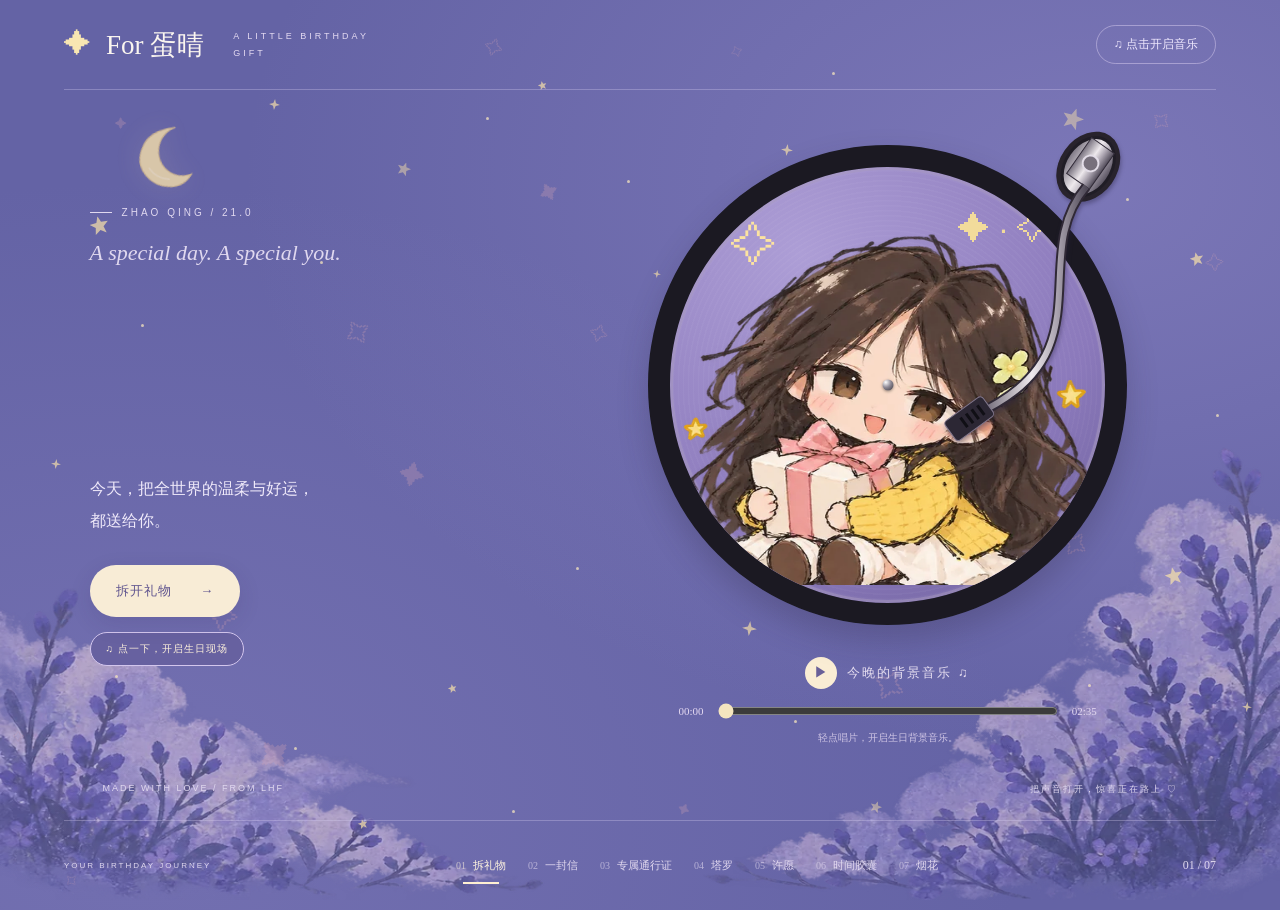
<file: zq/index.html>
<!doctype html>
<html lang="zh-CN"><head><meta charset="utf-8"><meta name="viewport" content="width=device-width,initial-scale=1,viewport-fit=cover"><meta name="theme-color" content="#fbf3f1"><meta name="description" content="一份送给赵晴的21岁生日礼物：信、专属通行证、好运、许愿与烟花。"><meta name="birthday-build" content="zq-mobile-share-20261102"><title>蛋晴的21岁生日 · from lhf</title><style>:root{--ink:#604b50;--pink:#b86780;--muted:#a38c90;--line:#e8d7d8;--paper:#fffaf5}*{box-sizing:border-box}body{margin:0;background:#fcf6f3;color:var(--ink);font-family:Microsoft YaHei,PingFang SC,sans-serif;font-size:14px;background-image:radial-gradient(ellipse at 85% 40%,#f6d9df96,transparent 45%),radial-gradient(ellipse at 10% 80%,#f9e4e4,transparent 44%);transition:background .7s,color .7s}button,a{-webkit-tap-highlight-color:transparent}button{font:inherit;cursor:pointer}button:focus-visible,a:focus-visible{outline:2px solid #b86780;outline-offset:5px}header{height:98px;margin:0 7%;display:flex;justify-content:space-between;align-items:center;border-bottom:1px solid var(--line);position:relative;z-index:3}.brand{color:inherit;text-decoration:none;font:700 24px Georgia,serif;display:flex;align-items:center;gap:6px}.bow{font-size:43px;color:#bb7f94;margin-right:9px}.edition{font:8px sans-serif;letter-spacing:2px;margin-left:23px;max-width:110px;line-height:1.8;color:var(--muted)}.music{border:1px solid var(--line);border-radius:30px;background:transparent;color:inherit;padding:10px 17px;font-size:12px}.page{display:none;position:relative;min-height:calc(100dvh - 197px);padding:40px 8% 36px;animation:enter .6s both}.page.active{display:block}@keyframes enter{0%{opacity:0;transform:translateY(10px)}to{opacity:1;transform:none}}.page#home.active{display:grid;grid-template-columns:1fr 1fr;align-items:center;padding-top:45px;padding-bottom:70px;min-height:calc(100dvh - 197px)}.eyebrow{font:10px sans-serif;letter-spacing:3px;color:#a77780}.eyebrow span{display:inline-block;background:#b67b8a;width:22px;height:1px;vertical-align:middle;margin-right:10px}.handwritten{font:italic 25px Georgia,serif;color:#ba7c8f;margin:22px 0}.hero-copy{z-index:1}.hero-copy h1{font:normal clamp(40px,4.7vw,76px)/1.38 "Songti SC","SimSun",serif;letter-spacing:3px;margin:18px 0}.pink{color:#b96c85}.hero-copy h1 i{font-size:40px;color:#c79d72;vertical-align:top;margin-left:14px}.intro{font-size:13px;line-height:2.1;color:#958087;margin:21px 0 28px}.primary{border:0;border-radius:6px;background:#b76c83;color:#fff9f7;padding:17px 26px;box-shadow:0 7px 17px #ac71831a;font-size:13px;letter-spacing:1px;transition:.2s}.primary:hover{background:#a75b73;transform:translateY(-2px)}.primary span{margin-left:24px}.tiny-note{font-size:10px;color:#ac9599;margin-top:17px;letter-spacing:1px}.hero-art{position:relative;width:100%;aspect-ratio:1.15;min-width:0}.orbit{position:absolute;top:3%;right:2%;bottom:1%;left:2%;border:1px solid #d8b4bd80;border-radius:50%;transform:rotate(-18deg)}.orbit:after{content:"";position:absolute;top:15px;right:-17px;bottom:15px;left:-17px;border:1px dashed #d8b4bd80;border-radius:50%}.sticker{display:block;aspect-ratio:1;background-repeat:no-repeat;background-size:300% 200%;filter:drop-shadow(0 8px 8px #79504c0c);pointer-events:none}.s1{background-image:url(assets/girl-yellow.cd31681ace.webp)}.s2{background-image:url(assets/girl-cat.1d99b2f7d0.webp)}.p0{background-position:0 0}.p1{background-position:50% 0}.p2{background-position:100% 0}.p3{background-position:0 100%}.p4{background-position:50% 100%}.p5{background-position:100% 100%}.main-sticker{position:absolute;width:78%;left:7%;bottom:0;transform:rotate(-6deg)}.balloon{position:absolute;width:44%;right:-9%;top:-14%;transform:rotate(10deg)}.peace{position:absolute;width:34%;left:-14%;bottom:-3%;transform:rotate(-11deg)}.art-caption{position:absolute;top:-5%;left:7%;font:italic 19px Georgia;color:#b1838b;transform:rotate(-8deg)}.stamp{position:absolute;bottom:5%;right:0;transform:rotate(13deg);border:1px solid #b77d8f;border-radius:50%;width:80px;height:80px;display:flex;flex-direction:column;align-items:center;justify-content:center;color:#b77d8f;font:20px Georgia}.stamp small{font:10px sans-serif;margin-top:5px}.star{position:absolute;color:#c59a63;font-size:40px}.star-a{left:0;top:25%}.star-b{right:6%;top:40%;font-size:30px}.art-tag{position:absolute;bottom:-22px;left:29%;background:#fff9f3;padding:10px 18px;box-shadow:0 2px 8px #604b5010;font-size:11px;letter-spacing:2px;transform:rotate(-4deg);color:#a47d83}.home-bottom{position:absolute;left:8%;right:8%;bottom:24px;display:flex;justify-content:space-between;color:#b29b9e;font-size:8px;letter-spacing:2px}footer{min-height:99px;margin:0 7%;border-top:1px solid var(--line);display:flex;align-items:center;justify-content:space-between;gap:20px;position:relative;z-index:2}.footer-label{font-size:8px;letter-spacing:2px;color:#aa9497}.page-number{font:12px Georgia;color:#a58b91}nav{display:flex;gap:28px}nav button{border:0;background:none;color:#b09b9e;padding:13px 1px;position:relative;font-size:11px}nav button span{font:10px Georgia;margin-right:7px;opacity:.65}nav button.selected{color:#a65973}nav button.selected:after{content:"";position:absolute;bottom:2px;left:15%;right:15%;height:2px;background:#b8798e}.section-heading{text-align:center}.section-heading .handwritten{font-size:22px;margin:5px 0 16px}.section-heading h2{font:normal clamp(28px,3vw,44px)/1.5 "SimSun",serif;letter-spacing:2px;margin:0 0 14px}.section-heading>p:last-child{font-size:12px;color:#a18b90;line-height:1.8}.text-button{display:block;margin:25px auto 0;border:0;background:transparent;color:#b27d8b;font-size:12px;padding:10px}.letter-wrap{position:relative;max-width:940px;margin:35px auto 0}.letter-paper{position:relative;margin:auto;width:66%;padding:30px 45px;background:#fff7ee;border:1px solid #e6c9bf;outline:1px solid #e8d1c7;outline-offset:-10px;box-shadow:0 12px 40px #8a565412;transform:rotate(-.7deg);font:14px/2.15 KaiTi,SimSun,serif}.paper-top{text-align:center;color:#b9818c;font:24px Georgia;margin-bottom:25px}.paper-top em{margin:0 15px}.letter-paper p{margin:0 0 18px}.signature{text-align:right}.draft-note{font:10px/1.6 sans-serif;color:#bda8a0;border-top:1px dashed #e5d6cd;margin-top:22px;padding-top:12px}.placeholder{border-bottom:1px dashed #bf8e9b}.letter-friend{width:28%;position:absolute;left:-3%;top:0;transform:rotate(-12deg)}.plush{width:28%;position:absolute;bottom:-10px;right:-3%;transform:rotate(8deg)}.tarot-stage{position:relative;max-width:1000px;margin:25px auto 0;border-radius:50% 50% 12px 12px;background:radial-gradient(ellipse at 50% 75%,#81505a,#482b3a);height:330px;box-shadow:inset 0 0 0 1px #c09a7930;overflow:visible;padding-top:35px}.moon{font:50px Georgia;color:#dfc6a0;text-align:center}.deck{height:190px;display:flex;align-items:flex-end;justify-content:center;padding:0 12%;overflow-x:auto;overflow-y:hidden;scrollbar-width:thin;scrollbar-color:#b08986 transparent}.tarot-card{position:relative;flex:0 0 67px;height:120px;margin-left:-43px;border:1px solid #bc9876;border-radius:5px;background:repeating-linear-gradient(45deg,transparent 0 8px,#d3a46808 8px 9px),#663b49;box-shadow:-3px 0 8px #25151d60;color:#e4c59b;transform:translateY(var(--y)) rotate(var(--r));transition:transform .25s,border-color .25s;transform-origin:center bottom}.tarot-card:before{content:"";position:absolute;top:5px;right:5px;bottom:5px;left:5px;border:1px solid #c5a17c88;border-radius:3px}.tarot-card:after{content:"✧";font:34px Georgia}.tarot-card:hover,.tarot-card:focus-visible{transform:translateY(-35px) rotate(0);border-color:#fff0bf;z-index:4}.tarot-card:first-child{margin-left:0}.deck-hint{text-align:center;color:#d7b7b7;font-size:10px;letter-spacing:2px}.fortune-friend{position:absolute;width:220px;bottom:-15px;left:-50px;z-index:5}.thinking{position:absolute;width:180px;bottom:-20px;right:-20px}.small-print{text-align:center;font-size:10px;color:#b199a0;margin-top:28px}.cake-scene{height:270px;max-width:700px;margin:20px auto;position:relative;display:flex;justify-content:center;align-items:flex-end}.cake-friend{position:absolute;width:220px;left:-20px;bottom:0}.cake-drawing{position:relative;width:230px;height:210px;filter:drop-shadow(0 15px 15px #b97e7e1c);margin-left:70px}.candle{height:55px;width:13px;position:absolute;top:0;left:108px;background:repeating-linear-gradient(135deg,#fff1db 0 7px,#d28598 7px 12px);border-radius:3px;z-index:2}.flame{display:none;position:absolute;width:16px;height:27px;top:-28px;left:-2px;border-radius:80% 15% 65% 40%;background:radial-gradient(ellipse at 40% 80%,#fff9b7,#ffc269 65%,#e38d53);box-shadow:0 0 35px #ffbf55;transform:rotate(-20deg);animation:flicker .5s infinite alternate}.flame.lit{display:block}@keyframes flicker{to{transform:rotate(-9deg) scale(.9,1.06)}}.cake-top{position:absolute;top:44px;left:10px;width:210px;height:51px;border-radius:50%;background:#fff5e9;border:2px solid #edc5ca;z-index:2;display:flex;justify-content:space-around;align-items:center;color:#c2607c;font-size:23px}.cake-body{position:absolute;top:65px;width:210px;left:10px;height:117px;border-radius:0 0 48% 48%/0 0 20% 20%;background:repeating-linear-gradient(90deg,#edb4c3 0 10px,#f4c7d1 10px 15px);border:2px solid #e9aebf;display:grid;place-items:center;color:#af6581;font-size:48px}.cake-base{position:absolute;bottom:20px;width:230px;height:30px;border-radius:50%;background:#fff1df;border:7px dotted #f3d6c7;z-index:3}.plate{position:absolute;bottom:4px;left:-15px;width:260px;height:32px;background:#e7d6c9;border-radius:50%;z-index:0}.cake-star{position:absolute;right:15%;top:40px;font-size:35px;color:#ccaa76}.steps{display:flex;justify-content:center;gap:15px;margin:20px auto;color:#ba9fa4;font-size:11px}.steps i{font-style:normal;opacity:.4}.steps .current{color:#b46980}#cake>.primary{display:block;margin:25px auto 0;min-width:190px}#cake .text-button{margin-top:12px}.final-copy{position:relative;z-index:1;text-align:center;padding-top:36px}.final-copy h2{font:normal clamp(40px,5vw,68px)/1.4 "SimSun",serif;color:#f3e0c3;letter-spacing:4px;margin:22px 0}.final-copy>p:not(.handwritten){font-size:13px;color:#c2b8b8;line-height:2}.outline-button{background:#0e17263d;border:1px solid #c3a57988;padding:13px 23px;color:#e5c9a7;border-radius:4px;margin-top:15px}.night{background:#09131f;color:#ecd9c4}.night header,.night footer{--line:#bd9b6f30}.night .brand,.night .music{color:#d5bda0}.night .handwritten{color:#c6aa8e}.night footer nav button.selected{color:#dfc49e}.celebrate{position:absolute;width:200px;right:10%;top:160px;transform:rotate(9deg)}.tea-end{position:absolute;left:5%;bottom:28px;display:flex;align-items:center;color:#c7b1a5;font-size:11px;line-height:1.9;transform:rotate(-3deg)}.tea-end .sticker{width:125px}.tea-end small{color:#887e80;font-size:9px}.final-signature{text-align:right;font-size:10px;letter-spacing:2px;color:#b6a08d;margin-top:30px}#fireworks{position:fixed;top:0;right:0;bottom:0;left:0;pointer-events:none;z-index:0;width:100%;height:100%;display:none}.night #fireworks{display:block}dialog{border:1px solid #ecd7ce;border-radius:16px;background:#fff9f3;color:var(--ink);padding:45px;max-width:790px;width:90%;box-shadow:0 30px 100px #2e1e3960}dialog::backdrop{background:#2b152c99;-webkit-backdrop-filter:blur(7px);backdrop-filter:blur(7px)}.close{position:absolute;right:15px;top:10px;border:0;background:transparent;color:#a27c83;font-size:28px}.reading-layout{display:grid;grid-template-columns:220px 1fr;gap:35px;align-items:center}.revealed-card{background:radial-gradient(ellipse at center,#915962,#432b3a);color:#e5c59c;height:345px;border:1px solid #c6a77e;outline:1px solid #bd986f;outline-offset:-11px;border-radius:10px;text-align:center;display:flex;flex-direction:column;align-items:center;justify-content:space-around;padding:25px 15px;animation:flip .7s both}@keyframes flip{0%{transform:rotateY(90deg)}to{transform:rotateY(0)}}#card-symbol{font:88px Georgia;text-shadow:0 0 30px #d7b88f66}.revealed-card h3{font:23px SimSun,serif;margin:0}.revealed-card small{font:7px Georgia;letter-spacing:2px}.reading-copy h2{font:28px SimSun,serif}.reading-copy>p{font-size:13px;line-height:2}.reading-copy .eyebrow{font-size:8px;letter-spacing:2px}.lucky-note{padding:12px 0;border-top:1px solid var(--line);border-bottom:1px solid var(--line);font-size:11px;color:#b18186}.reading-copy .secret{font-size:10px;color:#bba2a3}.reading-copy .primary{font-size:10px;padding:14px}.reading-copy .text-button{margin:10px 0 0}.toast{position:fixed;bottom:110px;left:50%;transform:translate(-50%);background:#684350ed;color:#fff;padding:12px 25px;border-radius:30px;opacity:0;pointer-events:none;z-index:20;font-size:12px;transition:opacity .3s}.toast.show{opacity:1}.sparkles{position:fixed;top:0;right:0;bottom:0;left:0;pointer-events:none;overflow:hidden}.sparkles span{position:absolute;color:#d8a4b247;font-size:23px}.night .sparkles{display:none}@media(min-width:1500px){main{max-width:1500px;margin:auto}.hero-art{max-width:650px}}@media(max-width:900px){.edition,.footer-label{display:none}nav{gap:16px}.hero-copy h1{font-size:46px}.hero-art{transform:scale(.95)}.celebrate{right:1%;width:145px}.fortune-friend{width:170px;left:-20px}.thinking{width:140px;right:-10px}.letter-paper{width:75%;padding:30px}.cake-friend{left:0;width:180px}.tea-end{left:1%}}@media(max-width:600px){header{height:75px;margin:0 6%}.brand{font-size:20px}.bow{font-size:34px}.music{padding:8px 12px;font-size:10px}.page{padding:28px 6% 30px;min-height:calc(100dvh - 164px)}.page#home.active{grid-template-columns:1fr;padding:28px 8% 62px;min-height:calc(100dvh - 164px)}.hero-copy h1{font-size:42px;margin:12px 0;line-height:1.3}.hero-copy .handwritten{font-size:19px;margin:16px 0 10px}.hero-copy .intro{font-size:11px;margin:15px 0 18px}.eyebrow{font-size:8px;letter-spacing:2px}.hero-copy .primary{padding:14px 20px;font-size:11px}.tiny-note{font-size:9px;margin-top:12px}.hero-art{width:82%;justify-self:center;margin-top:28px;aspect-ratio:1.3}.main-sticker{width:72%;left:11%}.balloon{width:40%;right:-11%;top:-11%}.peace{width:35%;left:-12%;bottom:0}.art-caption{font-size:14px;left:1%;top:0}.stamp{width:57px;height:57px;font-size:15px;right:-5%}.stamp small{font-size:8px}.star{font-size:25px}.art-tag{font-size:9px;padding:7px 12px;bottom:-10px;left:20%}.home-bottom{bottom:20px;font-size:6px;letter-spacing:1px;gap:20px}.home-bottom span:last-child{font-size:8px}.orbit{top:0;right:0;bottom:0;left:0}.section-heading h2{font-size:28px}.section-heading .handwritten{font-size:20px}.section-heading>p:last-child{font-size:11px}footer{min-height:89px;margin:0 5%;gap:5px;justify-content:center}nav{gap:15px}nav button{font-size:10px}nav button span{display:block;margin:0 0 5px}.page-number{display:none}.letter-wrap{margin:25px auto 0;padding:0 0 60px}.letter-paper{width:93%;font-size:12px;padding:25px 26px}.paper-top{font-size:21px;margin-bottom:22px}.letter-friend{width:100px;left:-20px;top:-13px;z-index:1;transform:translate(-15%) rotate(-10deg)}.plush{width:130px;right:-10px;bottom:-2px}.letter-paper .draft-note{font-size:8px}.tarot-stage{height:350px;margin-top:28px;border-radius:180px 180px 15px 15px;overflow:hidden;padding-top:25px}.fortune-friend{width:130px;left:-18px;bottom:5px}.thinking{width:110px;right:-10px;bottom:8px}.deck{justify-content:flex-start;padding:20px 55px 0;height:190px;align-items:center}.tarot-card{flex-basis:76px;height:135px;margin-left:-38px}.deck-hint{font-size:8px;letter-spacing:0;position:absolute;bottom:2px;left:0;right:0}.small-print{font-size:8px}.cake-scene{height:260px}.cake-friend{width:130px;left:-20px;bottom:0}.cake-drawing{transform:scale(.85);margin-left:45px}.cake-star{right:4%;top:40px}.steps{gap:10px;font-size:10px}.final-copy{padding-top:30px}.final-copy .handwritten{font-size:17px;line-height:1.6;padding:0 20px}.final-copy h2{font-size:42px}.celebrate{position:relative;width:140px;top:auto;right:auto;margin:15px auto 0}.tea-end{position:relative;left:auto;bottom:auto;justify-content:center;margin-top:0}.tea-end .sticker{width:90px}.final-signature{text-align:center;font-size:8px;margin:15px 0 5px}.final-copy .text-button{margin-top:10px}.reading-layout{grid-template-columns:1fr;gap:10px}.revealed-card{width:155px;height:220px;margin:0 auto;padding:17px 10px}#card-symbol{font-size:55px}.revealed-card h3{font-size:19px}.revealed-card small{font-size:5px}.reading-copy{text-align:center}.reading-copy h2{font-size:25px;margin:12px 0}.reading-copy>p{font-size:12px;margin:10px 0}.reading-copy .secret{font-size:9px}dialog{padding:27px 24px;max-height:90dvh}.reading-copy .text-button{margin:8px auto 0}.toast{font-size:10px;width:max-content;max-width:90%}}@media(prefers-reduced-motion:reduce){*,*:before,*:after{animation:none!important;transition:none!important}}:root{scroll-behavior:smooth}@media(max-width:600px){.hero-copy h1{font-size:clamp(28px,8.3vw,42px);letter-spacing:1px}.hero-copy h1 i{font-size:24px;margin-left:5px}.hero-art{margin-top:20px}.intro br{display:none}.page#home.active{padding-top:24px}.hero-copy .handwritten{font-size:clamp(15px,4.3vw,19px)}}.reading-friend{width:70px;float:right;margin:-15px -12px 0 5px}.spread-meta{max-width:760px;margin:22px auto 0;display:flex;justify-content:space-between;gap:16px;align-items:center;font-size:10px;color:#ad8c94;letter-spacing:1px}.spread-meta strong{color:#a85b76;font-size:12px;white-space:nowrap}.spread-instruction{text-align:center;color:#a56a7e;font-size:12px;margin:20px 0 15px}.spread-slots{display:grid;grid-template-columns:repeat(3,1fr);gap:12px;max-width:760px;margin:auto}.spread-slot{background:#fffaf680;border:1px dashed #dbc2c9;border-radius:9px;min-height:138px;display:flex;flex-direction:column;align-items:center;padding:15px 10px;color:#a38b91;gap:7px}.spread-slot:disabled{cursor:default;opacity:1}.spread-slot.filled{border:1px solid #c798a7;background:#fff9f4;box-shadow:0 4px 20px #9d65760b;transition:transform .2s}.spread-slot.filled:hover{transform:translateY(-3px)}.slot-index{font-size:9px;letter-spacing:2px;color:#ad7b8c}.slot-symbol{font:27px Georgia;color:#c69b6f}.spread-slot strong{font:16px SimSun,serif;font-weight:400;color:#8d6877}.spread-slot small{font-size:9px;line-height:1.6;color:#b29ca1}.spread-summary{max-width:760px;margin:28px auto 0;text-align:center;background:#f7e7e9;padding:20px;border-radius:8px;font-size:13px;color:#9b6578}.spread-summary p{font-size:11px;line-height:1.9;margin-bottom:0}.spread-summary[hidden]{display:none}#tarot .tarot-stage{margin-top:25px;height:290px}#tarot .moon{font-size:38px}#tarot .deck{height:165px}.tarot-card.picked{background:#b67c83;color:#ffe0aa}.tarot-card.picked:after{content:none}.tarot-card.picked{font:30px Georgia}.tarot-card.sealed{opacity:.38;cursor:default;filter:saturate(.45)}.tarot-card.sealed:hover{transform:translateY(var(--y)) rotate(var(--r));z-index:auto}#tarot .small-print{margin:14px 0 0}#spread-storage{font-size:9px;color:#b29ca3}#tarot .text-button{margin-top:14px}#reading{max-width:880px;width:94%;padding:40px;max-height:92dvh;overflow:auto}#reading .reading-layout{grid-template-columns:225px minmax(0,1fr);align-items:start;gap:35px}#reading .revealed-card{height:365px;margin-top:10px;position:sticky;top:0}#reading .reading-copy{min-width:0}#reading .reading-copy h2{font-size:30px;margin:14px 0}#reading .reading-copy .eyebrow{letter-spacing:2px;font-size:10px;margin-top:5px;color:#a77486}#reading .fortune-keywords{font-size:11px;color:#b3828e;margin:0 0 18px;clear:both}.card-footer{font:6px Georgia;letter-spacing:1.4px;opacity:.65}.tarot-tabs{display:flex;border-bottom:1px solid #e7d2d6;margin-bottom:16px;gap:16px}.tarot-tabs button{font-size:11px;white-space:nowrap;background:none;border:0;border-bottom:2px solid transparent;color:#b4979f;padding:10px 0;margin-bottom:-1px}.tarot-tabs button.active{border-color:#b66b84;color:#99576e}.tarot-panel{font-size:13px;line-height:2;color:#816a73;min-height:136px}.tarot-panel[hidden]{display:none}.tarot-panel p{margin:0 0 14px}.tarot-symbols{margin-top:15px;padding:12px 0;border-top:1px solid #ebd9d8;border-bottom:1px solid #ebd9d8}.tarot-symbols summary{font-size:11px;color:#a37483;cursor:pointer}.tarot-symbols p{font-size:12px;line-height:1.8;color:#8d727c;margin:10px 0 4px}.tarot-symbols small{font-size:9px;color:#b49ca2}.tarot-source{display:inline-block;font-size:9px;color:#b39ca0;margin:12px 0 17px;text-underline-offset:3px}#reading #keep-reading{display:block;font-size:11px;padding:14px 18px;width:100%}.action-done{display:block;text-align:left;padding:9px 13px;border:1px solid #dec1c9;background:#fcf0ef;color:#ac7384;border-radius:5px;font-size:10px;line-height:1.7;margin:0 0 16px}.action-done[aria-pressed=true]{background:#efe6d7;color:#867148;border-color:#cfc19e}#tarot-question{display:block;font-size:11px;color:#96747f;margin-bottom:8px}#tarot-note{width:100%;resize:vertical;min-height:76px;font:12px/1.8 inherit;border:1px solid #e5d2d6;background:#fffdfa;color:#715966;border-radius:5px;padding:10px}#tarot-note:focus{outline:1px solid #bd8196}.note-save-row{display:flex;gap:12px;align-items:center;margin-top:8px}.note-save-row button{background:none;border:0;color:#ad6b83;padding:0;font-size:10px;white-space:nowrap}.note-save-row span{font-size:9px;color:#ad999e;line-height:1.6}#reading .reading-friend{width:65px;margin-top:-8px}#tarot .thinking{width:150px}#tarot .fortune-friend{width:190px}@media(max-width:600px){.spread-meta{font-size:8px;letter-spacing:0;margin-top:18px}.spread-meta strong{font-size:10px}.spread-instruction{font-size:10px;margin:16px 0 12px}.spread-slots{gap:7px}.spread-slot{min-height:120px;padding:12px 5px;gap:7px}.slot-index{font-size:8px;letter-spacing:0}.slot-symbol{font-size:22px}.spread-slot strong{font-size:14px}.spread-slot small{font-size:8px;line-height:1.6}#tarot .tarot-stage{height:290px;border-radius:140px 140px 12px 12px;margin-top:20px}#tarot .deck{height:160px;padding-top:15px}#tarot .fortune-friend{width:110px;bottom:12px}#tarot .thinking{width:100px;bottom:12px}#tarot .small-print{font-size:8px;line-height:1.8}#spread-storage{font-size:8px}.spread-summary{padding:16px 12px}.spread-summary strong{font-size:12px}.spread-summary p{font-size:10px}#reading{padding:30px 22px}#reading .reading-layout{grid-template-columns:1fr;gap:20px}#reading .revealed-card{position:relative;top:auto;width:150px;height:225px;margin:0 auto;padding:18px 12px}#reading .reading-copy{text-align:left}#reading .reading-copy h2{font-size:26px;margin:12px 0}#reading .reading-copy .eyebrow{font-size:9px}#reading .reading-copy .fortune-keywords{font-size:10px}.tarot-tabs{gap:16px;margin-bottom:13px}.tarot-tabs button{font-size:10px}.tarot-panel{font-size:12px;min-height:110px}.tarot-symbols summary{font-size:10px}#reading #keep-reading{font-size:10px}.card-footer{font-size:5px;letter-spacing:.7px}#reading .reading-friend{width:60px}}.age-badge{display:flex;flex-direction:column;align-items:center;justify-content:center;gap:1px;width:87px;height:87px;border:1px solid #fff5dc;border-radius:50%;background:#fff7e9d9;box-shadow:0 2px #c8879c1a;position:relative;margin-top:10px;z-index:2}.cake-body .age-badge b{font:italic 45px/.95 Georgia,serif;font-weight:700;letter-spacing:0;color:#b87488;text-shadow:1px 2px 0 #ffe8ce}.age-tiny{font:7px Georgia,serif;letter-spacing:2px;color:#b38a66}.age-badge:before,.age-badge:after{content:"✦";position:absolute;top:35px;color:#cba576;font-size:12px}.age-badge:before{left:8px}.age-badge:after{right:8px}.letter-paper.final-letter{width:78%;padding:38px 47px;line-height:2.1;transform:rotate(-.35deg)}.final-letter p{margin-bottom:20px}.final-letter .signature{margin-top:26px;font-size:14px;color:#ac7386}.final-letter .paper-top{margin-bottom:30px}@media(max-width:600px){.letter-paper.final-letter{width:96%;padding:30px 26px;font-size:13px;line-height:2.05}.final-letter .paper-top{font-size:20px}.final-letter .signature{font-size:12px}}#cake{overflow:hidden}.kitten{aspect-ratio:1;background-size:contain;background-position:center;background-repeat:no-repeat;position:absolute;pointer-events:none;filter:drop-shadow(0 9px 10px #ad879013)}.cat-star{background-image:url(assets/cat-star.3ce9a647fa.webp);right:13%;bottom:4px;width:128px;transform:rotate(9deg)}.cat-gift{background-image:url(assets/cat-gift.e68801f329.webp);right:4%;top:-26px;width:116px;transform:rotate(12deg)}.cat-moon{background-image:url(assets/cat-moon.6d4f340b5e.webp);left:0;top:-20px;width:152px;transform:rotate(-12deg)}.cake-kitten{background-image:url(assets/cat-topper.fac5365e45.webp);width:85px;right:13px;top:-9px;z-index:6;transform:rotate(6deg)}#cake .cake-scene{max-width:950px;height:350px;margin-top:40px;margin-bottom:25px;align-items:flex-end}#cake .cake-drawing{margin-left:5%;transform:scale(1.18);transform-origin:center bottom;margin-bottom:10px;isolation:isolate}#cake .cake-friend{left:12%;width:190px;bottom:0}#cake .cake-top{background:radial-gradient(ellipse,#fffaf0 0 65%,#ffe2da);border-color:#e9b3c1}#cake .cake-top>span{opacity:.3;font-size:11px}#cake .cake-body{background:repeating-linear-gradient(90deg,#e8adbe 0 9px,#f7c9d5 9px 15px);box-shadow:inset 0 -10px 18px #cf8fa52b}#cake .age-badge{background:#fff8e9;border:2px dotted #e4b78e;box-shadow:0 3px 7px #ae6f8315;z-index:6}.cake-cream{position:absolute;top:66px;left:12px;width:206px;height:34px;display:flex;align-items:center;justify-content:space-around;z-index:5}.cake-cream i{display:block;width:29px;height:25px;border-radius:70% 30% 50% 50%;transform:rotate(-15deg);background:repeating-conic-gradient(from 0deg at 50% 60%,#fff9ed 0deg 24deg,#f5dfcf 24deg 40deg);box-shadow:0 3px 2px #ce9ba02b}.berry{position:absolute;width:24px;height:30px;border-radius:60% 60% 55% 55%;background:radial-gradient(ellipse at 30% 30%,#ffd9a2 0 1px,transparent 2px) 0 0/8px 9px,#d46d88;box-shadow:inset -4px -3px 5px #aa395329;z-index:6}.berry:before{content:"✶";position:absolute;top:-10px;left:3px;color:#93a776;font-size:23px}.berry-a{left:37px;top:37px;transform:rotate(-15deg)}.berry-b{left:83px;top:50px;transform:rotate(12deg);width:20px;height:25px}.cake-star-pick,.cake-moon-pick{position:absolute;z-index:4;color:#d4ac69;font:35px Georgia;top:1px;left:24px;transform:rotate(-12deg);text-shadow:1px 1px 0 #fff6c3}.cake-star-pick:after,.cake-moon-pick:after{content:"";display:block;height:36px;width:1px;background:#c6a878;position:absolute;left:50%;top:29px}.cake-moon-pick{font-size:27px;left:74px;top:15px}.cake-moon-pick:after{top:23px;height:23px}.cake-drip{position:absolute;left:15px;top:77px;width:200px;height:39px;display:flex;z-index:4;justify-content:space-around}.cake-drip i{display:block;width:66px;border-bottom:2px solid #fff4e0;border-radius:0 0 50% 50%}.cake-drip i:nth-child(2){height:32px}.icing-bow{position:absolute;width:37px;height:26px;z-index:6;top:125px}.bow-left{left:18px;transform:rotate(-10deg)}.bow-right{right:15px;transform:rotate(10deg)}.icing-bow:before,.icing-bow:after{content:"";position:absolute;top:1px;width:19px;height:18px;background:linear-gradient(145deg,#e8a2b9,#c07a97);border:1px solid #fbdbe6}.icing-bow:before{left:0;border-radius:5px 70% 40% 8px;transform:rotate(12deg)}.icing-bow:after{right:0;border-radius:70% 5px 8px 40%;transform:rotate(-12deg)}.icing-bow i{position:absolute;left:15px;top:7px;width:8px;height:14px;background:#c17893;border-radius:4px;z-index:1;box-shadow:0 3px #b2768f}#cake .cake-base{border:7px dotted #fff9eb;background:#f9dfcc}#cake .candle{z-index:7}#cake .cake-star{right:28%;top:80px;font-size:29px}.wish-halo{position:absolute;width:410px;height:300px;left:50%;bottom:-15px;transform:translate(-45%);border-radius:50%;border:1px dashed #dcb7c04d;background:radial-gradient(ellipse,#fff4d873,transparent 66%);pointer-events:none}.wish-star{position:absolute;color:#c5a168;pointer-events:none}.ws1{left:25%;top:45px;font-size:26px}.ws2{right:8%;bottom:120px;font-size:22px;color:#d5a1b1}.ws3{left:8%;bottom:82px;font-size:20px}.ws4{right:21%;top:80px;font-size:42px;color:#d4b475;transform:rotate(-20deg)}.ws5{left:39%;top:0;font-size:16px}.wish-garland{position:absolute;top:18px;left:5%;right:5%;height:115px;display:flex;justify-content:space-around;pointer-events:none;z-index:0;color:#d9ba91}.wish-garland span{position:relative;font:22px Georgia;opacity:.65;transform:translateY(10px)}.wish-garland span:before{content:"";position:absolute;width:1px;height:55px;background:linear-gradient(#d5b49000,#d5b49070);top:-57px;left:50%}.wish-garland span:nth-child(2){transform:translateY(65px);font-size:29px}.wish-garland span:nth-child(3){visibility:hidden}.wish-garland span:nth-child(4){transform:translateY(60px)}.wish-garland span:nth-child(5){transform:translateY(12px)}#cake>.section-heading{position:relative;z-index:1}@media(max-width:900px){#cake .cake-friend{left:0;width:165px}.cat-star{right:3%;width:110px}.cat-gift{right:0;width:95px}.cat-moon{width:125px;left:0}.ws4{right:14%}}@media(max-width:600px){#cake .cake-scene{height:310px;margin-top:40px;max-width:390px;margin-left:auto;margin-right:auto}#cake .cake-drawing{transform:scale(.94);margin:0 0 15px 28px}#cake .cake-friend{width:112px;left:-17px;bottom:0;z-index:8}.cat-star{width:83px;right:-8px;bottom:1px;transform:rotate(7deg);z-index:8}.cat-moon{width:91px;left:3px;top:-13px}.cat-gift{width:80px;right:0;top:-12px}.wish-halo{width:265px;height:240px;bottom:0;transform:translate(-50%)}#cake .cake-star{right:6%;top:103px;font-size:18px}.ws1{left:35%;top:22px;font-size:19px}.ws2{right:0;bottom:99px;font-size:18px}.ws3{left:0;bottom:139px;font-size:15px}.ws4{right:15%;top:71px;font-size:25px}.ws5{left:15%;top:99px;font-size:13px}.wish-garland{top:18px;left:0;right:0;opacity:.5}.wish-garland span:nth-child(2){transform:translateY(85px);font-size:18px}.wish-garland span:nth-child(4){transform:translateY(80px);font-size:17px}.wish-garland span{font-size:15px}.cake-kitten{width:80px;top:-6px}#cake .steps{position:relative;z-index:9;margin-top:10px}}#letter .letter-wrap{padding-bottom:170px}#letter .plush{width:160px;right:10%;bottom:-3px;transform:rotate(5deg);-webkit-clip-path:inset(0 0 5% 0);clip-path:inset(0 0 5% 0)}#letter .final-letter .signature{position:relative;z-index:1;clear:both;padding:12px 0 2px;margin-top:28px;border-top:1px dashed #ead5d2}@media(max-width:600px){#letter .letter-wrap{padding-bottom:140px}#letter .plush{width:135px;right:1%;bottom:-2px}#letter .final-letter .signature{padding-top:16px;margin-top:22px}}.home-music-start{display:block;margin:15px 0 0;border:1px solid #d8b6c1;border-radius:22px;background:#fff8f3;color:#ad6d84;font-size:10px;padding:9px 15px;letter-spacing:1px}.home-music-start[hidden]{display:none}.voice-player{border:1px solid #ecd5d8;border-radius:9px;background:#fcf0ed;padding:15px 18px;margin:1px 0 30px;transform:rotate(.35deg)}.voice-label{display:flex;align-items:center;gap:11px;margin-bottom:10px}.voice-label>span{font:25px Georgia;color:#b8758d}.voice-label strong{font:12px Microsoft YaHei,sans-serif;letter-spacing:1px;color:#9f667c}.letter-paper .voice-label p{font:10px/1.8 Microsoft YaHei,sans-serif;color:#b198a0;margin:5px 0 0}.voice-player audio{display:block;width:100%;height:37px;border-radius:20px;color-scheme:light}header .music{white-space:nowrap;flex-shrink:0}@media(max-width:600px){.voice-player{padding:12px;margin-bottom:25px}.voice-label strong{font-size:11px}.letter-paper .voice-label p{font-size:9px}header .brand{font-size:18px;gap:4px}header .bow{font-size:28px;margin-right:4px}header .music{padding:8px 9px;font-size:9px}}.voice-player{border:0;background:transparent;border-radius:0;padding:0;margin:0 0 28px}.voice-player .voice-label{position:absolute;width:1px;height:1px;margin:-1px;padding:0;overflow:hidden;clip:rect(0,0,0,0);-webkit-clip-path:inset(50%);clip-path:inset(50%);white-space:nowrap;border:0}.voice-player audio{height:37px}@media(max-width:600px){.voice-player{padding:0;margin-bottom:25px}}.passport-heading{max-width:1040px;margin:32px auto 17px;display:flex;justify-content:space-between;gap:15px;font:9px/1.8 Georgia,serif;letter-spacing:1.8px;color:#ac8e91}.passport-heading b{font:12px Microsoft YaHei,sans-serif;letter-spacing:1px;color:#916e79;margin-left:12px}.ticket-grid{display:grid;grid-template-columns:repeat(3,minmax(0,1fr));gap:22px;max-width:1040px;margin:auto}.gift-ticket{position:relative;display:flex;flex-direction:column;min-width:0;border:1px solid var(--ticket-border);border-radius:12px;background:var(--ticket-bg);color:#73565e;text-align:left;padding:0;box-shadow:0 8px 22px #78565c09;transition:transform .2s,box-shadow .2s;overflow:hidden}.gift-ticket:hover,.gift-ticket[aria-expanded=true]{transform:translateY(-5px);box-shadow:0 12px 25px #78565c15}.gift-ticket[aria-expanded=true]{outline:2px solid var(--ticket-border);outline-offset:4px}.coffee-ticket{--ticket-border:#cbdac9;--ticket-bg:#eef3e9}.dinner-ticket{--ticket-border:#e7cbb6;--ticket-bg:#fbecdc}.pork-ticket{--ticket-border:#d9cce3;--ticket-bg:#f1eaf5}.ticket-main{display:flex;flex-direction:column;padding:25px 25px 22px;min-height:230px}.ticket-id{font:8px/1.5 Georgia,serif;letter-spacing:1.8px;opacity:.65}.ticket-title{display:flex;justify-content:space-between;align-items:center;margin:18px 0 8px;font:30px SimSun,serif;letter-spacing:2px;gap:8px}.ticket-icon{width:72px;height:72px;flex-shrink:0}.ticket-line{font-size:11px;line-height:1.9;color:#a08687;margin-bottom:20px}.ticket-value{display:flex;align-items:baseline;justify-content:space-between;gap:7px;margin-top:auto;font:9px Georgia,serif;letter-spacing:1px;color:#947d80}.ticket-value b{font:17px SimSun,serif;letter-spacing:1px;color:#8a6370}.ticket-stub{display:flex;justify-content:space-between;padding:17px 24px;border-top:1px dashed var(--ticket-border);font-size:10px;color:#9c7e88;position:relative}.ticket-stub:before,.ticket-stub:after{content:"";position:absolute;top:-8px;width:15px;height:15px;border:1px solid var(--ticket-border);background:#fcf6f3;border-radius:50%}.ticket-stub:before{left:-9px}.ticket-stub:after{right:-9px}.passport-note{max-width:1040px;margin:19px auto 0;display:flex;justify-content:space-between;font-size:10px;letter-spacing:1px;color:#b49aa1}.ticket-detail{position:relative;max-width:760px;margin:35px auto 10px;border:1px solid #e5d1cc;background:#fffaf4;padding:32px 35px;text-align:center;border-radius:10px;scroll-margin-top:25px}.ticket-detail[hidden]{display:none}.ticket-close{position:absolute;right:13px;top:8px;border:0;background:none;color:#b68b98;font:25px Georgia}.detail-kicker{font:9px Georgia;letter-spacing:2px;color:#b18e91}.ticket-detail h3{font:27px SimSun,serif;letter-spacing:2px;margin:16px 0}.ticket-detail p{font-size:12px;line-height:2.1;color:#967d84}.ticket-detail small{display:block;font-size:10px;line-height:1.9;color:#b39da1;margin:14px 0 0}.coffee-trio{font-size:36px;letter-spacing:15px;margin:22px auto 14px;color:#9b7a65}.coffee-trio span{display:inline-block;transform:translateY(-7px)}.soft-button{border:1px solid #dfc7cd;background:#fff8f4;border-radius:5px;padding:12px 18px;font-size:11px;color:#ac788a}.soft-button:disabled{cursor:default;opacity:.65}.ticket-detail .primary{font-size:11px;padding:14px 22px}.ticket-feedback{min-height:20px;font-size:11px!important}.claim-code{width:100%;border:1px dashed #d8b8c3;background:#fef5f0;padding:12px;color:#8d6271;text-align:center;font-size:12px;margin-top:10px}.pork-prompt{margin:24px auto;padding:23px 20px;max-width:540px;border-radius:8px;background:#f3edf4;color:#9b7f9e;line-height:1.9;font-size:12px;min-height:100px;display:flex;align-items:center;justify-content:center;flex-direction:column}.pork-prompt strong{font:19px SimSun,serif;color:#8c6881;margin-bottom:9px}.pork-prompt p{margin:0;font-size:12px}.pork-actions{display:flex;justify-content:center;gap:12px;flex-wrap:wrap}.capsule-wrap{position:relative;max-width:830px;margin:32px auto 0}.capsule-paper{position:relative;padding:30px 40px 32px;background:#fff9f0;border:1px solid #e5ccbf;box-shadow:0 10px 30px #9e70700b;z-index:1}.capsule-address{display:flex;justify-content:space-between;gap:10px;font-size:9px;letter-spacing:2px;color:#b08e90;border-bottom:1px solid #eeded4;padding-bottom:19px;margin-bottom:25px}.capsule-step{display:block;font-size:12px;line-height:1.9;color:#8f6d7b;margin:23px 0 14px}.keyword-grid{display:grid;grid-template-columns:repeat(3,1fr);gap:10px}.keyword-grid button{position:relative;border:1px solid #e6d0d0;background:#fffaf7;border-radius:7px;display:flex;flex-direction:column;align-items:center;padding:15px 8px;color:#a47788;font:19px SimSun,serif;letter-spacing:2px;gap:7px;transition:.2s}.keyword-grid button>span{font:20px Georgia;color:#c5a477}.keyword-grid button small{font:9px Microsoft YaHei,sans-serif;letter-spacing:0;color:#b29b9e}.keyword-grid button[aria-pressed=true]{background:#f5e3e7;border-color:#bc8193;box-shadow:inset 0 0 0 1px #bc8193}.keyword-guidance{margin:20px 0 26px;padding:17px 19px;border-left:2px solid #dbc1c0;background:#f7efe8;font:13px/2.1 KaiTi,SimSun,serif;color:#967f82;min-height:95px}.keyword-guidance h3{font:16px SimSun,serif;color:#aa7387;margin:0 0 9px}.keyword-guidance p{margin:0}.capsule-sentence{font-size:12px;line-height:1.9;color:#b28796;margin:15px 0 10px}#capsule-note{display:block;width:100%;padding:16px;border:1px solid #e5cfd0;border-radius:5px;background:#fffdf9;color:#775e67;font:14px/1.95 Microsoft YaHei,sans-serif;resize:vertical;min-height:135px}#capsule-note:focus{outline:1px solid #b77d90;outline-offset:2px}.capsule-note-footer{display:flex;justify-content:space-between;gap:15px;margin:10px 0 24px;font-size:9px;line-height:1.8;color:#b399a0}#capsule-count{white-space:nowrap}#seal-capsule{display:block;margin:auto;font-size:12px}#capsule-status{font-size:11px;color:#ad7588;text-align:center;line-height:1.9}#capsule-privacy{display:block;font-size:9px;line-height:1.9;color:#b59fa1;text-align:center}.capsule-friend{position:absolute;right:-115px;bottom:0;width:160px;transform:rotate(7deg);z-index:0;opacity:.85}.capsule-saved{position:relative;max-width:750px;margin:30px auto 0;background:#f8ebe7;border:1px solid #e8cfc8;padding:40px 35px 30px;text-align:center;scroll-margin-top:25px}.capsule-saved[hidden]{display:none}.capsule-saved h3{font:22px/1.7 SimSun,serif;color:#966575}.capsule-saved>p:not(.handwritten){font:14px/2.1 KaiTi,SimSun,serif;color:#967a81;white-space:pre-wrap;overflow-wrap:anywhere}.capsule-saved .handwritten{font-size:18px;margin-top:12px}.capsule-saved>small{font-size:9px;color:#b1969b}.saved-seal{display:flex;flex-direction:column;justify-content:center;align-items:center;width:65px;height:65px;border:2px solid #bd8394;border-radius:50%;margin:0 auto 22px;font:italic 25px Georgia;color:#b87d90;transform:rotate(-12deg)}.saved-seal small{font:9px Microsoft YaHei,sans-serif;margin-top:3px}.capsule-save-actions{display:flex;justify-content:center;gap:12px;flex-wrap:wrap;margin-top:25px}.capsule-save-actions .primary{font-size:11px;padding:14px 22px}#capsule-card-preview{max-width:100%;height:auto;border-radius:7px;border:1px solid #e3c9c7;margin-top:16px}.capsule-save-hint{font-size:10px!important}.capsule-save-hint:empty{display:none}footer nav{gap:20px}.page-number{white-space:nowrap}@media(max-width:1100px){.ticket-grid{gap:14px}.ticket-main{padding:22px 18px}.ticket-title{font-size:26px}.ticket-icon{width:61px;height:61px}.ticket-stub{padding:15px 18px}.ticket-value{letter-spacing:0}.capsule-friend{right:-40px;opacity:.3}footer nav{gap:13px}}@media(max-width:600px){.passport-heading{margin-top:25px;font-size:7px;letter-spacing:1px}.passport-heading b{font-size:10px;margin-left:5px}.ticket-grid{grid-template-columns:1fr;gap:17px;max-width:370px}.gift-ticket{flex-direction:row}.ticket-main{min-height:163px;padding:19px 20px;width:calc(100% - 68px)}.ticket-id{font-size:7px;letter-spacing:1px}.ticket-title{font-size:27px;margin:8px 0 0}.ticket-icon{width:55px;height:55px}.ticket-line{font-size:10px;margin-bottom:13px}.ticket-value{font-size:8px}.ticket-value b{font-size:15px}.ticket-stub{width:68px;flex-shrink:0;flex-direction:column;justify-content:space-between;align-items:center;border:0;border-left:1px dashed var(--ticket-border);padding:22px 9px;writing-mode:vertical-rl;font-size:10px;letter-spacing:2px}.ticket-stub:before{left:-8px;top:-9px}.ticket-stub:after{left:-8px;top:auto;bottom:-9px}.passport-note{font-size:9px;margin-top:20px}.gift-ticket:hover,.gift-ticket[aria-expanded=true]{transform:none}.ticket-detail{padding:28px 20px;margin-top:27px}.ticket-detail h3{font-size:23px}.ticket-detail p{font-size:12px}.ticket-detail small{font-size:9px}.coffee-trio{font-size:31px}.pork-prompt{padding:20px 15px}.capsule-wrap{margin-top:25px}.capsule-paper{padding:23px 19px}.capsule-address{font-size:8px;letter-spacing:1px;gap:8px;padding-bottom:16px}.capsule-step{font-size:11px}.keyword-grid{gap:7px}.keyword-grid button{font-size:18px;padding:12px 3px;letter-spacing:1px}.keyword-grid button small{font-size:8px}.keyword-guidance{font-size:13px;padding:15px;line-height:2.05;margin-bottom:23px}#capsule-note{font-size:14px;padding:12px}.capsule-sentence{font-size:11px}.capsule-note-footer{font-size:8px}.capsule-friend{display:none}.capsule-saved{padding:30px 21px}.capsule-saved h3{font-size:20px}.capsule-saved .handwritten{font-size:15px}.capsule-saved>p:not(.handwritten){font-size:14px}footer{min-height:100px;margin:0 3%;padding:12px 0}footer nav{display:grid;grid-template-columns:repeat(7,minmax(0,1fr));gap:0;width:100%}footer nav button{padding:10px 1px;font-size:9px;letter-spacing:-.3px;white-space:nowrap;min-height:48px}footer nav button span{font-size:9px;margin-bottom:7px}footer nav button.selected:after{bottom:0;left:20%;right:20%}}@media(max-width:360px){footer nav button{font-size:8px}.ticket-main{padding:17px 14px}.ticket-line{font-size:9px}.keyword-grid button small{font-size:7px}}</style><style>:root{--ink:#faf5ef;--pink:#ded3ff;--muted:#d9d3ee;--line:#d5ccef55;--paper:#f5effb}body{background:#6463a5;background-image:radial-gradient(ellipse at 85% 20%,#9990ce70,transparent 55%),radial-gradient(ellipse at 10% 90%,#807bbb90,transparent 55%);color:var(--ink)}header,footer{margin-left:5%;margin-right:5%}header{height:90px}.brand{font-weight:400;font-size:27px}.bow{font-size:27px;color:#f8e6b2}.edition{color:#e3d9f1;max-width:160px;letter-spacing:3px;font-size:9px}.music{color:#eee7fd;border-color:#d9ceef80}.hero-copy h1{font-size:clamp(36px,4.6vw,72px);line-height:1.4;letter-spacing:2px}.hero-copy .pink{color:#fff2d9}.hero-copy .intro{font-size:16px;line-height:2;color:#f0eafa}.eyebrow,.handwritten,.tiny-note,.home-bottom,.footer-label,.page-number,.text-button,.section-heading>p:last-child{color:#e0d8ef}.eyebrow span{background:#e0d8ef}.hero-copy .handwritten{font-size:22px}.primary{background:#f8ecd6;color:#60558f;border-radius:40px;box-shadow:0 7px 22px #33295d22}.primary:hover{background:#fff6e8}.primary:focus-visible,button:focus-visible{outline-color:#fff2d9}.page#home.active{padding:28px 7% 65px;grid-template-columns:45% 55%;min-height:calc(100dvh - 189px)}.hero-art{aspect-ratio:auto;min-height:470px}.home-bottom{font-size:9px}.home-music-start{color:#fff2dc;border-color:#d3c6ed;background:#6761a0}nav{gap:21px}nav button{color:#e1d8ef}nav button.selected{color:#fff4df}nav button.selected:after{background:#fff0d2}footer{min-height:90px}.section-heading h2{color:#fff2df}.section-heading .handwritten{color:#dcd2f5}.letter-paper,.capsule-paper,.capsule-saved,.ticket-detail{background:#f6f0fc;color:#514263;border-color:#c7b8e2}.letter-paper{outline-color:#d1c1e4}.paper-top{color:#8570ab}.letter-paper p{color:#574763}.voice-player{background:#e9e0f5;border-color:#d8c7e6}.voice-label,.voice-label strong{color:#705c91}.voice-label p{color:#827295}.letter-paper .signature{color:#79618e}.passport-heading,.passport-note{color:#e2d9f0;border-color:#c8bce055}.gift-ticket{color:#554270!important;border-color:#cfc0e3!important;background:#eee9fa!important;box-shadow:0 10px 20px #32264f1f}.dinner-ticket{background:#f8eff5!important}.pork-ticket{background:#eee2f6!important}.ticket-id{color:#83709e}.ticket-title{color:#493763}.ticket-icon{width:64px;height:64px}.ticket-line{color:#80708f}.ticket-value{color:#665078;border-color:#d7c7e5}.ticket-value b{color:#5c4482}.ticket-stub{color:#876e9d;border-color:#cbb6de}.gift-ticket:focus-visible{outline-color:#fff0d2}.gift-ticket[aria-expanded=true]{outline:2px solid #f8e6bd;outline-offset:5px}.ticket-detail h3{color:#634b83}.ticket-detail p{color:#80708f}.ticket-detail .primary{background:#7463a4;color:#fff}.ticket-close{color:#7c669d}.coffee-trio{font-size:30px;letter-spacing:6px}.soft-button{background:#e9e0f1;color:#78658d;border-color:#d4c5e3}.claim-code{color:#5c4978;background:#fffafd;border-color:#cfbee0}.sticker.s1{background-image:url(assets/girl-yellow.cd31681ace.webp);background-size:200% 200%}.sticker.s2{background-image:url(assets/girl-cat.1d99b2f7d0.webp);background-size:200% 200%}.sticker.p0{background-position:0 0}.sticker.p1{background-position:100% 0}.sticker.p2{background-position:0 100%}.sticker.p3{background-position:100% 100%}.sticker.p4{background-position:0 0}.sticker.p5{background-position:100% 100%}.letter-friend{background-image:url(assets/girl-cat.1d99b2f7d0.webp)!important;background-position:0 100%!important}.capsule-friend{background-image:url(assets/girl-red.d168f2c504.webp)!important;background-position:100% 100%!important}.plush{background-image:url(assets/girl-braid.f4ac9494b4.webp)!important;background-position:100% 0!important}.cake-friend{background-position:0 100%!important}.keyword-grid button{background:#eee6f6;border-color:#d9c9e6;color:#74638b}.keyword-grid button[aria-pressed=true]{background:#dcd0ef;border-color:#a691bd}.keyword-guidance{background:#f2eaf8}.capsule-paper textarea{background:#fffaff;color:#56496a}.capsule-saved h3{color:#69547f}.tarot-stage{background:radial-gradient(ellipse at 50% 75%,#675183,#332640)}.record-zone{position:relative;margin:0 auto;width:min(100%,510px);padding-top:12px}.vinyl-trigger{width:100%;aspect-ratio:1;border:0;padding:0;background:none;display:block;border-radius:50%;position:relative;color:inherit}.vinyl-disc{position:absolute;top:3%;right:3%;bottom:3%;left:3%;border:22px solid #1b1922;border-radius:50%;background:repeating-radial-gradient(circle at center,transparent 0 3px,#ffffff08 4px 5px),radial-gradient(circle at 30% 20%,#ad9ed6,#8b79bb 65%,#665b94);box-shadow:0 15px 30px #30264342,inset 0 0 0 3px #ab9ec280;overflow:hidden}.vinyl-disc:after{content:"✧";position:absolute;left:14%;top:12%;color:#fce3a0;font:46px Georgia}.record-character{position:absolute;top:13%;right:1%;bottom:4%;left:1%;background-image:url(assets/girl-yellow.cd31681ace.webp);background-size:200% 200%;background-position:100% 0;background-repeat:no-repeat}.record-stars{position:absolute;right:13%;top:10%;font-size:32px;color:#f2db9b}.spindle{position:absolute;left:50%;top:50%;width:11px;height:11px;background:radial-gradient(circle at 30% 25%,#fff,#8f8a96 45%,#37333b);border-radius:50%;box-shadow:0 1px 3px #0006;transform:translate(-50%,-50%)}.tonearm{pointer-events:none;position:absolute;inset:-1% -1% auto auto;width:43%;height:72%;filter:drop-shadow(1px 3px 2px #241f4060)}.record-zone.is-playing .vinyl-disc{animation:spin 35s linear infinite}.record-zone:not(.is-playing) .vinyl-disc{animation-play-state:paused}@keyframes spin{to{transform:rotate(360deg)}}.record-meta{text-align:center;color:#e4dcef;font-size:13px;letter-spacing:2px;margin:17px 0 12px}.record-play-symbol{display:inline-flex;width:32px;height:32px;align-items:center;justify-content:center;background:#faedd4;color:#696098;border-radius:50%;margin-right:10px;font-size:14px;letter-spacing:0}.record-progress{display:flex;gap:12px;align-items:center;justify-content:center;color:#e4d9f1;font:11px Georgia;padding:0 9%}.record-progress input{width:100%;accent-color:#f5e5bf;cursor:pointer}.record-note{text-align:center;color:#cec4e4;font-size:10px;margin-top:10px}.record-zone.is-playing .record-note{color:#f1e2ff}@media(max-width:900px){nav{gap:11px}.page#home.active{grid-template-columns:1fr 1fr;padding-left:6%;padding-right:6%}.hero-art{min-height:390px}.ticket-title{font-size:25px}.ticket-icon{width:50px;height:50px}.ticket-main{padding:21px 18px}.vinyl-disc{border-width:17px}}@media(max-width:680px){header{height:74px}.edition{display:none}.brand{font-size:23px}.music{font-size:10px;padding:9px 12px}.page#home.active{display:flex;flex-direction:column;padding:25px 7% 45px;gap:15px}.hero-copy{width:100%}.hero-copy h1{font-size:39px;margin:12px 0}.hero-copy .handwritten{font-size:18px;margin:12px 0}.hero-copy .intro{font-size:13px;margin:12px 0 18px}.hero-art{min-height:0;width:min(100%,390px)}.record-zone{padding-top:0}.record-meta{margin-top:10px}.record-progress{padding:0 5%}.home-bottom{position:static;width:100%;margin-top:8px;font-size:7px}.vinyl-disc{border-width:15px}.tonearm{right:-1%}footer{margin:0 4%;padding:8px 0;gap:4px;min-height:82px;flex-wrap:wrap}footer .footer-label{display:none}footer nav{width:100%;gap:0;justify-content:space-between}nav button{font-size:10px;padding:12px 2px}nav button span{font-size:8px;display:block;margin:0 0 4px}.page-number{font-size:10px;margin-left:auto}.page{padding:28px 5% 32px}.ticket-grid{grid-template-columns:1fr;gap:15px}.ticket-main{padding:24px}.ticket-title{font-size:28px}.gift-ticket{min-height:0}.ticket-stub{min-height:50px}.ticket-detail{padding:27px 22px}.ticket-detail h3{font-size:22px}.passport-heading{font-size:9px}.letter-paper{width:100%;padding:30px 25px}.letter-friend,.plush{display:none}.coffee-trio{font-size:24px;letter-spacing:2px}.capsule-friend{display:none}.capsule-wrap .capsule-paper{width:100%}}@media(prefers-reduced-motion:reduce){.record-zone.is-playing .vinyl-disc{animation:none}}</style><style id="zq-scenery-style">body{isolation:isolate}.site-scenery{position:fixed;top:0;right:0;bottom:0;left:0;z-index:0;overflow:hidden;pointer-events:none;-webkit-user-select:none;user-select:none}body>header,body>main,body>footer{position:relative;z-index:1}.lavender-bed{position:absolute;left:0;right:0;bottom:0;height:min(80vh,900px);background:url(assets/lavender-frame.45d2de0e49.webp) center bottom/100% 100% no-repeat;opacity:.58}.sky-moon{position:absolute;left:10.5%;top:14%;width:64px;height:64px;opacity:.8;filter:drop-shadow(0 0 14px #f5deb52b);transform:rotate(-13deg)}.sky-star{position:absolute;display:block;background:#f6dfaa;-webkit-clip-path:polygon(50% 0,62% 33%,98% 36%,70% 58%,79% 94%,50% 74%,20% 94%,28% 58%,0 36%,37% 33%);clip-path:polygon(50% 0,62% 33%,98% 36%,70% 58%,79% 94%,50% 74%,20% 94%,28% 58%,0 36%,37% 33%);opacity:.72;transform:rotate(-13deg)}.sky-star-1{-webkit-clip-path:polygon(50% 0,62% 38%,100% 50%,62% 62%,50% 100%,38% 62%,0 50%,38% 38%);clip-path:polygon(50% 0,62% 38%,100% 50%,62% 62%,50% 100%,38% 62%,0 50%,38% 38%);opacity:.7;transform:rotate(6deg)}.sky-star-2{opacity:.48;transform:rotate(19deg)}.sky-dot{position:absolute;width:3px;height:3px;background:#f9e9be;border-radius:50%;opacity:.72}@media(max-width:680px){.lavender-bed{height:60vh;min-height:360px;background-size:170% 100%;opacity:.42}.sky-moon{left:auto;right:9%;top:100px;width:38px;height:38px;opacity:.65}.sky-star{opacity:.5}.sky-dot{width:2px;height:2px}}@media(prefers-contrast:more){.lavender-bed,.sky-star,.sky-dot,.sky-moon{opacity:.25}}</style><style id="zq-tarot-variants">#tarot .fortune-friend{background-image:url(assets/girl-red.d168f2c504.webp)!important;background-size:200% 200%!important;background-position:100% 0!important}#tarot .thinking{background-image:url(assets/girl-braid.f4ac9494b4.webp)!important;background-size:200% 200%!important;background-position:100% 0!important}</style><style id="zq-nailong-finale">#final.page.active{display:flex;flex-direction:column;align-items:center;justify-content:center;padding:23px 5% 28px;gap:0;min-height:calc(100dvh - 180px)}#final .final-greeting{text-align:center;position:relative;z-index:1}#final .final-greeting .handwritten{margin:0 0 10px;font-size:20px;color:#e1d4f8}#final .final-greeting h2{font:normal clamp(31px,3.4vw,53px)/1.4 "SimSun",serif;letter-spacing:3px;color:#fff0d2;margin:0 0 10px}#final .final-greeting>p:last-child{color:#d7ccea;font-size:13px;margin:0 0 22px;letter-spacing:1px}.nailong-stage{position:relative;z-index:1;width:min(49vw,520px);max-width:100%;isolation:isolate}.nailong-grid{display:grid;grid-template-columns:repeat(3,minmax(0,1fr));grid-template-rows:repeat(3,minmax(0,1fr));gap:8px;aspect-ratio:1;padding:9px;border:1px solid #e5d3fa55;border-radius:22px;background:#a393c52b;box-shadow:0 15px 50px #25163833}.nailong-cell{min-width:0;min-height:0;overflow:hidden;border-radius:12px;background:#f9f7f5;border:2px solid #f8ebddbb;box-shadow:0 4px 12px #21172b22;opacity:0;transform:translate(var(--from-x),var(--from-y)) scale(.65)}.nailong-sprite{display:block;width:100%;height:100%;background-image:url(assets/nailong-reference.4c63dafa05.webp);background-size:350.55% 325.275%;background-position:var(--sprite-x) var(--sprite-y);background-repeat:no-repeat;transform-origin:50% 82%}.nailong-portrait{grid-area:2/2;margin:0;min-width:0;min-height:0;position:relative;z-index:2;overflow:hidden;border-radius:12px;border:3px solid #fceac8;background:#f5ecd9;box-shadow:0 0 22px #f6d3ae40;opacity:0}.nailong-portrait img{display:block;width:100%;height:100%;object-fit:cover;object-position:50% 43%}.portrait-spark{position:absolute;right:6px;bottom:3px;font-size:21px;color:#fff0bf;text-shadow:0 1px 5px #533751}#final.nailong-run .nailong-portrait.portrait-revealed{animation:portrait-arrive 1.15s ease both}#final.nailong-run .nailong-cell.nailong-revealed{animation:nailong-arrive .85s cubic-bezier(.2,.8,.3,1.15) both}#final.nailong-run .nailong-cell.nailong-revealed .nailong-sprite{animation:nailong-cheer var(--sway-duration,3.2s) ease-in-out var(--sway-delay,-.3s) infinite}#final .final-actions{display:flex;flex-direction:column;align-items:center;gap:4px;margin-top:21px;position:relative;z-index:1}#final .final-actions .outline-button{padding:12px 23px;border-radius:30px;color:#fff0d3;border-color:#ead9c37a;background:#5d4a7b55;font-size:13px}#final .final-actions .text-button{margin:0;font-size:11px;padding:9px}#final .final-signature{margin:7px 0 0;color:#d2c1e5;position:relative;z-index:1}@keyframes nailong-arrive{0%{opacity:0;transform:translate(var(--from-x),var(--from-y)) scale(.65)}70%{opacity:1;transform:translate(0) scale(1.035)}to{opacity:1;transform:translate(0) scale(1)}}@keyframes portrait-arrive{0%{opacity:0;transform:scale(.85) rotate(-4deg)}to{opacity:1;transform:scale(1) rotate(0)}}@keyframes nailong-cheer{0%,to{transform:translateY(0) rotate(-1.4deg) scale(1.025)}50%{transform:translateY(-2px) rotate(1.4deg) scale(1.025)}}.nailong-cell[data-nailong-wish="0"]{--sway-duration:3.2s;--sway-delay:-.3s}.nailong-cell[data-nailong-wish="1"]{--sway-duration:3.7s;--sway-delay:-1.4s}.nailong-cell[data-nailong-wish="2"]{--sway-duration:3.4s;--sway-delay:-2.1s}.nailong-cell[data-nailong-wish="3"]{--sway-duration:3.9s;--sway-delay:-.8s}.nailong-cell[data-nailong-wish="4"]{--sway-duration:3.3s;--sway-delay:-1.7s}.nailong-cell[data-nailong-wish="5"]{--sway-duration:3.8s;--sway-delay:-2.6s}.nailong-cell[data-nailong-wish="6"]{--sway-duration:3.5s;--sway-delay:-.6s}.nailong-cell[data-nailong-wish="7"]{--sway-duration:3.6s;--sway-delay:-1.9s}@media(max-width:680px){#final.page.active{padding:24px 6% 23px;min-height:calc(100dvh - 158px)}.nailong-stage{width:min(100%,390px)}.nailong-grid{gap:5px;padding:6px;border-radius:16px}.nailong-cell,.nailong-portrait{border-radius:8px}.nailong-portrait{border-width:2px}#final .final-greeting h2{font-size:30px;letter-spacing:1px}#final .final-greeting .handwritten{font-size:17px}#final .final-greeting>p:last-child{font-size:11px;letter-spacing:0;margin-bottom:19px}#final .final-actions{margin-top:16px}}@media(prefers-reduced-motion:reduce){#final.nailong-run .nailong-portrait.portrait-revealed,#final.nailong-run .nailong-cell.nailong-revealed{animation:none;opacity:1;transform:none}#final.nailong-run .nailong-cell.nailong-revealed .nailong-sprite{animation:none}}</style><style id="zq-page-elements">#letter .letter-friend{background-image:url(assets/girl-cat.1d99b2f7d0.webp)!important;background-size:200% 200%!important;background-position:0 100%!important}#letter .plush{background-image:url(assets/girl-glasses.ab7aee36d4.webp)!important;background-size:200% 200%!important;background-position:100% 0!important}#tarot .fortune-friend{background-image:url(assets/girl-red.d168f2c504.webp)!important;background-size:200% 200%!important;background-position:100% 0!important}#tarot .thinking{background-image:url(assets/girl-braid.f4ac9494b4.webp)!important;background-size:200% 200%!important;background-position:100% 0!important}#capsule .capsule-friend{background-image:url(assets/girl-glasses.ab7aee36d4.webp)!important;background-size:200% 200%!important;background-position:0 100%!important}#cake #cake-friend{background-image:url(assets/girl-black.44975a7e46.webp)!important;background-size:200% 200%!important;background-position:100% 0!important}#cake #cake-friend.s2.p3{background-image:url(assets/girl-braid.f4ac9494b4.webp)!important;background-position:100% 100%!important}#cake #cake-friend.s1.p5{background-image:url(assets/girl-red.d168f2c504.webp)!important;background-position:100% 100%!important}#passes .passport-note{position:relative;min-height:84px;padding-right:100px;align-items:center}.pass-mascot{display:block;position:absolute;right:0;bottom:0;width:88px;height:88px;background-image:url(assets/girl-cat.1d99b2f7d0.webp);background-size:200% 200%;background-position:100% 100%;background-repeat:no-repeat;pointer-events:none}#cake .kitten{background-image:url(assets/birthday-food-stickers.6f07505d5d.webp)!important;background-repeat:no-repeat;filter:drop-shadow(0 5px 8px #30244b18)}#cake .cat-moon{background-size:179.143% 207.273%!important;background-position:0 0!important}#cake .cat-gift{background-size:237.051% 188.288%!important;background-position:100% 0!important}#cake .cat-star{background-size:200% 193.22%!important;background-position:0 100%!important}#cake .cake-kitten{background-size:200% 213.628%!important;background-position:100% 100%!important}#final .finale-sky{position:fixed;top:0;right:0;bottom:0;left:0;z-index:0;overflow:hidden;pointer-events:none;-webkit-user-select:none;user-select:none}.finale-twinkle{display:block;position:absolute;width:var(--size);height:var(--size);border-radius:50%;background:#fff4d5;opacity:.7;box-shadow:0 0 6px 1px #fff1cb5c}.finale-twinkle:nth-child(3n){background:#dfd0ff;box-shadow:0 0 6px 1px #d4bcff66}.finale-twinkle.star-point{border-radius:0;-webkit-clip-path:polygon(50% 0,61% 39%,100% 50%,61% 61%,50% 100%,39% 61%,0 50%,39% 39%);clip-path:polygon(50% 0,61% 39%,100% 50%,61% 61%,50% 100%,39% 61%,0 50%,39% 39%);box-shadow:none}#final.active .finale-twinkle{animation:star-soft-twinkle var(--twinkle-duration) ease-in-out var(--twinkle-delay) infinite}.finale-meteor{display:block;position:absolute;width:155px;height:2px;background:linear-gradient(90deg,#fff7e4,#e9d8ff9c 25%,transparent);border-radius:50%;opacity:0;transform:rotate(-35deg);transform-origin:left center;filter:drop-shadow(0 0 4px #f9eaff80)}.finale-meteor:before{content:"";position:absolute;left:-2px;top:-1px;width:4px;height:4px;border-radius:50%;background:#fffaf0;box-shadow:0 0 9px 2px #fff0dfb3}#final.active .finale-meteor{animation:meteor-cross var(--meteor-duration) linear var(--meteor-delay) infinite}@keyframes star-soft-twinkle{0%,to{opacity:.16;transform:scale(.7)}50%{opacity:.95;transform:scale(1.18)}}@keyframes meteor-cross{0%{opacity:0;transform:translate3d(220px,-130px,0) rotate(-35deg)}2%{opacity:.95}12%{opacity:0;transform:translate3d(-680px,500px,0) rotate(-35deg)}to{opacity:0;transform:translate3d(-680px,500px,0) rotate(-35deg)}}@media(max-width:680px){.pass-mascot{width:76px;height:76px}#passes .passport-note{padding-right:84px;min-height:76px}.finale-meteor{width:100px}#final .finale-twinkle{box-shadow:0 0 4px #fff1cb5c}@keyframes meteor-cross{0%{opacity:0;transform:translate3d(100px,-60px,0) rotate(-35deg)}2%{opacity:.9}15%{opacity:0;transform:translate3d(-420px,300px,0) rotate(-35deg)}to{opacity:0;transform:translate3d(-420px,300px,0) rotate(-35deg)}}}@media(prefers-reduced-motion:reduce){#final.active .finale-twinkle{animation:none;opacity:.6}.finale-meteor{display:none}}</style><style id="zq-interactive-extras">body.night{background:#0c1024!important}.final-launcher{position:relative;z-index:2;min-height:355px;width:min(100%,480px);display:flex;flex-direction:column;align-items:center;justify-content:center;transition:opacity .45s,transform .45s}.launch-eyebrow{font-size:10px;letter-spacing:4px;color:#c7b7dc;margin:0 0 2px}.launch-orbit{width:225px;height:225px;position:relative;display:grid;place-items:center}.launch-orbit:before{content:"";position:absolute;top:6px;right:6px;bottom:6px;left:6px;border:1px dashed #c7afea35;border-radius:50%}.launch-orb{--charge:0;position:relative;display:grid;place-items:center;width:180px;height:180px;border:0;border-radius:50%;padding:0;background:radial-gradient(circle,#b894e51a,transparent 70%);cursor:pointer;touch-action:none;user-select:none;-webkit-user-select:none;-webkit-touch-callout:none;outline-offset:9px}.launch-orb:focus-visible{outline:2px solid #ffe7b5}.charge-ring{position:absolute;top:0;right:0;bottom:0;left:0;width:100%;height:100%;transform:rotate(-90deg);overflow:visible}.charge-ring circle{fill:none;stroke-width:1.5}.charge-track{stroke:#e0c8f52b}.charge-progress{stroke:#ffe8b5;stroke-width:2.5!important;stroke-linecap:round;stroke-dasharray:327;stroke-dashoffset:calc(327 * (1 - var(--charge)));filter:drop-shadow(0 0 5px #f6d696)}.orb-light{display:block;width:25px;height:25px;border-radius:50%;background:radial-gradient(circle,#fffef2 10%,#ffe4a6 40%,#d3a6ed 85%);box-shadow:0 0 20px #ffe7b5b0,0 0 55px #e4bbfb70,0 0 95px #b795ea50;transform:scale(calc(.9 + var(--charge) * 1.4));pointer-events:none}.orb-light:after{content:"";position:absolute;top:-22px;right:-22px;bottom:-22px;left:-22px;border-radius:50%;border:1px solid #efceff45;animation:orb-breathe 3s ease-in-out infinite}.launch-orbit-star{position:absolute;font-style:normal;color:#f7dca0;pointer-events:none}.star-one{top:32px;right:22px;font-size:18px}.star-two{bottom:31px;left:20px;font-size:22px}.star-three{bottom:12px;right:38px;font-size:10px}#launch-status{font-size:14px;letter-spacing:1px;color:#f5e6d0;margin:10px 0 0;text-align:center}.launch-hint{font-size:11px;letter-spacing:3px;color:#bba7d2;margin:14px 0}.launch-sr-only{position:absolute;width:1px;height:1px;padding:0;margin:-1px;overflow:hidden;-webkit-clip-path:inset(50%);clip-path:inset(50%);white-space:nowrap;border:0}#final:not(.nailong-run) .nailong-stage,#final:not(.nailong-run) #again{display:none}.fireworks-launched .final-launcher{opacity:0;transform:translateY(-10px);pointer-events:none}.nailong-run .final-launcher{display:none}.finale-rocket{position:fixed;z-index:4;display:none;width:10px;height:10px;border-radius:50%;background:#fff3cf;box-shadow:0 0 18px #ffe0a4,0 0 40px #e8afff;pointer-events:none;transform:translate(-50%,-50%)}.finale-rocket:after{content:"";position:absolute;left:3px;top:7px;width:3px;height:85px;background:linear-gradient(#ffe2b8,transparent);filter:blur(1px)}.finale-rocket.is-launching{display:block;animation:handmade-rocket 1.1s cubic-bezier(.3,.4,.5,1) both}.launch-flash{position:fixed;top:0;right:0;bottom:0;left:0;z-index:0;opacity:0;pointer-events:none;background:radial-gradient(ellipse at 50% 23%,#d9aeec30,transparent 55%)}.fireworks-bloomed .launch-flash{animation:launch-bloom 1.2s ease-out both}@keyframes orb-breathe{0%,to{transform:scale(.85);opacity:.3}50%{transform:scale(1.12);opacity:.8}}@keyframes handmade-rocket{0%{opacity:1;transform:translate(-50%,-50%) rotate(var(--rocket-tilt)) scale(.5)}80%{opacity:1}to{opacity:0;transform:translate(calc(-50% + var(--flight-x)),calc(-50% + var(--flight-y))) rotate(var(--rocket-tilt)) scale(1)}}@keyframes launch-bloom{0%{opacity:0}25%{opacity:1}to{opacity:0}}@media(max-width:680px){.final-launcher{min-height:320px}#launch-status{font-size:12px;letter-spacing:0}.launch-eyebrow{font-size:9px}.launch-orbit{width:210px;height:210px}}@media(prefers-reduced-motion:reduce){.orb-light:after{animation:none}.finale-rocket.is-launching{animation-duration:.18s}.fireworks-bloomed .launch-flash{animation:none}.final-launcher{transition:none}}.supply-station{display:grid;grid-template-columns:170px 1fr;align-items:center;gap:28px;width:min(100%,1000px);margin:38px auto 10px;padding:27px 35px;border:1px solid #f2dcff66;border-radius:22px;background:linear-gradient(115deg,#e4d6fb24,#b6a1df12);box-sizing:border-box;color:#fff0d5;text-align:left;position:relative;isolation:isolate}.supply-station:after{content:"✧";position:absolute;right:25px;top:20px;font-size:29px;color:#ffe0a58a;pointer-events:none}.supply-mascot{position:relative;align-self:center}.supply-mascot button{position:relative;border:0;padding:0;background:transparent;cursor:pointer;width:160px;display:block;border-radius:24px;touch-action:manipulation}.supply-mascot button:focus-visible{outline:2px solid #ffe4ab;outline-offset:7px}.supply-dragon-art{display:block;width:160px;height:160px;background:url(assets/nailong-reference.4c63dafa05.webp) 48.465% 1.463%/350.55% 325.275% no-repeat;border-radius:28px;box-shadow:0 10px 24px #3f306329;transform-origin:50% 85%}.supply-tap{display:block;margin:10px 0 0;text-align:center;font-size:11px;letter-spacing:2px;color:#ffe8b5}.supply-confetti{position:absolute;left:8px;right:8px;top:45px;pointer-events:none;opacity:0;color:#ffe59e;font-size:28px;text-align:center;letter-spacing:6px}.supply-station[data-pose] .supply-dragon-art{background-size:contain;background-position:center;background-color:#fff9fa;box-shadow:0 10px 24px #3f306329}.supply-station[data-pose=hug] .supply-dragon-art{background-image:url(assets/nailong-hug-v2.eb9ae794ee.webp)}.supply-station[data-pose=snack] .supply-dragon-art{background-image:url(assets/nailong-snack-v2.99e24399ea.webp)}.supply-station[data-pose=calm] .supply-dragon-art{background-image:url(assets/nailong-calm-v2.2b6b9eae3c.webp)}.supply-kicker{font-size:9px;letter-spacing:3px;margin:0 0 6px;color:#ded0ef}.supply-content h3{font:25px/1.4 SimSun,serif;letter-spacing:2px;margin:0 0 6px;color:#fff0ce}.supply-intro{font-size:12px;margin:0 0 15px;color:#e5dcf2;line-height:1.8}.supply-options{display:flex;gap:9px;flex-wrap:wrap}.supply-options button{border:1px solid #f5e5ff60;border-radius:22px;background:#9b85bf30;color:#fff0da;font-size:12px;padding:9px 16px;cursor:pointer;transition:background .2s,transform .2s;touch-action:manipulation}.supply-options button:hover,.supply-options button:focus-visible,.supply-options button[aria-pressed=true]{background:#f5e4b9;color:#655189;transform:translateY(-2px)}.supply-message{margin-top:17px;padding:13px 16px;border-radius:12px;background:#32264e26;min-height:70px;box-sizing:border-box}.supply-message>span{display:block;font-size:14px;color:#fff0cc;line-height:1.6}.supply-message p{font-size:12px;line-height:1.8;margin:4px 0 0;color:#e9dff5}.supply-counter{display:block;font-size:10px;letter-spacing:1px;color:#d9cbea;margin-top:9px}.supply-station.is-giving .supply-dragon-art{animation:supply-bounce .65s ease}.supply-station.is-giving .supply-confetti{animation:supply-stars .85s ease-out}.supply-station.is-giving .supply-message{animation:supply-note .4s ease-out}@keyframes supply-bounce{0%,to{transform:rotate(0)}25%{transform:translateY(-10px) rotate(-7deg)}60%{transform:rotate(7deg)}}@keyframes supply-stars{0%{opacity:0;transform:translateY(0) scale(.5)}30%{opacity:1}to{opacity:0;transform:translateY(-75px) scale(1.1)}}@keyframes supply-note{0%{opacity:.3;transform:translateY(5px)}to{opacity:1;transform:translateY(0)}}@media(max-width:680px){.supply-station{grid-template-columns:1fr;gap:18px;padding:24px 18px;margin-top:26px}.supply-mascot{justify-self:center}.supply-mascot button,.supply-dragon-art{width:120px}.supply-dragon-art{height:120px;border-radius:22px}.supply-content h3{font-size:23px}.supply-kicker{font-size:8px;letter-spacing:2px}.supply-options{gap:6px}.supply-options button{font-size:11px;padding:9px 11px}.supply-content{text-align:center}.supply-options{justify-content:center}.supply-message{text-align:left}.supply-counter{font-size:9px}}@media(prefers-reduced-motion:reduce){.supply-station.is-giving *{animation:none!important}.supply-options button{transition:none}}</style><link id="zq-stroke-css" rel="stylesheet" href="assets/stroke-heading.7bf2f1a014.css"><style id="zq-coffee-style">.coffee-claim-form{max-width:370px;margin:23px auto 0;text-align:left}.coffee-claim-form>label{display:block;color:#76618f;font-size:13px;letter-spacing:1px;margin-bottom:10px}.coffee-claim-form #coffee-phone{width:100%;box-sizing:border-box;padding:15px 17px;border:1px solid #c9b3df;border-radius:12px;background:#fffaff;color:#5c4678;font:18px/1.4 Microsoft YaHei,sans-serif;letter-spacing:2px;outline-offset:3px}.coffee-claim-form #coffee-phone:focus-visible{outline:2px solid #a68bc7}.coffee-claim-form #coffee-phone[aria-invalid=true]{border-color:#aa526d}.coffee-claim-form #coffee-phone::placeholder{font-size:13px;letter-spacing:1px;color:#b09ac1}#coffee-detail .coffee-privacy{font-size:11px;line-height:1.9;color:#9582a3;margin:11px 0 18px}.coffee-claim-form .primary{display:block;width:100%;padding:14px 18px;font-size:13px}.coffee-claim-form .primary:disabled{cursor:wait;opacity:.65;transform:none}#coffee-detail .coffee-feedback{font-size:12px;line-height:1.8;color:#a04e69;margin:12px auto 0;max-width:370px;min-height:1.8em}.coffee-honey{position:absolute;left:-10000px;width:1px;height:1px;overflow:hidden}.coffee-success{margin:20px auto 0;padding:23px 20px;max-width:420px;background:#eee4f7;border:1px solid #d6bfe9;border-radius:16px;color:#7a6095}.coffee-success>span{font-size:23px;color:#ac8cc5}.coffee-success h4{font:22px/1.5 SimSun,serif;margin:11px 0}.coffee-success p{font-size:12px;line-height:2}.coffee-success .text-button{font-size:11px;color:#887098;margin:9px 0 0;padding:6px}@media(max-width:680px){.coffee-claim-form{margin-top:18px}.coffee-claim-form #coffee-phone{font-size:17px;padding:13px 14px}}#coffee-detail .surprise-seal{margin:20px 0 18px;color:#af8ac3;font-size:35px;letter-spacing:12px}</style><style id="zq-final-playground-style">.final-playground{position:fixed;top:0;right:0;bottom:0;left:0;z-index:5;pointer-events:none;isolation:isolate}.final-playground[hidden]{display:none}.moon-whisper{position:absolute;left:10.5%;top:14%;width:64px;height:64px;padding:0;border:0;border-radius:50%;background:transparent;pointer-events:auto;cursor:pointer;touch-action:none;user-select:none;-webkit-user-select:none;-webkit-touch-callout:none}.moon-whisper:focus-visible{outline:1px solid #f6dfaa;outline-offset:6px}.moon-whisper:hover,.moon-whisper.is-holding{box-shadow:0 0 28px #eacbfa38}.night-trails,.heart-reward{position:absolute;top:0;right:0;bottom:0;left:0;overflow:hidden;pointer-events:none}.night-trail{position:absolute;color:var(--trail-color,#ffe2a6);font:900 24px Georgia,serif;line-height:1;-webkit-text-stroke:.8px currentColor;text-shadow:0 0 5px currentColor,0 0 14px currentColor;filter:drop-shadow(0 0 3px #fff3d6);animation:night-trail-away 1.55s ease-out both}.night-trail:after{content:"";position:absolute;width:4px;height:4px;left:50%;top:50%;border-radius:50%;background:#fff8e4;box-shadow:0 0 8px 3px var(--trail-color);transform:translate(-50%,-50%)}.heart-spark{position:absolute;width:4px;height:4px;border-radius:50%;background:var(--spark-color,#ffe0af);box-shadow:0 0 7px var(--spark-color,#ffe0af);animation:heart-spark-out 2s cubic-bezier(.12,.65,.3,1) both;animation-delay:var(--spark-delay,0ms)}.heart-static{position:absolute;font-size:100px;color:#edc6e8;transform:translate(-50%,-50%)}.night-note{position:absolute;width:max-content;max-width:min(285px,calc(100vw - 28px));padding:13px 17px;border:1px solid #ebd4fa70;border-radius:15px;background:#201b35ed;color:#fff0d3;box-shadow:0 7px 30px #0004;font-size:13px;line-height:1.9;letter-spacing:.3px;text-align:center;animation:night-note-in .25s ease-out both;pointer-events:none}.night-note[hidden]{display:none}.moon-note{max-width:min(260px,calc(100vw - 28px));color:#f7e7c7}#final .nailong-cell{padding:0;-webkit-appearance:none;appearance:none;text-align:inherit;cursor:pointer;color:inherit}#final .nailong-cell:disabled{cursor:default}#final .nailong-cell:focus-visible{outline:3px solid #f5df9b;outline-offset:2px}#final .nailong-cell.wish-collected{border-color:#ecd397;box-shadow:0 0 10px #ecd39738}#final .nailong-cell.voice-speaking{border-color:#ffe5a3;box-shadow:0 0 20px #f5db9888}#final .nailong-voice-start{color:#ffe5ad;border:1px solid #ead9c37a;border-radius:22px;background:#5d4a7b55}#final .nailong-voice-start[hidden]{display:none}#final .nailong-cell.voice-speaking .nailong-sprite{animation:wish-wiggle .95s ease-in-out infinite!important}@keyframes night-trail-away{0%{opacity:1;transform:translate(-50%,-50%) scale(1)}55%{opacity:.85}to{opacity:0;transform:translate(-50%,22px) scale(.25)}}@keyframes night-note-in{0%{opacity:0;transform:translateY(5px)}to{opacity:1;transform:translateY(0)}}@keyframes wish-wiggle{0%,to{transform:translateY(0) rotate(-1.6deg) scale(1.025)}25%{transform:translateY(-3px) rotate(0) scale(1.035)}50%{transform:translateY(0) rotate(1.6deg) scale(1.025)}75%{transform:translateY(-2px) rotate(.4deg) scale(1.03)}}@keyframes heart-spark-out{0%{opacity:0;transform:translate(-50%,-50%) scale(.2)}10%{opacity:1}55%{opacity:1;transform:translate(calc(-50% + var(--dx)),calc(-50% + var(--dy))) scale(1)}to{opacity:0;transform:translate(calc(-50% + var(--dx)),calc(-50% + var(--dy) + 18px)) scale(.3)}}@media(max-width:680px){.moon-whisper{left:auto;right:9%;top:100px;width:38px;height:38px}.night-note{font-size:12px;padding:11px 14px;max-width:min(250px,calc(100vw - 28px))}}@media(prefers-reduced-motion:reduce){.night-trail{display:none}.night-note{animation:none}#final .nailong-cell.voice-speaking .nailong-sprite{animation:none!important}}.nailong-portrait{overflow:visible}.nailong-portrait img{border-radius:9px}.portrait-birthday-hat{position:absolute;left:77%;top:33%;width:36%;aspect-ratio:10/11;z-index:3;display:block;opacity:0;pointer-events:none;transform-origin:50% 94%;transform:translate(-50%,-100%) rotate(40deg);filter:drop-shadow(0 3px 3px #33203b60)}.portrait-birthday-hat svg{display:block;width:100%;height:100%;overflow:visible}#final.nailong-run .portrait-revealed .portrait-birthday-hat{animation:portrait-hat-on 1.35s cubic-bezier(.22,.75,.25,1) 1.35s both}@keyframes portrait-hat-on{0%{opacity:0;transform:translate(-50%,calc(-100% - 85px)) rotate(12deg) scale(.75)}25%{opacity:1}70%{opacity:1;transform:translate(-50%,-100%) rotate(43deg) scale(1.04)}86%{opacity:1;transform:translate(-50%,calc(-100% - 5px)) rotate(38deg) scale(1)}to{opacity:1;transform:translate(-50%,-100%) rotate(40deg) scale(1)}}@media(max-width:680px){.nailong-portrait img{border-radius:6px}}@media(prefers-reduced-motion:reduce){#final.nailong-run .portrait-revealed .portrait-birthday-hat{animation:none;opacity:1;transform:translate(-50%,-100%) rotate(40deg)}}</style><link rel="preload" as="image" fetchpriority="high" href="assets/hero-record.174c78ef68.webp"><meta property="og:title" content="蛋晴，21岁生日快乐。"><meta property="og:description" content="一份藏着星光、祝福和小惊喜的生日礼物。"><meta name="theme-color" content="#6463a5"><style id="mobile-polish">.record-character{background-image:url(assets/hero-record.174c78ef68.webp)!important;background-size:100% 100%;background-position:center}html{-webkit-text-size-adjust:100%;text-size-adjust:100%}button,a,input,textarea{touch-action:manipulation}.page:not(.active) *{background-image:none!important}@media(max-width:680px){body{padding-bottom:env(safe-area-inset-bottom,0px)}.hero-copy h1{font-size:clamp(30px,9vw,39px)}.home-music-start{min-height:42px;padding:10px 16px;margin-top:12px}nav button{min-height:44px}.capsule-paper textarea,#coffee-phone{font-size:16px}#final .nailong-stage{width:min(100%,350px)}.night-note{font-size:12px;line-height:1.75;max-width:calc(100vw - 32px)}.lavender-bed{filter:none}}</style></head>
<body><div class="site-scenery" aria-hidden="true"><div class="lavender-bed"></div><svg class="sky-moon" viewBox="0 0 72 72"><path d="M54 5C31 7 20 36 37 53c6 6 14 8 23 7C46 76 20 70 10 51C-1 31 15 8 35 5c7-1 13-1 19 0Z" fill="#f6dfaa" stroke="#dfc38c" stroke-width="1.3"/><path d="M15 43q5 13 19 17" fill="none" stroke="#fff0cf" stroke-width="2" stroke-linecap="round" opacity=".6"/></svg><i class="sky-star sky-star-0" style="left:7%;top:24%;width:19px;height:19px"></i><i class="sky-star sky-star-1" style="left:21%;top:11%;width:11px;height:11px"></i><i class="sky-star sky-star-2" style="left:31%;top:18%;width:14px;height:14px"></i><i class="sky-star sky-star-0" style="left:42%;top:9%;width:9px;height:9px"></i><i class="sky-star sky-star-1" style="left:61%;top:16%;width:12px;height:12px"></i><i class="sky-star sky-star-2" style="left:83%;top:12%;width:22px;height:22px"></i><i class="sky-star sky-star-0" style="left:93%;top:28%;width:14px;height:14px"></i><i class="sky-star sky-star-1" style="left:4%;top:51%;width:10px;height:10px"></i><i class="sky-star sky-star-2" style="left:17%;top:66%;width:15px;height:15px"></i><i class="sky-star sky-star-0" style="left:35%;top:76%;width:9px;height:9px"></i><i class="sky-star sky-star-1" style="left:58%;top:69%;width:15px;height:15px"></i><i class="sky-star sky-star-2" style="left:76%;top:57%;width:11px;height:11px"></i><i class="sky-star sky-star-0" style="left:91%;top:63%;width:18px;height:18px"></i><i class="sky-star sky-star-1" style="left:97%;top:78%;width:10px;height:10px"></i><i class="sky-star sky-star-2" style="left:68%;top:89%;width:12px;height:12px"></i><i class="sky-star sky-star-0" style="left:28%;top:91%;width:10px;height:10px"></i><i class="sky-star sky-star-1" style="left:51%;top:30%;width:8px;height:8px"></i><i class="sky-star sky-star-2" style="left:81%;top:40%;width:9px;height:9px"></i><i class="sky-dot" style="left:11%;top:36%"></i><i class="sky-dot" style="left:25%;top:29%"></i><i class="sky-dot" style="left:38%;top:13%"></i><i class="sky-dot" style="left:49%;top:20%"></i><i class="sky-dot" style="left:65%;top:8%"></i><i class="sky-dot" style="left:73%;top:30%"></i><i class="sky-dot" style="left:88%;top:22%"></i><i class="sky-dot" style="left:95%;top:46%"></i><i class="sky-dot" style="left:9%;top:75%"></i><i class="sky-dot" style="left:23%;top:83%"></i><i class="sky-dot" style="left:45%;top:63%"></i><i class="sky-dot" style="left:62%;top:80%"></i><i class="sky-dot" style="left:85%;top:76%"></i><i class="sky-dot" style="left:40%;top:90%"></i></div>
<div class="sparkles" aria-hidden="true"></div><canvas id="fireworks" aria-hidden="true"></canvas>
<header><a class="brand" href="#home"><span class="bow">✦</span>For 蛋晴<span class="edition">A LITTLE BIRTHDAY GIFT</span></a><button class="music" id="music" aria-pressed="false">♫ <span>打开音乐</span></button></header>
<main>
<section id="home" class="page active" aria-labelledby="home-title"><div class="hero-copy"><div class="eyebrow"><span></span>ZHAO QING / 21.0</div><p class="handwritten">A special day. A special you.</p><h1 id="home-title" data-music-title="waiting" aria-label="蛋晴，21岁生日快乐。">蛋晴，<br><span class="pink">21岁生日快乐。</span></h1><p class="intro">今天，把全世界的温柔与好运，<br>都送给你。</p><button class="primary" data-go="letter">拆开礼物 <span>→</span></button><button class="home-music-start" id="home-music-start">♫ 点一下，开启生日现场</button></div><div class="hero-art"><div class="record-zone"><button class="vinyl-trigger" id="record-toggle" aria-label="播放背景音乐" aria-pressed="false"><span class="vinyl-disc" aria-hidden="true"><span class="record-character"></span><span class="record-stars">✦ · ✧</span><span class="spindle"></span></span><svg class="tonearm" viewBox="0 0 220 370" aria-hidden="true"><defs><linearGradient id="arm-metal" x1="0" x2="1"><stop stop-color="#77717e"/><stop offset=".45" stop-color="#eee9ed"/><stop offset=".7" stop-color="#aba4b0"/><stop offset="1" stop-color="#514b59"/></linearGradient></defs><g transform="translate(161 42) rotate(35)"><ellipse rx="29" ry="38" fill="#28232c"/><ellipse rx="23" ry="32" fill="url(#arm-metal)" stroke="#201d26" stroke-width="3"/><path d="M-14-26h28v44h-28z" fill="url(#arm-metal)" stroke="#312b38"/><circle cy="-4" r="8" fill="#77707c" stroke="#e3dde8" stroke-width="2"/></g><path d="M159 62C100 132 177 225 59 286" fill="none" stroke="#302936" stroke-width="10"/><path d="M159 62C100 132 177 225 59 286" fill="none" stroke="url(#arm-metal)" stroke-width="6"/><g transform="translate(56 285) rotate(54)"><rect x="-12" y="-5" width="24" height="47" rx="4" fill="#2c2734" stroke="#82788e"/><path d="M-6 4h12M-6 11h12M-6 18h12M-6 25h12" stroke="#100f15" stroke-width="3"/></g></svg></button><p class="record-meta"><span class="record-play-symbol" id="record-symbol">▶</span>今晚的背景音乐 ♫</p><div class="record-progress"><span id="record-current">00:00</span><input id="record-seek" type="range" min="0" max="1000" value="0" aria-label="背景音乐播放进度"><span id="record-duration">02:35</span></div><p id="record-note" class="record-note">轻点唱片，开启生日背景音乐。</p></div></div><div class="home-bottom"><span>MADE WITH LOVE / FROM LHF</span><span>把声音打开，惊喜正在路上 ♡</span></div></section>
<section id="letter" class="page" aria-labelledby="letter-title"><div class="section-heading"><p class="handwritten">A birthday letter</p><h2 id="letter-title">有些话，今天必须说。</h2><p>生日快乐！冰冰冰</p></div><div class="letter-wrap"><div class="sticker letter-friend s1 p3" role="img" aria-label="拿着信封的赵晴，猫咪发夹蓝毛衣造型"></div><article class="letter-paper final-letter"><div class="voice-player"><div class="voice-label"><span>♫</span><div><strong>听 lhf 的生日祝福</strong><p id="voice-status" aria-live="polite">一份会说话的心意。</p></div></div><audio id="letter-voice" src="assets/voice.4207a35fdc.mp3" controls preload="none" aria-label="lhf 的生日祝福语音"></audio></div><div class="paper-top">✧ <em>Happy 21st Birthday</em> ✧</div><p>哎呀呀呀呀呀祝贺我赵晴 晴总生日快乐！我晴总真是太性情太通透太醍醐灌顶了，终于升级到了21.0版本！</p><p>愿你的思维像 ChatGPT 一样洞察万物，眼光像谷歌一样放眼全球，灵感像英伟达的算力一样源源不断，前程像 SpaceX 的火箭一样一飞冲天！</p><p>生活品质，必须对标苹果的设计，精致到位！每日心情，必须拿出可口可乐的畅快，快乐翻倍！人生剧情，要有迪士尼的精彩；到了晚上，就按下微软的关机键——说睡就睡，绝不加班！</p><p>爱情，要像 Apple Park 一样圆满；友情，要像星巴克一样遍布四方！好消息请参照亚马逊的配送效率，接连送达；幸福请认准麦当劳的金色拱门，抬头可见，转角就到！</p><p>想做的事，拿出耐克的精神——Just Do It，想做就做！走到哪里，都带着 Visa 一样的底气，刷出自己的精彩！钱包的厚度向摩根大通看齐，快乐的集数让 Netflix 都得连夜加更！至于烦恼，就按谷歌浏览器的无痕记录处理——窗口一关，查无此物！</p><p>最后，祝晴总早日用上苹果手机，逛山姆超市，喝星巴克咖啡，看迪士尼烟花！买喜欢的东西无需比较，过喜欢的生活无需审批，人生一路绿灯，余额持续飘红，购买力越来越苹果！</p><p>二十一岁生日快乐！身体健康，吃嘛嘛香；岁岁有今日，幸福不订阅，好运终身免费，精彩永不下架！</p><div class="signature">BY：lhf</div></article><div class="sticker plush s2 p0" role="img" aria-label="喝咖啡的赵晴，墨镜出游造型"></div></div><button class="text-button" data-go="passes">信收好了，去领蛋晴的专属通行证 →</button></section>
<section id="passes" class="page" aria-labelledby="passes-title"><div class="section-heading"><p class="handwritten">A little privilege, just for you</p><h2 id="passes-title">蛋晴专属通行证。</h2><p>今天的特别待遇，往后的普通日子也算数。</p></div><div class="passport-heading"><span>ISSUED TO <b>蛋晴 · ZHAO QING</b></span><span>21.0 BIRTHDAY EDITION</span></div><div class="ticket-grid"><button class="gift-ticket coffee-ticket" data-ticket="coffee" aria-controls="ticket-detail" aria-expanded="false"><span class="ticket-main"><span class="ticket-id">NO. 01 / COFFEE BREAK</span><span class="ticket-title">咖啡券 <svg class="ticket-icon" viewBox="0 0 90 90" aria-hidden="true"><path d="M29 19q-8-8 0-15M46 19q-8-8 0-15" fill="none" stroke="#a58aa8" stroke-width="3" stroke-linecap="round"/><path d="M61 32h9a11 11 0 0 1 0 22h-9" fill="#fff9ef" stroke="#9880b7" stroke-width="4"/><path d="M18 27h47v28q0 18-23 18T18 55z" fill="#dcd3ed" stroke="#9880b7" stroke-width="3"/><ellipse cx="42" cy="29" rx="23" ry="6" fill="#8b6455" stroke="#9880b7" stroke-width="3"/><path d="M31 45q6-9 11 0q5-9 11 0q0 10-11 17Q31 55 31 45" fill="#fff5e5"/><path d="M12 79h62" stroke="#bda5cc" stroke-width="4" stroke-linecap="round"/></svg></span><span class="ticket-line">想喝咖啡的时候，给自己放个小假。</span><span class="ticket-value">瑞幸咖啡 <b>为你准备</b></span></span><span class="ticket-stub"><span>蛋晴限定</span><span>拆开看看 ↗</span></span></button>



<button class="gift-ticket dinner-ticket" data-ticket="dinner" aria-controls="ticket-detail" aria-expanded="false"><span class="ticket-main"><span class="ticket-id">NO. 02 / DINNER ON ME</span><span class="ticket-title">霸王券 <svg class="ticket-icon" viewBox="0 0 90 90" aria-hidden="true"><circle cx="45" cy="48" r="28" fill="#fff7e5" stroke="#b795b7" stroke-width="3"/><circle cx="45" cy="48" r="20" fill="#e8d5e6" stroke="#c4a2c2" stroke-width="2"/><path d="M7 20v24m6-24v24M2 20v13q0 10 11 10v35M80 20q-10 19-3 26h5v32M82 20v26" fill="none" stroke="#9c819d" stroke-width="3" stroke-linecap="round"/><path d="M34 46q11-18 22 0q0 10-11 16Q34 56 34 46" fill="#bd8cb4"/><path d="m31 9 5 6 9-9 9 9 5-6-3 13H34z" fill="#e6c581" stroke="#ba9c67" stroke-width="2"/></svg></span><span class="ticket-line">想吃什么慢慢选，这一顿，lhf 请。</span><span class="ticket-value">lhf 请吃 <b>一顿饭</b></span></span><span class="ticket-stub"><span>吃饭最大</span><span>拆开看看 ↗</span></span></button><button class="gift-ticket pork-ticket" data-ticket="pork" aria-controls="ticket-detail" aria-expanded="false"><span class="ticket-main"><span class="ticket-id">NO. 03 / TEN PORK CHOPS</span><span class="ticket-title">大排券 <svg class="ticket-icon" viewBox="0 0 90 90" aria-hidden="true"><ellipse cx="45" cy="67" rx="38" ry="15" fill="#fff6e9" stroke="#bfa4c2" stroke-width="3"/><path d="M14 54q-4-18 14-27q22-12 35 0q10 7 11 21q-7 19-29 20q-22-1-31-14z" fill="#d59555" stroke="#98613f" stroke-width="3"/><path d="M22 48q-4-12 11-17q19-7 27 3q8 6 5 14q-8 11-23 12q-14-1-20-12z" fill="#ebb66d" stroke="#ba7b43" stroke-width="2"/><path d="m31 36 17 19M40 32l18 18M26 44l20-10M32 53l25-12" stroke="#b47843" stroke-width="2" stroke-linecap="round"/><path d="m63 27 9-10q-1-7 5-7q7-1 7 6q6 6-1 10q-4 2-7 0l-8 9" fill="#fff3d8" stroke="#b99065" stroke-width="2"/><path d="m12 14 3 6 7 1-5 5 1 7-6-3-6 3 1-7-5-5 7-1z" fill="#ebc883"/></svg></span><span class="ticket-line">找 lhf，认领十份大排。</span><span class="ticket-value">大排 <b>× 10</b></span></span><span class="ticket-stub"><span>蛋晴限定</span><span>拆开看看 ↗</span></span></button></div><div class="passport-note"><span>✧ 发行人 lhf</span><span>蛋晴限定。</span><span class="pass-mascot" role="img" aria-label="开心跳跃的赵晴，猫咪发夹蓝毛衣造型"></span></div><div id="ticket-detail" class="ticket-detail" hidden tabindex="-1" aria-labelledby="ticket-detail-title"><button id="close-ticket" class="ticket-close" aria-label="收起通行证详情">×</button><span class="detail-kicker" id="ticket-kicker"></span><h3 id="ticket-detail-title"></h3><p id="ticket-detail-copy"></p><div id="coffee-detail" hidden>
 <div class="surprise-seal" aria-hidden="true">✧ ☕ ✧</div>
 <p>想喝的时候，就给自己放个小假。</p>
 <form id="coffee-claim-form" class="coffee-claim-form">
  <label for="coffee-phone">接收咖啡券的手机号</label>
  <input id="coffee-phone" name="phone" type="tel" inputmode="tel" autocomplete="tel" maxlength="24" required placeholder="请输入 11 位手机号" aria-describedby="coffee-privacy coffee-feedback">
  <div class="coffee-honey" aria-hidden="true"><label for="coffee-extra">请留空</label><input id="coffee-extra" name="_honey" tabindex="-1" autocomplete="off"></div>
  <p id="coffee-privacy" class="coffee-privacy">提交后，手机号会通过邮件发送给 lhf，仅用于赠送这次的咖啡券。</p>
  <button class="primary" id="coffee-submit" type="submit">把号码交给 lhf ☕</button>
 </form>
 <p id="coffee-feedback" class="coffee-feedback" role="status" aria-live="polite"></p>
 <div id="coffee-success" class="coffee-success" hidden><span aria-hidden="true">✧ ☕ ✧</span><h4>咖啡，正在安排中。</h4><p id="coffee-confirmation"></p><p>领取信息已提交，等 lhf 把咖啡安排上。<br>愿咖啡香气，刚好赶上一个开心的日子。</p><button class="text-button" id="coffee-edit" type="button">号码填错了？重新填写</button></div>
</div>
<div id="dinner-detail" hidden><p class="dinner-invite">时间你定，口味你挑。<br>这一顿，让 lhf 请你吃。</p><button class="primary" id="copy-dinner">复制认领暗号 ↗</button><p class="ticket-feedback" id="dinner-feedback" role="status"></p><input id="dinner-code" class="claim-code" value="lhf，我带着蛋晴霸王券来啦，这顿饭你请！" aria-label="让 lhf 请吃一顿饭的认领暗号" readonly hidden></div><div id="pork-detail" hidden><button class="primary" id="copy-pork">复制大排认领暗号 ↗</button><p class="ticket-feedback" id="pork-feedback" role="status"></p><input id="pork-code" class="claim-code" value="lhf，我带着蛋晴大排券来认领十份大排啦！" aria-label="找 lhf 认领十份大排的暗号" readonly hidden></div></div><aside class="supply-station" data-pose="hug" aria-labelledby="supply-title">
 <div class="supply-mascot"><button type="button" id="supply-dragon" aria-label="点奶龙，随机领取快乐补给"><span class="supply-dragon-art" aria-hidden="true"></span><span class="supply-tap">戳戳我 ✦</span></button><span class="supply-confetti" aria-hidden="true">✦ · ✧ · ✦</span></div>
 <div class="supply-content"><p class="supply-kicker">HAPPINESS, ON THE HOUSE</p><h3 id="supply-title">奶龙快乐补给站</h3><p class="supply-intro">今天想补充哪一种能量？奶龙随时营业。</p>
 <div class="supply-options" role="group" aria-label="选择快乐补给"><button type="button" data-supply="hug">♡ 抱抱补给</button><button type="button" data-supply="snack">♧ 快乐投喂</button><button type="button" data-supply="calm">✧ 烦恼退散</button></div>
 <div class="supply-message" id="supply-message" role="status" aria-live="polite"><span id="supply-result-title">今日份快乐，等你签收。</span><p id="supply-result-copy">选一份补给，或直接戳戳奶龙，拆开一个小惊喜。</p></div><span class="supply-counter" id="supply-counter">给快乐留一个小小的位置。</span>
 </div>
</aside>

<button class="text-button" data-go="tarot">通行证收好，去看看你的好运 →</button></section>


<section id="tarot" class="page" aria-labelledby="tarot-title"><div class="section-heading"><p class="handwritten">Your lucky little universe</p><h2 id="tarot-title">新一岁，好运偏爱你。</h2><p>默念新一岁的愿望，选三张牌，开启你的生日牌阵。</p></div><div class="spread-meta"><span>生日限定 · 30 张真实塔罗 · 仅正位</span><strong id="spread-count" aria-live="polite">已抽 0 / 3 张</strong></div><p id="spread-instruction" class="spread-instruction" aria-live="polite"></p><div id="spread-slots" class="spread-slots" aria-label="你的三张生日牌阵"></div><div class="tarot-stage"><div class="sticker fortune-friend s1 p4" role="img" aria-label="穿红衣比心的赵晴"></div><div class="moon">☾</div><div class="deck" id="deck" aria-label="30张好运塔罗牌"></div><p class="deck-hint">✧ 左右滑动牌组 · 点击抽取你的年度好运 ✧</p><div class="sticker thinking s2 p4" role="img" aria-label="穿白裙抱礼物的赵晴"></div></div><div id="spread-summary" class="spread-summary" hidden><strong>你的新一岁牌阵，已经完整。</strong><p>带着一份底气，靠近一个机会，照顾好自己的快乐。点击上方三张牌，可随时重读。</p></div><p class="small-print">取自传统正位牌意的生日改写，用来祝福与自我探索。</p><p class="small-print" id="spread-storage">抽满三张后锁定；刷新或返回页面，也会保留当前浏览器里的牌阵。</p><button class="text-button" data-go="cake">把好运装进口袋，去许愿 →</button></section>
<section id="cake" class="page" aria-labelledby="cake-title"><div class="wish-garland" aria-hidden="true"><span>✦</span><span>☾</span><span>✧</span><span>✦</span><span>☆</span></div><div class="section-heading"><p class="handwritten">Make a little wish</p><h2 id="cake-title">愿望一个不能少。</h2><p id="cake-hint" aria-live="polite">生日流程可以简化，仪式感必须安排。</p></div><div class="cake-scene"><div class="wish-halo" aria-hidden="true"></div><div class="kitten cat-moon" role="img" aria-label="曹氏鸭脖卡通小食盒"></div><div class="kitten cat-gift" role="img" aria-label="蜜雪冰城卡通冰淇淋"></div><span class="wish-star ws1" aria-hidden="true">✧</span><span class="wish-star ws2" aria-hidden="true">✦</span><span class="wish-star ws3" aria-hidden="true">☆</span><span class="wish-star ws4" aria-hidden="true">☾</span><span class="wish-star ws5" aria-hidden="true">✦</span><div class="sticker cake-friend s1 p0" id="cake-friend" role="img" aria-label="捧着21岁蛋糕的赵晴，黑外套造型"></div><div class="cake-drawing" aria-label="zq的21岁生日蛋糕，装饰奶油花、草莓、蝴蝶结、星星月亮和雪王摆件"><div class="candle"><div class="flame" id="flame"></div></div><div class="cake-top"><span>♥</span><span>♥</span><span>♥</span></div><div class="cake-cream" aria-hidden="true"><i></i><i></i><i></i><i></i><i></i><i></i><i></i></div><div class="berry berry-a" aria-hidden="true"></div><div class="berry berry-b" aria-hidden="true"></div><div class="kitten cake-kitten" role="img" aria-label="生日蛋糕上的雪王摆件"></div><div class="cake-star-pick" aria-hidden="true">★</div><div class="cake-moon-pick" aria-hidden="true">☾</div><div class="cake-drip" aria-hidden="true"><i></i><i></i><i></i></div><div class="icing-bow bow-left" aria-hidden="true"><i></i></div><div class="icing-bow bow-right" aria-hidden="true"><i></i></div><div class="cake-body"><div class="age-badge" aria-label="21岁生日徽章"><span class="age-tiny">HAPPY</span><b>21</b><span class="age-tiny">BIRTHDAY</span></div></div><div class="cake-base"></div><div class="plate"></div></div><span class="cake-star">✦</span><div class="kitten cat-star" role="img" aria-label="戴生日帽抱星星的奶龙"></div></div><div class="steps"><span id="step0" class="current">01 点蜡烛</span><i>—</i><span id="step1">02 许个愿</span><i>—</i><span id="step2">03 吹灭它</span></div><button class="primary" id="cake-action">点亮蜡烛 ✧</button><button class="text-button" data-go="capsule">把愿望收好，留一句话给明年的自己 →</button></section>
<section id="capsule" class="page" aria-labelledby="capsule-title">
  <div class="section-heading"><p class="handwritten">A tiny note to your future self</p><h2 id="capsule-title">把这一天，寄给以后的你。</h2><p>给 21 岁选一个词，再留下一件想做的小事。</p></div>
  <div class="capsule-wrap"><div class="capsule-friend sticker s2 p0" role="img" aria-label="抱着礼物陪你写信的赵晴，墨镜出游造型"></div><article class="capsule-paper"><div class="capsule-address"><span>FROM / 21 岁的我</span><span>TO / 22 岁的自己</span></div><p class="capsule-step">01 / 这一年，你想把哪个词放在心上？</p><div class="keyword-grid" role="group" aria-label="21岁的六个关键词"><button data-keyword="尽兴" aria-pressed="false"><span>✧</span>尽兴<small>把喜欢唱出来</small></button><button data-keyword="自由" aria-pressed="false"><span>☁</span>自由<small>给下午留一点空白</small></button><button data-keyword="底气" aria-pressed="false"><span>❀</span>底气<small>认真款待自己</small></button><button data-keyword="松弛" aria-pressed="false"><span>☾</span>松弛<small>慢一点，也没关系</small></button><button data-keyword="勇敢" aria-pressed="false"><span>☆</span>勇敢<small>穿喜欢的衣服出门</small></button><button data-keyword="圆满" aria-pressed="false"><span>◌</span>圆满<small>和想见的人吃顿饭</small></button></div><div id="keyword-guidance" class="keyword-guidance" aria-live="polite"><span>轻轻选一个词，看看它想带你去过怎样的一天。</span></div><label class="capsule-step" for="capsule-note">02 / 这一年，你想把哪件小事，过成以后会想念的一天？</label><p class="capsule-sentence" id="capsule-sentence">我的 21 岁，关键词是「____」。这一年，我想……</p><textarea id="capsule-note" maxlength="500" rows="5" placeholder="可以是见一次面，农场每波都有840倍变异，亦或是斗地主不再止步三连胜" aria-describedby="capsule-privacy"></textarea><div class="capsule-note-footer"><span>不用写得很厉害，一个小小的愿望也算数。</span><span id="capsule-count">0 / 500</span></div><button id="seal-capsule" class="primary">封存这件小事 ✧</button><p id="capsule-status" role="status"></p><small id="capsule-privacy">保存在当前浏览器，不会自动寄送。换手机或清除浏览器数据会丢失，记得保存纪念卡。</small></article></div>
  <div class="capsule-saved" id="capsule-saved" hidden><span class="saved-seal">21.0<br><small>存档完成</small></span><p class="handwritten">See you, a little further down the road.</p><h3>我的 21 岁，关键词是「<span id="saved-keyword"></span>」。</h3><p id="saved-note"></p><small id="saved-date"></small><div class="capsule-save-actions"><button id="download-capsule" class="primary">保存这张纪念卡 ↓</button><button id="edit-capsule" class="soft-button">再写一点</button></div><p class="capsule-save-hint" id="capsule-save-hint" role="status"></p><img id="capsule-card-preview" hidden alt="给22岁自己的时间胶囊纪念卡，可长按保存"></div>
  <button class="text-button" data-go="final">小事已收好，去看一场烟花 →</button>
</section>

<section id="final" class="page" aria-labelledby="final-title"><div class="finale-sky" aria-hidden="true"><i class="finale-twinkle star-point" style="left:7%;top:3%;--size:7px;--twinkle-duration:2.8s;--twinkle-delay:0s"></i><i class="finale-twinkle" style="left:48%;top:32%;--size:2px;--twinkle-duration:3.3499999999999996s;--twinkle-delay:-0.47s"></i><i class="finale-twinkle" style="left:89%;top:61%;--size:2.5999999999999996px;--twinkle-duration:3.9s;--twinkle-delay:-0.94s"></i><i class="finale-twinkle" style="left:30%;top:90%;--size:3.1999999999999997px;--twinkle-duration:4.45s;--twinkle-delay:-1.41s"></i><i class="finale-twinkle" style="left:71%;top:23%;--size:1.4px;--twinkle-duration:5s;--twinkle-delay:-1.88s"></i><i class="finale-twinkle" style="left:12%;top:52%;--size:2px;--twinkle-duration:5.55s;--twinkle-delay:-2.3499999999999996s"></i><i class="finale-twinkle" style="left:53%;top:81%;--size:2.5999999999999996px;--twinkle-duration:6.1s;--twinkle-delay:-2.82s"></i><i class="finale-twinkle" style="left:94%;top:14%;--size:3.1999999999999997px;--twinkle-duration:2.8s;--twinkle-delay:-3.29s"></i><i class="finale-twinkle" style="left:35%;top:43%;--size:1.4px;--twinkle-duration:3.3499999999999996s;--twinkle-delay:-3.76s"></i><i class="finale-twinkle" style="left:76%;top:72%;--size:2px;--twinkle-duration:3.9s;--twinkle-delay:0s"></i><i class="finale-twinkle" style="left:17%;top:5%;--size:2.5999999999999996px;--twinkle-duration:4.45s;--twinkle-delay:-0.47s"></i><i class="finale-twinkle star-point" style="left:58%;top:34%;--size:7px;--twinkle-duration:5s;--twinkle-delay:-0.94s"></i><i class="finale-twinkle" style="left:99%;top:63%;--size:1.4px;--twinkle-duration:5.55s;--twinkle-delay:-1.41s"></i><i class="finale-twinkle" style="left:40%;top:92%;--size:2px;--twinkle-duration:6.1s;--twinkle-delay:-1.88s"></i><i class="finale-twinkle" style="left:81%;top:25%;--size:2.5999999999999996px;--twinkle-duration:2.8s;--twinkle-delay:-2.3499999999999996s"></i><i class="finale-twinkle" style="left:22%;top:54%;--size:3.1999999999999997px;--twinkle-duration:3.3499999999999996s;--twinkle-delay:-2.82s"></i><i class="finale-twinkle" style="left:63%;top:83%;--size:1.4px;--twinkle-duration:3.9s;--twinkle-delay:-3.29s"></i><i class="finale-twinkle" style="left:4%;top:16%;--size:2px;--twinkle-duration:4.45s;--twinkle-delay:-3.76s"></i><i class="finale-twinkle" style="left:45%;top:45%;--size:2.5999999999999996px;--twinkle-duration:5s;--twinkle-delay:0s"></i><i class="finale-twinkle" style="left:86%;top:74%;--size:3.1999999999999997px;--twinkle-duration:5.55s;--twinkle-delay:-0.47s"></i><i class="finale-twinkle" style="left:27%;top:7%;--size:1.4px;--twinkle-duration:6.1s;--twinkle-delay:-0.94s"></i><i class="finale-twinkle" style="left:68%;top:36%;--size:2px;--twinkle-duration:2.8s;--twinkle-delay:-1.41s"></i><i class="finale-twinkle star-point" style="left:9%;top:65%;--size:7px;--twinkle-duration:3.3499999999999996s;--twinkle-delay:-1.88s"></i><i class="finale-twinkle" style="left:50%;top:94%;--size:3.1999999999999997px;--twinkle-duration:3.9s;--twinkle-delay:-2.3499999999999996s"></i><i class="finale-twinkle" style="left:91%;top:27%;--size:1.4px;--twinkle-duration:4.45s;--twinkle-delay:-2.82s"></i><i class="finale-twinkle" style="left:32%;top:56%;--size:2px;--twinkle-duration:5s;--twinkle-delay:-3.29s"></i><i class="finale-twinkle" style="left:73%;top:85%;--size:2.5999999999999996px;--twinkle-duration:5.55s;--twinkle-delay:-3.76s"></i><i class="finale-twinkle" style="left:14%;top:18%;--size:3.1999999999999997px;--twinkle-duration:6.1s;--twinkle-delay:0s"></i><i class="finale-twinkle" style="left:55%;top:47%;--size:1.4px;--twinkle-duration:2.8s;--twinkle-delay:-0.47s"></i><i class="finale-twinkle" style="left:96%;top:76%;--size:2px;--twinkle-duration:3.3499999999999996s;--twinkle-delay:-0.94s"></i><i class="finale-twinkle" style="left:37%;top:9%;--size:2.5999999999999996px;--twinkle-duration:3.9s;--twinkle-delay:-1.41s"></i><i class="finale-twinkle" style="left:78%;top:38%;--size:3.1999999999999997px;--twinkle-duration:4.45s;--twinkle-delay:-1.88s"></i><i class="finale-twinkle" style="left:19%;top:67%;--size:1.4px;--twinkle-duration:5s;--twinkle-delay:-2.3499999999999996s"></i><i class="finale-twinkle star-point" style="left:60%;top:0%;--size:7px;--twinkle-duration:5.55s;--twinkle-delay:-2.82s"></i><i class="finale-twinkle" style="left:1%;top:29%;--size:2.5999999999999996px;--twinkle-duration:6.1s;--twinkle-delay:-3.29s"></i><i class="finale-twinkle" style="left:42%;top:58%;--size:3.1999999999999997px;--twinkle-duration:2.8s;--twinkle-delay:-3.76s"></i><i class="finale-twinkle" style="left:83%;top:87%;--size:1.4px;--twinkle-duration:3.3499999999999996s;--twinkle-delay:0s"></i><i class="finale-twinkle" style="left:24%;top:20%;--size:2px;--twinkle-duration:3.9s;--twinkle-delay:-0.47s"></i><i class="finale-twinkle" style="left:65%;top:49%;--size:2.5999999999999996px;--twinkle-duration:4.45s;--twinkle-delay:-0.94s"></i><i class="finale-twinkle" style="left:6%;top:78%;--size:3.1999999999999997px;--twinkle-duration:5s;--twinkle-delay:-1.41s"></i><i class="finale-twinkle" style="left:47%;top:11%;--size:1.4px;--twinkle-duration:5.55s;--twinkle-delay:-1.88s"></i><i class="finale-twinkle" style="left:88%;top:40%;--size:2px;--twinkle-duration:6.1s;--twinkle-delay:-2.3499999999999996s"></i><i class="finale-twinkle" style="left:29%;top:69%;--size:2.5999999999999996px;--twinkle-duration:2.8s;--twinkle-delay:-2.82s"></i><i class="finale-twinkle" style="left:70%;top:2%;--size:3.1999999999999997px;--twinkle-duration:3.3499999999999996s;--twinkle-delay:-3.29s"></i><i class="finale-twinkle star-point" style="left:11%;top:31%;--size:7px;--twinkle-duration:3.9s;--twinkle-delay:-3.76s"></i><i class="finale-twinkle" style="left:52%;top:60%;--size:2px;--twinkle-duration:4.45s;--twinkle-delay:0s"></i><i class="finale-twinkle" style="left:93%;top:89%;--size:2.5999999999999996px;--twinkle-duration:5s;--twinkle-delay:-0.47s"></i><i class="finale-twinkle" style="left:34%;top:22%;--size:3.1999999999999997px;--twinkle-duration:5.55s;--twinkle-delay:-0.94s"></i><i class="finale-twinkle" style="left:75%;top:51%;--size:1.4px;--twinkle-duration:6.1s;--twinkle-delay:-1.41s"></i><i class="finale-twinkle" style="left:16%;top:80%;--size:2px;--twinkle-duration:2.8s;--twinkle-delay:-1.88s"></i><i class="finale-twinkle" style="left:57%;top:13%;--size:2.5999999999999996px;--twinkle-duration:3.3499999999999996s;--twinkle-delay:-2.3499999999999996s"></i><i class="finale-twinkle" style="left:98%;top:42%;--size:3.1999999999999997px;--twinkle-duration:3.9s;--twinkle-delay:-2.82s"></i><i class="finale-twinkle" style="left:39%;top:71%;--size:1.4px;--twinkle-duration:4.45s;--twinkle-delay:-3.29s"></i><i class="finale-twinkle" style="left:80%;top:4%;--size:2px;--twinkle-duration:5s;--twinkle-delay:-3.76s"></i><i class="finale-twinkle" style="left:21%;top:33%;--size:2.5999999999999996px;--twinkle-duration:5.55s;--twinkle-delay:0s"></i><i class="finale-twinkle star-point" style="left:62%;top:62%;--size:7px;--twinkle-duration:6.1s;--twinkle-delay:-0.47s"></i><i class="finale-twinkle" style="left:3%;top:91%;--size:1.4px;--twinkle-duration:2.8s;--twinkle-delay:-0.94s"></i><i class="finale-twinkle" style="left:44%;top:24%;--size:2px;--twinkle-duration:3.3499999999999996s;--twinkle-delay:-1.41s"></i><i class="finale-twinkle" style="left:85%;top:53%;--size:2.5999999999999996px;--twinkle-duration:3.9s;--twinkle-delay:-1.88s"></i><i class="finale-twinkle" style="left:26%;top:82%;--size:3.1999999999999997px;--twinkle-duration:4.45s;--twinkle-delay:-2.3499999999999996s"></i><i class="finale-twinkle" style="left:67%;top:15%;--size:1.4px;--twinkle-duration:5s;--twinkle-delay:-2.82s"></i><i class="finale-twinkle" style="left:8%;top:44%;--size:2px;--twinkle-duration:5.55s;--twinkle-delay:-3.29s"></i><i class="finale-twinkle" style="left:49%;top:73%;--size:2.5999999999999996px;--twinkle-duration:6.1s;--twinkle-delay:-3.76s"></i><i class="finale-twinkle" style="left:90%;top:6%;--size:3.1999999999999997px;--twinkle-duration:2.8s;--twinkle-delay:0s"></i><i class="finale-twinkle" style="left:31%;top:35%;--size:1.4px;--twinkle-duration:3.3499999999999996s;--twinkle-delay:-0.47s"></i><i class="finale-twinkle" style="left:72%;top:64%;--size:2px;--twinkle-duration:3.9s;--twinkle-delay:-0.94s"></i><i class="finale-twinkle star-point" style="left:13%;top:93%;--size:7px;--twinkle-duration:4.45s;--twinkle-delay:-1.41s"></i><i class="finale-twinkle" style="left:54%;top:26%;--size:3.1999999999999997px;--twinkle-duration:5s;--twinkle-delay:-1.88s"></i><i class="finale-twinkle" style="left:95%;top:55%;--size:1.4px;--twinkle-duration:5.55s;--twinkle-delay:-2.3499999999999996s"></i><i class="finale-twinkle" style="left:36%;top:84%;--size:2px;--twinkle-duration:6.1s;--twinkle-delay:-2.82s"></i><i class="finale-twinkle" style="left:77%;top:17%;--size:2.5999999999999996px;--twinkle-duration:2.8s;--twinkle-delay:-3.29s"></i><i class="finale-twinkle" style="left:18%;top:46%;--size:3.1999999999999997px;--twinkle-duration:3.3499999999999996s;--twinkle-delay:-3.76s"></i><i class="finale-twinkle" style="left:59%;top:75%;--size:1.4px;--twinkle-duration:3.9s;--twinkle-delay:0s"></i><i class="finale-twinkle" style="left:0%;top:8%;--size:2px;--twinkle-duration:4.45s;--twinkle-delay:-0.47s"></i><i class="finale-twinkle" style="left:41%;top:37%;--size:2.5999999999999996px;--twinkle-duration:5s;--twinkle-delay:-0.94s"></i><i class="finale-twinkle" style="left:82%;top:66%;--size:3.1999999999999997px;--twinkle-duration:5.55s;--twinkle-delay:-1.41s"></i><i class="finale-twinkle" style="left:23%;top:95%;--size:1.4px;--twinkle-duration:6.1s;--twinkle-delay:-1.88s"></i><i class="finale-twinkle star-point" style="left:64%;top:28%;--size:7px;--twinkle-duration:2.8s;--twinkle-delay:-2.3499999999999996s"></i><span class="finale-meteor" style="left:85%;top:8%;--meteor-duration:12s;--meteor-delay:0.8s"></span><span class="finale-meteor" style="left:63%;top:4%;--meteor-duration:15s;--meteor-delay:4.2s"></span><span class="finale-meteor" style="left:96%;top:38%;--meteor-duration:17s;--meteor-delay:8s"></span><span class="finale-meteor" style="left:78%;top:17%;--meteor-duration:19s;--meteor-delay:12s"></span></div>
<div class="final-greeting"><p class="handwritten">This moment is all yours.</p><h2 id="final-title">蛋晴，生日快乐！</h2><p id="finale-subtitle">把这一年的好运，攒进一束烟花里。</p></div><div class="final-launcher" id="final-launcher">
<p class="launch-eyebrow">A LITTLE LIGHT FOR YOU</p>
<div class="launch-orbit"><i class="launch-orbit-star star-one" aria-hidden="true">✦</i><i class="launch-orbit-star star-two" aria-hidden="true">✧</i><i class="launch-orbit-star star-three" aria-hidden="true">✦</i>
<button type="button" class="launch-orb" id="launch-orb" aria-label="按住蓄力，松开放烟花" aria-describedby="launch-status launch-keyboard"><svg class="charge-ring" viewBox="0 0 120 120" aria-hidden="true"><circle class="charge-track" cx="60" cy="60" r="52"></circle><circle class="charge-progress" cx="60" cy="60" r="52"></circle></svg><span class="orb-light" aria-hidden="true"></span></button></div>
<p id="launch-status" role="status" aria-live="polite">长按光点，装满这一年的好运。</p><p class="launch-hint">按住蓄力 · 松手绽放</p><span class="launch-sr-only" id="launch-keyboard">按住空格蓄力，松开绽放；按回车也可以直接放烟花。</span>
</div><span class="finale-rocket" id="finale-rocket" aria-hidden="true"></span><span class="launch-flash" aria-hidden="true"></span>
<div class="nailong-stage"><div class="nailong-grid" role="group" aria-label="八个奶龙先依次出现，最后出现中间赵晴的照片"><button type="button" class="nailong-cell" data-nailong-wish="0" aria-label="奶龙1，点开一句祝福" aria-pressed="false" disabled style="grid-row:1;grid-column:1;--delay:0.5s;--sprite-x:6.579%;--sprite-y:1.463%;--from-x:-12px;--from-y:-12px"><span class="nailong-sprite" role="img" aria-label="左上方的奶龙向中间的赵晴送上祝福"></span></button><button type="button" class="nailong-cell" data-nailong-wish="1" aria-label="奶龙2，点开一句祝福" aria-pressed="false" disabled style="grid-row:1;grid-column:2;--delay:1.4s;--sprite-x:48.465%;--sprite-y:1.463%;--from-x:0px;--from-y:-12px"><span class="nailong-sprite" role="img" aria-label="上方的奶龙向中间的赵晴送上祝福"></span></button><button type="button" class="nailong-cell" data-nailong-wish="2" aria-label="奶龙3，点开一句祝福" aria-pressed="false" disabled style="grid-row:1;grid-column:3;--delay:2.3s;--sprite-x:90.132%;--sprite-y:1.463%;--from-x:12px;--from-y:-12px"><span class="nailong-sprite" role="img" aria-label="右上方的奶龙向中间的赵晴送上祝福"></span></button><button type="button" class="nailong-cell" data-nailong-wish="3" aria-label="奶龙4，点开一句祝福" aria-pressed="false" disabled style="grid-row:2;grid-column:3;--delay:3.2s;--sprite-x:90.132%;--sprite-y:48.049%;--from-x:12px;--from-y:0px"><span class="nailong-sprite" role="img" aria-label="右侧的奶龙向中间的赵晴送上祝福"></span></button><button type="button" class="nailong-cell" data-nailong-wish="4" aria-label="奶龙5，点开一句祝福" aria-pressed="false" disabled style="grid-row:3;grid-column:3;--delay:4.1s;--sprite-x:90.132%;--sprite-y:94.39%;--from-x:12px;--from-y:12px"><span class="nailong-sprite" role="img" aria-label="右下方的奶龙向中间的赵晴送上祝福"></span></button><button type="button" class="nailong-cell" data-nailong-wish="5" aria-label="奶龙6，点开一句祝福" aria-pressed="false" disabled style="grid-row:3;grid-column:2;--delay:5s;--sprite-x:48.465%;--sprite-y:94.39%;--from-x:0px;--from-y:12px"><span class="nailong-sprite" role="img" aria-label="下方的奶龙向中间的赵晴送上祝福"></span></button><button type="button" class="nailong-cell" data-nailong-wish="6" aria-label="奶龙7，点开一句祝福" aria-pressed="false" disabled style="grid-row:3;grid-column:1;--delay:5.9s;--sprite-x:6.579%;--sprite-y:94.39%;--from-x:-12px;--from-y:12px"><span class="nailong-sprite" role="img" aria-label="左下方的奶龙向中间的赵晴送上祝福"></span></button><button type="button" class="nailong-cell" data-nailong-wish="7" aria-label="奶龙8，点开一句祝福" aria-pressed="false" disabled style="grid-row:2;grid-column:1;--delay:6.8s;--sprite-x:6.579%;--sprite-y:48.049%;--from-x:-12px;--from-y:0px"><span class="nailong-sprite" role="img" aria-label="左侧的奶龙向中间的赵晴送上祝福"></span></button><figure class="nailong-portrait"><img loading="lazy" decoding="async" fetchpriority="low" src="assets/zhaoqing-finale.7f84a69a03.webp" alt="赵晴在阳光下托腮微笑" width="553" height="594"><span class="portrait-birthday-hat" aria-hidden="true"><svg xmlns="http://www.w3.org/2000/svg" viewBox="0 0 100 110" aria-hidden="true">
 <defs><linearGradient id="party-hat-purple" x1="0" x2="1"><stop stop-color="#c4a1ec"/><stop offset=".48" stop-color="#e4c8f7"/><stop offset="1" stop-color="#9971bd"/></linearGradient><clipPath id="party-hat-cone"><path d="M50 12 13 96Q50 109 87 96Z"/></clipPath></defs>
 <path d="M50 12 13 96Q50 109 87 96Z" fill="url(#party-hat-purple)" stroke="#76528f" stroke-width="2" stroke-linejoin="round"/>
 <g clip-path="url(#party-hat-cone)" fill="none" stroke="#fff0b7" stroke-width="9"><path d="m10 35 75 37M2 64l79 39M26 9l61 30"/></g>
 <path d="M13 96Q50 109 87 96" fill="none" stroke="#ffe7a8" stroke-width="7" stroke-linecap="round"/>
 <path d="m56 57 2.7 6 6.5.5-5 4.3 1.5 6.4-5.7-3.4-5.7 3.4 1.5-6.4-5-4.3 6.5-.5Z" fill="#fff9dd" stroke="#c8a16e" stroke-width=".7"/>
 <circle cx="50" cy="10" r="8" fill="#fff0ba" stroke="#d9b978" stroke-width="1.5"/><circle cx="47.5" cy="7.5" r="2.8" fill="#fffced" opacity=".9"/>
</svg>
</span><span class="portrait-spark" aria-hidden="true">✦</span></figure></div></div><div class="final-actions"><button type="button" class="text-button nailong-voice-start" id="nailong-voice-start" hidden>点一下，开启奶龙语音 ♫</button><button class="outline-button" id="again">再亲手放一场 ✧</button><button class="text-button" data-go="home">从头再拆一次 ↻</button></div><div class="final-signature">BY：lhf&nbsp;&nbsp;永远支持zq</div></section>



</main>
<footer><span class="footer-label">YOUR BIRTHDAY JOURNEY</span><nav aria-label="生日旅程"><button data-go="home" class="selected"><span>01</span>拆礼物</button><button data-go="letter"><span>02</span>一封信</button><button data-go="passes"><span>03</span>专属通行证</button><button data-go="tarot"><span>04</span>塔罗</button><button data-go="cake"><span>05</span>许愿</button><button data-go="capsule"><span>06</span>时间胶囊</button><button data-go="final"><span>07</span>烟花</button></nav><span class="page-number">01 / 07</span></footer>
<dialog id="reading" aria-labelledby="fortune-title"><button class="close" aria-label="关闭好运解读">×</button><div class="reading-layout"><div class="revealed-card"><span id="card-number"></span><div id="card-symbol"></div><h3 id="card-name"></h3><small id="card-english"></small><span class="card-footer">BIRTHDAY BLESSINGS · UPRIGHT</span></div><div class="reading-copy"><div class="sticker reading-friend s2 p1" role="img" aria-label="双手比心的小人"></div><p class="eyebrow" id="fortune-position"></p><h2 id="fortune-title"></h2><p id="fortune-keywords" class="fortune-keywords"></p><div class="tarot-tabs" role="tablist" aria-label="探索这张塔罗牌"><button id="tab-meaning" role="tab" data-tarot-tab="meaning" aria-controls="tarot-meaning">传统牌意</button><button id="tab-guidance" role="tab" data-tarot-tab="guidance" aria-controls="tarot-guidance">新一岁指引</button><button id="tab-action" role="tab" data-tarot-tab="action" aria-controls="tarot-action">好运小行动</button></div><section class="tarot-panel" id="tarot-meaning" role="tabpanel" aria-labelledby="tab-meaning"></section><section class="tarot-panel" id="tarot-guidance" role="tabpanel" aria-labelledby="tab-guidance" hidden></section><section class="tarot-panel" id="tarot-action" role="tabpanel" aria-labelledby="tab-action" hidden><p id="tarot-action-text"></p><button id="tarot-action-done" class="action-done" aria-pressed="false"></button><label for="tarot-note" id="tarot-question"></label><textarea id="tarot-note" maxlength="400" placeholder="给未来的自己留一句话（选填）"></textarea><div class="note-save-row"><button id="save-tarot-note">记下这句话</button><span id="note-status" role="status"></span></div></section><details class="tarot-symbols"><summary>✧ 看看这张牌里的象征</summary><p id="tarot-motif"></p><small>牌面采用简化符号设计，上述为传统伟特系图像元素。</small></details><a class="tarot-source" href="https://labyrinthos.co/blogs/tarot-card-meanings-list" target="_blank" rel="noopener noreferrer">牌意参考：Labyrinthos ↗</a><button class="primary" id="keep-reading"></button></div></div></dialog><div class="toast" id="toast" role="status"></div><audio id="birthday-audio" src="assets/bgm.af41700027.mp3" autoplay preload="metadata" loop playsinline></audio><script>const birthdayAudio=document.getElementById("birthday-audio"),letterVoice=document.getElementById("letter-voice"),musicButton=document.getElementById("music"),homeMusicStart=document.getElementById("home-music-start"),voiceStatus=document.getElementById("voice-status");let bgmWanted=!0,musicStarting=!1,musicUnavailable=!1,audioPage="",voiceTimer=null,narrationActive=!1,voiceBlocked=!1;birthdayAudio.volume=.4,letterVoice.volume=1,musicButton.title="蛋晴的生日背景音乐";function musicStatus(text,playing=!1){musicButton.querySelector("span").textContent=text,musicButton.setAttribute("aria-pressed",String(playing)),musicButton.setAttribute("aria-label",playing?"暂停背景音乐：生日背景音乐":narrationActive?"切换祝福结束后的背景音乐":"播放背景音乐：生日背景音乐")}async function playBirthdayMusic(){if(!(!bgmWanted||narrationActive||musicStarting||musicUnavailable)){musicStarting=!0;try{await birthdayAudio.play(),(narrationActive||!bgmWanted)&&birthdayAudio.pause()}catch(error){error.name==="NotAllowedError"?(musicStatus("点击开启音乐"),homeMusicStart.hidden=!1):error.name==="NotSupportedError"?(musicUnavailable=!0,musicStatus("音乐暂不可用")):narrationActive||musicStatus("播放音乐")}finally{musicStarting=!1}}}async function playLetterVoice(){if(audioPage==="letter"){voiceTimer!==null&&(clearTimeout(voiceTimer),voiceTimer=null),narrationActive=!0,voiceBlocked=!1,birthdayAudio.pause(),musicStatus(bgmWanted?"背景音乐待续":"背景音乐已关闭"),voiceStatus.textContent="lhf 的生日祝福正在播放…";try{await letterVoice.play(),audioPage!=="letter"&&(letterVoice.pause(),narrationActive=!1,playBirthdayMusic())}catch(error){if(audioPage!=="letter")return;narrationActive=!1,voiceBlocked=error.name==="NotAllowedError",voiceStatus.textContent=voiceBlocked?"点一下播放键，收听这份生日祝福。":"暂时未能播放，请点击播放键重试。",playBirthdayMusic()}}}function startMusicOnGesture(event){if(!(event.target instanceof Element&&event.target.closest("#music, #home-music-start, #letter-voice"))&&!(event.type==="keydown"&&(!["Enter"," "].includes(event.key)||["INPUT","TEXTAREA","SELECT"].includes(event.target.tagName)))){if(voiceBlocked&&audioPage==="letter"){playLetterVoice();return}voiceTimer!==null||narrationActive||birthdayAudio.paused&&playBirthdayMusic()}}musicButton.addEventListener("click",()=>{if(narrationActive){bgmWanted=!bgmWanted,musicStatus(bgmWanted?"背景音乐待续":"背景音乐已关闭");return}!birthdayAudio.paused||musicStarting?(bgmWanted=!1,birthdayAudio.pause(),homeMusicStart.hidden=!0,musicStatus("音乐已暂停")):(bgmWanted=!0,playBirthdayMusic())}),homeMusicStart.addEventListener("click",()=>{bgmWanted=!0,playBirthdayMusic()}),birthdayAudio.addEventListener("playing",()=>{if(narrationActive||!bgmWanted){birthdayAudio.pause();return}musicStatus("音乐播放中",!0),homeMusicStart.hidden=!0}),birthdayAudio.addEventListener("pause",()=>musicStatus(narrationActive?bgmWanted?"背景音乐待续":"背景音乐已关闭":"音乐已暂停")),birthdayAudio.addEventListener("error",()=>{musicUnavailable=!0,musicStatus("音乐暂不可用")}),letterVoice.addEventListener("play",()=>{if(audioPage!=="letter"){letterVoice.pause();return}voiceTimer!==null&&(clearTimeout(voiceTimer),voiceTimer=null),narrationActive=!0,voiceBlocked=!1,birthdayAudio.pause(),musicStatus(bgmWanted?"背景音乐待续":"背景音乐已关闭"),voiceStatus.textContent="lhf 的生日祝福正在播放…"}),letterVoice.addEventListener("pause",()=>{narrationActive&&!letterVoice.ended&&audioPage==="letter"&&(voiceStatus.textContent="祝福已暂停，点播放键继续听。")}),letterVoice.addEventListener("ended",()=>{narrationActive=!1,voiceBlocked=!1,voiceStatus.textContent="祝福已送达，愿晴总新一岁快乐常在。",playBirthdayMusic()}),letterVoice.addEventListener("error",()=>{narrationActive=!1,voiceBlocked=!1,voiceStatus.textContent="暂时未能加载语音，请稍后重试。",playBirthdayMusic()}),document.addEventListener("birthdaypagechange",event=>{const page=event.detail.page;page!==audioPage&&(voiceTimer!==null&&(clearTimeout(voiceTimer),voiceTimer=null),audioPage=page,voiceBlocked=!1,page==="letter"?(letterVoice.pause(),letterVoice.currentTime=0,narrationActive=!1,voiceStatus.textContent="一份来自 lhf 的生日祝福，即将送达。",voiceTimer=setTimeout(()=>{voiceTimer=null,playLetterVoice()},1e3)):(narrationActive=!1,letterVoice.pause(),letterVoice.currentTime=0,playBirthdayMusic()))}),document.addEventListener("click",startMusicOnGesture),document.addEventListener("keydown",startMusicOnGesture),playBirthdayMusic();</script><script>const tarotCards=[["fool","愚人","The Fool","0","✧","新的开始 · 好奇 · 自由","旅人、行囊与悬崖","旅人站在旅程起点，轻装与小狗呼应探索的天真。正位常指新的开始，也提醒出发时看清脚下。","给想尝试的事一个小小的开头，不必等到万事俱备。","选一件没做过的小事，在这周试一次。","如果不怕出糗，我最想试试什么？"],["magician","魔术师","The Magician","I","∞","行动 · 创造 · 运用资源","举起的魔杖与桌上四种器具","魔杖连接上方与地面，桌上的四种花色器具象征可用的资源。正位强调把想法变成行动。","你已经有一些好用的本领，先把手头的材料拼起来，惊喜可能就从这里开始。","写下你已有的三项本领，用其中一项完成小计划。","我手里已经有什么，可以帮我开始？"],["priestess","女祭司","The High Priestess","II","☾","直觉 · 内在智慧 · 安静","双柱、帷幕与月亮","帷幕后是尚未明说的知识，月亮呼应内在感受。正位邀请你先倾听，再寻找答案。","愿你听见自己的声音，热闹的建议可以参考，自己的喜欢也值得认真对待。","留十分钟安静时间，记录今天最真实的感受。","抛开别人的期待，我心里的答案是什么？"],["empress","皇后","The Empress","III","❀","滋养 · 丰盛 · 创造力","麦田、花园与星冠","繁茂的植物与麦田呼应生长和滋养。正位常与照顾、感官之美及创造力有关。","新的一岁，把照顾自己也排进重要日程。吃好、休息好，灵感才有地方开花。","为自己准备一顿喜欢的饭，或整理一个舒服的小角落。","什么会让我觉得自己被好好照顾？"],["emperor","皇帝","The Emperor","IV","♜","秩序 · 稳定 · 边界","石座、权杖与群山","坚实的王座和群山强调结构与责任。正位提示用清晰的边界和安排建立稳定。","愿你的生活多一点稳稳的底气：有自己的节奏，也有说“不”的权利。","给一件总让你分心的事定一个清楚的边界。","我最想守护的生活节奏是什么？"],["hierophant","教皇","The Hierophant","V","⚿","学习 · 传承 · 支持","交叉的钥匙与两名学习者","钥匙与学习者呈现知识的传递。正位与系统学习、共同价值及值得信赖的指导有关。","愿你遇见耐心的老师和同路人。不会的就问，成长不用一个人硬扛。","向一位你信任的人请教一个具体问题。","谁的经验能给我一份踏实的支持？"],["lovers","恋人","The Lovers","VI","♡","联结 · 价值观 · 选择","两个人物与上方的天使","两个人物之间的联结，也指向与内心价值一致的选择。正位不只谈恋爱，也谈真诚与契合。","愿你靠近相处舒服的人，也更敢选择自己真心喜欢的生活。","对一位重要的人说出一句具体的感谢。","什么样的关系会让我更像自己？"],["chariot","战车","The Chariot","VII","♞","方向 · 意志 · 前进","战车与黑白两只狮身人面像","相反的力量需要被协调到共同方向。正位强调专注和自我掌控，而非一味冲刺。","新的一岁，你可以边调整边前进。方向由你掌握，速度不必和别人一样。","把一个目标拆成今天能做的第一步。","我想把力气用在哪一个方向？"],["strength","力量","Strength","VIII","∞","勇气 · 耐心 · 温柔的力量","女子、狮子与无限符号","女子以平静而非蛮力面对狮子。正位的力量来自耐心、同理与内在勇气。","愿你有底气也有柔软。紧张时不必假装无所畏惧，温柔地继续就是很厉害。","遇到自我批评时，换一句你会对朋友说的话。","我曾怎样温柔而坚定地撑过一件事？"],["hermit","隐者","The Hermit","IX","✶","内省 · 寻找方向 · 独处","高处的灯笼与手杖","灯笼照亮眼前的一小段路，手杖提供支撑。正位强调向内寻找方向，而非与世隔绝。","愿你拥有不被打扰的时间，慢慢想明白自己真正想要什么。","给自己一次不赶行程的散步。","现在的我，真正需要哪一种陪伴或空间？"],["wheel","命运之轮","Wheel of Fortune","X","☸","转机 · 循环 · 变化","转动的轮盘与周围的形象","轮盘表现生命的周期。正位常被读作转机与变化，也提醒人接纳无法完全控制的节奏。","把一点空间留给新鲜事。计划之外，也可能藏着让你开心的好转弯。","为一个新的邀约或尝试留一点时间。","如果计划改变，什么新可能值得看看？"],["justice","正义","Justice","XI","⚖","公平 · 清晰 · 责任","天平与竖直的剑","天平衡量事实，剑象征清楚的判断。正位重视诚实、公平，以及选择带来的责任。","愿你更清楚自己的付出和需要，不必用委屈来换取认可。","做决定前，分别写下事实、感受和自己的需要。","怎样的选择，对我和别人都更公平？"],["temperance","节制","Temperance","XIV","⚱","平衡 · 调和 · 适度","两只杯之间流动的水","杯水的交融表现调和，一脚在水一脚在陆地呼应感受与现实的平衡。正位鼓励耐心调整。","生活可以有努力，也可以有奶茶和发呆。愿你找到舒服的比例。","在忙碌日程里认真留出一段休息。","我想把哪两件事调整到更舒服的平衡？"],["star","星星","The Star","XVII","✦","希望 · 修复 · 灵感","大星、池水与倾倒的水罐","水流回土地与池中，星光与清澈的水呼应希望和恢复。正位邀请你重新建立信心。","愿你在新的岁月里慢慢找回期待。愿望可以小，值得相信的自己可不能少。","写下一件还想继续期待的事。","什么小事会让我重新看见希望？"],["sun","太阳","The Sun","XIX","☀","喜悦 · 活力 · 自信","太阳、向日葵与白马","明亮的太阳与开放的向日葵呼应生命力，孩子的形象呈现坦率的快乐。正位常指喜悦与清晰。","愿你更自在地表达喜欢，也更大方地为自己开心。今天的主角不用谦虚。","给自己最近的一次进步办个迷你庆祝。","不考虑别人眼光，什么最让我开心？"],["judgement","审判","Judgement","XX","♬","觉醒 · 回顾 · 回应召唤","号角与起身的人物","号角如同内在的呼唤，起身的人物象征新的认识。正位重视回顾、接纳和回应真正的方向。","新的一岁，可以把旧标签放下。你有权重新认识自己，选择更适合的路。","写下一个想放下的旧评价，再写一句新的自我介绍。","如果重新介绍自己，我希望说些什么？"],["world","世界","The World","XXI","◎","完成 · 整合 · 圆满","花环、舞者与四角形象","环绕舞者的花环表现一个周期的完成。正位谈成果的整合，以及带着经验走向新阶段。","过去一岁的努力值得被看见。愿你带着已经得到的经验，轻快地翻开下一页。","列出上一岁完成的三件事，无论大小。","有哪些成长，我还没来得及夸夸自己？"],["wands-ace","权杖王牌","Ace of Wands","ACE","⚚","灵感 · 热情 · 新火花","云中伸出的手与发芽权杖","新芽表现生命力和创造冲动。正位是点燃热情的开端，仍需要行动来滋养。","愿你遇见让眼睛发亮的事。先试试看，灵感不必一出生就写好完整方案。","给一个新点子留二十分钟试做时间。","最近什么事让我有一点跃跃欲试？"],["wands-three","权杖三","Three of Wands","III","♧","远见 · 拓展 · 探索","远望的人物、权杖与船只","人物望向远处的船只，呈现眼光向外扩展。正位鼓励在已有基础上探索更大的可能。","愿你的世界慢慢变大，多一种见识，也多一点“原来我也可以”。","找一个新领域，读一篇入门文章或问一位懂它的人。","我想把自己的世界拓宽到哪里？"],["wands-four","权杖四","Four of Wands","IV","✿","庆祝 · 归属 · 稳定","四根权杖搭成的花环门","花环门和庆祝的人群呼应安定与欢聚。正位提醒人享受阶段成果与家的归属感。","愿你总有可以放松的地方，也有人愿意为你的小成就举杯。","和喜欢的人安排一次轻松的小聚。","哪里、和谁在一起，我最能放松？"],["wands-six","权杖六","Six of Wands","VI","♛","认可 · 胜利 · 自信","骑手与月桂花冠","月桂与迎接骑手的人群呈现阶段成果获得认可。正位强调看见努力，也分享喜悦。","愿你的认真被看见。收到夸奖就大方收下，别急着说“也没有啦”。","保存一句收到的夸奖，或给自己写一句。","最近哪一份努力，值得我大方承认？"],["wands-queen","权杖王后","Queen of Wands","QUEEN","✺","魅力 · 自信 · 热情","向日葵、黑猫与权杖","向日葵呼应热情与生命力，黑猫为独立的气质添上一笔。正位鼓励温暖、自信地表达自己。","愿你敢于发光，也不必为了讨人喜欢缩小自己。可爱额度不限量。","穿一件让你有精神的衣服，去做一件喜欢的事。","我最喜欢自己的哪一种气质？"],["cups-ace","圣杯王牌","Ace of Cups","ACE","♜","情感新生 · 接纳 · 直觉","溢出水流的圣杯与白鸽","溢出的杯水呈现情感的流动，白鸽带来柔和的意象。正位与心的开启和情感滋养有关。","愿你更容易接住善意，也愿意把温柔留一份给自己。","记录今天让心里变软的一个瞬间。","最近哪一种善意让我记在心里？"],["cups-two","圣杯二","Two of Cups","II","♡","互相理解 · 平等 · 联结","面对面举杯的两个人","彼此举杯呈现相互回应与平等交换。正位可指亲密关系，也可指友谊与合作中的契合。","愿你的真诚有人认真回应。聊天不用一个人找话题，快乐也有人一起接力。","向一个想念的人发一句真诚的问候。","什么样的回应，会让我感到被理解？"],["cups-three","圣杯三","Three of Cups","III","❀","友情 · 欢聚 · 支持","三个人举杯与丰收的果实","共同举杯的画面呼应朋友之间的庆祝和支持。正位提醒人珍惜社群与分享的快乐。","新的一岁，愿你有人约饭、有人接梗，快乐有搭子，难过也不用单独消化。","约朋友一起吃一顿不用赶时间的饭。","我想和谁一起庆祝这个新开始？"],["cups-six","圣杯六","Six of Cups","VI","✾","善意 · 童心 · 温暖回忆","孩子与盛着花的杯子","赠送花杯的画面呈现纯真的善意。正位常与童年、回忆以及简单直接的关怀有关。","愿你一直保留一点小孩气，为喜欢的小东西开心，也理直气壮地收下关心。","重新做一件小时候很喜欢的小事。","哪一种简单的快乐，我还想继续拥有？"],["cups-nine","圣杯九","Nine of Cups","IX","♕","满足 · 愉悦 · 心愿","人物身后排列的九只圣杯","排列整齐的杯子呼应已有的满足。正位强调享受成果与心愿，不意味着所有愿望自动实现。","愿你更常遇见“这样就很好”的瞬间。快乐到账时，记得查收。","写下今天已经拥有的三件喜欢的事。","对我来说，恰到好处的满足是什么？"],["cups-ten","圣杯十","Ten of Cups","X","⌒","和谐 · 归属 · 情感圆满","彩虹中的十只杯与相伴的人们","彩虹和相聚的人们呈现情感上的归属。正位与和谐、共同的快乐及支持网络有关。","愿你身边有能安心做自己的人。这个“家”，也可以是你自己选择的朋友们。","对一个让你有归属感的人表达感谢。","哪些人让我知道，我不必一个人？"],["pentacles-ace","星币王牌","Ace of Pentacles","ACE","✥","实际机会 · 萌芽 · 基础","云中托起的星币与花园小径","手中的星币与通向花园的路径呼应可落实的机会。正位强调打好基础，再耐心培养。","愿你喜欢的计划有机会落地。从一个小步骤开始，让期待慢慢长成看得见的成果。","为一个计划写下所需资源和第一个实际步骤。","我愿意耐心培养哪一个小机会？"],["pentacles-nine","星币九","Nine of Pentacles","IX","❧","独立 · 收获 · 享受成果","花园、葡萄与停在手上的鸟","丰盛的花园呈现积累的成果，人物从容的姿态呼应自立与品味。正位提醒人珍惜努力所得。","愿你的底气一点点积累，也记得享受自己创造的生活。努力之外，你也配拥有好日子。","用一个不超出预算的小奖励庆祝自己的努力。","我已经为自己创造了哪些舒服的日常？"]].map(([id,name,en,number,symbol,keywords,motif,meaning,blessing,action,question])=>({id,name,en,number,symbol,keywords,motif,meaning,blessing,action,question})),spreadRoles=[{title:"整体能量",intro:"新一岁，你可以带着怎样的状态出发？",prefix:"把这张牌作为新一岁的底色："},{title:"成长机会",intro:"这一年，哪一种可能值得你主动靠近？",prefix:"把这张牌当作可以主动培养的机会："},{title:"幸福指引",intro:"怎样让好运落在每天的小事里？",prefix:"把这张牌变成照顾自己的日常提醒："}],tarotKey="birthday-tarot-spread-v4-share-20261025";function freshTarot(){const deck=tarotCards.map(c=>c.id);for(let i=deck.length-1;i>0;i--){const j=Math.floor(Math.random()*(i+1));[deck[i],deck[j]]=[deck[j],deck[i]]}return{deck,picked:[],notes:{},done:[]}}function validTarot(s){return s&&Array.isArray(s.deck)&&s.deck.length===30&&new Set(s.deck).size===30&&s.deck.every(id=>tarotCards.some(c=>c.id===id))&&Array.isArray(s.picked)&&s.picked.length<=3&&new Set(s.picked).size===s.picked.length&&s.picked.every(id=>s.deck.includes(id))&&s.notes&&typeof s.notes=="object"&&!Array.isArray(s.notes)&&Array.isArray(s.done)&&s.done.every(id=>s.picked.includes(id))}let tarotState;try{const cached=JSON.parse(localStorage.getItem(tarotKey));tarotState=validTarot(cached)?cached:freshTarot()}catch{tarotState=freshTarot()}let storageWorks=!0;function saveTarot(){try{localStorage.setItem(tarotKey,JSON.stringify(tarotState))}catch{storageWorks=!1,document.getElementById("spread-storage").textContent="当前浏览器未允许保存，关闭页面后可能丢失牌阵。"}}const decks=document.getElementById("deck"),dialog=document.getElementById("reading"),cardButtons=[];let openCardId=null;tarotState.deck.forEach((id,i)=>{const b=document.createElement("button");b.className="tarot-card";const t=(i-14.5)/14.5;b.style.setProperty("--r",`${t*21}deg`),b.style.setProperty("--y",`${t*t*38-5}px`),b.addEventListener("click",()=>pickTarot(id)),decks.append(b),cardButtons.push(b)});function renderTarot(){const n=tarotState.picked.length;document.getElementById("spread-count").textContent=`已抽 ${n} / 3 张`,document.getElementById("spread-instruction").textContent=n===3?"三张专属牌已集齐，其他牌已封存。点击已抽的牌，随时重读。":`接下来抽第 ${n+1} 张 · ${spreadRoles[n].title}`,document.querySelector(".deck-hint").textContent=n===3?"✧ 牌阵已完成 · 好运不重抽，慢慢读就好 ✧":"✧ 左右滑动牌组 · 凭直觉选择一张 ✧",cardButtons.forEach((b,i)=>{const id=tarotState.deck[i],picked=tarotState.picked.indexOf(id),c=tarotCards.find(c2=>c2.id===id);b.disabled=n===3&&picked===-1,b.classList.toggle("picked",picked!==-1),b.classList.toggle("sealed",n===3&&picked===-1),b.setAttribute("aria-label",picked!==-1?`重看第${picked+1}张：${c.name}`:n===3?"未抽取的牌，已封存":`抽取第${i+1}张好运牌`),b.textContent=picked!==-1?c.symbol:""});const slots=document.getElementById("spread-slots");slots.replaceChildren(),spreadRoles.forEach((role,i)=>{const id=tarotState.picked[i],card=tarotCards.find(c=>c.id===id),b=document.createElement("button");b.className="spread-slot"+(card?" filled":""),b.disabled=!card,b.innerHTML=`<span class="slot-index">0${i+1} · ${role.title}</span><span class="slot-symbol">${card?card.symbol:"✧"}</span><strong>${card?card.name:"等待你的选择"}</strong><small>${card?"正位 · 点击重读":role.intro}</small>`,card&&(b.onclick=()=>openTarot(id)),slots.append(b)}),document.getElementById("spread-summary").hidden=n!==3,saveTarot()}function pickTarot(id){if(tarotState.deck.includes(id)){if(tarotState.picked.includes(id)){openTarot(id);return}tarotState.picked.length>=3||(tarotState.picked.push(id),renderTarot(),openTarot(id))}}function showTarotPanel(panel){document.querySelectorAll("[data-tarot-tab]").forEach(b=>{const active=b.dataset.tarotTab===panel;b.classList.toggle("active",active),b.setAttribute("aria-selected",String(active)),b.tabIndex=active?0:-1}),document.querySelectorAll(".tarot-panel").forEach(p=>p.hidden=p.id!==`tarot-${panel}`)}function openTarot(id){const c=tarotCards.find(c2=>c2.id===id),index=tarotState.picked.indexOf(id);if(!c||index<0)return;openCardId=id;const role=spreadRoles[index];document.getElementById("card-number").textContent=`${c.number} · 正位`,document.getElementById("card-name").textContent=c.name,document.getElementById("card-english").textContent=c.en,document.getElementById("card-symbol").textContent=c.symbol,document.getElementById("fortune-position").textContent=`0${index+1} / 03 · ${role.title}`,document.getElementById("fortune-title").textContent=c.name,document.getElementById("fortune-keywords").textContent=c.keywords,document.getElementById("tarot-meaning").textContent=c.meaning,document.getElementById("tarot-motif").textContent=c.motif,document.getElementById("tarot-guidance").textContent=role.prefix+c.blessing,document.getElementById("tarot-question").textContent=c.question,document.getElementById("tarot-action-text").textContent=c.action,document.getElementById("tarot-note").value=typeof tarotState.notes[id]=="string"?tarotState.notes[id]:"",document.getElementById("note-status").textContent="",renderActionButton(),document.getElementById("keep-reading").textContent=tarotState.picked.length<3?`收好第 ${index+1} 张，继续选牌 →`:"收下这份好运，看看我的牌阵 ♡",showTarotPanel("meaning"),dialog.open||dialog.showModal();const card=document.querySelector(".revealed-card");card.style.animation="none",card.offsetWidth,card.style.animation=""}function renderActionButton(){const done=tarotState.done.includes(openCardId),b=document.getElementById("tarot-action-done");b.setAttribute("aria-pressed",String(done)),b.textContent=done?"✓ 已把这件小事放进新一岁计划":"把这件小事放进新一岁计划 ♡"}document.querySelectorAll("[data-tarot-tab]").forEach(b=>{b.onclick=()=>showTarotPanel(b.dataset.tarotTab),b.addEventListener("keydown",e=>{if(!["ArrowLeft","ArrowRight","Home","End"].includes(e.key))return;e.preventDefault();const list=[...document.querySelectorAll("[data-tarot-tab]")],i=list.indexOf(b),next=e.key==="Home"?0:e.key==="End"?list.length-1:(i+(e.key==="ArrowRight"?1:-1)+list.length)%list.length;showTarotPanel(list[next].dataset.tarotTab),list[next].focus()})}),document.getElementById("tarot-action-done").onclick=()=>{if(!openCardId)return;const i=tarotState.done.indexOf(openCardId);i<0?tarotState.done.push(openCardId):tarotState.done.splice(i,1),saveTarot(),renderActionButton()},document.getElementById("save-tarot-note").onclick=()=>{openCardId&&(tarotState.notes[openCardId]=document.getElementById("tarot-note").value.slice(0,400),saveTarot(),document.getElementById("note-status").textContent=storageWorks?"已记下，只保存在当前浏览器里。":"当前浏览器未允许保存，笔记仅在本次打开期间保留。")},document.querySelector(".close").onclick=()=>dialog.close(),document.getElementById("keep-reading").onclick=()=>dialog.close(),dialog.addEventListener("click",e=>{if(e.target===dialog){const r=dialog.getBoundingClientRect();(e.clientX<r.left||e.clientX>r.right||e.clientY<r.top||e.clientY>r.bottom)&&dialog.close()}}),renderTarot();</script><script>const BIRTHDAY_EXTRAS_KEYS={capsule:"birthday-zq-capsule-v1"};function readBirthdayExtra(key){try{return JSON.parse(localStorage.getItem(key)||"null")}catch{return null}}function writeBirthdayExtra(key,value){try{return localStorage.setItem(key,JSON.stringify(value)),!0}catch{return!1}}const ticketDetails={coffee:{kicker:"NO. 01 / A LITTLE COFFEE BREAK",title:"给蛋晴的一份咖啡心意。",copy:"想喝咖啡的时候，就给自己放个小假。"},dinner:{kicker:"NO. 02 / DINNER ON LHF",title:"凭此券，让 lhf 请吃一顿饭。",copy:"今天不用纠结谁买单，晴总只管带上好胃口。"},pork:{kicker:"NO. 03 / TEN PORK CHOPS",title:"多看看天边傍晚的晚霞",copy:"去见想见的人，吃想吃的东西。晚风吹来的时候，刚好有一件开心事可以讲。"}},ticketPanel=document.getElementById("ticket-detail");document.querySelectorAll("[data-ticket]").forEach(button=>button.addEventListener("click",()=>{const kind=button.dataset.ticket,info=ticketDetails[kind];document.querySelectorAll("[data-ticket]").forEach(b=>b.setAttribute("aria-expanded",String(b===button))),document.getElementById("ticket-kicker").textContent=info.kicker,document.getElementById("ticket-detail-title").textContent=info.title,document.getElementById("ticket-detail-copy").textContent=info.copy;for(const id of["coffee","dinner","pork"])document.getElementById(id+"-detail").hidden=id!==kind;ticketPanel.hidden=!1,ticketPanel.focus({preventScroll:!0}),ticketPanel.scrollIntoView({behavior:matchMedia("(prefers-reduced-motion: reduce)").matches?"auto":"smooth",block:"nearest"})})),document.getElementById("close-ticket").addEventListener("click",()=>{const trigger=document.querySelector('[data-ticket][aria-expanded="true"]');ticketPanel.hidden=!0,document.querySelectorAll("[data-ticket]").forEach(b=>b.setAttribute("aria-expanded","false")),trigger==null||trigger.focus()}),document.getElementById("copy-dinner").addEventListener("click",async()=>{const input=document.getElementById("dinner-code"),feedback=document.getElementById("dinner-feedback");try{await navigator.clipboard.writeText(input.value),feedback.textContent="暗号已复制，发给 lhf 就好。"}catch{input.hidden=!1,input.focus(),input.select(),feedback.textContent="长按下方暗号复制，再发给 lhf。"}}),document.getElementById("copy-pork").addEventListener("click",async()=>{const input=document.getElementById("pork-code"),feedback=document.getElementById("pork-feedback");try{await navigator.clipboard.writeText(input.value),feedback.textContent="暗号已复制，发给 lhf，认领十份大排。"}catch{input.hidden=!1,input.focus(),input.select(),feedback.textContent="长按下方暗号复制，再发给 lhf。"}});const birthdayKeywords={尽兴:"去听一场喜欢的演唱会，提前很久挑好衣服，把手机充满电，和身边的人一起等灯光暗下来。前奏响起的时候，就大声唱吧，跑调也没关系。回去的路上嗓子有一点哑，耳边还留着最后一首歌，忍不住翻看那些拍得摇摇晃晃的视频，又跟着轻轻唱了一遍。",自由:"留一个没有安排的下午给自己，坐一趟不着急到站的公交，在觉得好看的街口下车。买一杯想喝的东西，沿着没走过的小路慢慢逛，看见喜欢的小店就进去待一会儿。等天色一点点变蓝，再决定晚饭吃什么。今天不用把时间排满，走到哪里，都算到了一个好地方。",底气:"一个人走进那家想去很久的小店，挑个靠窗的位置，点自己最想吃的那一道菜。不用假装在等谁，也不用一直低头看手机，饭热着的时候就认真吃饭，窗外有意思的时候就抬头看看。吃完还可以给自己买一小束花，抱着它回家，把这个普通的晚上收拾得很像样。",松弛:"挑一个周末，睡到阳光慢慢爬上枕边。醒来先在被子里伸个懒腰，听一会儿窗外的声音，再慢吞吞地找拖鞋。消息可以晚一点回，头发也不用立刻梳好。把早餐和午餐合成一顿，找部看过的电影，窝在舒服的地方，让这个下午随着片尾的音乐，一点一点过去。",勇敢:"把那件买了很久、总想着“下次再穿”的衣服从衣柜里拿出来，搭上喜欢的鞋子，站在镜子前多看两眼。也许出门前还是会犹豫，那就先下楼买杯饮料吧。走过第一个路口，风吹起衣角，你忙着伸手去按，再抬头时，已经走出了好远。路过玻璃橱窗，记得看看里面那个穿得很好看的自己。",圆满:"约上想见的人，去吃一顿不用赶时间的晚饭。从最近发生的小事聊起，聊到从前谁说过一句傻话，几个人笑得停不下来。饭后沿着街边再走一段，路灯一盏一盏亮起来，谁也没急着说再见。分别前拍张合照吧，就算有个人闭了眼睛也留着——以后再翻到，还能想起那天为什么笑得那么开心。"};let capsuleKeyword="",capsuleRecord=readBirthdayExtra(BIRTHDAY_EXTRAS_KEYS.capsule);const capsuleNote=document.getElementById("capsule-note");(!capsuleRecord||!Object.hasOwn(birthdayKeywords,capsuleRecord.keyword)||typeof capsuleRecord.note!="string"||capsuleRecord.note.length>500)&&(capsuleRecord=null);function selectCapsuleKeyword(word){if(!Object.hasOwn(birthdayKeywords,word))return;capsuleKeyword=word,document.querySelectorAll("[data-keyword]").forEach(b=>b.setAttribute("aria-pressed",String(b.dataset.keyword===word)));const guide=document.getElementById("keyword-guidance");guide.replaceChildren();const title=document.createElement("h3"),copy=document.createElement("p");title.textContent=word,copy.textContent=birthdayKeywords[word],guide.append(title,copy),document.getElementById("capsule-sentence").textContent=`我的 21 岁，关键词是「${word}」。这一年，我想……`,document.getElementById("capsule-status").textContent=""}document.querySelectorAll("[data-keyword]").forEach(button=>button.addEventListener("click",()=>selectCapsuleKeyword(button.dataset.keyword))),capsuleNote.addEventListener("input",()=>{document.getElementById("capsule-count").textContent=`${capsuleNote.value.length} / 500`,document.getElementById("capsule-status").textContent=""});function renderCapsuleSaved(){capsuleRecord&&(document.getElementById("saved-keyword").textContent=capsuleRecord.keyword,document.getElementById("saved-note").textContent=capsuleRecord.note,document.getElementById("saved-date").textContent=`封存于 ${capsuleRecord.date||"今天"} · 给 22 岁的自己`,document.getElementById("capsule-saved").hidden=!1,document.getElementById("capsule-card-preview").hidden=!0,document.getElementById("capsule-save-hint").textContent="")}document.getElementById("seal-capsule").addEventListener("click",()=>{const status=document.getElementById("capsule-status"),note=capsuleNote.value.trim();if(!capsuleKeyword){status.textContent="先选一个词，放在这一年的心上。",document.querySelector("[data-keyword]").focus();return}if(!note){status.textContent="写下一件小事吧，一句话也可以。",capsuleNote.focus();return}const now=new Date;capsuleRecord={keyword:capsuleKeyword,note:note.slice(0,500),date:`${now.getFullYear()}年${now.getMonth()+1}月${now.getDate()}日`};const persisted=writeBirthdayExtra(BIRTHDAY_EXTRAS_KEYS.capsule,capsuleRecord);renderCapsuleSaved(),status.textContent=persisted?"已经封存在当前浏览器。也可以保存成一张纪念卡。":"当前浏览器无法保存记录，请保存下面的纪念卡。",document.getElementById("capsule-saved").scrollIntoView({behavior:matchMedia("(prefers-reduced-motion: reduce)").matches?"auto":"smooth",block:"start"})}),document.getElementById("edit-capsule").addEventListener("click",()=>{capsuleRecord&&(selectCapsuleKeyword(capsuleRecord.keyword),capsuleNote.value=capsuleRecord.note,document.getElementById("capsule-count").textContent=`${capsuleNote.value.length} / 500`,capsuleNote.focus(),capsuleNote.scrollIntoView({behavior:"smooth",block:"center"}))});function birthdayCardLines(context,text,width){const rows=[];for(const paragraph of text.split(`
`)){let row="";for(const char of paragraph)row&&context.measureText(row+char).width>width&&(rows.push(row),row=""),row+=char;rows.push(row)}return rows}document.getElementById("download-capsule").addEventListener("click",()=>{if(!capsuleRecord)return;const art=document.createElement("canvas"),c=art.getContext("2d");c.font='28px "Microsoft YaHei", sans-serif';const lines=birthdayCardLines(c,capsuleRecord.note,740);art.width=900,art.height=Math.max(1e3,600+lines.length*48),c.fillStyle="#f2edf9",c.fillRect(0,0,900,art.height),c.strokeStyle="#dfc0bc",c.lineWidth=2,c.strokeRect(35,35,830,art.height-70),c.strokeRect(44,44,812,art.height-88),c.textAlign="center",c.fillStyle="#9a82b4",c.font="italic 26px Georgia",c.fillText("A tiny note to my future self",450,125),c.fillStyle="#80616e",c.font='34px "Microsoft YaHei", sans-serif',c.fillText("我的 21 岁，关键词是",450,215),c.font='56px "SimSun", serif',c.fillStyle="#796098",c.fillText(`「${capsuleRecord.keyword}」`,450,300),c.strokeStyle="#e6d0c8",c.beginPath(),c.moveTo(95,345),c.lineTo(805,345),c.stroke(),c.textAlign="left",c.font='28px "Microsoft YaHei", sans-serif',c.fillStyle="#896f77",lines.forEach((line,i)=>c.fillText(line,80,415+i*48)),c.textAlign="center",c.font='22px "Microsoft YaHei", sans-serif',c.fillStyle="#b3929c",c.fillText("把一件小事，过成以后会想念的一天。",450,art.height-190),c.font='20px "Microsoft YaHei", sans-serif',c.fillText(`${capsuleRecord.date} · 给 22 岁的自己`,450,art.height-125),c.font="18px Georgia",c.fillText("21.0 / ZQ / A LITTLE BIRTHDAY CAPSULE",450,art.height-78);const url=art.toDataURL("image/png"),preview=document.getElementById("capsule-card-preview");preview.src=url,preview.hidden=!1;const link=document.createElement("a");link.href=url,link.download=`晴总的21岁-时间胶囊-${capsuleRecord.keyword}.png`,document.body.append(link),link.click(),link.remove(),document.getElementById("capsule-save-hint").textContent="如果没有弹出下载，可长按下方纪念卡保存图片。"}),capsuleRecord&&(selectCapsuleKeyword(capsuleRecord.keyword),capsuleNote.value=capsuleRecord.note,document.getElementById("capsule-count").textContent=`${capsuleNote.value.length} / 500`,renderCapsuleSaved());</script><script>const pages=["home","letter","passes","tarot","cake","capsule","final"];let current="home";function go(id){pages.includes(id)||(id="home"),current=id,document.querySelectorAll(".page").forEach(p=>p.classList.toggle("active",p.id===id)),document.querySelectorAll("nav button").forEach(b=>{b.classList.toggle("selected",b.dataset.go===id),b.setAttribute("aria-current",b.dataset.go===id?"step":"false")}),document.querySelector(".page-number").textContent=`0${pages.indexOf(id)+1} / 07`,document.body.classList.toggle("night",id==="final"),history.replaceState(null,"","#"+id),window.scrollTo(0,0),stopFireworks(),document.dispatchEvent(new CustomEvent("birthdaypagechange",{detail:{page:id}}))}document.querySelectorAll("[data-go]").forEach(b=>b.addEventListener("click",()=>go(b.dataset.go))),document.querySelector(".brand").addEventListener("click",e=>{e.preventDefault(),go("home")});const sparkleBox=document.querySelector(".sparkles");for(let i=0;i<18;i++){const s=document.createElement("span");s.textContent=i%3?"✧":"✦",s.style.cssText=`left:${(i*37+9)%100}%;top:${(i*23+13)%100}%;font-size:${12+i%4*7}px;transform:rotate(${i*17}deg)`,sparkleBox.append(s)}let cakeStep=0;const cakeAction=document.getElementById("cake-action");cakeAction.onclick=()=>{const hint=document.getElementById("cake-hint"),friend=document.getElementById("cake-friend");cakeStep===0?(document.getElementById("flame").classList.add("lit"),hint.textContent="蜡烛亮了！闭上眼睛，许一个只属于你的愿望。",cakeAction.textContent="愿望已许好，准备吹蜡烛",friend.className="sticker cake-friend s2 p3",cakeStep=1):cakeStep===1?(hint.textContent="深呼吸——点击下面的按钮，把愿望交给未来。",cakeAction.textContent="呼——吹灭蜡烛",cakeStep=2):cakeStep===2?(document.getElementById("flame").classList.remove("lit"),hint.textContent="愿望已打包！祝你未来的每一天，都有甜甜的小事发生。",cakeAction.textContent="愿望收好，写给明年的自己 ↗",friend.className="sticker cake-friend s1 p5",cakeStep=3):go("capsule"),document.querySelectorAll(".steps span").forEach((s,i)=>s.classList.toggle("current",i===Math.min(cakeStep,2)))};function toast(s){const t=document.getElementById("toast");t.textContent=s,t.classList.add("show"),setTimeout(()=>t.classList.remove("show"),2500)}const canvas=document.getElementById("fireworks"),ctx=canvas.getContext("2d");let particles=[],raf=0,lastLaunch=0;const reduced=matchMedia("(prefers-reduced-motion: reduce)").matches;function resize(){canvas.width=innerWidth*Math.min(devicePixelRatio,1.5),canvas.height=innerHeight*Math.min(devicePixelRatio,1.5),ctx.setTransform(Math.min(devicePixelRatio,1.5),0,0,Math.min(devicePixelRatio,1.5),0,0)}window.addEventListener("resize",resize),resize();function burst(x,y){const hue=[38,340,205,275][Math.floor(Math.random()*4)],count=innerWidth<681?48:85;for(let i=0;i<count;i++){const a=Math.PI*2*i/count,v=1+Math.random()*3.3;particles.push({x,y,px:x,py:y,vx:Math.cos(a)*v,vy:Math.sin(a)*v,life:1,hue})}}function frame(t){ctx.fillStyle="rgba(9,19,31,.18)",ctx.fillRect(0,0,innerWidth,innerHeight),t-lastLaunch>(innerWidth<681?1250:850)&&(burst(innerWidth*(.12+Math.random()*.76),innerHeight*(.15+Math.random()*.4)),lastLaunch=t),particles=particles.filter(p=>p.life>0),particles.forEach(p=>{p.px=p.x,p.py=p.y,p.x+=p.vx,p.y+=p.vy,p.vy+=.025,p.vx*=.991,p.life-=.008,ctx.strokeStyle=`hsla(${p.hue},65%,80%,${p.life})`,ctx.lineWidth=1,ctx.beginPath(),ctx.moveTo(p.px,p.py),ctx.lineTo(p.x,p.y),ctx.stroke()}),raf=requestAnimationFrame(frame)}function startFireworks(){if(!raf){if(ctx.clearRect(0,0,innerWidth,innerHeight),reduced){burst(innerWidth*.25,innerHeight*.3),particles.forEach(p=>{ctx.fillStyle="#dac49c",ctx.fillRect(p.x+p.vx*25,p.y+p.vy*25,2,2)});return}lastLaunch=0,raf=requestAnimationFrame(frame)}}function stopFireworks(){cancelAnimationFrame(raf),raf=0,particles=[],ctx.clearRect(0,0,innerWidth,innerHeight)}document.getElementById("again").onclick=()=>{burst(innerWidth*.25,innerHeight*.3),burst(innerWidth*.75,innerHeight*.25)},go(location.hash.slice(1)||"home");</script><script>(()=>{const audio=document.getElementById("birthday-audio"),music=document.getElementById("music"),zone=document.querySelector(".record-zone"),toggle=document.getElementById("record-toggle"),seek=document.getElementById("record-seek"),current=document.getElementById("record-current"),duration=document.getElementById("record-duration"),symbol=document.getElementById("record-symbol"),note=document.getElementById("record-note"),format=v=>Number.isFinite(v)?`${Math.floor(v/60).toString().padStart(2,"0")}:${Math.floor(v%60).toString().padStart(2,"0")}`:"00:00";function sync(){const playing=!audio.paused;zone.classList.toggle("is-playing",playing),toggle.setAttribute("aria-pressed",String(playing)),toggle.setAttribute("aria-label",playing?"暂停背景音乐":"播放背景音乐"),symbol.textContent=playing?"Ⅱ":"▶",note.textContent=playing?"唱片正在转，快乐正在播放。":"轻点唱片，开启生日背景音乐。",current.textContent=format(audio.currentTime),duration.textContent=format(audio.duration),Number.isFinite(audio.duration)&&audio.duration>0&&(seek.value=String(audio.currentTime/audio.duration*1e3))}toggle.addEventListener("click",e=>{e.stopPropagation(),music.click()}),seek.addEventListener("click",e=>e.stopPropagation()),seek.addEventListener("input",e=>{e.stopPropagation(),Number.isFinite(audio.duration)&&(audio.currentTime=Number(seek.value)/1e3*audio.duration),sync()});for(const event of["playing","pause","ended","timeupdate","loadedmetadata","durationchange"])audio.addEventListener(event,sync);sync()})();</script><script>(()=>{const finale=document.getElementById("final"),orb=document.getElementById("launch-orb"),status=document.getElementById("launch-status"),rocket=document.getElementById("finale-rocket"),again=document.getElementById("again"),subtitle=document.getElementById("finale-subtitle"),reducedMotion=matchMedia("(prefers-reduced-motion: reduce)").matches;let state="idle",charge=0,startedAt=0,frame=0,flightTimer=0,pointer=null,cycle=0,fullAnnounced=!1;const onFinal=()=>finale.classList.contains("active");function setCharge(value){charge=Math.max(0,Math.min(1,value)),orb.style.setProperty("--charge",String(charge))}function cancelFrame(){frame&&cancelAnimationFrame(frame),frame=0}function releaseCapture(){var _a;const id=pointer;if(pointer=null,id!==null&&(_a=orb.hasPointerCapture)!=null&&_a.call(orb,id))try{orb.releasePointerCapture(id)}catch{}}function stopShow(){typeof stopFireworks=="function"&&stopFireworks()}function reset(){cycle++,cancelFrame(),clearTimeout(flightTimer),flightTimer=0,state="idle",releaseCapture(),fullAnnounced=!1,setCharge(0),finale.classList.remove("nailong-run","fireworks-charging","fireworks-launched","fireworks-bloomed"),rocket.classList.remove("is-launching"),orb.disabled=!1,orb.setAttribute("aria-label","按住蓄力，松开放烟花"),status.textContent="长按光点，装满这一年的好运。",subtitle.textContent="把这一年的好运，攒进一束烟花里。",stopShow(),document.dispatchEvent(new Event("birthdayfinalereset"))}function cancelCharge(message="长按光点，装满这一年的好运。"){state==="charging"&&(state="idle",cancelFrame(),releaseCapture(),setCharge(0),finale.classList.remove("fireworks-charging"),orb.setAttribute("aria-label","按住蓄力，松开放烟花"),status.textContent=message)}function tick(now){state==="charging"&&(setCharge((now-startedAt)/1800),charge>=1&&!fullAnnounced&&(fullAnnounced=!0,status.textContent="好运已装满，松手放烟花！",orb.setAttribute("aria-label","好运已装满，松手放烟花")),frame=charge<1?requestAnimationFrame(tick):0)}function beginCharge(){!onFinal()||state!=="idle"||(state="charging",startedAt=performance.now(),fullAnnounced=!1,setCharge(0),finale.classList.add("fireworks-charging"),status.textContent="正在攒星光，再多一点点……",orb.setAttribute("aria-label","正在蓄力，松开放烟花"),frame=requestAnimationFrame(tick))}function launch(strength=1){if(!onFinal()||!["idle","charging"].includes(state))return;const rect=orb.getBoundingClientRect(),x=rect.left+rect.width/2,y=rect.top+rect.height/2,dx=innerWidth*.5-x,dy=innerHeight*.23-y,token=++cycle;state="launching",cancelFrame(),releaseCapture(),orb.disabled=!0,finale.classList.remove("fireworks-charging"),finale.classList.add("fireworks-launched"),status.textContent="这一束星光，送给蛋晴。",subtitle.textContent="这一束星光，送给蛋晴。",stopShow(),rocket.style.left=x+"px",rocket.style.top=y+"px",rocket.style.setProperty("--flight-x",dx+"px"),rocket.style.setProperty("--flight-y",dy+"px"),rocket.style.setProperty("--rocket-tilt",Math.atan2(dx,-dy)*180/Math.PI+"deg"),rocket.classList.remove("is-launching"),rocket.offsetWidth,rocket.classList.add("is-launching"),typeof bgmWanted<"u"&&bgmWanted&&typeof playBirthdayMusic=="function"&&playBirthdayMusic(),document.dispatchEvent(new Event("birthdayfinalepreparevoice")),flightTimer=setTimeout(()=>{flightTimer=0,!(token!==cycle||!onFinal())&&(state="revealing",finale.classList.add("fireworks-bloomed","nailong-run"),subtitle.textContent="全体奶龙就位，今天的主角是你。✦",typeof startFireworks=="function"&&startFireworks(),typeof burst=="function"&&(burst(innerWidth*.5,innerHeight*.23),strength>.7&&(burst(innerWidth*.27,innerHeight*.32),burst(innerWidth*.73,innerHeight*.29))),document.dispatchEvent(new Event("birthdayfinalebloom")))},reducedMotion?180:1100)}function finishCharge(){if(state!=="charging")return;const elapsed=performance.now()-startedAt;if(elapsed<350){cancelCharge("再按住一小会儿，给烟花攒点力气 ✧");return}setCharge(elapsed/1800),launch(charge)}orb.addEventListener("pointerdown",event=>{if(!(event.isPrimary===!1||event.pointerType==="mouse"&&event.button!==0||state!=="idle")){event.preventDefault(),pointer=event.pointerId,beginCharge();try{orb.setPointerCapture(pointer)}catch{}}}),orb.addEventListener("pointerup",event=>{event.pointerId===pointer&&(event.preventDefault(),finishCharge())}),orb.addEventListener("pointercancel",()=>cancelCharge()),orb.addEventListener("lostpointercapture",()=>{state==="charging"&&cancelCharge()}),orb.addEventListener("contextmenu",event=>event.preventDefault()),orb.addEventListener("keydown",event=>{if(event.key==="Enter"){event.preventDefault(),!event.repeat&&state==="idle"&&launch(1);return}(event.key===" "||event.key==="Spacebar")&&(event.preventDefault(),event.repeat||beginCharge())}),orb.addEventListener("keyup",event=>{(event.key===" "||event.key==="Spacebar")&&(event.preventDefault(),finishCharge())}),orb.addEventListener("click",event=>{event.detail===0&&state==="idle"&&launch(1)}),window.addEventListener("blur",()=>cancelCharge()),document.addEventListener("visibilitychange",()=>{document.hidden&&cancelCharge()}),again.onclick=null,again.addEventListener("click",()=>{reset(),orb.focus()}),document.addEventListener("birthdaypagechange",()=>reset()),reset()})();</script><script id="zq-supply-script">(()=>{const station=document.querySelector(".supply-station");if(!station)return;const title=document.getElementById("supply-result-title"),copy=document.getElementById("supply-result-copy"),counter=document.getElementById("supply-counter"),dragon=document.getElementById("supply-dragon"),poses={hug:{label:"抱着爱心安慰你的奶龙",tap:"抱抱你 ♡"},snack:{label:"开心吃冰淇淋的奶龙",tap:"再来一口 ♧"},calm:{label:"挥动扫帚扫走坏心情的奶龙",tap:"烦恼拜拜 ✧"}},supplies={hug:[["奶龙抱抱，已送达 ♡","今天的你已经很棒啦。肩膀借你靠一会儿，烦恼明天再说。"],["收到一朵软乎乎的云","累的时候就慢一点，奶龙陪你发呆，也陪你重新出发。"],["不必满分，也被喜欢","晴总只管做自己，可爱、勇敢，偶尔偷懒也没关系。"]],snack:[["给生活加一勺甜 ♧","想象一口冰冰凉的冰淇淋：今天的坏心情，就融化到这里。"],["快乐小食盒，开盖！","曹氏鸭脖、喜欢的饮料、热腾腾的大排，下一次好好吃饭也值得期待。"],["奶龙批准：快乐加餐","去吃想吃的东西，去过喜欢的生活。今天的快乐，不用等到周末。"]],calm:[["烦恼退散，快乐留下 ✧","奶龙挥挥小扫帚，把坏心情扫到一边。今天先好好吃饭，再好好开心。"],["不开心，今天休息一下","把脑袋里的小乌云交给奶龙。等风吹过来，你只管去看晚霞。"],["清空烦恼，腾点位置放快乐","没想明白的事，明天再慢慢想。此刻的赵晴，值得一个轻轻松松的晚上。"]]},bags={};let count=0,lastKey="";function draw(key){var _a;if(!((_a=bags[key])!=null&&_a.length)){bags[key]=supplies[key].map((_,i)=>i);for(let i=bags[key].length-1;i>0;i--){const j=Math.floor(Math.random()*(i+1));[bags[key][i],bags[key][j]]=[bags[key][j],bags[key][i]]}bags[key].length>1&&bags[key].at(-1)===bags[key+"last"]&&bags[key].reverse()}const index=bags[key].pop();return bags[key+"last"]=index,supplies[key][index]}function give(key){lastKey=key;const result=draw(key);count++,title.textContent=result[0],copy.textContent=result[1],counter.textContent="已收集 "+count+" 份小快乐 · 想补给的时候，随时回来",station.dataset.pose=key,dragon.setAttribute("aria-label",poses[key].label+"；点一下随机领取另一份补给"),station.querySelector(".supply-tap").textContent=poses[key].tap,station.querySelectorAll("[data-supply]").forEach(button=>button.setAttribute("aria-pressed",String(button.dataset.supply===key))),station.classList.remove("is-giving"),station.offsetWidth,station.classList.add("is-giving")}station.querySelectorAll("[data-supply]").forEach(button=>{button.setAttribute("aria-pressed","false"),button.addEventListener("click",()=>give(button.dataset.supply))}),dragon.addEventListener("click",()=>{const keys=Object.keys(supplies).filter(key=>key!==lastKey);give(keys[Math.floor(Math.random()*keys.length)])});let posesWarmed=!1;document.addEventListener("birthdaypagechange",event=>{var _a;((_a=event.detail)==null?void 0:_a.page)!=="passes"||posesWarmed||(posesWarmed=!0,["assets/nailong-hug-v2.eb9ae794ee.webp","assets/nailong-snack-v2.99e24399ea.webp","assets/nailong-calm-v2.2b6b9eae3c.webp"].forEach(src=>{const img=new Image;img.src=src}))})})();</script><script id="zq-stroke-js" defer src="assets/stroke-heading.9d5e7b9ef8.js"></script><script id="zq-coffee-script">(()=>{const form=document.getElementById("coffee-claim-form");if(!form)return;const phone=document.getElementById("coffee-phone"),submit=document.getElementById("coffee-submit"),feedback=document.getElementById("coffee-feedback"),success=document.getElementById("coffee-success"),confirmation=document.getElementById("coffee-confirmation"),recipient="378845122@qq.com";let pending=!1;const normalize=value=>value.trim().replace(/[０-９]/g,c=>String.fromCharCode(c.charCodeAt(0)-65248)).replace(/[\s()-]/g,"").replace(/^\+?86(?=1\d{10}$)/,"");phone.addEventListener("input",()=>{phone.removeAttribute("aria-invalid"),feedback.textContent=""}),form.addEventListener("submit",async event=>{if(event.preventDefault(),pending)return;const number=normalize(phone.value);if(!/^1[3-9]\d{9}$/.test(number)){phone.setAttribute("aria-invalid","true"),feedback.textContent="再检查一下，填写 11 位中国大陆手机号哦。",phone.focus();return}if(form.elements._honey.value)return;pending=!0,submit.disabled=!0,submit.textContent="正在交给 lhf…",feedback.textContent="",phone.readOnly=!0;const controller=new AbortController,timer=setTimeout(()=>controller.abort(),2e4);try{const response=await fetch("https://formsubmit.co/ajax/"+encodeURIComponent(recipient),{method:"POST",headers:{"Content-Type":"application/json",Accept:"application/json"},signal:controller.signal,body:JSON.stringify({_subject:"蛋晴领取了咖啡券 ☕",_template:"table",name:"蛋晴 · 赵晴",phone:number,gift:"瑞幸咖啡券",message:"请 lhf 根据此手机号为蛋晴安排瑞幸咖啡券。",submitted_at:new Date().toLocaleString("zh-CN",{timeZone:"Asia/Shanghai"}),_honey:""})});if(!response.ok)throw new Error("delivery-failed");const result=await response.json();if(/needs? activat|activate (this|the|your) form/i.test(result.message||""))throw new Error("not-ready");if(result.success!==!0&&result.success!=="true")throw new Error("delivery-failed");confirmation.textContent="填写的手机号："+number.slice(0,3)+"****"+number.slice(-4),phone.value="",form.hidden=!0,success.hidden=!1,feedback.textContent="领取信息已提交。",feedback.style.color="#7a6095"}catch(error){feedback.style.color="",feedback.textContent=error.message==="not-ready"?"领取通道还在准备中，可以先微信告诉 lhf，稍后再来试试。":"这次没能确认提交成功，请稍后重试，或直接微信把手机号发给 lhf。"}finally{clearTimeout(timer),pending=!1,submit.disabled=!1,submit.textContent="把号码交给 lhf ☕",phone.readOnly=!1}}),document.getElementById("coffee-edit").addEventListener("click",()=>{form.hidden=!1,success.hidden=!0,feedback.textContent="",feedback.style.color="",phone.focus()})})();</script><div class="final-playground" id="final-playground" hidden>
 <button type="button" class="moon-whisper" id="moon-whisper" aria-label="长按月亮，听一句悄悄话" title="长按月亮，听一句悄悄话"></button>
 <div class="night-trails" id="night-trails" aria-hidden="true"></div>
 <div class="heart-reward" id="heart-reward" aria-hidden="true"></div>
 <div class="night-note" id="nailong-note" role="status" aria-live="polite" hidden></div>
 <div class="night-note moon-note" id="moon-note" role="status" aria-live="polite" hidden>愿以后每一次抬头，都有值得期待的事。</div>
 <p class="launch-sr-only" id="nailong-collection" role="status" aria-live="polite">已收集 0 / 8 份奶龙祝福。</p>
</div>
<script type="application/json" id="nailong-wishes">["晴总21.0上线！愿你每天都有一件开心事可以讲。", "下一波农场，840倍变异；下一次收获，全是惊喜。", "斗地主不再止步三连胜，生活里的好牌也一把接一把。", "小乔的扇子永远不空，弈星每把都有天地为局。", "串串自由，吃辣不长痘，快乐加餐！", "困了就睡，累了就歇，今天也值得被好好照顾。", "多看看傍晚的晚霞，把最好的花季记录下来。", "偶尔下雨也没关系，背后总会有人支持你"]</script><script type="application/json" id="nailong-voices">[{"src": "assets/nailong-voice-01.3c2fca642e.mp3", "duration": 6.06}, {"src": "assets/nailong-voice-02.8202bdb7f1.mp3", "duration": 6.58}, {"src": "assets/nailong-voice-03.46b9dd9c9d.mp3", "duration": 6.84}, {"src": "assets/nailong-voice-04.ac571a7852.mp3", "duration": 6.27}, {"src": "assets/nailong-voice-05.ba1c0035e3.mp3", "duration": 5.28}, {"src": "assets/nailong-voice-06.3ae63baad9.mp3", "duration": 7.13}, {"src": "assets/nailong-voice-07.2b1c2924ba.mp3", "duration": 6.64}, {"src": "assets/nailong-voice-08.b1cc725bad.mp3", "duration": 5.64}]</script><audio id="nailong-voice" preload="none" playsinline src="assets/nailong-voice-01.3c2fca642e.mp3"></audio><script id="zq-nailong-voice-script">function createNailongVoicePlayer({audio,bgm,clips,isActive,onStart,onFinish,onBlocked,onError,onComplete}){let run=0,play=0,timer=0,cleanup=null,blockedAction=null,priming=!1;const valid=token=>token===run&&isActive();function clear(){clearTimeout(timer),timer=0,cleanup&&(cleanup(),cleanup=null)}function volume(){audio.volume=Math.min(.32,bgm?bgm.volume*.8:.32)}function rewind(){audio.pause();try{audio.currentTime=0}catch{}}function stop(){run++,play++,clear(),blockedAction=null,priming=!1,rewind(),audio.muted=!1,audio.dataset.state="idle"}function source(index){audio.getAttribute("src")!==clips[index].src&&(audio.src=clips[index].src)}function prepare(){stop();const token=run,id=++play;priming=!0,source(0),volume(),audio.preload="auto",audio.muted=!0,Promise.resolve(audio.play()).then(()=>{valid(token)&&id===play&&priming&&(rewind(),audio.muted=!1,priming=!1)}).catch(()=>{id===play&&(audio.muted=!1,priming=!1)})}function clip(index,after,token){if(!valid(token))return;clear(),blockedAction=null,priming=!1;const id=++play;rewind(),source(index),volume(),audio.muted=!1,audio.dataset.state="loading",audio.dataset.index=String(index);let started=!1,finished=!1;const current=()=>valid(token)&&id===play&&!finished,finish=()=>{current()&&(finished=!0,clear(),rewind(),audio.dataset.state="idle",onFinish==null||onFinish(index),valid(token)&&(after==null||after()))},failure=()=>{current()&&(started||(started=!0,onStart==null||onStart(index)),onError==null||onError(index),finish())},playing=()=>{!current()||started||(started=!0,audio.dataset.state="playing",onStart==null||onStart(index),clearTimeout(timer),timer=setTimeout(failure,(clips[index].duration+15)*1e3))};audio.addEventListener("playing",playing),audio.addEventListener("ended",finish),audio.addEventListener("error",failure),cleanup=()=>{audio.removeEventListener("playing",playing),audio.removeEventListener("ended",finish),audio.removeEventListener("error",failure)},timer=setTimeout(failure,(clips[index].duration+20)*1e3),Promise.resolve(audio.play()).catch(error=>{current()&&(error.name==="NotAllowedError"?(clear(),audio.dataset.state="blocked",blockedAction=()=>clip(index,after,token),onBlocked==null||onBlocked(index)):failure())})}function begin(){run++,play++,clear(),blockedAction=null,priming=!1,rewind(),audio.muted=!1;const token=run;function next(index){if(valid(token)){if(index===clips.length){onComplete==null||onComplete();return}clip(index,()=>{valid(token)&&(timer=setTimeout(()=>next(index+1),400))},token)}}timer=setTimeout(()=>next(0),500)}function replay(index){stop(),clip(index,null,run)}function resume(){const action=blockedAction;blockedAction=null,action==null||action()}return bgm==null||bgm.addEventListener("volumechange",volume),volume(),{prepare,begin,replay,resume,stop}}typeof module<"u"&&module.exports&&(module.exports=createNailongVoicePlayer);</script><script id="zq-final-playground-script">(()=>{const finale=document.getElementById("final"),playground=document.getElementById("final-playground");if(!finale||!playground)return;const wishes=JSON.parse(document.getElementById("nailong-wishes").textContent),cells=Array.from(finale.querySelectorAll("[data-nailong-wish]")),moon=document.getElementById("moon-whisper"),moonNote=document.getElementById("moon-note"),note=document.getElementById("nailong-note"),trails=document.getElementById("night-trails"),heart=document.getElementById("heart-reward"),collection=document.getElementById("nailong-collection"),reduced=matchMedia("(prefers-reduced-motion: reduce)").matches,timers=new Set,collected=new Set;let rewarded=!1,holdTimer=0,heldPointer=null,noteTimer=0,moonTimer=0,lastTrail=0,lastBurst=0;const active=()=>finale.classList.contains("active"),portrait=finale.querySelector(".nailong-portrait"),retry=document.getElementById("nailong-voice-start"),subtitle=document.getElementById("finale-subtitle");let autoSequence=!1;const voice=createNailongVoicePlayer({audio:document.getElementById("nailong-voice"),bgm:document.getElementById("birthday-audio"),clips:JSON.parse(document.getElementById("nailong-voices").textContent),isActive:active,onStart(index){const cell=cells[index];retry.hidden=!0,retry.disabled=!1,cell.classList.add("nailong-revealed","voice-speaking"),cell.classList.remove("wish-talking"),cell.offsetWidth,cell.classList.add("wish-talking"),cancel(noteTimer),showNote(note,wishes[index],cell.getBoundingClientRect()),autoSequence&&(subtitle.textContent="大家正在悄悄祝福你")},onFinish(index){cells[index].classList.remove("voice-speaking","wish-talking"),noteTimer=later(()=>note.hidden=!0,350)},onBlocked(){retry.hidden=!1,retry.disabled=!1,subtitle.textContent="轻点开启语音，让奶龙继续祝福你。♫"},onError(){subtitle.textContent="这句语音暂时没加载好，稍后可点奶龙再听。"},onComplete(){autoSequence=!1,portrait.classList.add("portrait-revealed"),later(()=>{active()&&(cells.forEach(cell=>cell.disabled=!1),subtitle.textContent="点点奶龙，再听一句祝福；夜空也可以继续点亮。✦")},reduced?0:1350)}});retry.addEventListener("click",()=>{retry.disabled=!0,voice.resume()});function later(fn,ms){const id=setTimeout(()=>{timers.delete(id),fn()},ms);return timers.add(id),id}function cancel(id){clearTimeout(id),timers.delete(id)}function placeNote(element,anchor){const width=element.getBoundingClientRect().width,height=element.getBoundingClientRect().height;element.style.left=Math.max(14,Math.min(innerWidth-width-14,anchor.left+anchor.width/2-width/2))+"px";const above=anchor.top-height-12;element.style.top=Math.max(12,Math.min(innerHeight-height-12,above>12?above:anchor.bottom+12))+"px"}function showNote(element,text,anchor){element.textContent=text,element.hidden=!1,placeNote(element,anchor)}function heartReward(){if(!active())return;const rect=finale.querySelector(".nailong-portrait").getBoundingClientRect(),x=rect.left+rect.width/2,y=rect.top+rect.height/2;if(heart.replaceChildren(),reduced){const glyph=document.createElement("span");glyph.className="heart-static",glyph.textContent="♡",glyph.style.left=x+"px",glyph.style.top=y+"px",heart.append(glyph)}else for(let i=0;i<64;i++){const t=i/64*Math.PI*2,scale=Math.min(120,innerWidth*.22)/18,dot=document.createElement("i");dot.className="heart-spark",dot.style.left=x+"px",dot.style.top=y+"px",dot.style.setProperty("--dx",16*Math.sin(t)**3*scale+"px"),dot.style.setProperty("--dy",-(13*Math.cos(t)-5*Math.cos(2*t)-2*Math.cos(3*t)-Math.cos(4*t))*scale+"px"),dot.style.setProperty("--spark-color",i%3===0?"#d5b5fa":i%3===1?"#f2c1df":"#ffe2af"),dot.style.setProperty("--spark-delay",i%4*25+"ms"),heart.append(dot)}later(()=>heart.replaceChildren(),2400),cancel(noteTimer),showNote(note,"八份祝福收好，快乐加倍 ♡",finale.querySelector(".nailong-grid").getBoundingClientRect()),noteTimer=later(()=>note.hidden=!0,4500)}function revealWish(cell){if(!active()||cell.disabled)return;const index=Number(cell.dataset.nailongWish);collected.add(index),cell.classList.add("wish-collected"),cell.setAttribute("aria-pressed","true"),cells.forEach(item=>item.classList.remove("voice-speaking")),voice.replay(index),collection.textContent="已收集 "+collected.size+" / 8 份奶龙祝福。",collected.size===8&&!rewarded&&(rewarded=!0,later(heartReward,8e3))}cells.forEach(cell=>cell.addEventListener("click",()=>revealWish(cell)));function stopMoonHold(){var _a;cancel(holdTimer),holdTimer=0;const pointer=heldPointer;if(heldPointer=null,moon.classList.remove("is-holding"),pointer!==null&&(_a=moon.hasPointerCapture)!=null&&_a.call(moon,pointer))try{moon.releasePointerCapture(pointer)}catch{}}function whisper(){active()&&(moonNote.hidden=!1,placeNote(moonNote,moon.getBoundingClientRect()),cancel(moonTimer),moonTimer=later(()=>moonNote.hidden=!0,6e3))}moon.addEventListener("pointerdown",event=>{if(!(!active()||event.isPrimary===!1||event.pointerType==="mouse"&&event.button!==0)){event.preventDefault(),stopMoonHold(),heldPointer=event.pointerId;try{moon.setPointerCapture(heldPointer)}catch{}moon.classList.add("is-holding"),holdTimer=later(whisper,650)}});for(const type of["pointerup","pointercancel","lostpointercapture"])moon.addEventListener(type,stopMoonHold);moon.addEventListener("click",event=>{event.detail===0&&whisper()}),moon.addEventListener("contextmenu",event=>event.preventDefault());function overControl(target){return target instanceof Element&&!!target.closest("button,a,input,textarea,select,header,footer,.nailong-grid")}document.addEventListener("pointermove",event=>{if(!active()||reduced||overControl(event.target)||event.isPrimary===!1)return;const now=performance.now();if(now-lastTrail<20||trails.childElementCount>=55)return;lastTrail=now;const star=document.createElement("i");star.className="night-trail",star.textContent="✦",star.style.left=event.clientX+"px",star.style.top=event.clientY+"px",star.style.fontSize=20+Math.random()*10+"px",star.style.setProperty("--trail-color",Math.random()>.5?"#ffe5ad":"#e5ccff"),trails.append(star),later(()=>star.remove(),1650)},{passive:!0}),document.addEventListener("click",event=>{if(!active()||!finale.classList.contains("fireworks-bloomed")||overControl(event.target)||event.detail===0)return;const now=performance.now();now-lastBurst<180||(lastBurst=now,typeof burst=="function"&&burst(event.clientX,event.clientY))});function reset(){voice.stop(),autoSequence=!1,retry.hidden=!0,retry.disabled=!1,portrait.classList.remove("portrait-revealed"),stopMoonHold();for(const id of timers)clearTimeout(id);timers.clear(),collected.clear(),rewarded=!1,note.hidden=!0,moonNote.hidden=!0,trails.replaceChildren(),heart.replaceChildren(),playground.hidden=!active(),lastTrail=0,lastBurst=0,cells.forEach(cell=>{cell.disabled=!0,cell.classList.remove("wish-collected","wish-talking","nailong-revealed","voice-speaking"),cell.setAttribute("aria-pressed","false")}),collection.textContent="已收集 0 / 8 份奶龙祝福。"}document.addEventListener("birthdayfinalereset",reset),document.addEventListener("birthdayfinalepreparevoice",()=>voice.prepare()),document.addEventListener("birthdayfinalebloom",()=>{autoSequence=!0,voice.begin()}),window.addEventListener("blur",stopMoonHold),document.addEventListener("visibilitychange",()=>{document.hidden&&stopMoonHold()}),reset()})();</script><script id="mobile-runtime">(()=>{const bgm=document.getElementById("birthday-audio"),start=document.getElementById("home-music-start"),label=document.querySelector("#music span");bgm.paused&&(start.hidden=!1),bgm.addEventListener("waiting",()=>{bgmWanted&&(label.textContent="音乐缓冲中",start.textContent="♫ 音乐准备中，先拆礼物也可以")}),bgm.addEventListener("playing",()=>{start.textContent="♫ 点一下，开启生日现场",start.hidden=!0}),bgm.addEventListener("error",()=>{start.hidden=!1,start.textContent="♫ 点一下，重新播放音乐"}),start.addEventListener("click",()=>{musicUnavailable&&(musicUnavailable=!1,bgmWanted=!0,bgm.load(),playBirthdayMusic())}),document.addEventListener("touchend",startMusicOnGesture,{passive:!0}),document.addEventListener("WeixinJSBridgeReady",()=>{bgmWanted&&playBirthdayMusic()},{once:!0});const voice=document.getElementById("nailong-voice"),clips=JSON.parse(document.getElementById("nailong-voices").textContent),prefetched=new Set;voice.addEventListener("playing",()=>{var _a;const next=clips[Number(voice.dataset.index)+1];if(!next||prefetched.has(next.src)||(_a=navigator.connection)!=null&&_a.saveData)return;const link=document.createElement("link");link.rel="prefetch",link.as="audio",link.href=next.src,document.head.append(link),prefetched.add(next.src)}),document.addEventListener("visibilitychange",()=>{if(document.hidden){stopFireworks();return}const final=document.getElementById("final");final.classList.contains("active")&&final.classList.contains("fireworks-bloomed")&&startFireworks()})})();</script></body></html>
</file>
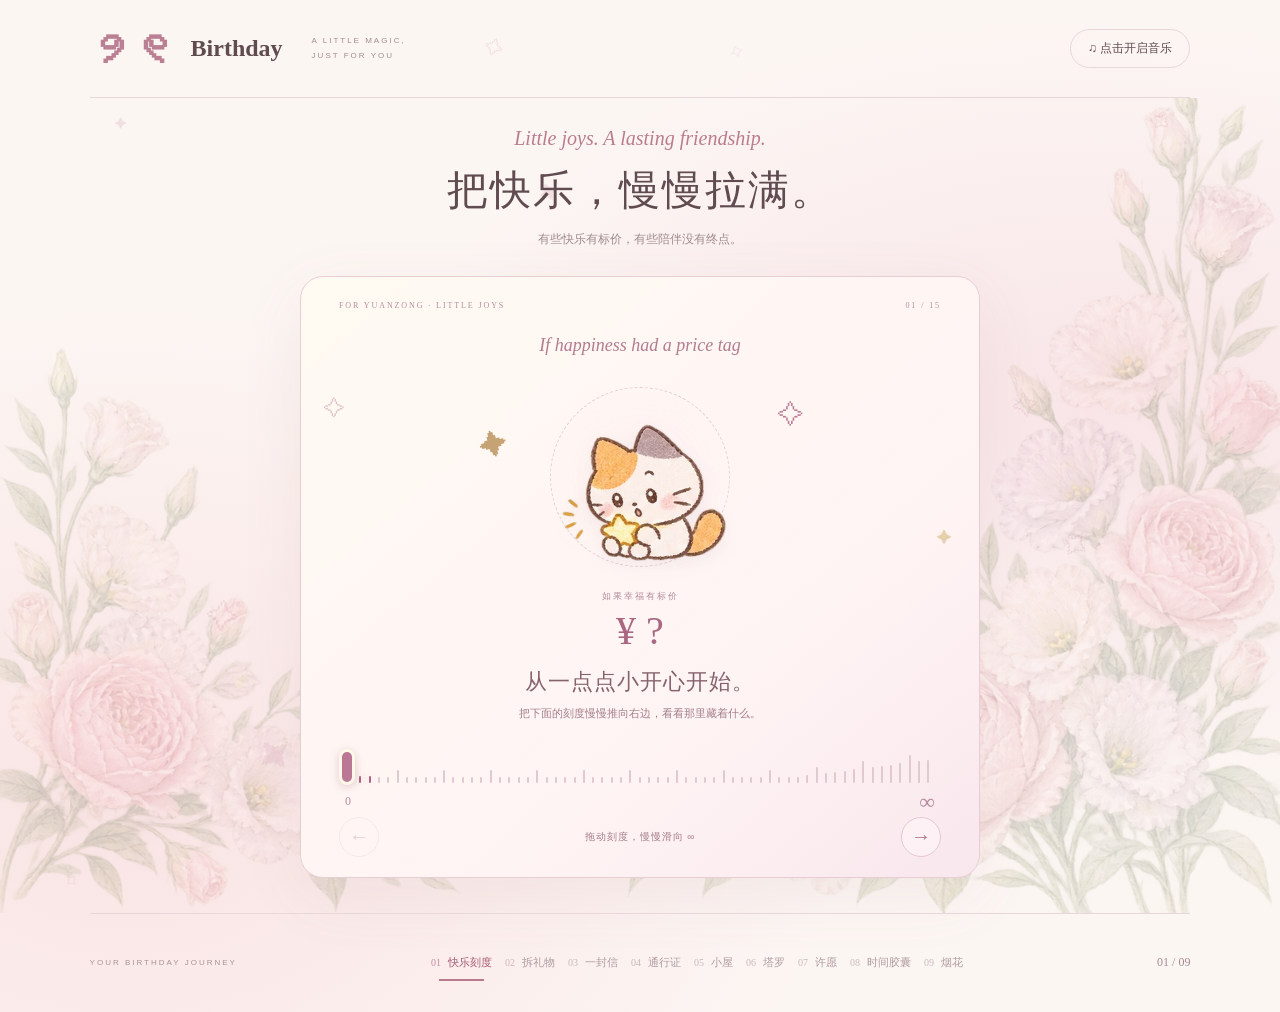
<file: seven.html>
<!doctype html>
<html lang="zh-CN"><head><meta charset="utf-8"><meta name="viewport" content="width=device-width,initial-scale=1"><meta name="theme-color" content="#fbf3f1"><meta name="description" content="一份可爱又有点皮的生日礼物。拆开信件、抽取好运、许愿，再看一场为你绽放的烟花。"><meta name="birthday-build" content="handdrawn-food-only-v25"><title>今天，你是主角 · Birthday Gift</title><link rel="preload" href="handdrawn-set1.webp" as="image" fetchpriority="high"><link rel="preload" href="handdrawn-set2.webp" as="image"><style>:root{--ink:#604b50;--pink:#b86780;--muted:#a38c90;--line:#e8d7d8;--paper:#fffaf5}*{box-sizing:border-box}body{margin:0;background:#fcf6f3;color:var(--ink);font-family:"Microsoft YaHei","PingFang SC",sans-serif;font-size:14px;background-image:radial-gradient(ellipse at 85% 40%,#f6d9df96,transparent 45%),radial-gradient(ellipse at 10% 80%,#f9e4e4,transparent 44%);transition:background .7s,color .7s}button,a{-webkit-tap-highlight-color:transparent}button{font:inherit;cursor:pointer}button:focus-visible,a:focus-visible{outline:2px solid #b86780;outline-offset:5px}header{height:98px;margin:0 7%;display:flex;justify-content:space-between;align-items:center;border-bottom:1px solid var(--line);position:relative;z-index:3}.brand{color:inherit;text-decoration:none;font:bold 24px Georgia,serif;display:flex;align-items:center;gap:6px}.bow{font-size:43px;color:#bb7f94;margin-right:9px}.edition{font:8px sans-serif;letter-spacing:2px;margin-left:23px;max-width:110px;line-height:1.8;color:var(--muted)}.music{border:1px solid var(--line);border-radius:30px;background:transparent;color:inherit;padding:10px 17px;font-size:12px}.page{display:none;position:relative;min-height:calc(100dvh - 197px);padding:40px 8% 36px;animation:enter .6s both}.page.active{display:block}@keyframes enter{from{opacity:0;transform:translateY(10px)}to{opacity:1;transform:none}}.page#home.active{display:grid;grid-template-columns:1fr 1fr;align-items:center;padding-top:45px;padding-bottom:70px;min-height:calc(100dvh - 197px)}.eyebrow{font:10px sans-serif;letter-spacing:3px;color:#a77780}.eyebrow span{display:inline-block;background:#b67b8a;width:22px;height:1px;vertical-align:middle;margin-right:10px}.handwritten{font:italic 25px Georgia,serif;color:#ba7c8f;margin:22px 0}.hero-copy{z-index:1}.hero-copy h1{font:normal clamp(40px,4.7vw,76px)/1.38 "Songti SC","SimSun",serif;letter-spacing:3px;margin:18px 0}.pink{color:#b96c85}.hero-copy h1 i{font-size:40px;color:#c79d72;vertical-align:top;margin-left:14px}.intro{font-size:13px;line-height:2.1;color:#958087;margin:21px 0 28px}.primary{border:0;border-radius:6px;background:#b76c83;color:#fff9f7;padding:17px 26px;box-shadow:0 7px 17px #ac71831a;font-size:13px;letter-spacing:1px;transition:.2s}.primary:hover{background:#a75b73;transform:translateY(-2px)}.primary span{margin-left:24px}.tiny-note{font-size:10px;color:#ac9599;margin-top:17px;letter-spacing:1px}.hero-art{position:relative;width:100%;aspect-ratio:1.15;min-width:0}.orbit{position:absolute;inset:3% 2% 1%;border:1px solid #d8b4bd80;border-radius:50%;transform:rotate(-18deg)}.orbit:after{content:"";position:absolute;inset:15px -17px;border:1px dashed #d8b4bd80;border-radius:50%}.sticker{display:block;aspect-ratio:1;background-repeat:no-repeat;background-size:300% 200%;filter:drop-shadow(0 8px 8px #79504c0c);pointer-events:none}.s1{background-image:url(handdrawn-set1.webp)}.s2{background-image:url(handdrawn-set2.webp)}.p0{background-position:0 0}.p1{background-position:50% 0}.p2{background-position:100% 0}.p3{background-position:0 100%}.p4{background-position:50% 100%}.p5{background-position:100% 100%}.main-sticker{position:absolute;width:78%;left:7%;bottom:0;transform:rotate(-6deg)}.balloon{position:absolute;width:44%;right:-9%;top:-14%;transform:rotate(10deg)}.peace{position:absolute;width:34%;left:-14%;bottom:-3%;transform:rotate(-11deg)}.art-caption{position:absolute;top:-5%;left:7%;font:italic 19px Georgia;color:#b1838b;transform:rotate(-8deg)}.stamp{position:absolute;bottom:5%;right:0;transform:rotate(13deg);border:1px solid #b77d8f;border-radius:50%;width:80px;height:80px;display:flex;flex-direction:column;align-items:center;justify-content:center;color:#b77d8f;font:20px Georgia}.stamp small{font:10px sans-serif;margin-top:5px}.star{position:absolute;color:#c59a63;font-size:40px}.star-a{left:0;top:25%}.star-b{right:6%;top:40%;font-size:30px}.art-tag{position:absolute;bottom:-22px;left:29%;background:#fff9f3;padding:10px 18px;box-shadow:0 2px 8px #604b5010;font-size:11px;letter-spacing:2px;transform:rotate(-4deg);color:#a47d83}.home-bottom{position:absolute;left:8%;right:8%;bottom:24px;display:flex;justify-content:space-between;color:#b29b9e;font-size:8px;letter-spacing:2px}footer{min-height:99px;margin:0 7%;border-top:1px solid var(--line);display:flex;align-items:center;justify-content:space-between;gap:20px;position:relative;z-index:2}.footer-label{font-size:8px;letter-spacing:2px;color:#aa9497}.page-number{font:12px Georgia;color:#a58b91}nav{display:flex;gap:28px}nav button{border:0;background:none;color:#b09b9e;padding:13px 1px;position:relative;font-size:11px}nav button span{font:10px Georgia;margin-right:7px;opacity:.65}nav button.selected{color:#a65973}nav button.selected:after{content:"";position:absolute;bottom:2px;left:15%;right:15%;height:2px;background:#b8798e}.section-heading{text-align:center}.section-heading .handwritten{font-size:22px;margin:5px 0 16px}.section-heading h2{font:normal clamp(28px,3vw,44px)/1.5 "SimSun",serif;letter-spacing:2px;margin:0 0 14px}.section-heading>p:last-child{font-size:12px;color:#a18b90;line-height:1.8}.text-button{display:block;margin:25px auto 0;border:0;background:transparent;color:#b27d8b;font-size:12px;padding:10px}.letter-wrap{position:relative;max-width:940px;margin:35px auto 0}.letter-paper{position:relative;margin:auto;width:66%;padding:30px 45px;background:#fff7ee;border:1px solid #e6c9bf;outline:1px solid #e8d1c7;outline-offset:-10px;box-shadow:0 12px 40px #8a565412;transform:rotate(-.7deg);font:14px/2.15 "KaiTi","SimSun",serif}.paper-top{text-align:center;color:#b9818c;font:24px Georgia;margin-bottom:25px}.paper-top em{margin:0 15px}.letter-paper p{margin:0 0 18px}.signature{text-align:right}.draft-note{font:10px/1.6 sans-serif;color:#bda8a0;border-top:1px dashed #e5d6cd;margin-top:22px;padding-top:12px}.placeholder{border-bottom:1px dashed #bf8e9b}.letter-friend{width:28%;position:absolute;left:-3%;top:0;transform:rotate(-12deg)}.plush{width:28%;position:absolute;bottom:-10px;right:-3%;transform:rotate(8deg)}.tarot-stage{position:relative;max-width:1000px;margin:25px auto 0;border-radius:50% 50% 12px 12px;background:radial-gradient(ellipse at 50% 75%,#81505a,#482b3a);height:330px;box-shadow:inset 0 0 0 1px #c09a7930;overflow:visible;padding-top:35px}.moon{font:50px Georgia;color:#dfc6a0;text-align:center}.deck{height:190px;display:flex;align-items:flex-end;justify-content:center;padding:0 12%;overflow-x:auto;overflow-y:hidden;scrollbar-width:thin;scrollbar-color:#b08986 transparent}.tarot-card{position:relative;flex:0 0 67px;height:120px;margin-left:-43px;border:1px solid #bc9876;border-radius:5px;background:repeating-linear-gradient(45deg,transparent 0 8px,#d3a46808 8px 9px),#663b49;box-shadow:-3px 0 8px #25151d60;color:#e4c59b;transform:translateY(var(--y)) rotate(var(--r));transition:transform .25s,border-color .25s;transform-origin:center bottom}.tarot-card:before{content:"";position:absolute;inset:5px;border:1px solid #c5a17c88;border-radius:3px}.tarot-card:after{content:"✧";font:34px Georgia}.tarot-card:hover,.tarot-card:focus-visible{transform:translateY(-35px) rotate(0deg);border-color:#fff0bf;z-index:4}.tarot-card:first-child{margin-left:0}.deck-hint{text-align:center;color:#d7b7b7;font-size:10px;letter-spacing:2px}.fortune-friend{position:absolute;width:220px;bottom:-15px;left:-50px;z-index:5}.thinking{position:absolute;width:180px;bottom:-20px;right:-20px}.small-print{text-align:center;font-size:10px;color:#b199a0;margin-top:28px}.cake-scene{height:270px;max-width:700px;margin:20px auto;position:relative;display:flex;justify-content:center;align-items:flex-end}.cake-friend{position:absolute;width:220px;left:-20px;bottom:0}.cake-drawing{position:relative;width:230px;height:210px;filter:drop-shadow(0 15px 15px #b97e7e1c);margin-left:70px}.candle{height:55px;width:13px;position:absolute;top:0;left:108px;background:repeating-linear-gradient(135deg,#fff1db 0 7px,#d28598 7px 12px);border-radius:3px;z-index:2}.flame{display:none;position:absolute;width:16px;height:27px;top:-28px;left:-2px;border-radius:80% 15% 65% 40%;background:radial-gradient(ellipse at 40% 80%,#fff9b7,#ffc269 65%,#e38d53);box-shadow:0 0 35px #ffbf55;transform:rotate(-20deg);animation:flicker .5s infinite alternate}.flame.lit{display:block}@keyframes flicker{to{transform:rotate(-9deg) scale(.9,1.06)}}.cake-top{position:absolute;top:44px;left:10px;width:210px;height:51px;border-radius:50%;background:#fff5e9;border:2px solid #edc5ca;z-index:2;display:flex;justify-content:space-around;align-items:center;color:#c2607c;font-size:23px}.cake-body{position:absolute;top:65px;width:210px;left:10px;height:117px;border-radius:0 0 48% 48%/0 0 20% 20%;background:repeating-linear-gradient(90deg,#edb4c3 0 10px,#f4c7d1 10px 15px);border:2px solid #e9aebf;display:grid;place-items:center;color:#af6581;font-size:48px}.cake-base{position:absolute;bottom:20px;width:230px;height:30px;border-radius:50%;background:#fff1df;border:7px dotted #f3d6c7;z-index:3}.plate{position:absolute;bottom:4px;left:-15px;width:260px;height:32px;background:#e7d6c9;border-radius:50%;z-index:0}.cake-star{position:absolute;right:15%;top:40px;font-size:35px;color:#ccaa76}.steps{display:flex;justify-content:center;gap:15px;margin:20px auto;color:#ba9fa4;font-size:11px}.steps i{font-style:normal;opacity:.4}.steps .current{color:#b46980}#cake>.primary{display:block;margin:25px auto 0;min-width:190px}#cake .text-button{margin-top:12px}.final-copy{position:relative;z-index:1;text-align:center;padding-top:36px}.final-copy h2{font:normal clamp(40px,5vw,68px)/1.4 "SimSun",serif;color:#f3e0c3;letter-spacing:4px;margin:22px 0}.final-copy>p:not(.handwritten){font-size:13px;color:#c2b8b8;line-height:2}.outline-button{background:#0e17263d;border:1px solid #c3a57988;padding:13px 23px;color:#e5c9a7;border-radius:4px;margin-top:15px}.night{background:#09131f;color:#ecd9c4}.night header,.night footer{--line:#bd9b6f30}.night .brand,.night .music{color:#d5bda0}.night .handwritten{color:#c6aa8e}.night footer nav button.selected{color:#dfc49e}.celebrate{position:absolute;width:200px;right:10%;top:160px;transform:rotate(9deg)}.tea-end{position:absolute;left:5%;bottom:28px;display:flex;align-items:center;color:#c7b1a5;font-size:11px;line-height:1.9;transform:rotate(-3deg)}.tea-end .sticker{width:125px}.tea-end small{color:#887e80;font-size:9px}.final-signature{text-align:right;font-size:10px;letter-spacing:2px;color:#b6a08d;margin-top:30px}#fireworks{position:fixed;inset:0;pointer-events:none;z-index:0;width:100%;height:100%;display:none}.night #fireworks{display:block}dialog{border:1px solid #ecd7ce;border-radius:16px;background:#fff9f3;color:var(--ink);padding:45px;max-width:790px;width:90%;box-shadow:0 30px 100px #2e1e3960}dialog::backdrop{background:#2b152c99;backdrop-filter:blur(7px)}.close{position:absolute;right:15px;top:10px;border:0;background:transparent;color:#a27c83;font-size:28px}.reading-layout{display:grid;grid-template-columns:220px 1fr;gap:35px;align-items:center}.revealed-card{background:radial-gradient(ellipse at center,#915962,#432b3a);color:#e5c59c;height:345px;border:1px solid #c6a77e;outline:1px solid #bd986f;outline-offset:-11px;border-radius:10px;text-align:center;display:flex;flex-direction:column;align-items:center;justify-content:space-around;padding:25px 15px;animation:flip .7s both}@keyframes flip{from{transform:rotateY(90deg)}to{transform:rotateY(0)}}#card-symbol{font:88px Georgia;text-shadow:0 0 30px #d7b88f66}.revealed-card h3{font:23px "SimSun",serif;margin:0}.revealed-card small{font:7px Georgia;letter-spacing:2px}.reading-copy h2{font:28px "SimSun",serif}.reading-copy>p{font-size:13px;line-height:2}.reading-copy .eyebrow{font-size:8px;letter-spacing:2px}.lucky-note{padding:12px 0;border-top:1px solid var(--line);border-bottom:1px solid var(--line);font-size:11px;color:#b18186}.reading-copy .secret{font-size:10px;color:#bba2a3}.reading-copy .primary{font-size:10px;padding:14px}.reading-copy .text-button{margin:10px 0 0}.toast{position:fixed;bottom:110px;left:50%;transform:translateX(-50%);background:#684350ed;color:#fff;padding:12px 25px;border-radius:30px;opacity:0;pointer-events:none;z-index:20;font-size:12px;transition:opacity .3s}.toast.show{opacity:1}.sparkles{position:fixed;inset:0;pointer-events:none;overflow:hidden}.sparkles span{position:absolute;color:#d8a4b247;font-size:23px}.night .sparkles{display:none}@media(min-width:1500px){main{max-width:1500px;margin:auto}.hero-art{max-width:650px}}@media(max-width:900px){.edition,.footer-label{display:none}nav{gap:16px}.hero-copy h1{font-size:46px}.hero-art{transform:scale(.95)}.celebrate{right:1%;width:145px}.fortune-friend{width:170px;left:-20px}.thinking{width:140px;right:-10px}.letter-paper{width:75%;padding:30px}.cake-friend{left:0;width:180px}.tea-end{left:1%}}@media(max-width:600px){header{height:75px;margin:0 6%}.brand{font-size:20px}.bow{font-size:34px}.music{padding:8px 12px;font-size:10px}.page{padding:28px 6% 30px;min-height:calc(100dvh - 164px)}.page#home.active{grid-template-columns:1fr;padding:28px 8% 62px;min-height:calc(100dvh - 164px)}.hero-copy h1{font-size:42px;margin:12px 0;line-height:1.3}.hero-copy .handwritten{font-size:19px;margin:16px 0 10px}.hero-copy .intro{font-size:11px;margin:15px 0 18px}.eyebrow{font-size:8px;letter-spacing:2px}.hero-copy .primary{padding:14px 20px;font-size:11px}.tiny-note{font-size:9px;margin-top:12px}.hero-art{width:82%;justify-self:center;margin-top:28px;aspect-ratio:1.3}.main-sticker{width:72%;left:11%}.balloon{width:40%;right:-11%;top:-11%}.peace{width:35%;left:-12%;bottom:0}.art-caption{font-size:14px;left:1%;top:0}.stamp{width:57px;height:57px;font-size:15px;right:-5%}.stamp small{font-size:8px}.star{font-size:25px}.art-tag{font-size:9px;padding:7px 12px;bottom:-10px;left:20%}.home-bottom{bottom:20px;font-size:6px;letter-spacing:1px;gap:20px}.home-bottom span:last-child{font-size:8px}.orbit{inset:0}.section-heading h2{font-size:28px}.section-heading .handwritten{font-size:20px}.section-heading>p:last-child{font-size:11px}footer{min-height:89px;margin:0 5%;gap:5px;justify-content:center}nav{gap:15px}nav button{font-size:10px}nav button span{display:block;margin:0 0 5px}.page-number{display:none}.letter-wrap{margin:25px auto 0;padding:0 0 60px}.letter-paper{width:93%;font-size:12px;padding:25px 26px}.paper-top{font-size:21px;margin-bottom:22px}.letter-friend{width:100px;left:-20px;top:-13px;z-index:1;transform:translateX(-15%) rotate(-10deg)}.plush{width:130px;right:-10px;bottom:-2px}.letter-paper .draft-note{font-size:8px}.tarot-stage{height:350px;margin-top:28px;border-radius:180px 180px 15px 15px;overflow:hidden;padding-top:25px}.fortune-friend{width:130px;left:-18px;bottom:5px}.thinking{width:110px;right:-10px;bottom:8px}.deck{justify-content:flex-start;padding:0 55px;height:190px;align-items:center;padding-top:20px}.tarot-card{flex-basis:76px;height:135px;margin-left:-38px}.deck-hint{font-size:8px;letter-spacing:0;position:absolute;bottom:2px;left:0;right:0}.small-print{font-size:8px}.cake-scene{height:260px}.cake-friend{width:130px;left:-20px;bottom:0}.cake-drawing{transform:scale(.85);margin-left:45px}.cake-star{right:4%;top:40px}.steps{gap:10px;font-size:10px}.final-copy{padding-top:30px}.final-copy .handwritten{font-size:17px;line-height:1.6;padding:0 20px}.final-copy h2{font-size:42px}.celebrate{position:relative;width:140px;top:auto;right:auto;margin:15px auto 0}.tea-end{position:relative;left:auto;bottom:auto;justify-content:center;margin-top:0}.tea-end .sticker{width:90px}.final-signature{text-align:center;font-size:8px;margin:15px 0 5px}.final-copy .text-button{margin-top:10px}.reading-layout{grid-template-columns:1fr;gap:10px}.revealed-card{width:155px;height:220px;margin:0 auto;padding:17px 10px}#card-symbol{font-size:55px}.revealed-card h3{font-size:19px}.revealed-card small{font-size:5px}.reading-copy{text-align:center}.reading-copy h2{font-size:25px;margin:12px 0}.reading-copy>p{font-size:12px;margin:10px 0}.reading-copy .secret{font-size:9px}dialog{padding:27px 24px;max-height:90dvh}.reading-copy .text-button{margin:8px auto 0}.toast{font-size:10px;width:max-content;max-width:90%}}@media(prefers-reduced-motion:reduce){*,*:before,*:after{animation:none!important;transition:none!important}}
:root{scroll-behavior:smooth}@media(max-width:600px){.hero-copy h1{font-size:clamp(28px,8.3vw,42px);letter-spacing:1px}.hero-copy h1 i{font-size:24px;margin-left:5px}.hero-art{margin-top:20px}.intro br{display:none}.page#home.active{padding-top:24px}.hero-copy .handwritten{font-size:clamp(15px,4.3vw,19px)}}
.reading-friend{width:70px;float:right;margin:-15px -12px 0 5px}
.spread-meta{max-width:760px;margin:22px auto 0;display:flex;justify-content:space-between;gap:16px;align-items:center;font-size:10px;color:#ad8c94;letter-spacing:1px}.spread-meta strong{color:#a85b76;font-size:12px;white-space:nowrap}.spread-instruction{text-align:center;color:#a56a7e;font-size:12px;margin:20px 0 15px}.spread-slots{display:grid;grid-template-columns:repeat(3,1fr);gap:12px;max-width:760px;margin:auto}.spread-slot{background:#fffaf680;border:1px dashed #dbc2c9;border-radius:9px;min-height:138px;display:flex;flex-direction:column;align-items:center;padding:15px 10px;color:#a38b91;gap:7px}.spread-slot:disabled{cursor:default;opacity:1}.spread-slot.filled{border:1px solid #c798a7;background:#fff9f4;box-shadow:0 4px 20px #9d65760b;transition:transform .2s}.spread-slot.filled:hover{transform:translateY(-3px)}.slot-index{font-size:9px;letter-spacing:2px;color:#ad7b8c}.slot-symbol{font:27px Georgia;color:#c69b6f}.spread-slot strong{font:16px "SimSun",serif;font-weight:normal;color:#8d6877}.spread-slot small{font-size:9px;line-height:1.6;color:#b29ca1}.spread-summary{max-width:760px;margin:28px auto 0;text-align:center;background:#f7e7e9;padding:20px;border-radius:8px;font-size:13px;color:#9b6578}.spread-summary p{font-size:11px;line-height:1.9;margin-bottom:0}.spread-summary[hidden]{display:none}#tarot .tarot-stage{margin-top:25px;height:290px}#tarot .moon{font-size:38px}#tarot .deck{height:165px}.tarot-card.picked{background:#b67c83;color:#ffe0aa}.tarot-card.picked:after{content:none}.tarot-card.picked{font:30px Georgia}.tarot-card.sealed{opacity:.38;cursor:default;filter:saturate(.45)}.tarot-card.sealed:hover{transform:translateY(var(--y)) rotate(var(--r));z-index:auto}#tarot .small-print{margin:14px 0 0}#spread-storage{font-size:9px;color:#b29ca3}#tarot .text-button{margin-top:14px}#reading{max-width:880px;width:94%;padding:40px;max-height:92dvh;overflow:auto}#reading .reading-layout{grid-template-columns:225px minmax(0,1fr);align-items:start;gap:35px}#reading .revealed-card{height:365px;margin-top:10px;position:sticky;top:0}#reading .reading-copy{min-width:0}#reading .reading-copy h2{font-size:30px;margin:14px 0}#reading .reading-copy .eyebrow{letter-spacing:2px;font-size:10px;margin-top:5px;color:#a77486}#reading .fortune-keywords{font-size:11px;color:#b3828e;margin:0 0 18px;clear:both}.card-footer{font:6px Georgia;letter-spacing:1.4px;opacity:.65}.tarot-tabs{display:flex;border-bottom:1px solid #e7d2d6;margin-bottom:16px;gap:16px}.tarot-tabs button{font-size:11px;white-space:nowrap;background:none;border:0;border-bottom:2px solid transparent;color:#b4979f;padding:10px 0;margin-bottom:-1px}.tarot-tabs button.active{border-color:#b66b84;color:#99576e}.tarot-panel{font-size:13px;line-height:2;color:#816a73;min-height:136px}.tarot-panel[hidden]{display:none}.tarot-panel p{margin:0 0 14px}.tarot-symbols{margin-top:15px;padding:12px 0;border-top:1px solid #ebd9d8;border-bottom:1px solid #ebd9d8}.tarot-symbols summary{font-size:11px;color:#a37483;cursor:pointer}.tarot-symbols p{font-size:12px;line-height:1.8;color:#8d727c;margin:10px 0 4px}.tarot-symbols small{font-size:9px;color:#b49ca2}.tarot-source{display:inline-block;font-size:9px;color:#b39ca0;margin:12px 0 17px;text-underline-offset:3px}#reading #keep-reading{display:block;font-size:11px;padding:14px 18px;width:100%}.action-done{display:block;text-align:left;padding:9px 13px;border:1px solid #dec1c9;background:#fcf0ef;color:#ac7384;border-radius:5px;font-size:10px;line-height:1.7;margin:0 0 16px}.action-done[aria-pressed=true]{background:#efe6d7;color:#867148;border-color:#cfc19e}#tarot-question{display:block;font-size:11px;color:#96747f;margin-bottom:8px}#tarot-note{width:100%;resize:vertical;min-height:76px;font:12px/1.8 inherit;border:1px solid #e5d2d6;background:#fffdfa;color:#715966;border-radius:5px;padding:10px}#tarot-note:focus{outline:1px solid #bd8196}.note-save-row{display:flex;gap:12px;align-items:center;margin-top:8px}.note-save-row button{background:none;border:0;color:#ad6b83;padding:0;font-size:10px;white-space:nowrap}.note-save-row span{font-size:9px;color:#ad999e;line-height:1.6}#reading .reading-friend{width:65px;margin-top:-8px}#tarot .thinking{width:150px}#tarot .fortune-friend{width:190px}@media(max-width:600px){.spread-meta{font-size:8px;letter-spacing:0;margin-top:18px}.spread-meta strong{font-size:10px}.spread-instruction{font-size:10px;margin:16px 0 12px}.spread-slots{gap:7px}.spread-slot{min-height:120px;padding:12px 5px;gap:7px}.slot-index{font-size:8px;letter-spacing:0}.slot-symbol{font-size:22px}.spread-slot strong{font-size:14px}.spread-slot small{font-size:8px;line-height:1.6}#tarot .tarot-stage{height:290px;border-radius:140px 140px 12px 12px;margin-top:20px}#tarot .deck{height:160px;padding-top:15px}#tarot .fortune-friend{width:110px;bottom:12px}#tarot .thinking{width:100px;bottom:12px}#tarot .small-print{font-size:8px;line-height:1.8}#spread-storage{font-size:8px}.spread-summary{padding:16px 12px}.spread-summary strong{font-size:12px}.spread-summary p{font-size:10px}#reading{padding:30px 22px}#reading .reading-layout{grid-template-columns:1fr;gap:20px}#reading .revealed-card{position:relative;top:auto;width:150px;height:225px;margin:0 auto;padding:18px 12px}#reading .reading-copy{text-align:left}#reading .reading-copy h2{font-size:26px;margin:12px 0}#reading .reading-copy .eyebrow{font-size:9px}#reading .reading-copy .fortune-keywords{font-size:10px}.tarot-tabs{gap:16px;margin-bottom:13px}.tarot-tabs button{font-size:10px}.tarot-panel{font-size:12px;min-height:110px}.tarot-symbols summary{font-size:10px}#reading #keep-reading{font-size:10px}.card-footer{font-size:5px;letter-spacing:.7px}#reading .reading-friend{width:60px}}
.age-badge{display:flex;flex-direction:column;align-items:center;justify-content:center;gap:1px;width:87px;height:87px;border:1px solid #fff5dc;border-radius:50%;background:#fff7e9d9;box-shadow:0 2px 0 #c8879c1a;position:relative;margin-top:10px;z-index:2}.cake-body .age-badge b{font:italic 45px/.95 Georgia,serif;font-weight:bold;letter-spacing:0;color:#b87488;text-shadow:1px 2px 0 #ffe8ce}.age-tiny{font:7px Georgia,serif;letter-spacing:2px;color:#b38a66}.age-badge:before,.age-badge:after{content:'✦';position:absolute;top:35px;color:#cba576;font-size:12px}.age-badge:before{left:8px}.age-badge:after{right:8px}
.letter-paper.final-letter{width:78%;padding:38px 47px;line-height:2.1;transform:rotate(-.35deg)}.final-letter p{margin-bottom:20px}.final-letter .signature{margin-top:26px;font-size:14px;color:#ac7386}.final-letter .paper-top{margin-bottom:30px}@media(max-width:600px){.letter-paper.final-letter{width:96%;padding:30px 26px;font-size:13px;line-height:2.05}.final-letter .paper-top{font-size:20px}.final-letter .signature{font-size:12px}}
#cake{overflow:hidden}.kitten{aspect-ratio:1;background-size:contain;background-position:center;background-repeat:no-repeat;position:absolute;pointer-events:none;filter:drop-shadow(0 9px 10px #ad879013)}.cat-star{background-image:url(cat-star.webp);right:13%;bottom:4px;width:128px;transform:rotate(9deg)}.cat-gift{background-image:url(cat-gift.webp);right:4%;top:-26px;width:116px;transform:rotate(12deg)}.cat-moon{background-image:url(cat-moon.webp);left:0;top:-20px;width:152px;transform:rotate(-12deg)}.cake-kitten{background-image:url(cat-topper.webp);width:85px;right:13px;top:-9px;z-index:6;transform:rotate(6deg)}#cake .cake-scene{max-width:950px;height:350px;margin-top:40px;margin-bottom:25px;align-items:flex-end}#cake .cake-drawing{margin-left:5%;transform:scale(1.18);transform-origin:center bottom;margin-bottom:10px;isolation:isolate}#cake .cake-friend{left:12%;width:190px;bottom:0}#cake .cake-top{background:radial-gradient(ellipse,#fffaf0 0 65%,#ffe2da 100%);border-color:#e9b3c1}#cake .cake-top>span{opacity:.3;font-size:11px}#cake .cake-body{background:repeating-linear-gradient(90deg,#e8adbe 0 9px,#f7c9d5 9px 15px);box-shadow:inset 0 -10px 18px #cf8fa52b}#cake .age-badge{background:#fff8e9;border:2px dotted #e4b78e;box-shadow:0 3px 7px #ae6f8315;z-index:6}.cake-cream{position:absolute;top:66px;left:12px;width:206px;height:34px;display:flex;align-items:center;justify-content:space-around;z-index:5}.cake-cream i{display:block;width:29px;height:25px;border-radius:70% 30% 50% 50%;transform:rotate(-15deg);background:repeating-conic-gradient(from 0deg at 50% 60%,#fff9ed 0deg 24deg,#f5dfcf 24deg 40deg);box-shadow:0 3px 2px #ce9ba02b}.berry{position:absolute;width:24px;height:30px;border-radius:60% 60% 55% 55%;background:radial-gradient(ellipse at 30% 30%,#ffd9a2 0 1px,transparent 2px) 0 0/8px 9px,#d46d88;box-shadow:inset -4px -3px 5px #aa395329;z-index:6}.berry:before{content:'✶';position:absolute;top:-10px;left:3px;color:#93a776;font-size:23px}.berry-a{left:37px;top:37px;transform:rotate(-15deg)}.berry-b{left:83px;top:50px;transform:rotate(12deg);width:20px;height:25px}.cake-star-pick,.cake-moon-pick{position:absolute;z-index:4;color:#d4ac69;font:35px Georgia;top:1px;left:24px;transform:rotate(-12deg);text-shadow:1px 1px 0 #fff6c3}.cake-star-pick:after,.cake-moon-pick:after{content:'';display:block;height:36px;width:1px;background:#c6a878;position:absolute;left:50%;top:29px}.cake-moon-pick{font-size:27px;left:74px;top:15px}.cake-moon-pick:after{top:23px;height:23px}.cake-drip{position:absolute;left:15px;top:77px;width:200px;height:39px;display:flex;z-index:4;justify-content:space-around}.cake-drip i{display:block;width:66px;border-bottom:2px solid #fff4e0;border-radius:0 0 50% 50%}.cake-drip i:nth-child(2){height:32px}.icing-bow{position:absolute;width:37px;height:26px;z-index:6;top:125px}.bow-left{left:18px;transform:rotate(-10deg)}.bow-right{right:15px;transform:rotate(10deg)}.icing-bow:before,.icing-bow:after{content:'';position:absolute;top:1px;width:19px;height:18px;background:linear-gradient(145deg,#e8a2b9,#c07a97);border:1px solid #fbdbe6}.icing-bow:before{left:0;border-radius:5px 70% 40% 8px;transform:rotate(12deg)}.icing-bow:after{right:0;border-radius:70% 5px 8px 40%;transform:rotate(-12deg)}.icing-bow i{position:absolute;left:15px;top:7px;width:8px;height:14px;background:#c17893;border-radius:4px;z-index:1;box-shadow:0 3px 0 #b2768f}#cake .cake-base{border:7px dotted #fff9eb;background:#f9dfcc}#cake .candle{z-index:7}#cake .cake-star{right:28%;top:80px;font-size:29px}.wish-halo{position:absolute;width:410px;height:300px;left:50%;bottom:-15px;transform:translateX(-45%);border-radius:50%;border:1px dashed #dcb7c04d;background:radial-gradient(ellipse,#fff4d873,transparent 66%);pointer-events:none}.wish-star{position:absolute;color:#c5a168;pointer-events:none}.ws1{left:25%;top:45px;font-size:26px}.ws2{right:8%;bottom:120px;font-size:22px;color:#d5a1b1}.ws3{left:8%;bottom:82px;font-size:20px}.ws4{right:21%;top:80px;font-size:42px;color:#d4b475;transform:rotate(-20deg)}.ws5{left:39%;top:0;font-size:16px}.wish-garland{position:absolute;top:18px;left:5%;right:5%;height:115px;display:flex;justify-content:space-around;pointer-events:none;z-index:0;color:#d9ba91}.wish-garland span{position:relative;font:22px Georgia;opacity:.65;transform:translateY(10px)}.wish-garland span:before{content:'';position:absolute;width:1px;height:55px;background:linear-gradient(#d5b49000,#d5b49070);top:-57px;left:50%}.wish-garland span:nth-child(2){transform:translateY(65px);font-size:29px}.wish-garland span:nth-child(3){visibility:hidden}.wish-garland span:nth-child(4){transform:translateY(60px)}.wish-garland span:nth-child(5){transform:translateY(12px)}#cake>.section-heading{position:relative;z-index:1}@media(max-width:900px){#cake .cake-friend{left:0;width:165px}.cat-star{right:3%;width:110px}.cat-gift{right:0;width:95px}.cat-moon{width:125px;left:0}.ws4{right:14%}}@media(max-width:600px){#cake .cake-scene{height:310px;margin-top:40px;max-width:390px;margin-left:auto;margin-right:auto}#cake .cake-drawing{transform:scale(.94);margin:0 0 15px 28px}#cake .cake-friend{width:112px;left:-17px;bottom:0;z-index:8}.cat-star{width:83px;right:-8px;bottom:1px;transform:rotate(7deg);z-index:8}.cat-moon{width:91px;left:3px;top:-13px}.cat-gift{width:80px;right:0;top:-12px}.wish-halo{width:265px;height:240px;bottom:0;transform:translateX(-50%)}#cake .cake-star{right:6%;top:103px;font-size:18px}.ws1{left:35%;top:22px;font-size:19px}.ws2{right:0;bottom:99px;font-size:18px}.ws3{left:0;bottom:139px;font-size:15px}.ws4{right:15%;top:71px;font-size:25px}.ws5{left:15%;top:99px;font-size:13px}.wish-garland{top:18px;left:0;right:0;opacity:.5}.wish-garland span:nth-child(2){transform:translateY(85px);font-size:18px}.wish-garland span:nth-child(4){transform:translateY(80px);font-size:17px}.wish-garland span{font-size:15px}.cake-kitten{width:80px;top:-6px}#cake .steps{position:relative;z-index:9;margin-top:10px}}
#letter .letter-wrap{padding-bottom:170px}#letter .plush{width:160px;right:10%;bottom:-3px;transform:rotate(5deg);clip-path:inset(0 0 5% 0)}#letter .final-letter .signature{position:relative;z-index:1;clear:both;padding:12px 0 2px;margin-top:28px;border-top:1px dashed #ead5d2}@media(max-width:600px){#letter .letter-wrap{padding-bottom:140px}#letter .plush{width:135px;right:1%;bottom:-2px}#letter .final-letter .signature{padding-top:16px;margin-top:22px}}
.home-music-start{display:block;margin:15px 0 0;border:1px solid #d8b6c1;border-radius:22px;background:#fff8f3;color:#ad6d84;font-size:10px;padding:9px 15px;letter-spacing:1px}.home-music-start[hidden]{display:none}.voice-player{border:1px solid #ecd5d8;border-radius:9px;background:#fcf0ed;padding:15px 18px;margin:1px 0 30px;transform:rotate(.35deg)}.voice-label{display:flex;align-items:center;gap:11px;margin-bottom:10px}.voice-label>span{font:25px Georgia;color:#b8758d}.voice-label strong{font:12px "Microsoft YaHei",sans-serif;letter-spacing:1px;color:#9f667c}.letter-paper .voice-label p{font:10px/1.8 "Microsoft YaHei",sans-serif;color:#b198a0;margin:5px 0 0}.voice-player audio{display:block;width:100%;height:37px;border-radius:20px;color-scheme:light}header .music{white-space:nowrap;flex-shrink:0}@media(max-width:600px){.voice-player{padding:12px;margin-bottom:25px}.voice-label strong{font-size:11px}.letter-paper .voice-label p{font-size:9px}header .brand{font-size:18px;gap:4px}header .bow{font-size:28px;margin-right:4px}header .music{padding:8px 9px;font-size:9px}}
.voice-player{border:0;background:transparent;border-radius:0;padding:0;margin:0 0 28px}.voice-player .voice-label{position:absolute;width:1px;height:1px;margin:-1px;padding:0;overflow:hidden;clip:rect(0,0,0,0);clip-path:inset(50%);white-space:nowrap;border:0}.voice-player audio{height:37px}@media(max-width:600px){.voice-player{padding:0;margin-bottom:25px}}

/* Two quiet stops on the birthday journey. */
.passport-heading{max-width:1040px;margin:32px auto 17px;display:flex;justify-content:space-between;gap:15px;font:9px/1.8 Georgia,serif;letter-spacing:1.8px;color:#ac8e91}.passport-heading b{font:12px "Microsoft YaHei",sans-serif;letter-spacing:1px;color:#916e79;margin-left:12px}.ticket-grid{display:grid;grid-template-columns:repeat(3,minmax(0,1fr));gap:22px;max-width:1040px;margin:auto}.gift-ticket{position:relative;display:flex;flex-direction:column;min-width:0;border:1px solid var(--ticket-border);border-radius:12px;background:var(--ticket-bg);color:#73565e;text-align:left;padding:0;box-shadow:0 8px 22px #78565c09;transition:transform .2s,box-shadow .2s;overflow:hidden}.gift-ticket:hover,.gift-ticket[aria-expanded=true]{transform:translateY(-5px);box-shadow:0 12px 25px #78565c15}.gift-ticket[aria-expanded=true]{outline:2px solid var(--ticket-border);outline-offset:4px}.coffee-ticket{--ticket-border:#cbdac9;--ticket-bg:#eef3e9}.dinner-ticket{--ticket-border:#e7cbb6;--ticket-bg:#fbecdc}.adventure-ticket{--ticket-border:#d9cce3;--ticket-bg:#f1eaf5}.ticket-main{display:flex;flex-direction:column;padding:25px 25px 22px;min-height:230px}.ticket-id{font:8px/1.5 Georgia,serif;letter-spacing:1.8px;opacity:.65}.ticket-title{display:flex;justify-content:space-between;align-items:center;margin:18px 0 8px;font:30px "SimSun",serif;letter-spacing:2px;gap:8px}.ticket-icon{width:72px;height:72px;flex-shrink:0}.ticket-line{font-size:11px;line-height:1.9;color:#a08687;margin-bottom:20px}.ticket-value{display:flex;align-items:baseline;justify-content:space-between;gap:7px;margin-top:auto;font:9px Georgia,serif;letter-spacing:1px;color:#947d80}.ticket-value b{font:17px "SimSun",serif;letter-spacing:1px;color:#8a6370}.ticket-stub{display:flex;justify-content:space-between;padding:17px 24px;border-top:1px dashed var(--ticket-border);font-size:10px;color:#9c7e88;position:relative}.ticket-stub:before,.ticket-stub:after{content:"";position:absolute;top:-8px;width:15px;height:15px;border:1px solid var(--ticket-border);background:#fcf6f3;border-radius:50%}.ticket-stub:before{left:-9px}.ticket-stub:after{right:-9px}.passport-note{max-width:1040px;margin:19px auto 0;display:flex;justify-content:space-between;font-size:10px;letter-spacing:1px;color:#b49aa1}.ticket-detail{position:relative;max-width:760px;margin:35px auto 10px;border:1px solid #e5d1cc;background:#fffaf4;padding:32px 35px;text-align:center;border-radius:10px;scroll-margin-top:25px}.ticket-detail[hidden]{display:none}.ticket-close{position:absolute;right:13px;top:8px;border:0;background:none;color:#b68b98;font:25px Georgia}.detail-kicker{font:9px Georgia;letter-spacing:2px;color:#b18e91}.ticket-detail h3{font:27px "SimSun",serif;letter-spacing:2px;margin:16px 0}.ticket-detail p{font-size:12px;line-height:2.1;color:#967d84}.ticket-detail small{display:block;font-size:10px;line-height:1.9;color:#b39da1;margin:14px 0 0}.coffee-trio{font-size:36px;letter-spacing:15px;margin:22px auto 14px;color:#9b7a65}.coffee-trio span{display:inline-block;transform:translateY(-7px)}.soft-button{border:1px solid #dfc7cd;background:#fff8f4;border-radius:5px;padding:12px 18px;font-size:11px;color:#ac788a}.soft-button:disabled{cursor:default;opacity:.65}.ticket-detail .primary{font-size:11px;padding:14px 22px}.ticket-feedback{min-height:20px;font-size:11px!important}.claim-code{width:100%;border:1px dashed #d8b8c3;background:#fef5f0;padding:12px;color:#8d6271;text-align:center;font-size:12px;margin-top:10px}.adventure-prompt{margin:24px auto;padding:23px 20px;max-width:540px;border-radius:8px;background:#f3edf4;color:#9b7f9e;line-height:1.9;font-size:12px;min-height:100px;display:flex;align-items:center;justify-content:center;flex-direction:column}.adventure-prompt strong{font:19px "SimSun",serif;color:#8c6881;margin-bottom:9px}.adventure-prompt p{margin:0;font-size:12px}.adventure-actions{display:flex;justify-content:center;gap:12px;flex-wrap:wrap}.capsule-wrap{position:relative;max-width:830px;margin:32px auto 0}.capsule-paper{position:relative;padding:30px 40px 32px;background:#fff9f0;border:1px solid #e5ccbf;box-shadow:0 10px 30px #9e70700b;z-index:1}.capsule-address{display:flex;justify-content:space-between;gap:10px;font-size:9px;letter-spacing:2px;color:#b08e90;border-bottom:1px solid #eeded4;padding-bottom:19px;margin-bottom:25px}.capsule-step{display:block;font-size:12px;line-height:1.9;color:#8f6d7b;margin:23px 0 14px}.keyword-grid{display:grid;grid-template-columns:repeat(3,1fr);gap:10px}.keyword-grid button{position:relative;border:1px solid #e6d0d0;background:#fffaf7;border-radius:7px;display:flex;flex-direction:column;align-items:center;padding:15px 8px;color:#a47788;font:19px "SimSun",serif;letter-spacing:2px;gap:7px;transition:.2s}.keyword-grid button>span{font:20px Georgia;color:#c5a477}.keyword-grid button small{font:9px "Microsoft YaHei",sans-serif;letter-spacing:0;color:#b29b9e}.keyword-grid button[aria-pressed=true]{background:#f5e3e7;border-color:#bc8193;box-shadow:inset 0 0 0 1px #bc8193}.keyword-guidance{margin:20px 0 26px;padding:17px 19px;border-left:2px solid #dbc1c0;background:#f7efe8;font:13px/2.1 "KaiTi","SimSun",serif;color:#967f82;min-height:95px}.keyword-guidance h3{font:16px "SimSun",serif;color:#aa7387;margin:0 0 9px}.keyword-guidance p{margin:0}.capsule-sentence{font-size:12px;line-height:1.9;color:#b28796;margin:15px 0 10px}#capsule-note{display:block;width:100%;padding:16px;border:1px solid #e5cfd0;border-radius:5px;background:#fffdf9;color:#775e67;font:14px/1.95 "Microsoft YaHei",sans-serif;resize:vertical;min-height:135px}#capsule-note:focus{outline:1px solid #b77d90;outline-offset:2px}.capsule-note-footer{display:flex;justify-content:space-between;gap:15px;margin:10px 0 24px;font-size:9px;line-height:1.8;color:#b399a0}#capsule-count{white-space:nowrap}#seal-capsule{display:block;margin:auto;font-size:12px}#capsule-status{font-size:11px;color:#ad7588;text-align:center;line-height:1.9}#capsule-privacy{display:block;font-size:9px;line-height:1.9;color:#b59fa1;text-align:center}.capsule-friend{position:absolute;right:-115px;bottom:0;width:160px;transform:rotate(7deg);z-index:0;opacity:.85}.capsule-saved{position:relative;max-width:750px;margin:30px auto 0;background:#f8ebe7;border:1px solid #e8cfc8;padding:40px 35px 30px;text-align:center;scroll-margin-top:25px}.capsule-saved[hidden]{display:none}.capsule-saved h3{font:22px/1.7 "SimSun",serif;color:#966575}.capsule-saved>p:not(.handwritten){font:14px/2.1 "KaiTi","SimSun",serif;color:#967a81;white-space:pre-wrap;overflow-wrap:anywhere}.capsule-saved .handwritten{font-size:18px;margin-top:12px}.capsule-saved>small{font-size:9px;color:#b1969b}.saved-seal{display:flex;flex-direction:column;justify-content:center;align-items:center;width:65px;height:65px;border:2px solid #bd8394;border-radius:50%;margin:0 auto 22px;font:italic 25px Georgia;color:#b87d90;transform:rotate(-12deg)}.saved-seal small{font:9px "Microsoft YaHei",sans-serif;margin-top:3px}.capsule-save-actions{display:flex;justify-content:center;gap:12px;flex-wrap:wrap;margin-top:25px}.capsule-save-actions .primary{font-size:11px;padding:14px 22px}#capsule-card-preview{max-width:100%;height:auto;border-radius:7px;border:1px solid #e3c9c7;margin-top:16px}.capsule-save-hint{font-size:10px!important}.capsule-save-hint:empty{display:none}footer nav{gap:20px}.page-number{white-space:nowrap}@media(max-width:1100px){.ticket-grid{gap:14px}.ticket-main{padding:22px 18px}.ticket-title{font-size:26px}.ticket-icon{width:61px;height:61px}.ticket-stub{padding:15px 18px}.ticket-value{letter-spacing:0}.capsule-friend{right:-40px;opacity:.3}footer nav{gap:13px}}@media(max-width:600px){.passport-heading{margin-top:25px;font-size:7px;letter-spacing:1px}.passport-heading b{font-size:10px;margin-left:5px}.ticket-grid{grid-template-columns:1fr;gap:17px;max-width:370px}.gift-ticket{flex-direction:row}.ticket-main{min-height:163px;padding:19px 20px;width:calc(100% - 68px)}.ticket-id{font-size:7px;letter-spacing:1px}.ticket-title{font-size:27px;margin:8px 0 0}.ticket-icon{width:55px;height:55px}.ticket-line{font-size:10px;margin-bottom:13px}.ticket-value{font-size:8px}.ticket-value b{font-size:15px}.ticket-stub{width:68px;flex-shrink:0;flex-direction:column;justify-content:space-between;align-items:center;border:0;border-left:1px dashed var(--ticket-border);padding:22px 9px;writing-mode:vertical-rl;font-size:10px;letter-spacing:2px}.ticket-stub:before{left:-8px;top:-9px}.ticket-stub:after{left:-8px;top:auto;bottom:-9px}.passport-note{font-size:9px;margin-top:20px}.gift-ticket:hover,.gift-ticket[aria-expanded=true]{transform:none}.ticket-detail{padding:28px 20px;margin-top:27px}.ticket-detail h3{font-size:23px}.ticket-detail p{font-size:12px}.ticket-detail small{font-size:9px}.coffee-trio{font-size:31px}.adventure-prompt{padding:20px 15px}.capsule-wrap{margin-top:25px}.capsule-paper{padding:23px 19px}.capsule-address{font-size:8px;letter-spacing:1px;gap:8px;padding-bottom:16px}.capsule-step{font-size:11px}.keyword-grid{gap:7px}.keyword-grid button{font-size:18px;padding:12px 3px;letter-spacing:1px}.keyword-grid button small{font-size:8px}.keyword-guidance{font-size:13px;padding:15px;line-height:2.05;margin-bottom:23px}#capsule-note{font-size:14px;padding:12px}.capsule-sentence{font-size:11px}.capsule-note-footer{font-size:8px}.capsule-friend{display:none}.capsule-saved{padding:30px 21px}.capsule-saved h3{font-size:20px}.capsule-saved .handwritten{font-size:15px}.capsule-saved>p:not(.handwritten){font-size:14px}footer{min-height:100px;margin:0 3%;padding:12px 0}footer nav{display:grid;grid-template-columns:repeat(7,minmax(0,1fr));gap:0;width:100%}footer nav button{padding:10px 1px;font-size:9px;letter-spacing:-.3px;white-space:nowrap;min-height:48px}footer nav button span{font-size:9px;margin-bottom:7px}footer nav button.selected:after{bottom:0;left:20%;right:20%}}@media(max-width:360px){footer nav button{font-size:8px}.ticket-main{padding:17px 14px}.ticket-line{font-size:9px}.keyword-grid button small{font-size:7px}}

#home{isolation:isolate;overflow:hidden}
#home .home-floral-backdrop{position:absolute;inset:0 -8% -3px;z-index:0;pointer-events:none;background:url(rose-lisianthus-frame.webp) center bottom / 100% auto no-repeat;opacity:.48}
#home .hero-copy,#home .hero-art,#home .home-bottom{z-index:1}
.sticker{filter:drop-shadow(0 5px 7px #79504c0b)}
#home .orbit{border-color:#d8b4bd61}
#home .orbit:after{border-color:#d8b4bd66}
#home .art-tag{background:#fff9f0e8}
@media(max-width:600px){#home .home-floral-backdrop{inset:0 -12% -1px;background-size:100% auto;opacity:.40}#home .hero-art{z-index:1}#home .home-bottom{background:linear-gradient(transparent,#fcf6f3aa);padding-top:8px}.hero-copy .primary{box-shadow:0 5px 16px #ac71831a}}

#home .hero-copy{background:radial-gradient(ellipse at 35% 45%,#fcf6f3dd 0%,#fcf6f38a 49%,#fcf6f300 78%)}

.s1.p4{clip-path:inset(1% 2% 1% 9%)}

.record-zone{position:relative;margin:0 auto;width:min(100%,510px);padding-top:12px}.vinyl-trigger{width:100%;aspect-ratio:1;border:0;padding:0;background:none;display:block;border-radius:50%;position:relative;color:inherit}.vinyl-disc{position:absolute;inset:3%;border:22px solid #1b1922;border-radius:50%;background:repeating-radial-gradient(circle at center,transparent 0 3px,#ffffff08 4px 5px),radial-gradient(circle at 30% 20%,#f2ccd6,#d89bb0 65%,#b77590);box-shadow:0 15px 30px #30264342,inset 0 0 0 3px #e9c3cf80;overflow:hidden}.vinyl-disc:after{content:'✧';position:absolute;left:14%;top:12%;color:#fce3a0;font:46px Georgia}.record-character{position:absolute;inset:13% 1% 4%;background-image:url(handdrawn-set1.webp);background-size:300% 200%;background-position:50% 0;background-repeat:no-repeat}.record-stars{position:absolute;right:13%;top:10%;font-size:32px;color:#f2db9b}.spindle{position:absolute;left:50%;top:50%;width:11px;height:11px;background:radial-gradient(circle at 30% 25%,white,#8f8a96 45%,#37333b);border-radius:50%;box-shadow:0 1px 3px #0006;transform:translate(-50%,-50%)}.tonearm{pointer-events:none;position:absolute;inset:-1% -1% auto auto;width:43%;height:72%;filter:drop-shadow(1px 3px 2px #241f4060)}.record-zone.is-playing .vinyl-disc{animation:spin 35s linear infinite}.record-zone:not(.is-playing) .vinyl-disc{animation-play-state:paused}@keyframes spin{to{transform:rotate(360deg)}}.record-meta{text-align:center;color:#87616d;font-size:13px;letter-spacing:2px;margin:17px 0 12px}.record-play-symbol{display:inline-flex;width:32px;height:32px;align-items:center;justify-content:center;background:#faedd4;color:#a05f79;border-radius:50%;margin-right:10px;font-size:14px;letter-spacing:0}.record-progress{display:flex;gap:12px;align-items:center;justify-content:center;color:#87616d;font:11px Georgia;padding:0 9%}.record-progress input{width:100%;accent-color:#f5e5bf;cursor:pointer}.record-note{text-align:center;color:#9b7b86;font-size:10px;margin-top:10px}.record-zone.is-playing .record-note{color:#a05f79}

#home .hero-art{aspect-ratio:auto;min-height:0}.record-zone{max-width:440px;padding:0 10px 15px}.record-character{inset:12% 0 0}.record-note{min-height:14px}.vinyl-trigger:focus-visible{outline:2px solid #b86780;outline-offset:4px}.vinyl-disc{animation:record-spin 35s linear infinite;animation-play-state:paused}.record-zone.is-playing .vinyl-disc{animation:record-spin 35s linear infinite}.record-progress input{min-width:0}.record-progress span{flex-shrink:0}@keyframes record-spin{to{transform:rotate(360deg)}}@media(max-width:600px){.record-zone{max-width:340px;padding:0 8px 10px}.vinyl-disc{border-width:15px}.record-meta{margin:10px 0;font-size:12px}.record-progress{padding:0 6%}.record-note{font-size:10px}}@media(prefers-reduced-motion:reduce){.record-zone.is-playing .vinyl-disc{animation:none}}
.food-sundae{background-image:url(food-sundae.webp);left:2%;top:-28px;width:136px;transform:rotate(-10deg)}.food-noodles{background-image:url(food-noodles.webp);right:2%;top:-12px;width:140px;transform:rotate(9deg)}.food-bbq{background-image:url(food-bbq.webp);right:9%;bottom:0;width:145px;transform:rotate(5deg)}@media(max-width:900px){.food-sundae{left:0;width:114px}.food-noodles{right:0;width:120px}.food-bbq{right:0;width:122px}}@media(max-width:600px){.food-sundae{left:4px;top:-20px;width:89px}.food-noodles{right:0;top:-13px;width:93px}.food-bbq{right:-5px;bottom:1px;width:92px;z-index:8}}
.stroke-text{display:block;width:100%;line-height:0}.stroke-text--hover{cursor:pointer}.stroke-text__svg{display:block;width:100%;max-width:var(--stroke-text-width,600px);height:auto;margin:0 auto;overflow:visible}.stroke-text__stroke,.stroke-text__fill{user-select:none}.hero-copy{min-width:0}#home-title[data-music-title=waiting]{visibility:hidden}.birthday-stroke-heading{display:block;width:100%}.birthday-stroke-line{display:flex;align-items:center;width:100%;min-height:1.4em}.birthday-stroke-line .stroke-text__svg{margin:0}#home-title .stroke-text{cursor:default}#home-title .birthday-stroke-heading{position:relative}#home-title .birthday-stroke-line{min-height:1.38em}#home-title .birthday-stroke-line:nth-child(2) [data-fill-char]:first-child{fill:#604b50}#home-title .birthday-stroke-line:nth-child(2) [data-stroke-char]:first-child{stroke:#94717d}#home-title .birthday-stroke-heading:after{content:"\2727";position:absolute;right:1%;top:1.45em;color:#c79d72;font:.5em Georgia}

.coffee-claim-form{width:min(100%,380px);margin:24px auto 0;text-align:left;display:grid;gap:14px}.coffee-claim-form>label:first-child{font-size:14px;color:#936879}.coffee-claim-form input[type=tel]{width:100%;min-height:48px;box-sizing:border-box;padding:13px 16px;border:1px solid #e6cbd3;border-radius:9px;color:#604b50;background:#fffdf8;font:inherit;font-size:16px;line-height:1.4;outline-offset:3px}.coffee-claim-form input[type=tel]::placeholder{color:#b7a0a6}.coffee-claim-form .primary{min-height:46px;width:100%;font-size:13px}.coffee-claim-form .primary:disabled{opacity:.65;cursor:wait}.coffee-form-status{font-size:12px;line-height:1.9;text-align:center;min-height:0;margin:0!important;overflow-wrap:anywhere}.coffee-form-status:empty{display:none}.coffee-claim-form small{text-align:center;line-height:1.9}.coffee-honey{display:none!important}

#final.page.active{display:flex;flex-direction:column;align-items:center;justify-content:center;padding:23px 5% 28px;gap:0;min-height:calc(100dvh - 180px)}
#final .final-greeting{text-align:center;position:relative;z-index:1}
#final .final-greeting .handwritten{margin:0 0 10px;font-size:20px;color:#e1d4f8}
#final .final-greeting h2{font:normal clamp(31px,3.4vw,53px)/1.4 'SimSun',serif;letter-spacing:3px;color:#fff0d2;margin:0 0 10px}
#final .final-greeting>p:last-child{color:#d7ccea;font-size:13px;margin:0 0 22px;letter-spacing:1px}
.asuka-stage{position:relative;z-index:1;width:min(49vw,520px);max-width:100%;isolation:isolate}
.asuka-grid{display:grid;grid-template-columns:repeat(3,minmax(0,1fr));grid-template-rows:repeat(3,minmax(0,1fr));gap:8px;aspect-ratio:1;padding:9px;border:1px solid #e5d3fa55;border-radius:22px;background:#a393c52b;box-shadow:0 15px 50px #25163833}
.asuka-cell{min-width:0;min-height:0;overflow:hidden;border-radius:12px;background:#f9f7f5;border:2px solid #f8ebddbb;box-shadow:0 4px 12px #21172b22;opacity:0;transform:translate(var(--from-x),var(--from-y)) scale(.65)}
.asuka-sprite{display:block;width:100%;height:100%;background-image:url(asuka-pointing.webp);background-size:300% 300%;background-position:var(--sprite-x) var(--sprite-y);background-repeat:no-repeat;transform-origin:50% 82%}
.asuka-portrait{grid-area:2/2;margin:0;min-width:0;min-height:0;position:relative;z-index:2;overflow:hidden;border-radius:12px;border:3px solid #fceac8;background:#f5ecd9;box-shadow:0 0 22px #f6d3ae40;opacity:0}
.asuka-portrait img{display:block;width:100%;height:100%;object-fit:cover;object-position:50% 43%}
.portrait-spark{position:absolute;right:6px;bottom:3px;font-size:21px;color:#fff0bf;text-shadow:0 1px 5px #533751}
#final.asuka-run .asuka-portrait{animation:portrait-arrive 1.15s ease 8.05s both}
#final.asuka-run .asuka-cell{animation:asuka-arrive .85s cubic-bezier(.2,.8,.3,1.15) var(--delay) both}
#final.asuka-run .asuka-sprite{animation:asuka-cheer 2.8s ease-in-out calc(var(--delay) + .85s) infinite}
#final .final-actions{display:flex;flex-direction:column;align-items:center;gap:4px;margin-top:21px;position:relative;z-index:1}
#final .final-actions .outline-button{padding:12px 23px;border-radius:30px;color:#fff0d3;border-color:#ead9c37a;background:#5d4a7b55;font-size:13px}
#final .final-actions .text-button{margin:0;font-size:11px;padding:9px}
#final .final-signature{margin:7px 0 0;color:#d2c1e5;position:relative;z-index:1}
@keyframes asuka-arrive{0%{opacity:0;transform:translate(var(--from-x),var(--from-y)) scale(.65)}70%{opacity:1;transform:translate(0,0) scale(1.035)}100%{opacity:1;transform:translate(0,0) scale(1)}}
@keyframes portrait-arrive{from{opacity:0;transform:scale(.85) rotate(-4deg)}to{opacity:1;transform:scale(1) rotate(0)}}
@keyframes asuka-cheer{0%,100%{transform:rotate(-1.2deg)}50%{transform:rotate(1.2deg)}}
@media(max-width:680px){#final.page.active{padding:24px 6% 23px;min-height:calc(100dvh - 158px)}.asuka-stage{width:min(100%,390px)}.asuka-grid{gap:5px;padding:6px;border-radius:16px}.asuka-cell,.asuka-portrait{border-radius:8px}.asuka-portrait{border-width:2px}#final .final-greeting h2{font-size:30px;letter-spacing:1px}#final .final-greeting .handwritten{font-size:17px}#final .final-greeting>p:last-child{font-size:11px;letter-spacing:0;margin-bottom:19px}#final .final-actions{margin-top:16px}}
@media(prefers-reduced-motion:reduce){#final.asuka-run .asuka-portrait,#final.asuka-run .asuka-cell{animation:none;opacity:1;transform:none}#final.asuka-run .asuka-sprite{animation:none}}

body.night{background:#0c1024!important}
.final-launcher{position:relative;z-index:2;min-height:355px;width:min(100%,480px);display:flex;flex-direction:column;align-items:center;justify-content:center;transition:opacity .45s,transform .45s}
.launch-eyebrow{font-size:10px;letter-spacing:4px;color:#c7b7dc;margin:0 0 2px}
.launch-orbit{width:225px;height:225px;position:relative;display:grid;place-items:center}
.launch-orbit:before{content:'';position:absolute;inset:6px;border:1px dashed #c7afea35;border-radius:50%}
.launch-orb{--charge:0;position:relative;display:grid;place-items:center;width:180px;height:180px;border:0;border-radius:50%;padding:0;background:radial-gradient(circle,#b894e51a,transparent 70%);cursor:pointer;touch-action:none;user-select:none;-webkit-user-select:none;-webkit-touch-callout:none;outline-offset:9px}
.launch-orb:focus-visible{outline:2px solid #ffe7b5}
.charge-ring{position:absolute;inset:0;width:100%;height:100%;transform:rotate(-90deg);overflow:visible}
.charge-ring circle{fill:none;stroke-width:1.5}
.charge-track{stroke:#e0c8f52b}.charge-progress{stroke:#ffe8b5;stroke-width:2.5!important;stroke-linecap:round;stroke-dasharray:327;stroke-dashoffset:calc(327 * (1 - var(--charge)));filter:drop-shadow(0 0 5px #f6d696)}
.orb-light{display:block;width:25px;height:25px;border-radius:50%;background:radial-gradient(circle,#fffef2 10%,#ffe4a6 40%,#d3a6ed 85%);box-shadow:0 0 20px #ffe7b5b0,0 0 55px #e4bbfb70,0 0 95px #b795ea50;transform:scale(calc(.9 + var(--charge) * 1.4));pointer-events:none}
.orb-light:after{content:'';position:absolute;inset:-22px;border-radius:50%;border:1px solid #efceff45;animation:orb-breathe 3s ease-in-out infinite}
.launch-orbit-star{position:absolute;font-style:normal;color:#f7dca0;pointer-events:none}.star-one{top:32px;right:22px;font-size:18px}.star-two{bottom:31px;left:20px;font-size:22px}.star-three{bottom:12px;right:38px;font-size:10px}
#launch-status{font-size:14px;letter-spacing:1px;color:#f5e6d0;margin:10px 0 0;text-align:center}.launch-hint{font-size:11px;letter-spacing:3px;color:#bba7d2;margin:14px 0}
.launch-sr-only{position:absolute;width:1px;height:1px;padding:0;margin:-1px;overflow:hidden;clip-path:inset(50%);white-space:nowrap;border:0}
#final:not(.asuka-run) .asuka-stage,#final:not(.asuka-run) #again{display:none}
.fireworks-launched .final-launcher{opacity:0;transform:translateY(-10px);pointer-events:none}.asuka-run .final-launcher{display:none}
.finale-rocket{position:fixed;z-index:4;display:none;width:10px;height:10px;border-radius:50%;background:#fff3cf;box-shadow:0 0 18px #ffe0a4,0 0 40px #e8afff;pointer-events:none;transform:translate(-50%,-50%)}
.finale-rocket:after{content:'';position:absolute;left:3px;top:7px;width:3px;height:85px;background:linear-gradient(#ffe2b8,transparent);filter:blur(1px)}
.finale-rocket.is-launching{display:block;animation:handmade-rocket 1.1s cubic-bezier(.3,.4,.5,1) both}
.launch-flash{position:fixed;inset:0;z-index:0;opacity:0;pointer-events:none;background:radial-gradient(ellipse at 50% 23%,#d9aeec30,transparent 55%)}
.fireworks-bloomed .launch-flash{animation:launch-bloom 1.2s ease-out both}
@keyframes orb-breathe{0%,100%{transform:scale(.85);opacity:.3}50%{transform:scale(1.12);opacity:.8}}
@keyframes handmade-rocket{0%{opacity:1;transform:translate(-50%,-50%) rotate(var(--rocket-tilt)) scale(.5)}80%{opacity:1}100%{opacity:0;transform:translate(calc(-50% + var(--flight-x)),calc(-50% + var(--flight-y))) rotate(var(--rocket-tilt)) scale(1)}}
@keyframes launch-bloom{0%{opacity:0}25%{opacity:1}100%{opacity:0}}
@media(max-width:680px){.final-launcher{min-height:320px}#launch-status{font-size:12px;letter-spacing:0}.launch-eyebrow{font-size:9px}.launch-orbit{width:210px;height:210px}}
@media(prefers-reduced-motion:reduce){.orb-light:after{animation:none}.finale-rocket.is-launching{animation-duration:.18s}.fireworks-bloomed .launch-flash{animation:none}.final-launcher{transition:none}}

#final .finale-sky{position:fixed;inset:0;z-index:0;overflow:hidden;pointer-events:none;user-select:none}
.finale-twinkle{display:block;position:absolute;width:var(--size);height:var(--size);border-radius:50%;background:#fff4d5;opacity:.7;box-shadow:0 0 6px 1px #fff1cb5c}
.finale-twinkle:nth-child(3n){background:#dfd0ff;box-shadow:0 0 6px 1px #d4bcff66}
.finale-twinkle.star-point{border-radius:0;clip-path:polygon(50% 0,61% 39%,100% 50%,61% 61%,50% 100%,39% 61%,0 50%,39% 39%);box-shadow:none}
#final.active .finale-twinkle{animation:star-soft-twinkle var(--twinkle-duration) ease-in-out var(--twinkle-delay) infinite}
.finale-meteor{display:block;position:absolute;width:155px;height:2px;background:linear-gradient(90deg,#fff7e4,#e9d8ff9c 25%,transparent);border-radius:50%;opacity:0;transform:rotate(-35deg);transform-origin:left center;filter:drop-shadow(0 0 4px #f9eaff80)}
.finale-meteor:before{content:'';position:absolute;left:-2px;top:-1px;width:4px;height:4px;border-radius:50%;background:#fffaf0;box-shadow:0 0 9px 2px #fff0dfb3}
#final.active .finale-meteor{animation:meteor-cross var(--meteor-duration) linear var(--meteor-delay) infinite}
@keyframes star-soft-twinkle{0%,100%{opacity:.16;transform:scale(.7)}50%{opacity:.95;transform:scale(1.18)}}
@keyframes meteor-cross{0%{opacity:0;transform:translate3d(220px,-130px,0) rotate(-35deg)}2%{opacity:.95}12%{opacity:0;transform:translate3d(-680px,500px,0) rotate(-35deg)}100%{opacity:0;transform:translate3d(-680px,500px,0) rotate(-35deg)}}
@media(prefers-reduced-motion:reduce){#final.active .finale-twinkle{animation:none;opacity:.6}.finale-meteor{display:none}}
#final .final-signature{position:relative;inset:auto;font-size:12px;letter-spacing:1px;text-align:center}#final .asuka-stage{max-width:520px;width:min(49vw,520px)}#final .asuka-grid{background:#b68caa18;border-color:#d8b7c244}#final .asuka-cell{background:#fff7ef}#final .asuka-sprite{background-size:300% 300%}#final .asuka-portrait img{object-position:50% 38%}#final .final-actions{flex-shrink:0}#fireworks{pointer-events:none}#final .finale-sky{z-index:-1}#final .final-greeting{isolation:isolate}@media(max-width:680px){#final .asuka-stage{width:min(100%,390px)}#final .final-signature{margin:9px 0;font-size:11px}.finale-meteor{width:100px}}

#cake .cake-food-image{background-image:none!important;object-fit:contain;height:auto;display:block;opacity:1;visibility:visible}#cake .food-sundae,#cake .food-noodles,#cake .food-bbq{z-index:3}
.page.has-page-flowers{isolation:isolate}
.page-flowers{position:absolute;inset:0;z-index:-1;overflow:hidden;pointer-events:none;user-select:none}
.page-flowers img{position:absolute;display:block;left:0;bottom:0;width:100%;height:auto;max-height:100%;object-fit:contain;object-position:center bottom;opacity:.42;pointer-events:none}
#letter .page-flowers img{top:0;bottom:auto;min-height:100%;object-fit:fill;opacity:.33}
#passes .page-flowers img{opacity:.46;width:112%;max-width:none;left:-6%}
#tarot .page-flowers img{height:100%;object-fit:cover;object-position:left center;opacity:.32}
#cake .page-flowers img{width:108%;left:-4%;opacity:.43}
#capsule .page-flowers img{height:100%;object-fit:cover;object-position:center;opacity:.32}
#final .page-flowers{position:absolute;z-index:0}
#final .page-flowers img{opacity:.32;max-height:65%;width:115%;left:-7.5%}
#final .finale-sky{z-index:-1}
@media(max-width:680px){
 .page-flowers img{width:150%;max-width:none;left:-25%;opacity:.30}
 #letter .page-flowers img{width:150%;left:-25%;min-height:100%;opacity:.24}
 #passes .page-flowers img{width:165%;left:-32.5%;opacity:.37}
 #tarot .page-flowers img{width:100%;left:0;object-fit:cover;opacity:.22}
 #cake .page-flowers img{width:145%;left:-22.5%;opacity:.31}
 #capsule .page-flowers img{width:100%;left:0;opacity:.26}
 #final .page-flowers img{width:180%;left:-40%;max-height:48%;opacity:.23}
}

</style><style id="zyy-final-night-style">.final-night{position:fixed;inset:0;z-index:5;pointer-events:none;isolation:isolate}
.final-night[hidden]{display:none}
.night-moon{position:absolute;left:9%;top:max(125px,14%);width:64px;height:64px;padding:0;border:0;border-radius:50%;background:transparent;color:#e3cfa5;pointer-events:auto;cursor:pointer;touch-action:none;user-select:none;-webkit-user-select:none;-webkit-touch-callout:none;filter:drop-shadow(0 0 14px #f5ddaa25)}
.night-moon svg{display:block;width:100%;height:100%}
.night-moon span{position:absolute;top:calc(100% + 10px);left:50%;transform:translateX(-50%);white-space:nowrap;font:10px/1.5 sans-serif;letter-spacing:2px;opacity:.65}
.night-moon:focus-visible{outline:1px solid #f6dfaa;outline-offset:7px}
.night-moon:hover,.night-moon.is-holding{filter:drop-shadow(0 0 19px #f5ddaa88)}
.night-trails{position:absolute;inset:0;overflow:hidden;pointer-events:none}
.night-trail{position:absolute;color:var(--trail-color,#ffe2a6);font:900 24px/1 Georgia,serif;text-shadow:0 0 5px currentColor,0 0 14px currentColor;animation:night-trail-away 1.55s ease-out both}
.night-trail:after{content:'';position:absolute;width:3px;height:3px;left:50%;top:50%;border-radius:50%;background:#fff8e4;box-shadow:0 0 7px 2px var(--trail-color);transform:translate(-50%,-50%)}
.night-whisper{position:absolute;width:max-content;max-width:min(260px,calc(100vw - 28px));padding:13px 17px;border:1px solid #edd5ba70;border-radius:15px;background:#201c32ed;color:#f7e7c7;box-shadow:0 7px 30px #0004;font-size:13px;line-height:1.9;letter-spacing:.3px;text-align:center;animation:night-whisper-in .25s ease-out both;pointer-events:none}
.night-whisper[hidden]{display:none}
#final .night-play-hint{position:relative;z-index:1;margin:12px 0 0;color:#c9b6ca;font-size:10px;line-height:1.8;letter-spacing:1px;text-align:center}
@keyframes night-trail-away{0%{opacity:1;transform:translate(-50%,-50%) scale(1)}55%{opacity:.85}100%{opacity:0;transform:translate(-50%,22px) scale(.25)}}
@keyframes night-whisper-in{from{opacity:0;transform:translateY(5px)}to{opacity:1;transform:translateY(0)}}
@media(max-width:680px){.night-moon{left:auto;right:7%;top:106px;width:38px;height:38px}.night-moon span{font-size:8px;letter-spacing:1px;top:calc(100% + 7px)}.night-whisper{font-size:12px;padding:11px 14px}#final .night-play-hint{font-size:9px;letter-spacing:0}}
@media(prefers-reduced-motion:reduce){.night-trail{display:none}.night-whisper{animation:none}}
</style><style id="zyy-birthday-hat-style">#final .asuka-portrait{overflow:visible}
#final .asuka-portrait img{border-radius:9px}
.portrait-birthday-hat{position:absolute;left:65%;top:15%;width:38%;aspect-ratio:10/11;z-index:3;display:block;opacity:0;pointer-events:none;transform-origin:50% 94%;transform:translate(-50%,-94%) rotate(16deg);filter:drop-shadow(0 3px 3px #33203b60)}
.portrait-birthday-hat svg{display:block;width:100%;height:100%;overflow:visible}
#final.asuka-run .portrait-revealed .portrait-birthday-hat{animation:portrait-birthday-on 1.35s cubic-bezier(.22,.75,.25,1) 1.35s both}
@keyframes portrait-birthday-on{0%{opacity:0;transform:translate(-50%,calc(-94% - 75px)) rotate(-8deg) scale(.75)}25%{opacity:1}70%{opacity:1;transform:translate(-50%,-94%) rotate(20deg) scale(1.04)}86%{opacity:1;transform:translate(-50%,calc(-94% - 5px)) rotate(13deg) scale(1)}100%{opacity:1;transform:translate(-50%,-94%) rotate(16deg)}}
@media(max-width:680px){#final .asuka-portrait img{border-radius:6px}}
@media(prefers-reduced-motion:reduce){#final.asuka-run .portrait-revealed .portrait-birthday-hat{animation:none;opacity:1;transform:translate(-50%,-94%) rotate(16deg)}}
</style><style id="zyy-joys-opening-style">#friendship{padding-top:26px;padding-bottom:35px}#friendship .section-heading .handwritten{font-size:20px;margin:3px 0 10px}#friendship .section-heading h2{font-size:clamp(28px,3.2vw,41px);margin-bottom:8px}#friendship .section-heading>p:last-child{margin:8px 0 0}.friendship-slider{--friendship-progress:0;position:relative;isolation:isolate;box-sizing:border-box;width:min(680px,100%);margin:25px auto 0;padding:22px 38px 20px;border-radius:23px;background:linear-gradient(140deg,#fffaf2,#f7f0fc 65%,#eee6f7);border:1px solid #e4d5ed;box-shadow:0 18px 65px #3020461c;color:#6e557f;text-align:center;overflow:hidden;transition:background .7s,color .7s,border-color .7s,box-shadow .7s}.friendship-slider:before{content:'✧';position:absolute;left:23px;top:20%;font-size:21px;color:#c8b2d5;opacity:.65;pointer-events:none}.friendship-slider:after{content:'✦';position:absolute;right:27px;top:42%;font-size:15px;color:#d7bd86;opacity:.65;pointer-events:none}.friendship-card-meta{display:flex;justify-content:space-between;gap:12px;font:8px/1.7 Georgia,serif;letter-spacing:1.9px;color:#ad96b7}.friendship-english{margin:17px 0 0;color:#a28cac;font:italic 18px/1.7 Georgia,serif;min-height:31px}.friendship-art{position:relative;height:218px;width:min(420px,100%);margin:4px auto 1px}.friendship-orbit{position:absolute;width:180px;height:180px;left:50%;top:22px;transform:translateX(-50%);border:1px dashed #dac7df;border-radius:50%;opacity:.8;background:radial-gradient(circle,#eadcf350,transparent 70%)}.friendship-figure{position:absolute;width:205px;height:205px;left:50%;bottom:0;transform:translateX(-50%);background-size:400% 400%;background-position:0 0;background-repeat:no-repeat;filter:drop-shadow(0 6px 8px #65507710);transition:left .7s,width .7s,height .7s,bottom .7s}.friendship-buddy{position:absolute;width:120px;height:120px;right:42px;bottom:0;opacity:0;transform:translateY(15px) scale(.8);transition:opacity .8s,transform .8s}.friendship-floating{position:absolute;font-size:28px;color:#c5a374;z-index:1;animation:friendship-float 3s ease-in-out infinite;pointer-events:none}.friendship-floating-a{left:50px;top:65px;transform:rotate(-15deg)}.friendship-floating-b{right:46px;top:35px;animation-delay:-1.5s;color:#aa8ac0;font-size:26px}.friendship-story{touch-action:pan-y;user-select:none}.friendship-story-copy{min-height:145px}.friendship-value-label{display:block;font-size:9px;line-height:1.8;letter-spacing:2px;color:#ae94b2;margin-top:5px}.friendship-value{display:block;font:normal 40px/1.3 Georgia,serif;color:#826291;margin:1px 0 7px;font-variant-numeric:tabular-nums}.friendship-story-copy h3{font:normal 22px/1.6 'SimSun',serif;letter-spacing:1px;color:#725481;margin:2px 0 4px}.friendship-story-copy p{font-size:11px;line-height:1.9;color:#a38aae;min-height:22px;margin:0}.friendship-slider.is-changing .friendship-story{animation:friendship-card-in .4s ease both}.friendship-ruler-wrap{position:relative;width:100%;height:64px;margin:12px auto 0}.friendship-ruler{position:absolute;left:11px;right:11px;top:4px;height:34px;display:flex;align-items:flex-end;justify-content:space-between;pointer-events:none}.friendship-ruler i{display:block;width:2px;height:var(--tick-height);border-radius:3px;background:#d8c9df;transition:background .3s,box-shadow .3s,transform .3s}.friendship-ruler i.is-passed{background:#ac84c3}.friendship-ruler i.is-near{background:#806096;box-shadow:0 0 8px #ad88c158;transform:scaleY(1.17);transform-origin:bottom}.friendship-ruler-wrap input{position:absolute;inset:0 0 auto;width:100%;height:44px;margin:0;padding:0;background:transparent;appearance:none;-webkit-appearance:none;cursor:ew-resize;z-index:2;border:0;outline-offset:5px;touch-action:pan-y}.friendship-ruler-wrap input::-webkit-slider-runnable-track{height:1px;background:transparent;border:0}.friendship-ruler-wrap input::-moz-range-track{height:1px;background:transparent;border:0}.friendship-ruler-wrap input::-webkit-slider-thumb{appearance:none;-webkit-appearance:none;width:16px;height:36px;border-radius:9px;margin-top:-17px;border:3px solid #fff8e9;background:#9a77b0;box-shadow:0 2px 10px #7f5b9a45}.friendship-ruler-wrap input::-moz-range-thumb{width:10px;height:30px;border-radius:9px;border:3px solid #fff8e9;background:#9a77b0;box-shadow:0 2px 10px #7f5b9a45}.friendship-ruler-labels{display:flex;justify-content:space-between;position:absolute;left:6px;right:6px;bottom:0;font:12px Georgia,serif;color:#aa8eb8}.friendship-ruler-labels span:last-child{font-size:22px;line-height:15px}.friendship-controls{display:flex;justify-content:space-between;align-items:center;gap:12px;margin:8px 0 0}.friendship-controls button{width:40px;height:40px;border:1px solid #decce8;border-radius:50%;background:#fff9ff70;color:#9776aa;font-size:20px;flex-shrink:0;transition:background .3s,transform .3s}.friendship-controls button:disabled{opacity:.3;cursor:default}.friendship-controls button:not(:disabled):hover{background:#eadcf4;transform:scale(1.05)}.friendship-controls p{font-size:10px;letter-spacing:1px;line-height:1.8;color:#a38bb1;margin:0}.friendship-letter-invite{border-top:1px solid #ead7f72e;padding-top:11px;margin-top:10px;animation:friendship-card-in .65s ease both}.friendship-letter-invite[hidden]{display:none}.friendship-letter-invite p{font-size:10px;color:#dccdeb;margin:5px 0 12px}.friendship-letter-invite .primary{border-radius:24px;background:#f8eac8;color:#756087;padding:14px 21px;font-size:11px;letter-spacing:0;min-height:46px}
.friendship-infinity{position:absolute;width:320px;max-width:100%;height:145px;left:50%;top:0;transform:translateX(-50%);opacity:0;transition:opacity .8s;overflow:visible;pointer-events:none}.friendship-infinity-halo{fill:none;stroke:#d4acf3;stroke-width:18px;filter:blur(13px);opacity:.28}.friendship-infinity-line{fill:none;stroke:url(#friendship-infinity-color);stroke-width:5px;stroke-linecap:round;stroke-dasharray:900;stroke-dashoffset:900}.friendship-infinity-spark{filter:drop-shadow(0 0 7px #fff2bc)}.friendship-slider[data-kind="forever"]{background:radial-gradient(ellipse at 50% 28%,#6f548e8a,transparent 56%),linear-gradient(150deg,#302646,#25213b 70%,#3b2e51);color:#e8daf6;border-color:#bf9fd374;box-shadow:0 20px 65px #281c4440}.friendship-slider[data-kind="forever"]:before,.friendship-slider[data-kind="forever"]:after{color:#f7dca8;opacity:1;animation:friendship-twinkle 2s ease-in-out infinite alternate}.friendship-slider[data-kind="forever"] .friendship-card-meta,.friendship-slider[data-kind="forever"] .friendship-english{color:#c5addb}.friendship-slider[data-kind="forever"] .friendship-orbit{width:250px;height:195px;top:0;border:0;background:radial-gradient(ellipse,#e8c6ff28,transparent 70%)}.friendship-slider[data-kind="forever"] .friendship-infinity{opacity:1}.friendship-slider[data-kind="forever"] .friendship-infinity-line{animation:friendship-infinity-draw 1.7s ease-out .1s both}.friendship-slider[data-kind="forever"] .friendship-figure{left:50%;width:195px;height:195px;bottom:-15px;filter:drop-shadow(0 0 12px #ccb1e92a)}.friendship-slider[data-kind="forever"] .friendship-buddy{opacity:1;transform:none}.friendship-slider[data-kind="forever"] .friendship-floating-a{left:28px;top:90px;color:#ffdf99;font-size:17px}.friendship-slider[data-kind="forever"] .friendship-floating-b{right:20px;top:65px;color:#ffe1ac;font-size:20px}.friendship-slider[data-kind="forever"] .friendship-value{font-size:56px;line-height:.9;color:#f7deb0;margin:5px 0 12px}.friendship-slider[data-kind="forever"] .friendship-value-label{color:#c7a7dc}.friendship-slider[data-kind="forever"] .friendship-story-copy h3{font-size:21px;color:#f6e6ff;text-wrap:balance}.friendship-slider[data-kind="forever"] .friendship-story-copy p{color:#ba9ed0}.friendship-slider[data-kind="forever"] .friendship-ruler i.is-passed{background:#dcc3ed}.friendship-slider[data-kind="forever"] .friendship-ruler i.is-near{background:#ffe4ac;box-shadow:0 0 8px #ffe4ac88}.friendship-slider[data-kind="forever"] .friendship-ruler-labels,.friendship-slider[data-kind="forever"] .friendship-controls p{color:#d0b7e3}.friendship-slider[data-kind="forever"] .friendship-controls button{color:#e2cbed;border-color:#a085b2;background:#79628d33}.friendship-slider[data-kind="forever"] .friendship-ruler-wrap input::-webkit-slider-thumb{background:#f2d8a2;border-color:#fff2cd}.friendship-slider[data-kind="forever"] .friendship-ruler-wrap input::-moz-range-thumb{background:#f2d8a2;border-color:#fff2cd}
@keyframes friendship-float{50%{translate:0 -7px}}@keyframes friendship-card-in{from{opacity:.4;transform:translateY(6px)}to{opacity:1;transform:none}}@keyframes friendship-infinity-draw{to{stroke-dashoffset:0}}@keyframes friendship-twinkle{to{opacity:.35;transform:scale(.8)}}
@media(max-width:680px){#friendship{padding:24px 5% 28px}#friendship .section-heading h2{font-size:28px}#friendship .section-heading .handwritten{font-size:17px}.friendship-slider{margin-top:20px;padding:17px 20px 18px;border-radius:20px}.friendship-card-meta{font-size:6px;letter-spacing:1.4px}.friendship-english{font-size:15px;margin-top:13px;min-height:27px}.friendship-art{height:190px}.friendship-figure{width:185px;height:185px}.friendship-orbit{width:160px;height:160px;top:20px}.friendship-floating-a{left:17px;top:55px;font-size:23px}.friendship-floating-b{right:14px;top:33px;font-size:23px}.friendship-story-copy{min-height:140px}.friendship-story-copy h3{font-size:20px}.friendship-story-copy p{font-size:10px;min-height:38px}.friendship-value{font-size:35px}.friendship-ruler-wrap{margin-top:5px}.friendship-slider[data-kind="forever"] .friendship-figure{left:50%;width:172px;height:172px;bottom:-10px}.friendship-buddy{right:14px;width:108px;height:108px}.friendship-slider[data-kind="forever"] .friendship-infinity{width:265px;height:119px;top:2px}.friendship-slider[data-kind="forever"] .friendship-story-copy h3{font-size:19px;letter-spacing:0}.friendship-slider[data-kind="forever"] .friendship-value{font-size:48px}.friendship-slider[data-kind="forever"] .friendship-orbit{width:210px;height:175px}.friendship-letter-invite .primary{font-size:10px;padding:14px 15px}.friendship-controls{gap:5px}.friendship-controls p{font-size:9px;letter-spacing:.5px}footer nav{grid-template-columns:repeat(8,minmax(0,1fr))}}
@media(prefers-reduced-motion:reduce){.friendship-slider,.friendship-infinity,.friendship-figure,.friendship-buddy{transition:none}.friendship-slider.is-changing .friendship-story,.friendship-floating,.friendship-letter-invite,.friendship-slider[data-kind="forever"]:before,.friendship-slider[data-kind="forever"]:after{animation:none}.friendship-infinity-spark{display:none}.friendship-slider[data-kind="forever"] .friendship-infinity-line{animation:none;stroke-dashoffset:0}}

#friendship{isolation:isolate}
.friendship-floral{position:absolute;inset:0;z-index:-1;pointer-events:none;background:url(rose-lisianthus-frame.webp) center bottom/100% auto no-repeat;opacity:.2}
#friendship .section-heading{position:relative}
.friendship-slider{background:linear-gradient(140deg,#fffaf2,#fff4f4 65%,#f8e7ed);border-color:#e8cdd3;box-shadow:0 18px 65px #95637215;color:#77575f}
.friendship-slider:before{color:#cc9dad}
.friendship-card-meta{color:#b78e9b}
.friendship-english{color:#b37c90}
.friendship-orbit{border-color:#e6c3cd;background:radial-gradient(circle,#f6dfe850,transparent 70%)}
.friendship-figure{background:none!important;overflow:hidden}
.friendship-figure img{position:absolute;display:block;width:400%;height:400%;max-width:none;left:0;top:0;user-select:none;pointer-events:none}
.friendship-floating-b{color:#bd7c97}
.friendship-value-label{color:#b38b99}
.friendship-value{color:#a96782}
.friendship-story-copy h3{color:#85626c}
.friendship-story-copy p,.friendship-controls p{color:#a37d89}
.friendship-ruler i{background:#e0c9d3}
.friendship-ruler i.is-passed{background:#c38fa4}
.friendship-ruler i.is-near{background:#ad6482;box-shadow:0 0 8px #c88ca158}
.friendship-ruler-wrap input::-webkit-slider-thumb{background:#bb7895;box-shadow:0 2px 10px #9a5b7445}
.friendship-ruler-wrap input::-moz-range-thumb{background:#bb7895;box-shadow:0 2px 10px #9a5b7445}
.friendship-ruler-labels{color:#b38c9e}
.friendship-controls button{border-color:#e3c7d1;background:#fff9fa70;color:#b1748f}
.friendship-controls button:not(:disabled):hover{background:#f3dde6}
.friendship-slider[data-kind="forever"]{background:radial-gradient(ellipse at 50% 28%,#b67c9560,transparent 56%),linear-gradient(150deg,#523749,#38283b 70%,#5b3b50);border-color:#d7a3bd74;box-shadow:0 20px 65px #42213135}
.friendship-slider[data-kind="forever"] .friendship-card-meta,.friendship-slider[data-kind="forever"] .friendship-english{color:#d8b4c7}
.friendship-slider[data-kind="forever"] .friendship-value-label{color:#dfb2ca}
.friendship-slider[data-kind="forever"] .friendship-story-copy h3{color:#fff0ed}
.friendship-slider[data-kind="forever"] .friendship-controls button{border-color:#c098ae;color:#e8c5d8;background:#8d627a33}
.friendship-slider[data-kind="forever"] .friendship-ruler-labels,.friendship-slider[data-kind="forever"] .friendship-controls p{color:#dab4ca}
.friendship-slider[data-kind="forever"] .friendship-infinity-line{stroke:#efd0df}
.friendship-slider[data-kind="forever"] .friendship-infinity-halo{stroke:#eab9d0}
.friendship-letter-invite .primary{background:#f9e6cb;color:#89576d}
footer nav{gap:13px}
@media(max-width:680px){footer nav{grid-template-columns:repeat(8,minmax(0,1fr));gap:0}footer nav button{font-size:9px;padding-inline:1px}.friendship-floral{background-size:auto 75%;opacity:.14}}
</style><style id="asuka-wishes-style">#final button.asuka-cell{appearance:none;display:block;position:relative;padding:0;font:inherit;text-align:inherit;cursor:pointer;touch-action:manipulation;-webkit-tap-highlight-color:transparent;transition:border-color .2s,box-shadow .2s}
#final button.asuka-cell:disabled{cursor:default}
#final button.asuka-cell:focus-visible{outline:3px solid #f7dba3;outline-offset:3px;z-index:3}
#final button.asuka-cell[aria-pressed="true"]{border-color:#e9cb8b;box-shadow:0 0 14px #f2d89538}
#final button.asuka-cell[aria-pressed="true"]:after{content:'✦';position:absolute;right:6px;bottom:5px;display:grid;place-items:center;width:19px;height:19px;border-radius:50%;background:#76526c;color:#ffecc2;font-size:12px;line-height:1;box-shadow:0 1px 5px #31243a26;pointer-events:none}
#final.asuka-run .asuka-cell.wish-wiggle .asuka-sprite{animation:asuka-wish-wiggle .5s ease!important}
#final .asuka-portrait img{object-position:62% 35%}
#final .portrait-birthday-hat{left:42%;top:5%}
#final .asuka-wishes-progress{margin:13px 0 0;text-align:center;color:#d7c4e6;font-size:11px;line-height:1.9;letter-spacing:1px;min-height:21px}
.asuka-wishes-layer{position:fixed;inset:0;z-index:25;pointer-events:none}
.asuka-wishes-layer[hidden],.asuka-wish-note[hidden]{display:none!important}
.asuka-wish-note{position:absolute;box-sizing:border-box;width:min(320px,calc(100vw - 28px));padding:21px 23px 20px;border:1px solid #edd2bb;border-radius:18px;background:#fff9f0;color:#66505e;box-shadow:0 12px 45px #080b244f;pointer-events:auto;animation:asuka-note-in .22s ease both}
.asuka-wish-note:after{content:'';position:absolute;left:var(--arrow-left,50%);bottom:-6px;width:10px;height:10px;background:#fff9f0;border-right:1px solid #edd2bb;border-bottom:1px solid #edd2bb;transform:translateX(-50%) rotate(45deg)}
.asuka-wish-note.below:after{top:-6px;bottom:auto;transform:translateX(-50%) rotate(225deg)}
.asuka-note-kicker{margin:0 25px 8px 0;color:#a87885;font-size:9px;letter-spacing:2px;line-height:1.5}
.asuka-note-title{font:normal 18px/1.5 'SimSun',serif;color:#8f546d;margin:0 0 9px;letter-spacing:1px}
.asuka-note-text{margin:0;font-size:13px;line-height:1.95;letter-spacing:.25px;overflow-wrap:anywhere}
.asuka-note-close{position:absolute;right:8px;top:8px;width:30px;height:30px;padding:0;border:0;border-radius:50%;background:transparent;color:#a47b87;font:20px/30px sans-serif;cursor:pointer}
.asuka-note-close:hover,.asuka-note-close:focus-visible{background:#f3e5df;outline-offset:2px}
.asuka-heart-star{position:fixed;left:var(--heart-x);top:var(--heart-y);font-style:normal;font-size:13px;color:#f6dca2;text-shadow:0 0 8px #edc5f3;pointer-events:none;animation:asuka-heart-bloom 2s ease-out both}
.asuka-heart-star:nth-child(2n){color:#e5bfe7;font-size:10px}
@keyframes asuka-note-in{from{opacity:0;transform:translateY(6px) scale(.97)}to{opacity:1;transform:translateY(0) scale(1)}}
@keyframes asuka-wish-wiggle{0%,100%{transform:rotate(0)}25%{transform:translateY(-5px) rotate(-5deg)}65%{transform:translateY(-2px) rotate(5deg)}}
@keyframes asuka-heart-bloom{0%{opacity:0;transform:translate(-50%,-50%) scale(.3)}20%{opacity:1;transform:translate(calc(-50% + var(--heart-dx)),calc(-50% + var(--heart-dy))) scale(1)}75%{opacity:1}100%{opacity:0;transform:translate(calc(-50% + var(--heart-dx)),calc(-50% + var(--heart-dy))) scale(.6)}}
@media(max-width:680px){.asuka-wish-note{padding:18px 21px}.asuka-note-title{font-size:17px}.asuka-note-text{font-size:12px}#final .asuka-wishes-progress{font-size:10px;letter-spacing:0;margin-top:10px}}
@media(prefers-reduced-motion:reduce){.asuka-wish-note{animation:none}.asuka-heart-star{display:none}#final.asuka-run .asuka-cell.wish-wiggle .asuka-sprite{animation:none!important}}
</style><style id="zyy-passes-v17-style">.coffee-claim-form{max-width:370px;margin:23px auto 0;text-align:left}
.coffee-ticket .ticket-title{font-size:24px;letter-spacing:1px}
.coffee-claim-form>label{display:block;color:#956c7e;font-size:13px;letter-spacing:1px;margin-bottom:10px}
.coffee-claim-form #coffee-phone{width:100%;box-sizing:border-box;padding:15px 17px;border:1px solid #dfb9c8;border-radius:12px;background:#fffaf5;color:#795564;font:18px/1.4 'Microsoft YaHei',sans-serif;letter-spacing:2px;outline-offset:3px}
.coffee-claim-form #coffee-phone:focus-visible{outline:2px solid #c88da5}.coffee-claim-form #coffee-phone[aria-invalid="true"]{border-color:#b5647d}
.coffee-claim-form #coffee-phone::placeholder{font-size:13px;letter-spacing:1px;color:#bd9eac}
#coffee-detail .coffee-privacy{font-size:11px;line-height:1.9;color:#b2929f;margin:11px 0 18px}
.coffee-claim-form .primary{display:block;width:100%;margin-top:16px;padding:14px 18px;font-size:13px}
.coffee-claim-form .primary:disabled{cursor:wait;opacity:.65;transform:none}
#coffee-detail .coffee-feedback{font-size:12px;line-height:1.8;color:#ac5f77;margin:12px auto 0;max-width:370px;min-height:1.8em}
.coffee-honey{position:absolute;left:-10000px;width:1px;height:1px;overflow:hidden}
.coffee-success{margin:20px auto 0;padding:23px 20px;max-width:420px;background:#f6e5ec;border:1px solid #e7bfcd;border-radius:16px;color:#9c667b}
.coffee-success>span{font-size:23px;color:#c18da5}.coffee-success h4{font:normal 22px/1.5 'SimSun',serif;margin:11px 0}.coffee-success p{font-size:12px;line-height:2}.coffee-success .text-button{font-size:11px;color:#ac7d91;margin:9px 0 0;padding:6px}
@media(max-width:680px){.coffee-claim-form{margin-top:18px}.coffee-claim-form #coffee-phone{font-size:17px;padding:13px 14px}}

#coffee-detail .surprise-seal{margin:20px 0 18px;color:#c18da5;font-size:35px;letter-spacing:12px}

#dinner-detail .dinner-lottery{max-width:610px;margin:25px auto 0;color:#80616e}
.dinner-steps{display:flex;justify-content:center;gap:10px;list-style:none;padding:0;margin:0 0 22px;font-size:10px;letter-spacing:1px;flex-wrap:wrap}.dinner-steps li{padding:8px 11px;border-radius:20px;background:#f4e5e9;color:#ad8f9d}.dinner-steps li[aria-current="step"]{background:#b76f8b;color:#fff5e5}
#dinner-detail .dinner-aside{font-size:12px;margin:0;line-height:1.9}.dinner-wheel-wrap{position:relative;width:min(340px,85vw);max-width:100%;margin:25px auto 24px;aspect-ratio:1;isolation:isolate}.dinner-wheel-wrap:before{content:"";position:absolute;inset:-7px;border-radius:50%;border:1px dashed #d7b3c0;pointer-events:none}.dinner-wheel-pointer{position:absolute;top:-17px;left:50%;transform:translateX(-50%);z-index:2;font-size:35px;color:#b46b87;filter:drop-shadow(0 3px 1px #fff8e5)}#dinner-wheel{display:block;width:100%;height:100%;border:7px solid #fff7e7;box-sizing:border-box;border-radius:50%;box-shadow:0 9px 26px #9d667c25;transition:transform 3.8s cubic-bezier(.12,.7,.13,1);will-change:transform;overflow:visible}.dinner-wheel-center{display:flex;align-items:center;justify-content:center;position:absolute;left:50%;top:50%;transform:translate(-50%,-50%);width:66px;height:66px;border:4px solid #fff8e9;border-radius:50%;background:#b76f8b;color:#fff3da;font:18px/1.3 'SimSun',serif;letter-spacing:2px;box-shadow:0 2px 8px #9d667c30}
#dinner-detail .primary{font-size:12px;min-height:44px}#dinner-detail button:disabled{opacity:.65;cursor:wait}#dinner-detail .dinner-live{font-size:10px;line-height:1.8;color:#b08d9c;margin:14px 0 4px;min-height:18px}.dinner-choice-modal[hidden]{display:none}.dinner-choice-modal{position:fixed;inset:0;z-index:1000;display:grid;place-items:center;padding:22px;background:#40303b88;backdrop-filter:blur(7px)}.dinner-choice-box{width:min(440px,100%);box-sizing:border-box;max-height:calc(100dvh - 44px);overflow:auto;padding:33px 24px 26px;border:1px solid #e5c2ca;border-radius:25px;background:#fff8f2;box-shadow:0 20px 80px #482c3b40;text-align:center;color:#80616e;animation:dinner-pop .35s ease both}.dinner-choice-box>#dinner-choice-emoji{display:block;font-size:65px;margin-bottom:12px}.dinner-choice-box h4{font:29px/1.4 'SimSun',serif;letter-spacing:2px;margin:16px 0 10px}.dinner-choice-box p{font-size:13px;line-height:1.9}.dinner-choice-box .detail-kicker{font-size:8px;letter-spacing:2px;color:#b08b9b}.dinner-choice-actions{display:flex;flex-direction:column;gap:11px;margin:24px 0 16px}.dinner-choice-actions button{width:100%;min-height:46px}.dinner-secondary{border:1px solid #dfbcc9;background:transparent;border-radius:25px;color:#a56c82;padding:12px 18px;font-size:12px}.dinner-choice-box small{font-size:10px;color:#b38e9e}.dinner-food-lock{display:flex;align-items:center;justify-content:center;gap:14px;background:#f5e5e8;border:1px solid #e5c2ca;padding:17px;border-radius:16px}.dinner-food-lock>span{font-size:40px}.dinner-food-lock div{text-align:left}.dinner-food-lock small{font-size:10px;color:#b18b9c}.dinner-food-lock strong{display:block;font:24px/1.5 'SimSun',serif;color:#a2657e}.dinner-date-card{border:1px dashed #d2a3b7;border-radius:20px;padding:30px 15px;margin:20px 0 24px;background:linear-gradient(135deg,#fff8eb,#f7e2ea);box-shadow:0 8px 30px #ad6a880c}.dinner-date-card small{display:block;font:8px Georgia,serif;letter-spacing:3px;color:#b898a0}.dinner-date-card strong{display:block;font:30px/1.7 'SimSun',serif;color:#ad6b85;margin:13px 0 3px}.dinner-date-card>span{font-size:12px;letter-spacing:1px;color:#b18b9d}.dinner-date-actions{display:flex;justify-content:center;align-items:center;gap:10px;flex-wrap:wrap}.dinner-date-actions:has(#dinner-seal-date:not([hidden])) #dinner-draw-date{background:transparent;color:#ad6f89;border:1px solid #d6aabc;box-shadow:none}.dinner-sealed{background:#f6e6ec;border:1px solid #e6c5ce;border-radius:20px;padding:25px 20px}.dinner-sealed-star{font-size:40px;color:#c9a45d}.dinner-sealed h4{font:25px/1.7 'SimSun',serif;color:#a86681;margin:15px 0}.dinner-sealed .handwritten{font-size:14px}.dinner-sealed-info{padding:18px 10px;border-top:1px dashed #dfbccb;border-bottom:1px dashed #dfbccb}.dinner-sealed-info strong{display:block;font:27px 'SimSun',serif;line-height:1.7;color:#a86681}.dinner-sealed-info span{font-size:13px;color:#ac8598}.dinner-feedback{font-size:11px!important;min-height:20px;color:#a55978!important}.dinner-feedback:empty{display:none}.dinner-feedback button{font:inherit}.dinner-sealed .text-button{font-size:11px;color:#ac738b}
@keyframes dinner-pop{from{opacity:0;transform:translateY(14px) scale(.96)}to{opacity:1;transform:none}}
@media(max-width:600px){.dinner-steps{gap:5px;font-size:9px;letter-spacing:0}.dinner-steps li{padding:7px 8px}.dinner-wheel-wrap{width:min(300px,100%)}.dinner-choice-box{padding:25px 20px}.dinner-choice-box h4{font-size:26px}.dinner-date-card strong{font-size:25px}.dinner-date-actions{flex-direction:column}.dinner-date-actions button{width:100%}.dinner-sealed h4{font-size:21px}}
@media(prefers-reduced-motion:reduce){#dinner-wheel{transition:none}.dinner-choice-box{animation:none}}

#coffee-detail #coffee-privacy{display:block;font-size:10px;line-height:1.8;margin:13px 0 0;color:#ae8d9b}
#passes .coffee-ticket .ticket-title{font-size:24px}#passes .dinner-ticket .ticket-title{font-size:27px}
#dinner-detail .dinner-lottery{overflow-x:clip}
#adventure-detail .adventure-prompt{margin:23px 0;color:#9b7487;line-height:2}#adventure-detail .adventure-prompt strong{font-weight:normal;font-family:'SimSun',serif;font-size:20px}
@media(max-width:680px){#passes .coffee-ticket .ticket-title{font-size:22px}#passes .dinner-ticket .ticket-title{font-size:25px}}
</style><style id="zyy-birthday-room-v24-style">#room.page.active{display:flex;flex-direction:column;align-items:center;padding:20px 0 25px;min-height:calc(100dvh - 180px)}
.room-sound-slash{display:none}.room-sound-toggle[aria-pressed="false"] .room-sound-waves{display:none}.room-sound-toggle[aria-pressed="false"] .room-sound-slash{display:block}.room-view-controls .room-sound-toggle[aria-pressed="true"]{background:#f6e7ec;color:#a15f7b}
#room .room-heading>p:last-child{font-size:14px;line-height:1.6;letter-spacing:.5px}.room-3d-stage{transition:background 1s}.room-3d-stage.is-night{background:radial-gradient(ellipse at 50% 68%,#a398bd40,transparent 68%)}
.room-speech{position:absolute;z-index:5;max-width:min(290px,70%);padding:12px 17px;border-radius:16px 16px 16px 3px;background:#fffaf3f5;color:#8e6176;box-shadow:0 7px 25px #80607825;border:1px solid #e7cbd0;font-size:14px;line-height:1.65;pointer-events:none;transform:translate(-50%,-100%);text-align:center}.room-speech[hidden]{display:none}
.room-object-labels{position:absolute;inset:0;pointer-events:none}.room-object-labels button{position:absolute;transform:translate(-50%,-50%);white-space:nowrap;pointer-events:auto;border:1px solid #d9bac3;background:#fff9f1ed;border-radius:20px;color:#926477;font-size:12px;line-height:1.5;padding:4px 10px;box-shadow:0 3px 10px #8b5c4f12;transition:background .2s}.room-object-labels button:hover{background:#f8dce6}.room-object-labels button:focus-visible,.room-action-bar button:focus-visible{outline:2px solid #bb6e90;outline-offset:3px}
.room-action-bar{display:flex;gap:9px;justify-content:center;flex-wrap:wrap;margin:8px 15px 12px}.room-action-bar button{display:flex;gap:8px;align-items:center;justify-content:center;min-height:46px;border:1px solid #e0c2cb;border-radius:15px;background:#fff9f3cf;color:#9a6c7f;padding:8px 17px;font-size:14px;line-height:1.5;transition:background .2s,transform .2s}.room-action-bar button>span:first-child{font-size:23px}.room-action-bar button:hover{transform:translateY(-2px);background:#f8e2e8}.room-action-bar button[aria-pressed="true"]{background:#e7ddeb;border-color:#baa2c7}
.room-fridge-panel{position:absolute;z-index:12;top:62px;right:20px;width:min(310px,calc(100% - 36px));box-sizing:border-box;border:1px solid #d3b8c3;border-radius:22px;background:#fffbf5f7;padding:23px 20px 14px;box-shadow:0 12px 50px #78546e30;backdrop-filter:blur(10px);max-height:calc(100% - 85px);overflow:auto}.room-fridge-panel[hidden]{display:none}.room-panel-close{position:absolute;right:10px;top:8px;width:34px;height:34px;border:0;border-radius:50%;background:transparent;font-size:25px;color:#b08094}.room-panel-kicker{font:italic 14px Georgia,serif;color:#bf91a7;margin:0 0 7px}.room-fridge-panel h3{font:normal 23px/1.5 'SimSun',serif;color:#8e6776;margin:0 0 5px}.room-panel-intro,.room-panel-footnote{font-size:13px;line-height:1.6;color:#aa8793;margin:0 0 15px}.room-panel-footnote{text-align:center;margin:13px 0 0}.room-food-choice{width:100%;display:flex;align-items:center;gap:12px;text-align:left;padding:12px;border:1px solid #ead5d8;border-radius:14px;background:#fff6f0;color:#916b7c;margin:8px 0;font-size:14px}.room-food-choice:hover{background:#f7e4eb}.room-food-choice>span:first-child{font-size:30px}.room-food-choice strong{font-weight:500;display:block;font-size:16px}.room-food-choice small{display:block;font-size:12px;line-height:1.6;color:#b08b98;margin-top:3px}.room-panel-close:focus-visible,.room-food-choice:focus-visible{outline:2px solid #bd7895;outline-offset:2px}
.room-3d-stage.is-expanded.is-night{background:radial-gradient(ellipse at 50% 65%,#56536d,#292a42 85%);box-shadow:0 0 0 20px #292a42}.is-night .room-3d-hint{color:#bdaec8}
@media(max-width:680px){#room .room-heading>p:last-child{font-size:12px;letter-spacing:0}.room-action-bar{gap:6px;margin:5px 10px 11px;width:calc(100% - 20px);display:grid;grid-template-columns:repeat(3,1fr)}.room-action-bar button{gap:4px;padding:7px 4px;font-size:12px;min-height:43px;border-radius:12px}.room-action-bar button>span:first-child{font-size:20px}.room-action-bar button:last-child{grid-column:2/3}.room-object-labels button{font-size:10px;padding:3px 6px}.room-speech{font-size:12px;padding:9px 12px;max-width:220px}.room-fridge-panel{top:49px;right:10px;width:min(290px,calc(100% - 20px));padding:20px 16px 12px;max-height:calc(100% - 66px)}.room-fridge-panel h3{font-size:20px}.room-food-choice{padding:8px 10px;margin:6px 0}.room-food-choice strong{font-size:14px}.room-food-choice small{font-size:11px}.room-panel-intro{margin-bottom:8px}.room-panel-kicker{font-size:12px}}
.room-heading{text-align:center;padding:0 15px;margin:0 0 12px;flex-shrink:0}.room-heading .handwritten{font-size:16px;color:#b88095;margin:0 0 6px}.room-heading h2{font:normal clamp(27px,2.8vw,37px)/1.5 'SimSun',serif;letter-spacing:2px;color:#795c64;margin:0 0 6px}.room-heading>p:last-child{font-size:11px;letter-spacing:1px;color:#aa8794;margin:0}
.room-3d-stage{position:relative;isolation:isolate;width:min(1480px,calc(100% - 24px));height:clamp(480px,70dvh,830px);overflow:hidden;border-radius:24px;background:radial-gradient(ellipse at 50% 68%,#f8e5db99,transparent 60%);touch-action:pan-y}
#room-3d-canvas{display:block;width:100%;height:100%;outline:none;outline-offset:-4px;cursor:crosshair;touch-action:pan-y;-webkit-tap-highlight-color:transparent}#room-3d-canvas:focus-visible{outline:2px solid #bf7b95}
.room-3d-loading{position:absolute;inset:0;display:grid;place-items:center;background:#fcf4efdd;color:#ae7b8e;font-size:12px;letter-spacing:2px}.room-3d-loading[hidden]{display:none}
.room-view-controls{position:absolute;right:20px;top:12px;display:flex;align-items:center;gap:3px;padding:4px;border:1px solid #dfc4c580;border-radius:22px;background:#fffaf4db;box-shadow:0 5px 20px #b4778710;backdrop-filter:blur(8px)}
.room-view-controls button{display:grid;place-items:center;width:33px;height:33px;padding:0;border:0;border-radius:50%;background:transparent;color:#a17083;font:20px/1 sans-serif}.room-view-controls button:hover{background:#f5e4e9}.room-view-controls i{height:16px;width:1px;background:#ead5d8;margin:0 2px}.room-view-controls button:focus-visible{outline:2px solid #bf7b95;outline-offset:1px}
.room-3d-name{position:absolute;left:50%;top:60%;pointer-events:none;transform:translate(-50%,-50%);white-space:nowrap;font-size:10px;letter-spacing:2px;color:#9b6d81;padding:3px 10px;border-radius:20px;border:1px solid #dfc0b980;background:#fff9f0e6;box-shadow:0 2px 7px #8b5c4f0a}
.room-3d-stage[data-engine="loading"] .room-3d-name,.room-3d-stage[data-engine="unavailable"] .room-3d-name{display:none}
.room-3d-hint{position:absolute;left:23px;bottom:12px;display:flex;align-items:center;gap:7px;color:#b38b95;font-size:10px;letter-spacing:1px;pointer-events:none}.room-3d-hint>span:first-child{font-size:20px;color:#c5a16c}
.room-bottom{display:flex;flex-direction:column;align-items:center;text-align:center;margin-top:6px}.room-bottom>p{font-size:11px;color:#ab8190;letter-spacing:.5px;margin:0 12px 6px;min-height:19px}.room-return{border:0;background:transparent;font-size:10px;color:#b0959d;padding:4px 10px;margin:0 0 3px}.room-bottom .text-button{margin:0;padding:8px 15px;font-size:12px;color:#b2778e}
.room-3d-stage.is-expanded{position:fixed;inset:8px;z-index:100;width:auto;height:auto;max-width:none;max-height:none;background:radial-gradient(ellipse at 50% 65%,#f6e3d8,#fcf5f1 75%);box-shadow:0 0 0 20px #fcf5f1}.room-fullscreen{overflow:hidden!important}.room-fullscreen #room{transform:none!important;animation:none!important}.room-3d-stage.is-expanded .room-3d-hint{bottom:22px;left:26px}
footer nav{gap:11px}@media(max-width:680px){footer nav{grid-template-columns:repeat(9,minmax(0,1fr));gap:0}footer nav button{font-size:8px;padding-inline:0}}
@media(max-width:680px){#room.page.active{padding:23px 0 24px;min-height:calc(100dvh - 150px)}.room-heading{margin-bottom:5px}.room-heading .handwritten{font-size:14px}.room-heading h2{font-size:27px;letter-spacing:1px}.room-heading>p:last-child{font-size:10px;letter-spacing:0}.room-3d-stage{width:100%;height:clamp(390px,62dvh,610px);border-radius:0}.room-view-controls{right:10px;top:7px;padding:3px;gap:1px}.room-view-controls button{width:30px;height:30px;font-size:18px}.room-3d-name{font-size:8px;padding:2px 7px;letter-spacing:1px}.room-3d-hint{left:15px;bottom:7px;font-size:9px;letter-spacing:0}.room-bottom{margin-top:12px}.room-bottom>p{font-size:10px}.room-bottom .text-button{font-size:11px}.room-3d-stage.is-expanded{inset:0;border-radius:0}.room-3d-stage.is-expanded .room-view-controls{top:14px;right:12px}}
</style><style id="zyy-cake-blow-v20-style">#cake .cake-blow-controls{text-align:center;max-width:470px;margin:22px auto 0}.cake-blow-controls .primary{min-height:48px}.cake-blow-controls .primary:disabled{opacity:.7;cursor:wait}.cake-blow-status{font-size:11px;line-height:1.9;color:#f0e7ff;min-height:21px;margin:16px 0 0}.cake-blow-fallback.text-button{margin:10px auto 0;color:#f8e7bc;font-size:11px;padding:9px}.cake-mic-panel{max-width:300px;margin:19px auto 0;padding:15px 18px;border-radius:15px;background:#f6edff16;border:1px solid #e1d3ff40}.cake-mic-panel>span{font-size:12px;color:#fff0d0}.cake-breath-meter{height:8px;border-radius:8px;background:#2f245139;overflow:hidden;margin:12px 0}.cake-breath-meter>span{display:block;transform:scaleX(0);transform-origin:left;width:100%;height:100%;border-radius:inherit;background:linear-gradient(90deg,#d4b9eb,#fff0bc);transition:transform .1s linear;box-shadow:0 0 12px #f4dd9d}.cake-mic-panel small{font-size:9px;line-height:1.8;color:#e7dcf4}.cake-mic-panel[hidden],.cake-blow-fallback[hidden]{display:none!important}
#cake.cake-igniting .flame.lit{animation:cake-ignite .75s ease-out both,flicker .5s .75s infinite alternate}#cake.cake-igniting .candle:after{content:'✦';position:absolute;left:-28px;top:-40px;color:#fff0b6;font-size:56px;animation:cake-ignition-spark .85s ease-out both;pointer-events:none}.cake-flame-halo{position:absolute;width:100px;height:100px;left:50%;top:-36px;transform:translate(-50%,-50%);border-radius:50%;pointer-events:none;opacity:0;background:radial-gradient(circle,#ffdc8760,transparent 65%);transition:opacity .8s}#cake[data-candle-phase="wish"] .cake-flame-halo,#cake[data-candle-phase="requesting"] .cake-flame-halo,#cake[data-candle-phase="calibrating"] .cake-flame-halo,#cake[data-candle-phase="listening"] .cake-flame-halo{opacity:1;animation:cake-halo-pulse 2.4s ease-in-out infinite}#cake[data-candle-phase="listening"] .flame.lit{animation:cake-breath-flicker .23s ease-in-out infinite alternate}#cake .flame.blowing-out{display:block;animation:cake-flame-out .38s ease-in forwards}.candle-smoke{position:absolute;width:55px;height:65px;bottom:100%;left:50%;transform:translateX(-50%);pointer-events:none}.candle-smoke i{position:absolute;left:23px;bottom:0;width:12px;height:12px;border-radius:50%;background:#ece3f4;filter:blur(3px);opacity:0}#cake[data-candle-phase="blown"] .candle-smoke i{animation:cake-smoke-rise 1.9s ease-out both}#cake[data-candle-phase="blown"] .candle-smoke i:nth-child(2){animation-delay:.2s;left:18px}#cake[data-candle-phase="blown"] .candle-smoke i:nth-child(3){animation-delay:.45s;left:27px}
.cake-birthday-surprise[hidden]{display:none}.cake-birthday-surprise{position:fixed;inset:0;z-index:1200;display:grid;place-items:center;background:#2b204769;backdrop-filter:blur(8px);padding:22px}.cake-birthday-card{position:relative;isolation:isolate;overflow:hidden;box-sizing:border-box;width:min(470px,100%);max-height:calc(100dvh - 44px);overflow-y:auto;text-align:center;padding:38px 25px 24px;border-radius:28px;border:1px solid #f5e5b8;background:radial-gradient(ellipse at 50% 18%,#fff4d9,#f6ecfc 55%,#e9dbf7);box-shadow:0 20px 100px #24163c40;animation:cake-birthday-pop .65s cubic-bezier(.2,1.35,.4,1) both;color:#6d518a}.cake-party-close{position:absolute;right:15px;top:10px;background:transparent;border:0;color:#9c82b1;font-size:25px;z-index:2}.cake-party-kicker{font:8px/1.8 Georgia,serif;letter-spacing:2.5px;color:#ad8ea7;margin:0 0 13px}.cake-party-age{display:flex;align-items:center;justify-content:center;gap:22px;font:78px/1.1 Georgia,serif;color:#9f7cb5;text-shadow:0 4px 0 #fff7e5}.cake-party-age>span{font-size:28px;color:#d4b16a;animation:cake-party-star 1.6s ease-in-out infinite alternate}.cake-party-age>span:last-child{animation-delay:.5s}.cake-birthday-card .handwritten{font-size:16px;color:#a083b4;margin:14px 0}.cake-birthday-card h3{font:normal 33px/1.55 'SimSun',serif;color:#71518b;letter-spacing:2px;margin:16px 0}.cake-birthday-card #cake-birthday-copy{font-size:12px;line-height:2;color:#977ca6;margin:14px 0 24px}.cake-birthday-card .primary{border-radius:25px;background:#7c64a3;color:#fff5e5;min-height:46px;font-size:12px;padding:13px 24px}.cake-birthday-card .text-button{font-size:10px;color:#9d7bb0;margin:11px auto 0}.cake-party-confetti{position:absolute;inset:0;z-index:-1;pointer-events:none;overflow:hidden}.cake-party-confetti i{position:absolute;left:var(--x);top:-20px;width:7px;height:13px;background:var(--color);border-radius:2px;opacity:0;animation:cake-confetti-fall var(--duration) var(--delay) ease-out both}.cake-party-confetti i:nth-child(3n){width:9px;height:9px;border-radius:50%}.cake-party-confetti i:nth-child(4n){clip-path:polygon(50% 0,60% 39%,100% 50%,60% 61%,50% 100%,39% 61%,0 50%,39% 39%);width:17px;height:17px}
@keyframes cake-ignite{0%{opacity:0;transform:translateY(13px) scale(.1)}50%{opacity:1;transform:translateY(-3px) rotate(-15deg) scale(1.35)}100%{opacity:1;transform:rotate(-20deg) scale(1)}}@keyframes cake-ignition-spark{0%{opacity:0;transform:scale(.15)}30%{opacity:1}100%{opacity:0;transform:scale(1.4) rotate(50deg)}}@keyframes cake-halo-pulse{50%{opacity:.6;transform:translate(-50%,-50%) scale(1.2)}}@keyframes cake-breath-flicker{from{transform:rotate(calc(-15deg + var(--cake-wind,0)*45deg)) scale(calc(1 - var(--cake-wind,0)*.35),1.05)}to{transform:rotate(calc(-8deg + var(--cake-wind,0)*55deg)) scale(.8,.9)}}@keyframes cake-flame-out{0%{opacity:1;transform:rotate(25deg) scale(1,1)}60%{opacity:.6;transform:translateX(8px) rotate(65deg) scale(.45,.8)}100%{opacity:0;transform:translateX(13px) rotate(75deg) scale(0)}}@keyframes cake-smoke-rise{0%{opacity:0;transform:translate(0,0) scale(.5)}15%{opacity:.7}100%{opacity:0;transform:translate(14px,-60px) scale(2.5)}}@keyframes cake-birthday-pop{from{opacity:0;transform:translateY(25px) scale(.8)}to{opacity:1;transform:none}}@keyframes cake-confetti-fall{0%{opacity:0;transform:translateY(0) rotate(0)}10%{opacity:.9}100%{opacity:0;transform:translate(var(--drift),520px) rotate(450deg)}}@keyframes cake-party-star{to{transform:scale(1.25) rotate(20deg);opacity:.55}}
@media(max-width:600px){.cake-birthday-surprise{padding:20px}.cake-birthday-card{padding:30px 20px 20px}.cake-birthday-card h3{font-size:28px}.cake-party-age{font-size:68px}.cake-party-kicker{font-size:7px;letter-spacing:1.7px}.cake-birthday-card #cake-birthday-copy{font-size:11px}.cake-blow-status{font-size:10px}.cake-mic-panel{max-width:270px}}
@media(prefers-reduced-motion:reduce){#cake.cake-igniting .flame.lit,.cake-flame-halo,#cake[data-candle-phase="listening"] .flame.lit,.cake-birthday-card,.cake-party-age>span,.cake-party-confetti i{animation:none!important}.cake-party-confetti{display:none}#cake .flame.blowing-out{animation:none;opacity:0}#cake[data-candle-phase="blown"] .candle-smoke i{animation:none}}

#cake .cake-blow-controls{box-sizing:border-box;width:calc(100% - 32px);max-width:540px;padding:18px 22px 14px;margin-top:24px;border-radius:22px;border:1px solid #eacec7a8;background:#fff8f1ed;box-shadow:0 8px 28px #a66b8008;backdrop-filter:blur(8px)}
#cake .cake-blow-controls .primary{font-size:14px;line-height:1.7;min-width:220px;max-width:100%;padding:12px 24px}
#cake .cake-blow-status{font-size:14px;line-height:1.85;color:#956776;margin:15px auto 0;max-width:470px;min-height:26px}
#cake .cake-blow-fallback.text-button{color:#9b6077;font-size:13px;line-height:1.8;padding:10px 12px;margin-top:8px}
#cake .cake-mic-panel{background:#fff7eddb;border-color:#e8c5ce;box-shadow:0 5px 22px #b8778e0a}
#cake .cake-mic-panel>span{font-size:14px;line-height:1.7;color:#956776}
#cake .cake-mic-panel small{font-size:12px;line-height:1.8;color:#9d7c85}
#cake .cake-breath-meter{background:#e9d4d9}
#cake .cake-breath-meter>span{background:linear-gradient(90deg,#c786a2,#efcc91);box-shadow:0 0 12px #f0d5a4}
#cake .candle-smoke i{background:#b99baf}
.cake-party-open{overflow:hidden!important}
.cake-birthday-surprise{background:#59333e66;overscroll-behavior:contain}
.cake-birthday-card{color:#865b6e;background:radial-gradient(ellipse at 50% 18%,#fff5dc,#fff0ee 55%,#f1dce6);border-color:#f0d6b1;box-shadow:0 20px 100px #5c344c40}
.cake-party-close{color:#a7768b;min-width:44px;min-height:44px;top:5px;right:8px}
.cake-party-kicker{color:#a27b88;font-size:10px;letter-spacing:1.8px}
.cake-party-age{color:#ba7d98}
.cake-birthday-card .handwritten{color:#b37b92;font-size:19px}
.cake-birthday-card h3{color:#875c70}
.cake-birthday-card #cake-birthday-copy{color:#936c7a;font-size:14px}
.cake-birthday-card .primary{background:#b86c8b;font-size:14px;min-height:48px}
.cake-birthday-card .text-button{color:#9a637b;font-size:13px;line-height:1.8;padding:10px}
.cake-birthday-surprise button:focus-visible,.cake-blow-controls button:focus-visible{outline:2px solid #a55a7b;outline-offset:4px}
@media(max-width:600px){#cake .cake-blow-controls{margin-top:20px}#cake .cake-blow-controls .primary{min-width:0;width:100%;max-width:310px;font-size:14px}#cake .cake-blow-status{font-size:14px}#cake .cake-blow-fallback.text-button{font-size:13px}.cake-birthday-card #cake-birthday-copy{font-size:14px}.cake-party-kicker{font-size:9px;letter-spacing:1px}}
</style></head>
<body><div class="sparkles" aria-hidden="true"></div><canvas id="fireworks" aria-hidden="true"></canvas>
<header><a class="brand" href="#friendship"><span class="bow">୨୧</span> Birthday <span class="edition">A LITTLE MAGIC, JUST FOR YOU</span></a><button id="music" class="music" aria-pressed="false">♫ <span>音乐加载中</span></button></header>
<main>
<section id="friendship" class="page active" aria-labelledby="friendship-title">
 <div class="friendship-floral" aria-hidden="true"></div><div class="section-heading"><p class="handwritten">Little joys. A lasting friendship.</p><h2 id="friendship-title">把快乐，慢慢拉满。</h2><p>有些快乐有标价，有些陪伴没有终点。</p></div>
 <article class="friendship-slider" id="friendship-slider" data-kind="intro" aria-label="幸福刻度滑动互动">
  <div class="friendship-card-meta"><span>FOR YUANZONG · LITTLE JOYS</span><span id="friendship-slide-count">01 / 15</span></div>
  <div class="friendship-story" id="friendship-story">
   <p class="friendship-english" id="friendship-english">If happiness had a price tag</p>
   <div class="friendship-art" aria-hidden="true"><div class="friendship-orbit"></div><span class="friendship-floating friendship-floating-a" id="friendship-floating-a">✦</span><span class="friendship-floating friendship-floating-b" id="friendship-floating-b">✧</span><div class="friendship-figure" id="friendship-figure"><img id="friendship-figure-image" src="assets/zyy-v25/illustration-1.59a5d2834513.webp" alt="" width="1280" height="1280" draggable="false" decoding="async"></div><svg class="friendship-infinity" viewBox="0 0 360 150"><defs><linearGradient id="friendship-infinity-color" x1="0" x2="1"><stop stop-color="#f5dfa8"/><stop offset=".5" stop-color="#e6c6ff"/><stop offset="1" stop-color="#f5dfa8"/></linearGradient></defs><path class="friendship-infinity-halo" d="M180 75C140 25 110 18 82 25C18 39 18 115 82 125C121 131 151 105 180 75C209 45 239 19 278 25C342 35 342 111 278 125C250 132 220 125 180 75Z"/><path class="friendship-infinity-line" d="M180 75C140 25 110 18 82 25C18 39 18 115 82 125C121 131 151 105 180 75C209 45 239 19 278 25C342 35 342 111 278 125C250 132 220 125 180 75Z"/><circle class="friendship-infinity-spark" r="4" fill="#fff6d5"><animateMotion dur="4s" repeatCount="indefinite" path="M180 75C140 25 110 18 82 25C18 39 18 115 82 125C121 131 151 105 180 75C209 45 239 19 278 25C342 35 342 111 278 125C250 132 220 125 180 75Z"/></circle></svg></div>
   <div class="friendship-story-copy" aria-live="polite" aria-atomic="true"><span class="friendship-value-label" id="friendship-value-label">如果幸福有标价</span><strong class="friendship-value" id="friendship-value">¥ ?</strong><h3 id="friendship-caption">从一点点小开心开始。</h3><p id="friendship-detail">把下面的刻度慢慢推向右边，看看那里藏着什么。</p></div>
  </div>
  <div class="friendship-ruler-wrap"><div class="friendship-ruler" id="friendship-ruler" aria-hidden="true"></div><input id="friendship-range" type="range" min="0" max="1000" step="1" value="0" aria-label="拖动幸福刻度，从零滑到无限" aria-valuetext="如果幸福有标价，从一点点小开心开始" aria-describedby="friendship-slider-hint"><div class="friendship-ruler-labels" aria-hidden="true"><span>0</span><span>∞</span></div></div>
  <div class="friendship-controls"><button type="button" id="friendship-prev" aria-label="上一份小快乐" disabled>←</button><p id="friendship-slider-hint">拖动刻度，慢慢滑向 ∞</p><button type="button" id="friendship-next" aria-label="下一份小快乐">→</button></div>
  <div class="friendship-letter-invite" id="friendship-letter-invite" hidden><p>还有一份生日惊喜，想送给你。</p><button class="primary" data-go="home">把快乐收好，开启生日惊喜 →</button></div>
 </article>
</section>

<section id="home" class="page" aria-labelledby="home-title"><div class="home-floral-backdrop" aria-hidden="true"></div><div class="hero-copy"><div class="eyebrow"><span></span> TO MY FAVORITE HUMAN</div><p class="handwritten">A special day. A special you.</p><h1 id="home-title" data-music-title="waiting" aria-label="今天的可爱，你承包了。">今天的可爱，<br>你<span class="pink">承包了。</span><i>✧</i></h1><p class="intro">一年一度的主角，今天轮到你了！<br>这里有一点真心、一些好运，和一份禁止退货的祝福。</p><button class="primary" data-go="letter">拆开看看，不能退货 <span>↗</span></button><div class="tiny-note">✳ 内含快乐，请放心拆封</div><button class="home-music-start" id="home-music-start" hidden>♫ 点一下，开启生日现场</button></div><div class="hero-art"><div class="record-zone"><button class="vinyl-trigger" id="record-toggle" aria-label="播放背景音乐" aria-pressed="false"><span class="vinyl-disc" aria-hidden="true"><span class="record-character" role="img" aria-label="抱着生日礼物的手绘女孩"></span><span class="record-stars">✦ · ✧</span><span class="spindle"></span></span><svg class="tonearm" viewBox="0 0 220 370" aria-hidden="true"><defs><linearGradient id="arm-metal" x1="0" x2="1"><stop stop-color="#77717e"/><stop offset=".45" stop-color="#eee9ed"/><stop offset=".7" stop-color="#aba4b0"/><stop offset="1" stop-color="#514b59"/></linearGradient></defs><g transform="translate(161 42) rotate(35)"><ellipse rx="29" ry="38" fill="#28232c"/><ellipse rx="23" ry="32" fill="url(#arm-metal)" stroke="#201d26" stroke-width="3"/><path d="M-14-26h28v44h-28z" fill="url(#arm-metal)" stroke="#312b38"/><circle cy="-4" r="8" fill="#77707c" stroke="#e3dde8" stroke-width="2"/></g><path d="M159 62C100 132 177 225 59 286" fill="none" stroke="#302936" stroke-width="10"/><path d="M159 62C100 132 177 225 59 286" fill="none" stroke="url(#arm-metal)" stroke-width="6"/><g transform="translate(56 285) rotate(54)"><rect x="-12" y="-5" width="24" height="47" rx="4" fill="#2c2734" stroke="#82788e"/><path d="M-6 4h12M-6 11h12M-6 18h12M-6 25h12" stroke="#100f15" stroke-width="3"/></g></svg></button><p class="record-meta"><span class="record-play-symbol" id="record-symbol">▶</span>今日的好运 ♫</p><div class="record-progress"><span id="record-current">00:00</span><input id="record-seek" type="range" min="0" max="1000" value="0" aria-label="背景音乐播放进度"><span id="record-duration">02:35</span></div><p id="record-note" class="record-note">轻点唱片，开启生日背景音乐。</p></div></div><div class="home-bottom"><span>MADE WITH LOVE & A LITTLE NONSENSE</span><span>往后翻，还有惊喜 ↓</span></div></section>
<section id="letter" class="page has-page-flowers" aria-labelledby="letter-title"><div class="page-flowers" aria-hidden="true"><img src="assets/zyy-v25/illustration-2.6ec14fb7f5b8.webp" alt="" width="960" height="640" decoding="async" draggable="false"></div><div class="section-heading"><p class="handwritten">A birthday letter</p><h2 id="letter-title">有些话，今天必须说。</h2><p>平时嘴硬，今天破例。</p></div><div class="letter-wrap"><div class="sticker letter-friend s1 p3" role="img" aria-label="抱着信封的小人"></div><article class="letter-paper final-letter"><div class="voice-player"><div class="voice-label"><span>♫</span><div><strong>听 lhf 的生日祝福</strong><p id="voice-status" aria-live="polite">一份会说话的心意。</p></div></div><audio id="letter-voice" data-voice-version="22-v15" data-voice-sha256="cb66e8f7fb01e4482bd9ac5a8963668267d95fe222b2e17e973e3b8ca427ed26" src="assets/zyy-v25/letter-voice-22.cb66e8f7fb01.mp3" controls preload="metadata" aria-label="lhf 的22岁生日祝福语音"></audio></div><div class="paper-top">✧ <em>Happy 22nd Birthday</em> ✧</div><p>哎呀呀呀呀呀，祝贺我圆子 圆总生日快乐！我圆总真是太性情、太通透、太醍醐灌顶了，终于升级到了22.0版本！</p><p>愿你的思维像 ChatGPT 一样洞察万物，眼光像谷歌一样放眼全球，灵感像英伟达的算力一样源源不断，前程像 SpaceX 的火箭一样一飞冲天！</p><p>生活品质，对标苹果的设计，精致到位！每日心情，拿出可口可乐的畅快，快乐翻倍！人生要有迪士尼的精彩，睡觉要有微软关机的果断——说睡就睡，绝不加班！</p><p>爱情像 Apple Park 一样圆满，友情像星巴克一样遍布四方！好消息按亚马逊的效率接连送达，幸福像麦当劳的金色拱门，抬头可见，转角就到！</p><p>想做的事，就拿出耐克的精神——Just Do It！走到哪里，都带着 Visa 一样的底气，刷出自己的精彩！钱包的厚度向摩根大通看齐，快乐多到 Netflix 都得连夜加更！</p><p>最后，祝圆总早日用上生活顶配：用苹果手机，逛山姆超市，喝星巴克咖啡，看迪士尼烟花！买喜欢的东西无需比较，过喜欢的生活无需审批，人生一路绿灯，购买力越来越苹果！</p><p>二十二岁生日快乐！身体健康，吃嘛嘛香；岁岁有今日，年年有新品！快乐不限量，幸福不订阅，好运终身免费，精彩永不下架！</p><div class="signature">BY：lhf</div></article><div class="sticker plush s2 p0" role="img" aria-label="抱玩偶的小人"></div></div><button class="text-button" data-go="passes">信收好了，去领圆总的专属通行证 →</button></section>
<section id="passes" class="page has-page-flowers" aria-labelledby="passes-title"><div class="page-flowers" aria-hidden="true"><img src="assets/zyy-v25/illustration-3.ab4f72d11896.webp" alt="" width="960" height="640" decoding="async" draggable="false"></div>
  <div class="section-heading"><p class="handwritten">A little privilege, just for you</p><h2 id="passes-title">圆总专属通行证。</h2><p>今天的特别待遇，往后的普通日子也算数。</p></div>
  <div class="passport-heading"><span>ISSUED TO <b>圆总 · zyy</b></span><span>22.0 BIRTHDAY EDITION</span></div>
  <div class="ticket-grid"><button class="gift-ticket coffee-ticket" data-ticket="coffee" aria-controls="ticket-detail" aria-expanded="false"><span class="ticket-main"><span class="ticket-id">NO. 01 / A LITTLE SOMETHING</span><span class="ticket-title">填写手机号送盆 <svg class="ticket-icon" viewBox="0 0 90 90" aria-hidden="true"><path d="M48 14h27v35H48z" fill="#fff0ce" stroke="#a58aa8" stroke-width="2.5"/><path d="M53 20h17M54 25v11m5-11v13m5-13v11m5-11v13" fill="none" stroke="#d0ac6f" stroke-width="2" stroke-linecap="round"/><path d="M51 43h21" stroke="#ba8fa8" stroke-width="3"/><path d="M10 49h69l-9 23q-3 7-25 7T20 72z" fill="#dcd3ed" stroke="#9880b7" stroke-width="3"/><ellipse cx="45" cy="49" rx="35" ry="8" fill="#f8f1ff" stroke="#9880b7" stroke-width="3"/><path d="M36 61q4-6 9 0q5-6 9 0q0 7-9 12-9-5-9-12" fill="#fff4d9"/><path d="m21 13 2 6 6 2-6 2-2 6-2-6-6-2 6-2z" fill="#e8ca88"/></svg></span><span class="ticket-line">挂面也备上了，就等圆总来领。</span><span class="ticket-value">圆总专享 <b>包你满意</b></span></span><span class="ticket-stub"><span>圆总限定</span><span>进来领一份 ↗</span></span></button>
<button class="gift-ticket dinner-ticket" data-ticket="dinner" aria-controls="ticket-detail" aria-expanded="false"><span class="ticket-main"><span class="ticket-id">NO. 02 / A TASTY LITTLE SURPRISE</span><span class="ticket-title">吃什么转盘 <svg class="ticket-icon" viewBox="0 0 90 90" aria-hidden="true"><circle cx="45" cy="48" r="28" fill="#fff7e5" stroke="#b795b7" stroke-width="3"/><circle cx="45" cy="48" r="20" fill="#e8d5e6" stroke="#c4a2c2" stroke-width="2"/><path d="M7 20v24m6-24v24M2 20v13q0 10 11 10v35M80 20q-10 19-3 26h5v32M82 20v26" fill="none" stroke="#9c819d" stroke-width="3" stroke-linecap="round"/><path d="M34 46q11-18 22 0q0 10-11 16Q34 56 34 46" fill="#bd8cb4"/><path d="m31 9 5 6 9-9 9 9 5-6-3 13H34z" fill="#e6c581" stroke="#ba9c67" stroke-width="2"/></svg></span><span class="ticket-line">想吃什么，交给一点点运气。</span><span class="ticket-value">随机美食 <b>惊喜待定</b></span></span><span class="ticket-stub"><span>吃饭最大</span><span>去转一转 ↗</span></span></button>
<button class="gift-ticket adventure-ticket" data-ticket="adventure" aria-controls="ticket-detail" aria-expanded="false"><span class="ticket-main"><span class="ticket-id">NO. 03 / A TINY ADVENTURE</span><span class="ticket-title">大冒险券 <svg class="ticket-icon" viewBox="0 0 90 90" aria-hidden="true"><path d="m7 76 25-46 16 27 11-19 24 38z" fill="#e0d5ee" stroke="#9c87b2" stroke-width="3" stroke-linejoin="round"/><path d="m25 43 7-13 9 16-9-5zM52 49l7-11 10 17-10-5z" fill="#fff9ef"/><path d="M32 30V9h24l-8 8 8 8H32" fill="#d7a4bb" stroke="#a77f9e" stroke-width="2.5" stroke-linejoin="round"/><path d="m68 8 3 7 8 1-6 5 2 8-7-4-7 4 1-8-5-5 8-1z" fill="#ebca83"/><path d="M32 72q-6-10 4-16t8-13" fill="none" stroke="#fff9ef" stroke-width="3" stroke-linecap="round" stroke-dasharray="2 6"/></svg></span><span class="ticket-line">把券留好，随时找 lhf 开启大冒险。</span><span class="ticket-value">找 lhf 认领 <b>一场大冒险</b></span></span><span class="ticket-stub"><span>随时发起</span><span>拆开看看 ↗</span></span></button></div>
<div class="passport-note"><span>✧ 发行人 lhf</span><span>解释权归圆总所有。</span></div>
  <div id="ticket-detail" class="ticket-detail" hidden tabindex="-1" aria-labelledby="ticket-detail-title"><button id="close-ticket" class="ticket-close" aria-label="收起通行证详情">×</button><span class="detail-kicker" id="ticket-kicker"></span><h3 id="ticket-detail-title"></h3><p id="ticket-detail-copy"></p><div id="coffee-detail" hidden>
 <div class="surprise-seal" aria-hidden="true">✧ 🎁 ✧</div>
 <p>不用排队，不用集赞，圆总来了就有份。</p>
 <form id="coffee-claim-form" class="coffee-claim-form">
  <label for="coffee-phone">必须填你自己的嗷 不然真要控制你了</label>
  <input id="coffee-phone" name="phone" type="tel" inputmode="tel" autocomplete="tel" maxlength="24" required placeholder="请输入 11 位手机号" aria-describedby="coffee-privacy coffee-feedback">
  <div class="coffee-honey" aria-hidden="true"><label for="coffee-extra">请留空</label><input id="coffee-extra" name="_honey" tabindex="-1" autocomplete="off"></div>
  <button class="primary" id="coffee-submit" type="submit">好运正在发送中</button>
  <small id="coffee-privacy">由 lhf 联系安排领取，提交后请耐心等一下。</small>
 </form>
 <p id="coffee-feedback" class="coffee-feedback" role="status" aria-live="polite"></p>
 <div id="coffee-success" class="coffee-success" hidden><span aria-hidden="true">✧ 🎁 ✧</span><h4>收到！圆总的那份留好啦。</h4><p id="coffee-confirmation"></p><p>领取信息已提交，接下来就交给 lhf 安排。<br>礼物先保密，快乐请签收。</p><button class="text-button" id="coffee-edit" type="button">号码填错了？重新填写</button></div>
</div>
<div id="dinner-detail" hidden>
 <div class="dinner-lottery" id="dinner-lottery">
  <ol class="dinner-steps" aria-label="美食惊喜的两个步骤"><li data-dinner-step="food" aria-current="step">01 转个好胃口</li><li data-dinner-step="sealed">02 收好小期待</li></ol>
  <div id="dinner-food-stage">
   <p class="dinner-aside">选择困难症，今天交给转盘。<br>不满意可以再转，直到转到你想吃的。</p>
   <div class="dinner-wheel-wrap"><span class="dinner-wheel-pointer" aria-hidden="true">▼</span><svg id="dinner-wheel" viewBox="0 0 360 360" role="img" aria-label="十二种美食的随机转盘"></svg><span class="dinner-wheel-center" aria-hidden="true">吃饭<br>最大</span></div>
   <button class="primary" id="dinner-spin" type="button">转一转，今天馋什么？ ↻</button>
   <p class="dinner-live" id="dinner-spin-status" role="status" aria-live="polite">每一种美食，都有同样的被选中机会。</p>
  </div>
  <div class="dinner-sealed" id="dinner-sealed-stage" hidden><span class="dinner-sealed-star" aria-hidden="true">✦</span><p class="handwritten">A little promise, sealed with love.</p><h4>想吃的这一口，收好啦。</h4><div class="dinner-sealed-info"><strong id="dinner-final-food"></strong></div><p>这份期待已交给 lhf。<br>带着好胃口，等一份美味的小惊喜。</p><button class="text-button" id="dinner-copy-plan" type="button">复制这份小约定 ↗</button><p id="dinner-copy-status" role="status"></p></div>
  <p class="dinner-feedback" id="dinner-feedback" role="status" aria-live="polite"></p>
  <textarea id="dinner-plan-backup" class="claim-code" aria-label="可复制给 lhf 的美食约定" readonly hidden></textarea>
 </div>
 <div class="dinner-choice-modal" id="dinner-choice-modal" role="dialog" aria-modal="true" aria-labelledby="dinner-choice-title" aria-describedby="dinner-choice-copy" hidden>
  <div class="dinner-choice-box"><span id="dinner-choice-emoji" aria-hidden="true"></span><p class="detail-kicker">A TASTY LITTLE DESTINY</p><h4 id="dinner-choice-title"></h4><p id="dinner-choice-copy">这个结果，圆总满不满意？</p><div class="dinner-choice-actions"><button class="dinner-secondary" id="dinner-again" type="button">不满意，再转一次 ↻</button><button class="primary" id="dinner-lock-food" type="button">满意，就吃这个 ♡</button></div><small>确认后，把想吃的告诉 lhf。</small><p class="dinner-feedback" id="dinner-choice-feedback" role="status" aria-live="polite"></p><textarea id="dinner-choice-backup" class="claim-code" aria-label="可复制给 lhf 的美食约定" readonly hidden></textarea></div>
 </div>
</div>

<div id="adventure-detail" hidden><div class="adventure-prompt"><strong>先收好 想一个好玩的点子</strong><p>想玩的时候，带着这张券来找 lhf。</p></div><button class="primary" id="copy-adventure">复制大冒险认领暗号 ↗</button><p class="ticket-feedback" id="adventure-feedback" role="status"></p><input id="adventure-code" class="claim-code" value="lhf，我带着圆总的大冒险券来啦，准备好和我开启一场大冒险！" aria-label="找 lhf 开启大冒险的认领暗号" readonly hidden></div>
</div>
  <button class="text-button" data-go="room">通行证收好，去圆总的小屋坐坐 →</button>
</section>


<section id="room" class="page birthday-room-page" aria-labelledby="room-title">
 <div class="room-heading"><p class="handwritten">A little room, a lot of little joys.</p><h2 id="room-title">圆总的生日小屋。</h2><p>点点小物件，把平常的一天过得可爱一点。</p></div>
 <div class="room-3d-stage" id="room-3d-stage" data-engine="loading">
  <canvas id="room-3d-canvas" tabindex="0" role="application" aria-label="圆总的3D生日小屋。点击或点按地面移动，点家具互动，也可以用方向键走动或下方按钮操作。" aria-describedby="room-walk-status"></canvas>
  <div class="room-3d-loading" id="room-3d-loading" role="status">为圆总点亮小屋……</div>
  <div class="room-view-controls" role="group" aria-label="调整小屋视角">
   <button type="button" id="room-sound-toggle" class="room-sound-toggle" aria-label="关闭小屋音效" title="关闭小屋音效" aria-pressed="true"><svg width="18" height="18" viewBox="0 0 24 24" fill="none" stroke="currentColor" stroke-width="1.7" aria-hidden="true"><path d="M4 9h4l5-4v14l-5-4H4z"/><path class="room-sound-waves" d="M16 8a6 6 0 0 1 0 8m3-11a10 10 0 0 1 0 14"/><path class="room-sound-slash" d="m16 9 5 6m0-6-5 6"/></svg></button><i aria-hidden="true"></i>
   <button type="button" id="room-turn-left" aria-label="向左转动视角" title="向左转动视角">↶</button><button type="button" id="room-turn-right" aria-label="向右转动视角" title="向右转动视角">↷</button>
   <i aria-hidden="true"></i><button type="button" id="room-zoom-out" aria-label="缩小场景" title="缩小场景">−</button><button type="button" id="room-zoom-in" aria-label="放大场景" title="放大场景">＋</button>
   <button type="button" id="room-expand" aria-label="展开小屋" title="展开小屋" aria-pressed="false">⛶</button>
  </div>
  <span class="room-3d-name" id="room-3d-name" aria-hidden="true">圆总</span>
  <div class="room-speech" id="room-speech" role="status" hidden></div>
  <div class="room-object-labels" aria-label="小屋里的小快乐">
   <button type="button" data-room-object="sofa">沙发自拍</button>
   <button type="button" data-room-object="fridge">小冰箱</button>
   <button type="button" data-room-object="lights" aria-pressed="false">关灯看月亮</button>
   <button type="button" data-room-object="balloons">戳戳气球</button>
   <button type="button" data-room-object="flowers">给花浇水</button>
  </div>
  <aside class="room-fridge-panel" id="room-fridge-panel" role="dialog" aria-label="圆总的小冰箱" hidden>
   <button type="button" class="room-panel-close" id="room-fridge-close" aria-label="关上冰箱">×</button>
   <p class="room-panel-kicker">A little treat for you</p><h3>圆总的小冰箱</h3><p class="room-panel-intro">想吃什么，随时给自己留一份。</p>
   <div id="room-fridge-foods"></div><p class="room-panel-footnote">快乐随取，永远补货。</p>
  </aside>
  <div class="room-3d-hint"><span aria-hidden="true">✧</span><span>点地面走走 · 点家具玩一会儿</span></div>
 </div>
 <div class="room-action-bar" role="group" aria-label="在小屋里玩一会儿">
  <button type="button" data-room-action="sofa"><span aria-hidden="true">📱</span><span id="room-sofa-caption">去沙发自拍</span></button>
  <button type="button" data-room-action="fridge"><span aria-hidden="true">🍴</span><span>打开小冰箱</span></button>
  <button type="button" data-room-action="lights" aria-pressed="false"><span aria-hidden="true">☾</span><span id="room-light-caption">关灯看月亮</span></button>
  <button type="button" data-room-action="balloons"><span aria-hidden="true">🎈</span><span>戳个气球</span></button>
  <button type="button" data-room-action="flowers"><span aria-hidden="true">🌷</span><span>给花浇水</span></button>
 </div>
 <div class="room-bottom"><p id="room-walk-status" role="status" aria-live="polite">灯亮着，今天的小屋只等你。</p><button class="room-return" type="button" id="room-return">回到地毯中央 ↺</button><button class="text-button" data-go="tarot">在小屋坐一会儿，再去看看好运 →</button></div>
</section>
<section id="tarot" class="page has-page-flowers" aria-labelledby="tarot-title"><div class="page-flowers" aria-hidden="true"><img src="assets/zyy-v25/illustration-4.0caf324133db.webp" alt="" width="960" height="640" decoding="async" draggable="false"></div><div class="section-heading"><p class="handwritten">Your lucky little universe</p><h2 id="tarot-title">新一岁，好运偏爱你。</h2><p>默念新一岁的愿望，选三张牌，开启你的生日牌阵。</p></div><div class="spread-meta"><span>生日限定 · 30 张真实塔罗 · 仅正位</span><strong id="spread-count" aria-live="polite">已抽 0 / 3 张</strong></div><p id="spread-instruction" class="spread-instruction" aria-live="polite"></p><div id="spread-slots" class="spread-slots" aria-label="你的三张生日牌阵"></div><div class="tarot-stage"><div class="sticker fortune-friend s1 p4" role="img" aria-label="拿塔罗牌的小人"></div><div class="moon">☾</div><div class="deck" id="deck" aria-label="30张好运塔罗牌"></div><p class="deck-hint">✧ 左右滑动牌组 · 点击抽取你的年度好运 ✧</p><div class="sticker thinking s2 p4" role="img" aria-label="托腮等待的小人"></div></div><div id="spread-summary" class="spread-summary" hidden><strong>你的新一岁牌阵，已经完整。</strong><p>带着一份底气，靠近一个机会，照顾好自己的快乐。点击上方三张牌，可随时重读。</p></div><p class="small-print">取自传统正位牌意的生日改写，用来祝福与自我探索。</p><p class="small-print" id="spread-storage">抽满三张后锁定；刷新或返回页面，也会保留当前浏览器里的牌阵。</p><button class="text-button" data-go="cake">把好运装进口袋，去许愿 →</button></section>
<section id="cake" class="page has-page-flowers" aria-labelledby="cake-title"><div class="page-flowers" aria-hidden="true"><img src="assets/zyy-v25/illustration-5.890904cb3026.webp" alt="" width="960" height="640" decoding="async" draggable="false"></div><div class="wish-garland" aria-hidden="true"><span>✦</span><span>☾</span><span>✧</span><span>✦</span><span>☆</span></div><div class="section-heading"><p class="handwritten">Make a little wish</p><h2 id="cake-title">愿望一个不能少。</h2><p id="cake-hint" aria-live="polite">生日流程可以简化，仪式感必须安排。</p></div><div class="cake-scene"><div class="wish-halo" aria-hidden="true"></div><img class="kitten food-sundae cake-food-image" src="assets/zyy-v25/illustration-6.12541bacf0f5.webp" alt="蜜雪冰城风格的手绘大圣代" width="420" height="420" decoding="async" draggable="false"><img class="kitten food-noodles cake-food-image" src="assets/zyy-v25/illustration-7.45e369f0a2bb.webp" alt="手绘螺蛳粉" width="420" height="420" decoding="async" draggable="false"><span class="wish-star ws1" aria-hidden="true">✧</span><span class="wish-star ws2" aria-hidden="true">✦</span><span class="wish-star ws3" aria-hidden="true">☆</span><span class="wish-star ws4" aria-hidden="true">☾</span><span class="wish-star ws5" aria-hidden="true">✦</span><div class="sticker cake-friend s1 p0" id="cake-friend" role="img" aria-label="抱蛋糕的小人"></div><div class="cake-drawing" aria-label="圆总的22岁生日蛋糕，装饰奶油花、草莓、蝴蝶结、星星月亮和小猫摆件"><div class="candle"><span class="cake-flame-halo" aria-hidden="true"></span><div class="flame" id="flame"></div><span class="candle-smoke" aria-hidden="true"><i></i><i></i><i></i></span></div><div class="cake-top"><span>♥</span><span>♥</span><span>♥</span></div><div class="cake-cream" aria-hidden="true"><i></i><i></i><i></i><i></i><i></i><i></i><i></i></div><div class="berry berry-a" aria-hidden="true"></div><div class="berry berry-b" aria-hidden="true"></div><img class="kitten cake-kitten cake-food-image" src="assets/zyy-v25/illustration-8.e0b60af42c48.webp" alt="生日蛋糕上的小猫摆件" width="420" height="420" decoding="async" draggable="false"><div class="cake-star-pick" aria-hidden="true">★</div><div class="cake-moon-pick" aria-hidden="true">☾</div><div class="cake-drip" aria-hidden="true"><i></i><i></i><i></i></div><div class="icing-bow bow-left" aria-hidden="true"><i></i></div><div class="icing-bow bow-right" aria-hidden="true"><i></i></div><div class="cake-body"><div class="age-badge" aria-label="22岁生日徽章"><span class="age-tiny">HAPPY</span><b>22</b><span class="age-tiny">BIRTHDAY</span></div></div><div class="cake-base"></div><div class="plate"></div></div><span class="cake-star">✦</span><img class="kitten food-bbq cake-food-image" src="assets/zyy-v25/illustration-9.234e912e1f8f.webp" alt="手绘烤肉" width="420" height="420" decoding="async" draggable="false"></div><div class="steps"><span id="step0" class="current">01 点蜡烛</span><i>—</i><span id="step1">02 许个愿</span><i>—</i><span id="step2">03 吹灭它</span></div><div class="cake-blow-controls" id="cake-blow-controls">
 <button class="primary" id="cake-action" type="button">点亮蜡烛 ✧</button>
 <div class="cake-mic-panel" id="cake-mic-panel" hidden><span id="cake-mic-label">正在准备吹气感应…</span><div class="cake-breath-meter" role="progressbar" aria-label="吹气感应强度" aria-valuemin="0" aria-valuemax="100" aria-valuenow="0" id="cake-breath-meter"><span id="cake-breath-level"></span></div><small id="cake-mic-note">声音仅在设备上即时分析，不录音、不上传。</small></div>
 <p class="cake-blow-status" id="cake-blow-status" role="status" aria-live="polite">点亮这一点烛光，把新一岁的愿望放在心里。</p>
 <button class="text-button cake-blow-fallback" id="cake-blow-fallback" type="button" hidden>不方便开麦？点一下吹灭蜡烛</button>
</div><button class="text-button" data-go="capsule">把愿望收好，留一句话给明年的自己 →</button></section>
<section id="capsule" class="page has-page-flowers" aria-labelledby="capsule-title"><div class="page-flowers" aria-hidden="true"><img src="assets/zyy-v25/illustration-10.3aba0b3a4410.webp" alt="" width="960" height="640" decoding="async" draggable="false"></div>
  <div class="section-heading"><p class="handwritten">A tiny note to your future self</p><h2 id="capsule-title">把这一天，寄给以后的你。</h2><p>给 22 岁选一个词，再留下一件想做的小事。</p></div>
  <div class="capsule-wrap"><div class="capsule-friend sticker s2 p0" role="img" aria-label="抱着玩偶陪你写信的小人"></div><article class="capsule-paper"><div class="capsule-address"><span>FROM / 22 岁的我</span><span>TO / 23 岁的自己</span></div><p class="capsule-step">01 / 这一年，你想把哪个词放在心上？</p><div class="keyword-grid" role="group" aria-label="22岁的六个关键词"><button data-keyword="尽兴" aria-pressed="false"><span>✧</span>尽兴<small>把喜欢唱出来</small></button><button data-keyword="自由" aria-pressed="false"><span>☁</span>自由<small>给下午留一点空白</small></button><button data-keyword="底气" aria-pressed="false"><span>❀</span>底气<small>认真款待自己</small></button><button data-keyword="松弛" aria-pressed="false"><span>☾</span>松弛<small>慢一点，也没关系</small></button><button data-keyword="勇敢" aria-pressed="false"><span>☆</span>勇敢<small>穿喜欢的衣服出门</small></button><button data-keyword="圆满" aria-pressed="false"><span>◌</span>圆满<small>和想见的人吃顿饭</small></button></div><div id="keyword-guidance" class="keyword-guidance" aria-live="polite"><span>轻轻选一个词，看看它想带你去过怎样的一天。</span></div><label class="capsule-step" for="capsule-note">02 / 这一年，你想把哪件小事，过成以后会想念的一天？</label><p class="capsule-sentence" id="capsule-sentence">我的 22 岁，关键词是「____」。这一年，我想……</p><textarea id="capsule-note" maxlength="500" rows="5" placeholder="可以是一顿饭、一场演唱会，或一个睡到自然醒的周末。" aria-describedby="capsule-privacy"></textarea><div class="capsule-note-footer"><span>不用写得很厉害，一个小小的愿望也算数。</span><span id="capsule-count">0 / 500</span></div><button id="seal-capsule" class="primary">封存这件小事 ✧</button><p id="capsule-status" role="status"></p><small id="capsule-privacy">保存在当前浏览器，不会自动寄送。换手机或清除浏览器数据会丢失，记得保存纪念卡。</small></article></div>
  <div class="capsule-saved" id="capsule-saved" hidden><span class="saved-seal">22.0<br><small>存档完成</small></span><p class="handwritten">See you, a little further down the road.</p><h3>我的 22 岁，关键词是「<span id="saved-keyword"></span>」。</h3><p id="saved-note"></p><small id="saved-date"></small><div class="capsule-save-actions"><button id="download-capsule" class="primary">保存这张纪念卡 ↓</button><button id="edit-capsule" class="soft-button">再写一点</button></div><p class="capsule-save-hint" id="capsule-save-hint" role="status"></p><img id="capsule-card-preview" hidden alt="给23岁自己的时间胶囊纪念卡，可长按保存"></div>
  <button class="text-button" data-go="final">小事已收好，去看一场烟花 →</button>
</section>

<section id="final" class="page has-page-flowers" aria-labelledby="final-title"><div class="page-flowers" aria-hidden="true"><img src="assets/zyy-v25/illustration-11.80c5a0ce2351.webp" alt="" width="960" height="640" decoding="async" draggable="false"></div><div class="finale-sky" aria-hidden="true"><i class="finale-twinkle star-point" style="left:7%;top:3%;--size:7px;--twinkle-duration:2.8s;--twinkle-delay:0s"></i><i class="finale-twinkle" style="left:48%;top:32%;--size:2px;--twinkle-duration:3.3499999999999996s;--twinkle-delay:-0.47s"></i><i class="finale-twinkle" style="left:89%;top:61%;--size:2.5999999999999996px;--twinkle-duration:3.9s;--twinkle-delay:-0.94s"></i><i class="finale-twinkle" style="left:30%;top:90%;--size:3.1999999999999997px;--twinkle-duration:4.45s;--twinkle-delay:-1.41s"></i><i class="finale-twinkle" style="left:71%;top:23%;--size:1.4px;--twinkle-duration:5s;--twinkle-delay:-1.88s"></i><i class="finale-twinkle" style="left:12%;top:52%;--size:2px;--twinkle-duration:5.55s;--twinkle-delay:-2.3499999999999996s"></i><i class="finale-twinkle" style="left:53%;top:81%;--size:2.5999999999999996px;--twinkle-duration:6.1s;--twinkle-delay:-2.82s"></i><i class="finale-twinkle" style="left:94%;top:14%;--size:3.1999999999999997px;--twinkle-duration:2.8s;--twinkle-delay:-3.29s"></i><i class="finale-twinkle" style="left:35%;top:43%;--size:1.4px;--twinkle-duration:3.3499999999999996s;--twinkle-delay:-3.76s"></i><i class="finale-twinkle" style="left:76%;top:72%;--size:2px;--twinkle-duration:3.9s;--twinkle-delay:0s"></i><i class="finale-twinkle" style="left:17%;top:5%;--size:2.5999999999999996px;--twinkle-duration:4.45s;--twinkle-delay:-0.47s"></i><i class="finale-twinkle star-point" style="left:58%;top:34%;--size:7px;--twinkle-duration:5s;--twinkle-delay:-0.94s"></i><i class="finale-twinkle" style="left:99%;top:63%;--size:1.4px;--twinkle-duration:5.55s;--twinkle-delay:-1.41s"></i><i class="finale-twinkle" style="left:40%;top:92%;--size:2px;--twinkle-duration:6.1s;--twinkle-delay:-1.88s"></i><i class="finale-twinkle" style="left:81%;top:25%;--size:2.5999999999999996px;--twinkle-duration:2.8s;--twinkle-delay:-2.3499999999999996s"></i><i class="finale-twinkle" style="left:22%;top:54%;--size:3.1999999999999997px;--twinkle-duration:3.3499999999999996s;--twinkle-delay:-2.82s"></i><i class="finale-twinkle" style="left:63%;top:83%;--size:1.4px;--twinkle-duration:3.9s;--twinkle-delay:-3.29s"></i><i class="finale-twinkle" style="left:4%;top:16%;--size:2px;--twinkle-duration:4.45s;--twinkle-delay:-3.76s"></i><i class="finale-twinkle" style="left:45%;top:45%;--size:2.5999999999999996px;--twinkle-duration:5s;--twinkle-delay:0s"></i><i class="finale-twinkle" style="left:86%;top:74%;--size:3.1999999999999997px;--twinkle-duration:5.55s;--twinkle-delay:-0.47s"></i><i class="finale-twinkle" style="left:27%;top:7%;--size:1.4px;--twinkle-duration:6.1s;--twinkle-delay:-0.94s"></i><i class="finale-twinkle" style="left:68%;top:36%;--size:2px;--twinkle-duration:2.8s;--twinkle-delay:-1.41s"></i><i class="finale-twinkle star-point" style="left:9%;top:65%;--size:7px;--twinkle-duration:3.3499999999999996s;--twinkle-delay:-1.88s"></i><i class="finale-twinkle" style="left:50%;top:94%;--size:3.1999999999999997px;--twinkle-duration:3.9s;--twinkle-delay:-2.3499999999999996s"></i><i class="finale-twinkle" style="left:91%;top:27%;--size:1.4px;--twinkle-duration:4.45s;--twinkle-delay:-2.82s"></i><i class="finale-twinkle" style="left:32%;top:56%;--size:2px;--twinkle-duration:5s;--twinkle-delay:-3.29s"></i><i class="finale-twinkle" style="left:73%;top:85%;--size:2.5999999999999996px;--twinkle-duration:5.55s;--twinkle-delay:-3.76s"></i><i class="finale-twinkle" style="left:14%;top:18%;--size:3.1999999999999997px;--twinkle-duration:6.1s;--twinkle-delay:0s"></i><i class="finale-twinkle" style="left:55%;top:47%;--size:1.4px;--twinkle-duration:2.8s;--twinkle-delay:-0.47s"></i><i class="finale-twinkle" style="left:96%;top:76%;--size:2px;--twinkle-duration:3.3499999999999996s;--twinkle-delay:-0.94s"></i><i class="finale-twinkle" style="left:37%;top:9%;--size:2.5999999999999996px;--twinkle-duration:3.9s;--twinkle-delay:-1.41s"></i><i class="finale-twinkle" style="left:78%;top:38%;--size:3.1999999999999997px;--twinkle-duration:4.45s;--twinkle-delay:-1.88s"></i><i class="finale-twinkle" style="left:19%;top:67%;--size:1.4px;--twinkle-duration:5s;--twinkle-delay:-2.3499999999999996s"></i><i class="finale-twinkle star-point" style="left:60%;top:0%;--size:7px;--twinkle-duration:5.55s;--twinkle-delay:-2.82s"></i><i class="finale-twinkle" style="left:1%;top:29%;--size:2.5999999999999996px;--twinkle-duration:6.1s;--twinkle-delay:-3.29s"></i><i class="finale-twinkle" style="left:42%;top:58%;--size:3.1999999999999997px;--twinkle-duration:2.8s;--twinkle-delay:-3.76s"></i><i class="finale-twinkle" style="left:83%;top:87%;--size:1.4px;--twinkle-duration:3.3499999999999996s;--twinkle-delay:0s"></i><i class="finale-twinkle" style="left:24%;top:20%;--size:2px;--twinkle-duration:3.9s;--twinkle-delay:-0.47s"></i><i class="finale-twinkle" style="left:65%;top:49%;--size:2.5999999999999996px;--twinkle-duration:4.45s;--twinkle-delay:-0.94s"></i><i class="finale-twinkle" style="left:6%;top:78%;--size:3.1999999999999997px;--twinkle-duration:5s;--twinkle-delay:-1.41s"></i><i class="finale-twinkle" style="left:47%;top:11%;--size:1.4px;--twinkle-duration:5.55s;--twinkle-delay:-1.88s"></i><i class="finale-twinkle" style="left:88%;top:40%;--size:2px;--twinkle-duration:6.1s;--twinkle-delay:-2.3499999999999996s"></i><i class="finale-twinkle" style="left:29%;top:69%;--size:2.5999999999999996px;--twinkle-duration:2.8s;--twinkle-delay:-2.82s"></i><i class="finale-twinkle" style="left:70%;top:2%;--size:3.1999999999999997px;--twinkle-duration:3.3499999999999996s;--twinkle-delay:-3.29s"></i><i class="finale-twinkle star-point" style="left:11%;top:31%;--size:7px;--twinkle-duration:3.9s;--twinkle-delay:-3.76s"></i><i class="finale-twinkle" style="left:52%;top:60%;--size:2px;--twinkle-duration:4.45s;--twinkle-delay:0s"></i><i class="finale-twinkle" style="left:93%;top:89%;--size:2.5999999999999996px;--twinkle-duration:5s;--twinkle-delay:-0.47s"></i><i class="finale-twinkle" style="left:34%;top:22%;--size:3.1999999999999997px;--twinkle-duration:5.55s;--twinkle-delay:-0.94s"></i><i class="finale-twinkle" style="left:75%;top:51%;--size:1.4px;--twinkle-duration:6.1s;--twinkle-delay:-1.41s"></i><i class="finale-twinkle" style="left:16%;top:80%;--size:2px;--twinkle-duration:2.8s;--twinkle-delay:-1.88s"></i><i class="finale-twinkle" style="left:57%;top:13%;--size:2.5999999999999996px;--twinkle-duration:3.3499999999999996s;--twinkle-delay:-2.3499999999999996s"></i><i class="finale-twinkle" style="left:98%;top:42%;--size:3.1999999999999997px;--twinkle-duration:3.9s;--twinkle-delay:-2.82s"></i><i class="finale-twinkle" style="left:39%;top:71%;--size:1.4px;--twinkle-duration:4.45s;--twinkle-delay:-3.29s"></i><i class="finale-twinkle" style="left:80%;top:4%;--size:2px;--twinkle-duration:5s;--twinkle-delay:-3.76s"></i><i class="finale-twinkle" style="left:21%;top:33%;--size:2.5999999999999996px;--twinkle-duration:5.55s;--twinkle-delay:0s"></i><i class="finale-twinkle star-point" style="left:62%;top:62%;--size:7px;--twinkle-duration:6.1s;--twinkle-delay:-0.47s"></i><i class="finale-twinkle" style="left:3%;top:91%;--size:1.4px;--twinkle-duration:2.8s;--twinkle-delay:-0.94s"></i><i class="finale-twinkle" style="left:44%;top:24%;--size:2px;--twinkle-duration:3.3499999999999996s;--twinkle-delay:-1.41s"></i><i class="finale-twinkle" style="left:85%;top:53%;--size:2.5999999999999996px;--twinkle-duration:3.9s;--twinkle-delay:-1.88s"></i><i class="finale-twinkle" style="left:26%;top:82%;--size:3.1999999999999997px;--twinkle-duration:4.45s;--twinkle-delay:-2.3499999999999996s"></i><i class="finale-twinkle" style="left:67%;top:15%;--size:1.4px;--twinkle-duration:5s;--twinkle-delay:-2.82s"></i><i class="finale-twinkle" style="left:8%;top:44%;--size:2px;--twinkle-duration:5.55s;--twinkle-delay:-3.29s"></i><i class="finale-twinkle" style="left:49%;top:73%;--size:2.5999999999999996px;--twinkle-duration:6.1s;--twinkle-delay:-3.76s"></i><i class="finale-twinkle" style="left:90%;top:6%;--size:3.1999999999999997px;--twinkle-duration:2.8s;--twinkle-delay:0s"></i><i class="finale-twinkle" style="left:31%;top:35%;--size:1.4px;--twinkle-duration:3.3499999999999996s;--twinkle-delay:-0.47s"></i><i class="finale-twinkle" style="left:72%;top:64%;--size:2px;--twinkle-duration:3.9s;--twinkle-delay:-0.94s"></i><i class="finale-twinkle star-point" style="left:13%;top:93%;--size:7px;--twinkle-duration:4.45s;--twinkle-delay:-1.41s"></i><i class="finale-twinkle" style="left:54%;top:26%;--size:3.1999999999999997px;--twinkle-duration:5s;--twinkle-delay:-1.88s"></i><i class="finale-twinkle" style="left:95%;top:55%;--size:1.4px;--twinkle-duration:5.55s;--twinkle-delay:-2.3499999999999996s"></i><i class="finale-twinkle" style="left:36%;top:84%;--size:2px;--twinkle-duration:6.1s;--twinkle-delay:-2.82s"></i><i class="finale-twinkle" style="left:77%;top:17%;--size:2.5999999999999996px;--twinkle-duration:2.8s;--twinkle-delay:-3.29s"></i><i class="finale-twinkle" style="left:18%;top:46%;--size:3.1999999999999997px;--twinkle-duration:3.3499999999999996s;--twinkle-delay:-3.76s"></i><i class="finale-twinkle" style="left:59%;top:75%;--size:1.4px;--twinkle-duration:3.9s;--twinkle-delay:0s"></i><i class="finale-twinkle" style="left:0%;top:8%;--size:2px;--twinkle-duration:4.45s;--twinkle-delay:-0.47s"></i><i class="finale-twinkle" style="left:41%;top:37%;--size:2.5999999999999996px;--twinkle-duration:5s;--twinkle-delay:-0.94s"></i><i class="finale-twinkle" style="left:82%;top:66%;--size:3.1999999999999997px;--twinkle-duration:5.55s;--twinkle-delay:-1.41s"></i><i class="finale-twinkle" style="left:23%;top:95%;--size:1.4px;--twinkle-duration:6.1s;--twinkle-delay:-1.88s"></i><i class="finale-twinkle star-point" style="left:64%;top:28%;--size:7px;--twinkle-duration:2.8s;--twinkle-delay:-2.3499999999999996s"></i><span class="finale-meteor" style="left:85%;top:8%;--meteor-duration:12s;--meteor-delay:0.8s"></span><span class="finale-meteor" style="left:63%;top:4%;--meteor-duration:15s;--meteor-delay:4.2s"></span><span class="finale-meteor" style="left:96%;top:38%;--meteor-duration:17s;--meteor-delay:8s"></span><span class="finale-meteor" style="left:78%;top:17%;--meteor-duration:19s;--meteor-delay:12s"></span></div>
<div class="final-greeting"><p class="handwritten">This moment is all yours.</p><h2 id="final-title">圆总，生日快乐！</h2><p id="finale-subtitle">把这一年的好运，攒进一束烟花里。</p></div><div class="final-launcher" id="final-launcher">
<p class="launch-eyebrow">A LITTLE LIGHT FOR YOU</p>
<div class="launch-orbit"><i class="launch-orbit-star star-one" aria-hidden="true">✦</i><i class="launch-orbit-star star-two" aria-hidden="true">✧</i><i class="launch-orbit-star star-three" aria-hidden="true">✦</i>
<button type="button" class="launch-orb" id="launch-orb" aria-label="按住蓄力，松开放烟花" aria-describedby="launch-status launch-keyboard"><svg class="charge-ring" viewBox="0 0 120 120" aria-hidden="true"><circle class="charge-track" cx="60" cy="60" r="52"></circle><circle class="charge-progress" cx="60" cy="60" r="52"></circle></svg><span class="orb-light" aria-hidden="true"></span></button></div>
<p id="launch-status" role="status" aria-live="polite">长按光点，装满这一年的好运。</p><p class="launch-hint">按住蓄力 · 松手绽放</p><span class="launch-sr-only" id="launch-keyboard">按住空格蓄力，松开绽放；按回车也可以直接放烟花。</span>
</div><span class="finale-rocket" id="finale-rocket" aria-hidden="true"></span><span class="launch-flash" aria-hidden="true"></span>
<div class="asuka-stage"><div class="asuka-grid" role="group" aria-label="八个明日香依次出现，点她们收下八份生日祝福"><button type="button" class="asuka-cell" data-asuka-wish="0" style="grid-row:1;grid-column:1;--delay:0.5s;--sprite-x:0%;--sprite-y:0%;--from-x:-12px;--from-y:-12px" aria-label="明日香的祝福1：今天你最大" aria-pressed="false" disabled><span class="asuka-sprite" aria-hidden="true"></span></button><button type="button" class="asuka-cell" data-asuka-wish="1" style="grid-row:1;grid-column:2;--delay:1.4s;--sprite-x:50%;--sprite-y:0%;--from-x:0px;--from-y:-12px" aria-label="明日香的祝福2：不用每次都满分" aria-pressed="false" disabled><span class="asuka-sprite" aria-hidden="true"></span></button><button type="button" class="asuka-cell" data-asuka-wish="2" style="grid-row:1;grid-column:3;--delay:2.3s;--sprite-x:100%;--sprite-y:0%;--from-x:12px;--from-y:-12px" aria-label="明日香的祝福3：去做想做的事" aria-pressed="false" disabled><span class="asuka-sprite" aria-hidden="true"></span></button><button type="button" class="asuka-cell" data-asuka-wish="3" style="grid-row:2;grid-column:3;--delay:3.2s;--sprite-x:100%;--sprite-y:50%;--from-x:12px;--from-y:0px" aria-label="明日香的祝福4：好好吃饭指令" aria-pressed="false" disabled><span class="asuka-sprite" aria-hidden="true"></span></button><button type="button" class="asuka-cell" data-asuka-wish="4" style="grid-row:3;grid-column:3;--delay:4.1s;--sprite-x:100%;--sprite-y:100%;--from-x:12px;--from-y:12px" aria-label="明日香的祝福5：今晚准时休息" aria-pressed="false" disabled><span class="asuka-sprite" aria-hidden="true"></span></button><button type="button" class="asuka-cell" data-asuka-wish="5" style="grid-row:3;grid-column:2;--delay:5.0s;--sprite-x:50%;--sprite-y:100%;--from-x:0px;--from-y:12px" aria-label="明日香的祝福6：有人站你这边" aria-pressed="false" disabled><span class="asuka-sprite" aria-hidden="true"></span></button><button type="button" class="asuka-cell" data-asuka-wish="6" style="grid-row:3;grid-column:1;--delay:5.9s;--sprite-x:0%;--sprite-y:100%;--from-x:-12px;--from-y:12px" aria-label="明日香的祝福7：小开心也要收集" aria-pressed="false" disabled><span class="asuka-sprite" aria-hidden="true"></span></button><button type="button" class="asuka-cell" data-asuka-wish="7" style="grid-row:2;grid-column:1;--delay:6.8s;--sprite-x:0%;--sprite-y:50%;--from-x:-12px;--from-y:0px" aria-label="明日香的祝福8：明天继续闪亮" aria-pressed="false" disabled><span class="asuka-sprite" aria-hidden="true"></span></button><figure class="asuka-portrait"><img src="assets/zyy-v25/illustration-12.3a4baa7eb626.webp" data-portrait-version="22-v16" alt="圆总的生日照片" width="680" height="550"><span class="portrait-birthday-hat" aria-hidden="true"><svg xmlns="http://www.w3.org/2000/svg" viewBox="0 0 100 110" aria-hidden="true">
 <defs><linearGradient id="party-hat-purple" x1="0" x2="1"><stop stop-color="#c4a1ec"/><stop offset=".48" stop-color="#e4c8f7"/><stop offset="1" stop-color="#9971bd"/></linearGradient><clipPath id="party-hat-cone"><path d="M50 12 13 96Q50 109 87 96Z"/></clipPath></defs>
 <path d="M50 12 13 96Q50 109 87 96Z" fill="url(#party-hat-purple)" stroke="#76528f" stroke-width="2" stroke-linejoin="round"/>
 <g clip-path="url(#party-hat-cone)" fill="none" stroke="#fff0b7" stroke-width="9"><path d="m10 35 75 37M2 64l79 39M26 9l61 30"/></g>
 <path d="M13 96Q50 109 87 96" fill="none" stroke="#ffe7a8" stroke-width="7" stroke-linecap="round"/>
 <path d="m56 57 2.7 6 6.5.5-5 4.3 1.5 6.4-5.7-3.4-5.7 3.4 1.5-6.4-5-4.3 6.5-.5Z" fill="#fff9dd" stroke="#c8a16e" stroke-width=".7"/>
 <circle cx="50" cy="10" r="8" fill="#fff0ba" stroke="#d9b978" stroke-width="1.5"/><circle cx="47.5" cy="7.5" r="2.8" fill="#fffced" opacity=".9"/>
</svg>
</span><span class="portrait-spark" aria-hidden="true">✦</span></figure></div><p class="asuka-wishes-progress" id="asuka-wishes-progress" role="status" aria-live="polite">点点明日香，收下她的祝福 · 0 / 8</p></div><div class="final-actions"><button class="outline-button" id="again">再亲手放一场 ✧</button><button class="text-button" id="restart-journey" data-go="friendship">从头再拆一次 ↻</button></div><p class="night-play-hint" id="night-play-hint">划过夜空，留下一点星光 · 长按月亮，藏着一句悄悄话</p><div class="final-signature">BY：lhf&nbsp;&nbsp;一直站你这边</div></section>

</main>
<footer><span class="footer-label">YOUR BIRTHDAY JOURNEY</span><nav aria-label="生日旅程"><button data-go="friendship" class="selected"><span>01</span>快乐刻度</button><button data-go="home"><span>02</span>拆礼物</button><button data-go="letter"><span>03</span>一封信</button><button data-go="passes"><span>04</span>通行证</button><button data-go="room"><span>05</span>小屋</button><button data-go="tarot"><span>06</span>塔罗</button><button data-go="cake"><span>07</span>许愿</button><button data-go="capsule"><span>08</span>时间胶囊</button><button data-go="final"><span>09</span>烟花</button></nav><span class="page-number">01 / 09</span></footer>
<dialog id="reading" aria-labelledby="fortune-title"><button class="close" aria-label="关闭好运解读">×</button><div class="reading-layout"><div class="revealed-card"><span id="card-number"></span><div id="card-symbol"></div><h3 id="card-name"></h3><small id="card-english"></small><span class="card-footer">BIRTHDAY BLESSINGS · UPRIGHT</span></div><div class="reading-copy"><div class="sticker reading-friend s2 p1" role="img" aria-label="双手比心的小人"></div><p class="eyebrow" id="fortune-position"></p><h2 id="fortune-title"></h2><p id="fortune-keywords" class="fortune-keywords"></p><div class="tarot-tabs" role="tablist" aria-label="探索这张塔罗牌"><button id="tab-meaning" role="tab" data-tarot-tab="meaning" aria-controls="tarot-meaning">传统牌意</button><button id="tab-guidance" role="tab" data-tarot-tab="guidance" aria-controls="tarot-guidance">新一岁指引</button><button id="tab-action" role="tab" data-tarot-tab="action" aria-controls="tarot-action">好运小行动</button></div><section class="tarot-panel" id="tarot-meaning" role="tabpanel" aria-labelledby="tab-meaning"></section><section class="tarot-panel" id="tarot-guidance" role="tabpanel" aria-labelledby="tab-guidance" hidden></section><section class="tarot-panel" id="tarot-action" role="tabpanel" aria-labelledby="tab-action" hidden><p id="tarot-action-text"></p><button id="tarot-action-done" class="action-done" aria-pressed="false"></button><label for="tarot-note" id="tarot-question"></label><textarea id="tarot-note" maxlength="400" placeholder="给未来的自己留一句话（选填）"></textarea><div class="note-save-row"><button id="save-tarot-note">记下这句话</button><span id="note-status" role="status"></span></div></section><details class="tarot-symbols"><summary>✧ 看看这张牌里的象征</summary><p id="tarot-motif"></p><small>牌面采用简化符号设计，上述为传统伟特系图像元素。</small></details><a class="tarot-source" href="https://labyrinthos.co/blogs/tarot-card-meanings-list" target="_blank" rel="noopener noreferrer">牌意参考：Labyrinthos ↗</a><button class="primary" id="keep-reading"></button></div></div></dialog><div class="toast" id="toast" role="status"></div><audio id="birthday-audio" src="birthday-song-mobile.mp3" autoplay preload="metadata" loop playsinline></audio><script>const birthdayAudio=document.getElementById('birthday-audio'),letterVoice=document.getElementById('letter-voice'),musicButton=document.getElementById('music'),homeMusicStart=document.getElementById('home-music-start'),voiceStatus=document.getElementById('voice-status');
let bgmWanted=true,musicStarting=false,musicUnavailable=false,audioPage='',voiceTimer=null,narrationActive=false,voiceBlocked=false;
birthdayAudio.volume=.4;letterVoice.volume=1;musicButton.title='桜+OK绷（中日双声道）— Maggie 麦吉';
function musicStatus(text,playing=false){musicButton.querySelector('span').textContent=text;musicButton.setAttribute('aria-pressed',String(playing));musicButton.setAttribute('aria-label',playing?'暂停背景音乐：桜+OK绷':narrationActive?'切换祝福结束后的背景音乐':'播放背景音乐：桜+OK绷')}
async function playBirthdayMusic(){if(!bgmWanted||narrationActive||musicStarting||musicUnavailable)return;musicStarting=true;try{await birthdayAudio.play();if(narrationActive||!bgmWanted)birthdayAudio.pause()}catch(error){if(error.name==='NotAllowedError'){musicStatus('点击开启音乐');homeMusicStart.hidden=false}else if(error.name==='NotSupportedError'){musicUnavailable=true;musicStatus('音乐暂不可用')}else if(!narrationActive){musicStatus('播放音乐')}}finally{musicStarting=false}}
async function playLetterVoice(){if(audioPage!=='letter')return;if(voiceTimer!==null){clearTimeout(voiceTimer);voiceTimer=null}narrationActive=true;voiceBlocked=false;birthdayAudio.pause();musicStatus(bgmWanted?'背景音乐待续':'背景音乐已关闭');voiceStatus.textContent='lhf 的生日祝福正在播放…';try{await letterVoice.play();if(audioPage!=='letter'){letterVoice.pause();narrationActive=false;void playBirthdayMusic()}}catch(error){if(audioPage!=='letter')return;narrationActive=false;voiceBlocked=error.name==='NotAllowedError';voiceStatus.textContent=voiceBlocked?'点一下播放键，收听这份生日祝福。':'暂时未能播放，请点击播放键重试。';void playBirthdayMusic()}}
function startMusicOnGesture(event){if(event.target instanceof Element&&event.target.closest('#music, #home-music-start, #letter-voice'))return;if(event.type==='keydown'&&(!['Enter',' '].includes(event.key)||['INPUT','TEXTAREA','SELECT'].includes(event.target.tagName)))return;if(voiceBlocked&&audioPage==='letter'){void playLetterVoice();return}if(voiceTimer!==null||narrationActive)return;if(birthdayAudio.paused)void playBirthdayMusic()}
musicButton.addEventListener('click',()=>{if(narrationActive){bgmWanted=!bgmWanted;musicStatus(bgmWanted?'背景音乐待续':'背景音乐已关闭');return}if(!birthdayAudio.paused||musicStarting){bgmWanted=false;birthdayAudio.pause();homeMusicStart.hidden=true;musicStatus('音乐已暂停')}else{bgmWanted=true;void playBirthdayMusic()}});
homeMusicStart.addEventListener('click',()=>{bgmWanted=true;void playBirthdayMusic()});
birthdayAudio.addEventListener('playing',()=>{if(narrationActive||!bgmWanted){birthdayAudio.pause();return}musicStatus('音乐播放中',true);homeMusicStart.hidden=true});
birthdayAudio.addEventListener('pause',()=>musicStatus(narrationActive?(bgmWanted?'背景音乐待续':'背景音乐已关闭'):'音乐已暂停'));
birthdayAudio.addEventListener('error',()=>{musicUnavailable=true;musicStatus('音乐暂不可用')});
letterVoice.addEventListener('play',()=>{if(audioPage!=='letter'){letterVoice.pause();return}if(voiceTimer!==null){clearTimeout(voiceTimer);voiceTimer=null}narrationActive=true;voiceBlocked=false;birthdayAudio.pause();musicStatus(bgmWanted?'背景音乐待续':'背景音乐已关闭');voiceStatus.textContent='lhf 的生日祝福正在播放…'});
letterVoice.addEventListener('pause',()=>{if(narrationActive&&!letterVoice.ended&&audioPage==='letter')voiceStatus.textContent='祝福已暂停，点播放键继续听。'});
letterVoice.addEventListener('ended',()=>{narrationActive=false;voiceBlocked=false;voiceStatus.textContent='祝福已送达，愿圆总新一岁快乐常在。';void playBirthdayMusic()});
letterVoice.addEventListener('error',()=>{narrationActive=false;voiceBlocked=false;voiceStatus.textContent='暂时未能加载语音，请稍后重试。';void playBirthdayMusic()});
document.addEventListener('birthdaypagechange',event=>{const page=event.detail.page;if(page===audioPage)return;if(voiceTimer!==null){clearTimeout(voiceTimer);voiceTimer=null}audioPage=page;voiceBlocked=false;if(page==='letter'){letterVoice.pause();letterVoice.currentTime=0;narrationActive=false;voiceStatus.textContent='一份来自 lhf 的生日祝福，即将送达。';voiceTimer=setTimeout(()=>{voiceTimer=null;void playLetterVoice()},1000)}else{narrationActive=false;letterVoice.pause();letterVoice.currentTime=0;void playBirthdayMusic()}});
document.addEventListener('click',startMusicOnGesture);document.addEventListener('keydown',startMusicOnGesture);
// Start on the first page; provide a home-page gesture fallback when autoplay is blocked.
void playBirthdayMusic();
</script><script>// Birthday edition: a curated set of real tarot cards, interpreted upright.
const tarotCards=[
['fool','愚人','The Fool','0','✧','新的开始 · 好奇 · 自由','旅人、行囊与悬崖','旅人站在旅程起点，轻装与小狗呼应探索的天真。正位常指新的开始，也提醒出发时看清脚下。','给想尝试的事一个小小的开头，不必等到万事俱备。','选一件没做过的小事，在这周试一次。','如果不怕出糗，我最想试试什么？'],
['magician','魔术师','The Magician','I','∞','行动 · 创造 · 运用资源','举起的魔杖与桌上四种器具','魔杖连接上方与地面，桌上的四种花色器具象征可用的资源。正位强调把想法变成行动。','你已经有一些好用的本领，先把手头的材料拼起来，惊喜可能就从这里开始。','写下你已有的三项本领，用其中一项完成小计划。','我手里已经有什么，可以帮我开始？'],
['priestess','女祭司','The High Priestess','II','☾','直觉 · 内在智慧 · 安静','双柱、帷幕与月亮','帷幕后是尚未明说的知识，月亮呼应内在感受。正位邀请你先倾听，再寻找答案。','愿你听见自己的声音，热闹的建议可以参考，自己的喜欢也值得认真对待。','留十分钟安静时间，记录今天最真实的感受。','抛开别人的期待，我心里的答案是什么？'],
['empress','皇后','The Empress','III','❀','滋养 · 丰盛 · 创造力','麦田、花园与星冠','繁茂的植物与麦田呼应生长和滋养。正位常与照顾、感官之美及创造力有关。','新的一岁，把照顾自己也排进重要日程。吃好、休息好，灵感才有地方开花。','为自己准备一顿喜欢的饭，或整理一个舒服的小角落。','什么会让我觉得自己被好好照顾？'],
['emperor','皇帝','The Emperor','IV','♜','秩序 · 稳定 · 边界','石座、权杖与群山','坚实的王座和群山强调结构与责任。正位提示用清晰的边界和安排建立稳定。','愿你的生活多一点稳稳的底气：有自己的节奏，也有说“不”的权利。','给一件总让你分心的事定一个清楚的边界。','我最想守护的生活节奏是什么？'],
['hierophant','教皇','The Hierophant','V','⚿','学习 · 传承 · 支持','交叉的钥匙与两名学习者','钥匙与学习者呈现知识的传递。正位与系统学习、共同价值及值得信赖的指导有关。','愿你遇见耐心的老师和同路人。不会的就问，成长不用一个人硬扛。','向一位你信任的人请教一个具体问题。','谁的经验能给我一份踏实的支持？'],
['lovers','恋人','The Lovers','VI','♡','联结 · 价值观 · 选择','两个人物与上方的天使','两个人物之间的联结，也指向与内心价值一致的选择。正位不只谈恋爱，也谈真诚与契合。','愿你靠近相处舒服的人，也更敢选择自己真心喜欢的生活。','对一位重要的人说出一句具体的感谢。','什么样的关系会让我更像自己？'],
['chariot','战车','The Chariot','VII','♞','方向 · 意志 · 前进','战车与黑白两只狮身人面像','相反的力量需要被协调到共同方向。正位强调专注和自我掌控，而非一味冲刺。','新的一岁，你可以边调整边前进。方向由你掌握，速度不必和别人一样。','把一个目标拆成今天能做的第一步。','我想把力气用在哪一个方向？'],
['strength','力量','Strength','VIII','∞','勇气 · 耐心 · 温柔的力量','女子、狮子与无限符号','女子以平静而非蛮力面对狮子。正位的力量来自耐心、同理与内在勇气。','愿你有底气也有柔软。紧张时不必假装无所畏惧，温柔地继续就是很厉害。','遇到自我批评时，换一句你会对朋友说的话。','我曾怎样温柔而坚定地撑过一件事？'],
['hermit','隐者','The Hermit','IX','✶','内省 · 寻找方向 · 独处','高处的灯笼与手杖','灯笼照亮眼前的一小段路，手杖提供支撑。正位强调向内寻找方向，而非与世隔绝。','愿你拥有不被打扰的时间，慢慢想明白自己真正想要什么。','给自己一次不赶行程的散步。','现在的我，真正需要哪一种陪伴或空间？'],
['wheel','命运之轮','Wheel of Fortune','X','☸','转机 · 循环 · 变化','转动的轮盘与周围的形象','轮盘表现生命的周期。正位常被读作转机与变化，也提醒人接纳无法完全控制的节奏。','把一点空间留给新鲜事。计划之外，也可能藏着让你开心的好转弯。','为一个新的邀约或尝试留一点时间。','如果计划改变，什么新可能值得看看？'],
['justice','正义','Justice','XI','⚖','公平 · 清晰 · 责任','天平与竖直的剑','天平衡量事实，剑象征清楚的判断。正位重视诚实、公平，以及选择带来的责任。','愿你更清楚自己的付出和需要，不必用委屈来换取认可。','做决定前，分别写下事实、感受和自己的需要。','怎样的选择，对我和别人都更公平？'],
['temperance','节制','Temperance','XIV','⚱','平衡 · 调和 · 适度','两只杯之间流动的水','杯水的交融表现调和，一脚在水一脚在陆地呼应感受与现实的平衡。正位鼓励耐心调整。','生活可以有努力，也可以有奶茶和发呆。愿你找到舒服的比例。','在忙碌日程里认真留出一段休息。','我想把哪两件事调整到更舒服的平衡？'],
['star','星星','The Star','XVII','✦','希望 · 修复 · 灵感','大星、池水与倾倒的水罐','水流回土地与池中，星光与清澈的水呼应希望和恢复。正位邀请你重新建立信心。','愿你在新的岁月里慢慢找回期待。愿望可以小，值得相信的自己可不能少。','写下一件还想继续期待的事。','什么小事会让我重新看见希望？'],
['sun','太阳','The Sun','XIX','☀','喜悦 · 活力 · 自信','太阳、向日葵与白马','明亮的太阳与开放的向日葵呼应生命力，孩子的形象呈现坦率的快乐。正位常指喜悦与清晰。','愿你更自在地表达喜欢，也更大方地为自己开心。今天的主角不用谦虚。','给自己最近的一次进步办个迷你庆祝。','不考虑别人眼光，什么最让我开心？'],
['judgement','审判','Judgement','XX','♬','觉醒 · 回顾 · 回应召唤','号角与起身的人物','号角如同内在的呼唤，起身的人物象征新的认识。正位重视回顾、接纳和回应真正的方向。','新的一岁，可以把旧标签放下。你有权重新认识自己，选择更适合的路。','写下一个想放下的旧评价，再写一句新的自我介绍。','如果重新介绍自己，我希望说些什么？'],
['world','世界','The World','XXI','◎','完成 · 整合 · 圆满','花环、舞者与四角形象','环绕舞者的花环表现一个周期的完成。正位谈成果的整合，以及带着经验走向新阶段。','过去一岁的努力值得被看见。愿你带着已经得到的经验，轻快地翻开下一页。','列出上一岁完成的三件事，无论大小。','有哪些成长，我还没来得及夸夸自己？'],
['wands-ace','权杖王牌','Ace of Wands','ACE','⚚','灵感 · 热情 · 新火花','云中伸出的手与发芽权杖','新芽表现生命力和创造冲动。正位是点燃热情的开端，仍需要行动来滋养。','愿你遇见让眼睛发亮的事。先试试看，灵感不必一出生就写好完整方案。','给一个新点子留二十分钟试做时间。','最近什么事让我有一点跃跃欲试？'],
['wands-three','权杖三','Three of Wands','III','♧','远见 · 拓展 · 探索','远望的人物、权杖与船只','人物望向远处的船只，呈现眼光向外扩展。正位鼓励在已有基础上探索更大的可能。','愿你的世界慢慢变大，多一种见识，也多一点“原来我也可以”。','找一个新领域，读一篇入门文章或问一位懂它的人。','我想把自己的世界拓宽到哪里？'],
['wands-four','权杖四','Four of Wands','IV','✿','庆祝 · 归属 · 稳定','四根权杖搭成的花环门','花环门和庆祝的人群呼应安定与欢聚。正位提醒人享受阶段成果与家的归属感。','愿你总有可以放松的地方，也有人愿意为你的小成就举杯。','和喜欢的人安排一次轻松的小聚。','哪里、和谁在一起，我最能放松？'],
['wands-six','权杖六','Six of Wands','VI','♛','认可 · 胜利 · 自信','骑手与月桂花冠','月桂与迎接骑手的人群呈现阶段成果获得认可。正位强调看见努力，也分享喜悦。','愿你的认真被看见。收到夸奖就大方收下，别急着说“也没有啦”。','保存一句收到的夸奖，或给自己写一句。','最近哪一份努力，值得我大方承认？'],
['wands-queen','权杖王后','Queen of Wands','QUEEN','✺','魅力 · 自信 · 热情','向日葵、黑猫与权杖','向日葵呼应热情与生命力，黑猫为独立的气质添上一笔。正位鼓励温暖、自信地表达自己。','愿你敢于发光，也不必为了讨人喜欢缩小自己。可爱额度不限量。','穿一件让你有精神的衣服，去做一件喜欢的事。','我最喜欢自己的哪一种气质？'],
['cups-ace','圣杯王牌','Ace of Cups','ACE','♜','情感新生 · 接纳 · 直觉','溢出水流的圣杯与白鸽','溢出的杯水呈现情感的流动，白鸽带来柔和的意象。正位与心的开启和情感滋养有关。','愿你更容易接住善意，也愿意把温柔留一份给自己。','记录今天让心里变软的一个瞬间。','最近哪一种善意让我记在心里？'],
['cups-two','圣杯二','Two of Cups','II','♡','互相理解 · 平等 · 联结','面对面举杯的两个人','彼此举杯呈现相互回应与平等交换。正位可指亲密关系，也可指友谊与合作中的契合。','愿你的真诚有人认真回应。聊天不用一个人找话题，快乐也有人一起接力。','向一个想念的人发一句真诚的问候。','什么样的回应，会让我感到被理解？'],
['cups-three','圣杯三','Three of Cups','III','❀','友情 · 欢聚 · 支持','三个人举杯与丰收的果实','共同举杯的画面呼应朋友之间的庆祝和支持。正位提醒人珍惜社群与分享的快乐。','新的一岁，愿你有人约饭、有人接梗，快乐有搭子，难过也不用单独消化。','约朋友一起吃一顿不用赶时间的饭。','我想和谁一起庆祝这个新开始？'],
['cups-six','圣杯六','Six of Cups','VI','✾','善意 · 童心 · 温暖回忆','孩子与盛着花的杯子','赠送花杯的画面呈现纯真的善意。正位常与童年、回忆以及简单直接的关怀有关。','愿你一直保留一点小孩气，为喜欢的小东西开心，也理直气壮地收下关心。','重新做一件小时候很喜欢的小事。','哪一种简单的快乐，我还想继续拥有？'],
['cups-nine','圣杯九','Nine of Cups','IX','♕','满足 · 愉悦 · 心愿','人物身后排列的九只圣杯','排列整齐的杯子呼应已有的满足。正位强调享受成果与心愿，不意味着所有愿望自动实现。','愿你更常遇见“这样就很好”的瞬间。快乐到账时，记得查收。','写下今天已经拥有的三件喜欢的事。','对我来说，恰到好处的满足是什么？'],
['cups-ten','圣杯十','Ten of Cups','X','⌒','和谐 · 归属 · 情感圆满','彩虹中的十只杯与相伴的人们','彩虹和相聚的人们呈现情感上的归属。正位与和谐、共同的快乐及支持网络有关。','愿你身边有能安心做自己的人。这个“家”，也可以是你自己选择的朋友们。','对一个让你有归属感的人表达感谢。','哪些人让我知道，我不必一个人？'],
['pentacles-ace','星币王牌','Ace of Pentacles','ACE','✥','实际机会 · 萌芽 · 基础','云中托起的星币与花园小径','手中的星币与通向花园的路径呼应可落实的机会。正位强调打好基础，再耐心培养。','愿你喜欢的计划有机会落地。从一个小步骤开始，让期待慢慢长成看得见的成果。','为一个计划写下所需资源和第一个实际步骤。','我愿意耐心培养哪一个小机会？'],
['pentacles-nine','星币九','Nine of Pentacles','IX','❧','独立 · 收获 · 享受成果','花园、葡萄与停在手上的鸟','丰盛的花园呈现积累的成果，人物从容的姿态呼应自立与品味。正位提醒人珍惜努力所得。','愿你的底气一点点积累，也记得享受自己创造的生活。努力之外，你也配拥有好日子。','用一个不超出预算的小奖励庆祝自己的努力。','我已经为自己创造了哪些舒服的日常？']
].map(([id,name,en,number,symbol,keywords,motif,meaning,blessing,action,question])=>({id,name,en,number,symbol,keywords,motif,meaning,blessing,action,question}));
const spreadRoles=[{title:'整体能量',intro:'新一岁，你可以带着怎样的状态出发？',prefix:'把这张牌作为新一岁的底色：'}, {title:'成长机会',intro:'这一年，哪一种可能值得你主动靠近？',prefix:'把这张牌当作可以主动培养的机会：'}, {title:'幸福指引',intro:'怎样让好运落在每天的小事里？',prefix:'把这张牌变成照顾自己的日常提醒：'}];
const tarotKey='birthday-tarot-spread-v4-share-20261025';
function freshTarot(){const deck=tarotCards.map(c=>c.id);for(let i=deck.length-1;i>0;i--){const j=Math.floor(Math.random()*(i+1));[deck[i],deck[j]]=[deck[j],deck[i]]}return{deck,picked:[],notes:{},done:[]}}
function validTarot(s){return s&&Array.isArray(s.deck)&&s.deck.length===30&&new Set(s.deck).size===30&&s.deck.every(id=>tarotCards.some(c=>c.id===id))&&Array.isArray(s.picked)&&s.picked.length<=3&&new Set(s.picked).size===s.picked.length&&s.picked.every(id=>s.deck.includes(id))&&s.notes&&typeof s.notes==='object'&&!Array.isArray(s.notes)&&Array.isArray(s.done)&&s.done.every(id=>s.picked.includes(id))}
let tarotState;try{const cached=JSON.parse(localStorage.getItem(tarotKey));tarotState=validTarot(cached)?cached:freshTarot()}catch{tarotState=freshTarot()}
let storageWorks=true;function saveTarot(){try{localStorage.setItem(tarotKey,JSON.stringify(tarotState))}catch{storageWorks=false;document.getElementById('spread-storage').textContent='当前浏览器未允许保存，关闭页面后可能丢失牌阵。'}}
const decks=document.getElementById('deck'),dialog=document.getElementById('reading'),cardButtons=[];let openCardId=null;
tarotState.deck.forEach((id,i)=>{const b=document.createElement('button');b.className='tarot-card';const t=(i-14.5)/14.5;b.style.setProperty('--r',`${t*21}deg`);b.style.setProperty('--y',`${t*t*38-5}px`);b.addEventListener('click',()=>pickTarot(id));decks.append(b);cardButtons.push(b)});
function renderTarot(){const n=tarotState.picked.length;document.getElementById('spread-count').textContent=`已抽 ${n} / 3 张`;document.getElementById('spread-instruction').textContent=n===3?'三张专属牌已集齐，其他牌已封存。点击已抽的牌，随时重读。':`接下来抽第 ${n+1} 张 · ${spreadRoles[n].title}`;document.querySelector('.deck-hint').textContent=n===3?'✧ 牌阵已完成 · 好运不重抽，慢慢读就好 ✧':'✧ 左右滑动牌组 · 凭直觉选择一张 ✧';
cardButtons.forEach((b,i)=>{const id=tarotState.deck[i],picked=tarotState.picked.indexOf(id),c=tarotCards.find(c=>c.id===id);b.disabled=n===3&&picked===-1;b.classList.toggle('picked',picked!==-1);b.classList.toggle('sealed',n===3&&picked===-1);b.setAttribute('aria-label',picked!==-1?`重看第${picked+1}张：${c.name}`:n===3?'未抽取的牌，已封存':`抽取第${i+1}张好运牌`);b.textContent=picked!==-1?c.symbol:''});
const slots=document.getElementById('spread-slots');slots.replaceChildren();spreadRoles.forEach((role,i)=>{const id=tarotState.picked[i],card=tarotCards.find(c=>c.id===id),b=document.createElement('button');b.className='spread-slot'+(card?' filled':'');b.disabled=!card;b.innerHTML=`<span class="slot-index">0${i+1} · ${role.title}</span><span class="slot-symbol">${card?card.symbol:'✧'}</span><strong>${card?card.name:'等待你的选择'}</strong><small>${card?'正位 · 点击重读':role.intro}</small>`;if(card)b.onclick=()=>openTarot(id);slots.append(b)});
document.getElementById('spread-summary').hidden=n!==3;saveTarot()}
function pickTarot(id){if(!tarotState.deck.includes(id))return;if(tarotState.picked.includes(id)){openTarot(id);return}if(tarotState.picked.length>=3)return;tarotState.picked.push(id);renderTarot();openTarot(id)}
function showTarotPanel(panel){document.querySelectorAll('[data-tarot-tab]').forEach(b=>{const active=b.dataset.tarotTab===panel;b.classList.toggle('active',active);b.setAttribute('aria-selected',String(active));b.tabIndex=active?0:-1});document.querySelectorAll('.tarot-panel').forEach(p=>p.hidden=p.id!==`tarot-${panel}`)}
function openTarot(id){const c=tarotCards.find(c=>c.id===id),index=tarotState.picked.indexOf(id);if(!c||index<0)return;openCardId=id;const role=spreadRoles[index];document.getElementById('card-number').textContent=`${c.number} · 正位`;document.getElementById('card-name').textContent=c.name;document.getElementById('card-english').textContent=c.en;document.getElementById('card-symbol').textContent=c.symbol;document.getElementById('fortune-position').textContent=`0${index+1} / 03 · ${role.title}`;document.getElementById('fortune-title').textContent=c.name;document.getElementById('fortune-keywords').textContent=c.keywords;document.getElementById('tarot-meaning').textContent=c.meaning;document.getElementById('tarot-motif').textContent=c.motif;document.getElementById('tarot-guidance').textContent=role.prefix+c.blessing;document.getElementById('tarot-question').textContent=c.question;document.getElementById('tarot-action-text').textContent=c.action;document.getElementById('tarot-note').value=typeof tarotState.notes[id]==='string'?tarotState.notes[id]:'';document.getElementById('note-status').textContent='';renderActionButton();document.getElementById('keep-reading').textContent=tarotState.picked.length<3?`收好第 ${index+1} 张，继续选牌 →`:'收下这份好运，看看我的牌阵 ♡';showTarotPanel('meaning');if(!dialog.open)dialog.showModal();const card=document.querySelector('.revealed-card');card.style.animation='none';void card.offsetWidth;card.style.animation=''}
function renderActionButton(){const done=tarotState.done.includes(openCardId),b=document.getElementById('tarot-action-done');b.setAttribute('aria-pressed',String(done));b.textContent=done?'✓ 已把这件小事放进新一岁计划':'把这件小事放进新一岁计划 ♡'}
document.querySelectorAll('[data-tarot-tab]').forEach(b=>{b.onclick=()=>showTarotPanel(b.dataset.tarotTab);b.addEventListener('keydown',e=>{if(!['ArrowLeft','ArrowRight','Home','End'].includes(e.key))return;e.preventDefault();const list=[...document.querySelectorAll('[data-tarot-tab]')],i=list.indexOf(b),next=e.key==='Home'?0:e.key==='End'?list.length-1:(i+(e.key==='ArrowRight'?1:-1)+list.length)%list.length;showTarotPanel(list[next].dataset.tarotTab);list[next].focus()})});
document.getElementById('tarot-action-done').onclick=()=>{if(!openCardId)return;const i=tarotState.done.indexOf(openCardId);if(i<0)tarotState.done.push(openCardId);else tarotState.done.splice(i,1);saveTarot();renderActionButton()};
document.getElementById('save-tarot-note').onclick=()=>{if(!openCardId)return;tarotState.notes[openCardId]=document.getElementById('tarot-note').value.slice(0,400);saveTarot();document.getElementById('note-status').textContent=storageWorks?'已记下，只保存在当前浏览器里。':'当前浏览器未允许保存，笔记仅在本次打开期间保留。'};
document.querySelector('.close').onclick=()=>dialog.close();document.getElementById('keep-reading').onclick=()=>dialog.close();dialog.addEventListener('click',e=>{if(e.target===dialog){const r=dialog.getBoundingClientRect();if(e.clientX<r.left||e.clientX>r.right||e.clientY<r.top||e.clientY>r.bottom)dialog.close()}});renderTarot();
</script><script>const BIRTHDAY_EXTRAS_KEYS={capsule:'birthday-zyy-capsule-v1'};
function readBirthdayExtra(key){try{return JSON.parse(localStorage.getItem(key)||'null')}catch{return null}}
function writeBirthdayExtra(key,value){try{localStorage.setItem(key,JSON.stringify(value));return true}catch{return false}}
const ticketDetails={"coffee":{"kicker":"NO. 01 / A LITTLE SOMETHING","title":"盆和挂面，给圆总留好了。","copy":"走过路过不要错过，留下号码，把这份小礼物领走。"},"dinner":{"kicker":"NO. 02 / LET YOUR APPETITE DECIDE","title":"圆总的美食小转盘。","copy":"转到想吃的，满意就收好。剩下的小惊喜，暂时保密。"},"adventure":{"kicker":"NO. 03 / A TINY ADVENTURE","title":"留一张券，约一场大冒险。","copy":"这张券先替你收着。哪天想玩了，就来找 lhf。"}};
const ticketPanel=document.getElementById('ticket-detail');
document.querySelectorAll('[data-ticket]').forEach(button=>button.addEventListener('click',()=>{const kind=button.dataset.ticket,info=ticketDetails[kind];document.querySelectorAll('[data-ticket]').forEach(b=>b.setAttribute('aria-expanded',String(b===button)));document.getElementById('ticket-kicker').textContent=info.kicker;document.getElementById('ticket-detail-title').textContent=info.title;document.getElementById('ticket-detail-copy').textContent=info.copy;for(const id of ['coffee','dinner','adventure'])document.getElementById(id+'-detail').hidden=id!==kind;ticketPanel.hidden=false;ticketPanel.focus({preventScroll:true});ticketPanel.scrollIntoView({behavior:matchMedia('(prefers-reduced-motion: reduce)').matches?'auto':'smooth',block:'nearest'})}));
document.getElementById('close-ticket').addEventListener('click',()=>{const trigger=document.querySelector('[data-ticket][aria-expanded="true"]');ticketPanel.hidden=true;document.querySelectorAll('[data-ticket]').forEach(b=>b.setAttribute('aria-expanded','false'));trigger?.focus()});
document.getElementById('copy-adventure').addEventListener('click',async()=>{const input=document.getElementById('adventure-code'),feedback=document.getElementById('adventure-feedback');try{await navigator.clipboard.writeText(input.value);feedback.textContent='留着任何时候进行大冒险'}catch{input.hidden=false;input.focus();input.select();feedback.textContent='长按下方暗号复制，再发给 lhf。'}});
const birthdayKeywords={
 '尽兴':'去听一场喜欢的演唱会，提前很久挑好衣服，把手机充满电，和身边的人一起等灯光暗下来。前奏响起的时候，就大声唱吧，跑调也没关系。回去的路上嗓子有一点哑，耳边还留着最后一首歌，忍不住翻看那些拍得摇摇晃晃的视频，又跟着轻轻唱了一遍。',
 '自由':'留一个没有安排的下午给自己，坐一趟不着急到站的公交，在觉得好看的街口下车。买一杯想喝的东西，沿着没走过的小路慢慢逛，看见喜欢的小店就进去待一会儿。等天色一点点变蓝，再决定晚饭吃什么。今天不用把时间排满，走到哪里，都算到了一个好地方。',
 '底气':'一个人走进那家想去很久的小店，挑个靠窗的位置，点自己最想吃的那一道菜。不用假装在等谁，也不用一直低头看手机，饭热着的时候就认真吃饭，窗外有意思的时候就抬头看看。吃完还可以给自己买一小束花，抱着它回家，把这个普通的晚上收拾得很像样。',
 '松弛':'挑一个周末，睡到阳光慢慢爬上枕边。醒来先在被子里伸个懒腰，听一会儿窗外的声音，再慢吞吞地找拖鞋。消息可以晚一点回，头发也不用立刻梳好。把早餐和午餐合成一顿，找部看过的电影，窝在舒服的地方，让这个下午随着片尾的音乐，一点一点过去。',
 '勇敢':'把那件买了很久、总想着“下次再穿”的衣服从衣柜里拿出来，搭上喜欢的鞋子，站在镜子前多看两眼。也许出门前还是会犹豫，那就先下楼买杯饮料吧。走过第一个路口，风吹起衣角，你忙着伸手去按，再抬头时，已经走出了好远。路过玻璃橱窗，记得看看里面那个穿得很好看的自己。',
 '圆满':'约上想见的人，去吃一顿不用赶时间的晚饭。从最近发生的小事聊起，聊到从前谁说过一句傻话，几个人笑得停不下来。饭后沿着街边再走一段，路灯一盏一盏亮起来，谁也没急着说再见。分别前拍张合照吧，就算有个人闭了眼睛也留着——以后再翻到，还能想起那天为什么笑得那么开心。'
};
let capsuleKeyword='',capsuleRecord=readBirthdayExtra(BIRTHDAY_EXTRAS_KEYS.capsule);const capsuleNote=document.getElementById('capsule-note');
if(!capsuleRecord||!Object.hasOwn(birthdayKeywords,capsuleRecord.keyword)||typeof capsuleRecord.note!=='string'||capsuleRecord.note.length>500)capsuleRecord=null;
function selectCapsuleKeyword(word){if(!Object.hasOwn(birthdayKeywords,word))return;capsuleKeyword=word;document.querySelectorAll('[data-keyword]').forEach(b=>b.setAttribute('aria-pressed',String(b.dataset.keyword===word)));const guide=document.getElementById('keyword-guidance');guide.replaceChildren();const title=document.createElement('h3'),copy=document.createElement('p');title.textContent=word;copy.textContent=birthdayKeywords[word];guide.append(title,copy);document.getElementById('capsule-sentence').textContent=`我的 22 岁，关键词是「${word}」。这一年，我想……`;document.getElementById('capsule-status').textContent=''}
document.querySelectorAll('[data-keyword]').forEach(button=>button.addEventListener('click',()=>selectCapsuleKeyword(button.dataset.keyword)));
capsuleNote.addEventListener('input',()=>{document.getElementById('capsule-count').textContent=`${capsuleNote.value.length} / 500`;document.getElementById('capsule-status').textContent=''});
function renderCapsuleSaved(){if(!capsuleRecord)return;document.getElementById('saved-keyword').textContent=capsuleRecord.keyword;document.getElementById('saved-note').textContent=capsuleRecord.note;document.getElementById('saved-date').textContent=`封存于 ${capsuleRecord.date||'今天'} · 给 23 岁的自己`;document.getElementById('capsule-saved').hidden=false;document.getElementById('capsule-card-preview').hidden=true;document.getElementById('capsule-save-hint').textContent=''}
document.getElementById('seal-capsule').addEventListener('click',()=>{const status=document.getElementById('capsule-status'),note=capsuleNote.value.trim();if(!capsuleKeyword){status.textContent='先选一个词，放在这一年的心上。';document.querySelector('[data-keyword]').focus();return}if(!note){status.textContent='写下一件小事吧，一句话也可以。';capsuleNote.focus();return}const now=new Date();capsuleRecord={keyword:capsuleKeyword,note:note.slice(0,500),date:`${now.getFullYear()}年${now.getMonth()+1}月${now.getDate()}日`};const persisted=writeBirthdayExtra(BIRTHDAY_EXTRAS_KEYS.capsule,capsuleRecord);renderCapsuleSaved();status.textContent=persisted?'已经封存在当前浏览器。也可以保存成一张纪念卡。':'当前浏览器无法保存记录，请保存下面的纪念卡。';document.getElementById('capsule-saved').scrollIntoView({behavior:matchMedia('(prefers-reduced-motion: reduce)').matches?'auto':'smooth',block:'start'})});
document.getElementById('edit-capsule').addEventListener('click',()=>{if(!capsuleRecord)return;selectCapsuleKeyword(capsuleRecord.keyword);capsuleNote.value=capsuleRecord.note;document.getElementById('capsule-count').textContent=`${capsuleNote.value.length} / 500`;capsuleNote.focus();capsuleNote.scrollIntoView({behavior:'smooth',block:'center'})});
function birthdayCardLines(context,text,width){const rows=[];for(const paragraph of text.split('\n')){let row='';for(const char of paragraph){if(row&&context.measureText(row+char).width>width){rows.push(row);row=''}row+=char}rows.push(row)}return rows}
document.getElementById('download-capsule').addEventListener('click',()=>{if(!capsuleRecord)return;const art=document.createElement('canvas'),c=art.getContext('2d');c.font='28px "Microsoft YaHei", sans-serif';const lines=birthdayCardLines(c,capsuleRecord.note,740);art.width=900;art.height=Math.max(1000,600+lines.length*48);c.fillStyle='#fcf3ee';c.fillRect(0,0,900,art.height);c.strokeStyle='#dfc0bc';c.lineWidth=2;c.strokeRect(35,35,830,art.height-70);c.strokeRect(44,44,812,art.height-88);c.textAlign='center';c.fillStyle='#ba8193';c.font='italic 26px Georgia';c.fillText('A tiny note to my future self',450,125);c.fillStyle='#80616e';c.font='34px "Microsoft YaHei", sans-serif';c.fillText('我的 22 岁，关键词是',450,215);c.font='56px "SimSun", serif';c.fillStyle='#b56e87';c.fillText(`「${capsuleRecord.keyword}」`,450,300);c.strokeStyle='#e6d0c8';c.beginPath();c.moveTo(95,345);c.lineTo(805,345);c.stroke();c.textAlign='left';c.font='28px "Microsoft YaHei", sans-serif';c.fillStyle='#896f77';lines.forEach((line,i)=>c.fillText(line,80,415+i*48));c.textAlign='center';c.font='22px "Microsoft YaHei", sans-serif';c.fillStyle='#b3929c';c.fillText('把一件小事，过成以后会想念的一天。',450,art.height-190);c.font='20px "Microsoft YaHei", sans-serif';c.fillText(`${capsuleRecord.date} · 给 23 岁的自己`,450,art.height-125);c.font='18px Georgia';c.fillText('22.0 / ZYY / A LITTLE BIRTHDAY CAPSULE',450,art.height-78);const url=art.toDataURL('image/png');const preview=document.getElementById('capsule-card-preview');preview.src=url;preview.hidden=false;const link=document.createElement('a');link.href=url;link.download=`圆总的22岁-时间胶囊-${capsuleRecord.keyword}.png`;document.body.append(link);link.click();link.remove();document.getElementById('capsule-save-hint').textContent='如果没有弹出下载，可长按下方纪念卡保存图片。'});
if(capsuleRecord){selectCapsuleKeyword(capsuleRecord.keyword);capsuleNote.value=capsuleRecord.note;document.getElementById('capsule-count').textContent=`${capsuleNote.value.length} / 500`;renderCapsuleSaved()}
</script><script>const pages=["friendship","home","letter","passes","room","tarot","cake","capsule","final"];let current='friendship';
function go(id){if(!pages.includes(id))id='friendship';current=id;document.querySelectorAll('.page').forEach(p=>p.classList.toggle('active',p.id===id));document.querySelectorAll('nav button').forEach(b=>{b.classList.toggle('selected',b.dataset.go===id);b.setAttribute('aria-current',b.dataset.go===id?'step':'false')});document.querySelector('.page-number').textContent=`0${pages.indexOf(id)+1} / 09`;document.body.classList.toggle('night',id==='final');history.replaceState(null,'','#'+id);window.scrollTo(0,0);stopFireworks();document.dispatchEvent(new CustomEvent('birthdaypagechange',{detail:{page:id}}))}
document.querySelectorAll('[data-go]').forEach(b=>b.addEventListener('click',()=>go(b.dataset.go)));document.querySelector('.brand').addEventListener('click',e=>{e.preventDefault();go('friendship')});
const sparkleBox=document.querySelector('.sparkles');for(let i=0;i<18;i++){const s=document.createElement('span');s.textContent=i%3?'✧':'✦';s.style.cssText=`left:${(i*37+9)%100}%;top:${(i*23+13)%100}%;font-size:${12+i%4*7}px;transform:rotate(${i*17}deg)`;sparkleBox.append(s)}
function toast(s){const t=document.getElementById('toast');t.textContent=s;t.classList.add('show');setTimeout(()=>t.classList.remove('show'),2500)}
const canvas=document.getElementById('fireworks'),ctx=canvas.getContext('2d');let particles=[],raf=0,lastLaunch=0;const reduced=matchMedia('(prefers-reduced-motion: reduce)').matches;function resize(){canvas.width=innerWidth*Math.min(devicePixelRatio,1.5);canvas.height=innerHeight*Math.min(devicePixelRatio,1.5);ctx.setTransform(Math.min(devicePixelRatio,1.5),0,0,Math.min(devicePixelRatio,1.5),0,0)}window.addEventListener('resize',resize);resize();function burst(x,y){const hue=[38,340,205,275][Math.floor(Math.random()*4)];for(let i=0;i<85;i++){const a=Math.PI*2*i/85,v=1+Math.random()*3.3;particles.push({x,y,px:x,py:y,vx:Math.cos(a)*v,vy:Math.sin(a)*v,life:1,hue})}}function frame(t){ctx.fillStyle='rgba(9,19,31,.18)';ctx.fillRect(0,0,innerWidth,innerHeight);if(t-lastLaunch>850){burst(innerWidth*(.12+Math.random()*.76),innerHeight*(.15+Math.random()*.4));lastLaunch=t}particles=particles.filter(p=>p.life>0);particles.forEach(p=>{p.px=p.x;p.py=p.y;p.x+=p.vx;p.y+=p.vy;p.vy+=.025;p.vx*=.991;p.life-=.008;ctx.strokeStyle=`hsla(${p.hue},65%,80%,${p.life})`;ctx.lineWidth=1;ctx.beginPath();ctx.moveTo(p.px,p.py);ctx.lineTo(p.x,p.y);ctx.stroke()});raf=requestAnimationFrame(frame)}function startFireworks(){if(raf)return;ctx.clearRect(0,0,innerWidth,innerHeight);if(reduced){burst(innerWidth*.25,innerHeight*.3);particles.forEach(p=>{ctx.fillStyle='#dac49c';ctx.fillRect(p.x+p.vx*25,p.y+p.vy*25,2,2)});return}lastLaunch=0;raf=requestAnimationFrame(frame)}function stopFireworks(){cancelAnimationFrame(raf);raf=0;particles=[];ctx.clearRect(0,0,innerWidth,innerHeight)}document.getElementById('again').onclick=()=>{burst(innerWidth*.25,innerHeight*.3);burst(innerWidth*.75,innerHeight*.25)};go(location.hash.slice(1)||'friendship');
</script><script>(()=>{
 const audio=document.getElementById('birthday-audio'),music=document.getElementById('music'),zone=document.querySelector('.record-zone'),toggle=document.getElementById('record-toggle'),seek=document.getElementById('record-seek'),current=document.getElementById('record-current'),duration=document.getElementById('record-duration'),symbol=document.getElementById('record-symbol'),note=document.getElementById('record-note');
 const format=v=>Number.isFinite(v)?`${Math.floor(v/60).toString().padStart(2,'0')}:${Math.floor(v%60).toString().padStart(2,'0')}`:'00:00';
 function sync(){const playing=!audio.paused;zone.classList.toggle('is-playing',playing);toggle.setAttribute('aria-pressed',String(playing));toggle.setAttribute('aria-label',playing?'暂停背景音乐':'播放背景音乐');symbol.textContent=playing?'Ⅱ':'▶';note.textContent=playing?'唱片正在转，快乐正在播放。':'轻点唱片，开启生日背景音乐。';current.textContent=format(audio.currentTime);duration.textContent=format(audio.duration);if(Number.isFinite(audio.duration)&&audio.duration>0)seek.value=String(audio.currentTime/audio.duration*1000)}
 toggle.addEventListener('click',e=>{e.stopPropagation();music.click()});seek.addEventListener('click',e=>e.stopPropagation());seek.addEventListener('keydown',e=>e.stopPropagation());seek.addEventListener('input',e=>{e.stopPropagation();if(Number.isFinite(audio.duration))audio.currentTime=Number(seek.value)/1000*audio.duration;sync()});
 for(const event of ['playing','pause','ended','timeupdate','loadedmetadata','durationchange'])audio.addEventListener(event,sync);sync();
})();
</script><script src="assets/zyy-v25/heading-animation-1.b793fcbb7e8b.js"></script><script>(()=>{
 const finale=document.getElementById('final'),orb=document.getElementById('launch-orb'),status=document.getElementById('launch-status'),rocket=document.getElementById('finale-rocket'),again=document.getElementById('again'),subtitle=document.getElementById('finale-subtitle');
 const reducedMotion=matchMedia('(prefers-reduced-motion: reduce)').matches;
 let state='idle',charge=0,startedAt=0,frame=0,flightTimer=0,pointer=null,cycle=0,fullAnnounced=false;
 const onFinal=()=>finale.classList.contains('active');
 function setCharge(value){charge=Math.max(0,Math.min(1,value));orb.style.setProperty('--charge',String(charge))}
 function cancelFrame(){if(frame)cancelAnimationFrame(frame);frame=0}
 function releaseCapture(){const id=pointer;pointer=null;if(id!==null&&orb.hasPointerCapture?.(id))try{orb.releasePointerCapture(id)}catch{}}
 function stopShow(){if(typeof stopFireworks==='function')stopFireworks()}
 function reset(){
  cycle++;cancelFrame();clearTimeout(flightTimer);flightTimer=0;state='idle';releaseCapture();fullAnnounced=false;setCharge(0);
  finale.classList.remove('asuka-run','fireworks-charging','fireworks-launched','fireworks-bloomed');rocket.classList.remove('is-launching');orb.disabled=false;
  orb.setAttribute('aria-label','按住蓄力，松开放烟花');status.textContent='长按光点，装满这一年的好运。';subtitle.textContent='把这一年的好运，攒进一束烟花里。';stopShow();document.dispatchEvent(new CustomEvent('birthdayfinalereset'));
 }
 function cancelCharge(message='长按光点，装满这一年的好运。'){
  if(state!=='charging')return;state='idle';cancelFrame();releaseCapture();setCharge(0);finale.classList.remove('fireworks-charging');orb.setAttribute('aria-label','按住蓄力，松开放烟花');status.textContent=message;
 }
 function tick(now){
  if(state!=='charging')return;setCharge((now-startedAt)/1800);
  if(charge>=1&&!fullAnnounced){fullAnnounced=true;status.textContent='好运已装满，松手放烟花！';orb.setAttribute('aria-label','好运已装满，松手放烟花')}
  frame=charge<1?requestAnimationFrame(tick):0;
 }
 function beginCharge(){
  if(!onFinal()||state!=='idle')return;state='charging';startedAt=performance.now();fullAnnounced=false;setCharge(0);finale.classList.add('fireworks-charging');status.textContent='正在攒星光，再多一点点……';orb.setAttribute('aria-label','正在蓄力，松开放烟花');frame=requestAnimationFrame(tick);
 }
 function launch(strength=1){
  if(!onFinal()||!['idle','charging'].includes(state))return;
  const rect=orb.getBoundingClientRect(),x=rect.left+rect.width/2,y=rect.top+rect.height/2;
  const dx=innerWidth*.5-x,dy=innerHeight*.23-y,token=++cycle;
  state='launching';cancelFrame();releaseCapture();orb.disabled=true;finale.classList.remove('fireworks-charging');finale.classList.add('fireworks-launched');status.textContent='这一束星光，送给圆总。';subtitle.textContent='这一束星光，送给圆总。';stopShow();
  rocket.style.left=x+'px';rocket.style.top=y+'px';rocket.style.setProperty('--flight-x',dx+'px');rocket.style.setProperty('--flight-y',dy+'px');rocket.style.setProperty('--rocket-tilt',(Math.atan2(dx,-dy)*180/Math.PI)+'deg');
  rocket.classList.remove('is-launching');void rocket.offsetWidth;rocket.classList.add('is-launching');
  if(typeof bgmWanted!=='undefined'&&bgmWanted&&typeof playBirthdayMusic==='function')void playBirthdayMusic();
  flightTimer=setTimeout(()=>{
   flightTimer=0;if(token!==cycle||!onFinal())return;state='revealing';finale.classList.add('fireworks-bloomed','asuka-run');subtitle.textContent='明日香指向的，是今天最重要的你。✦';
   if(typeof startFireworks==='function')startFireworks();document.dispatchEvent(new CustomEvent('birthdayfinalebloom'));
   if(typeof burst==='function'){burst(innerWidth*.5,innerHeight*.23);if(strength>.7){burst(innerWidth*.27,innerHeight*.32);burst(innerWidth*.73,innerHeight*.29)}}
  },reducedMotion?180:1100);
 }
 function finishCharge(){
  if(state!=='charging')return;const elapsed=performance.now()-startedAt;
  if(elapsed<350){cancelCharge('再按住一小会儿，给烟花攒点力气 ✧');return}
  setCharge(elapsed/1800);launch(charge);
 }
 orb.addEventListener('pointerdown',event=>{
  if(event.isPrimary===false||(event.pointerType==='mouse'&&event.button!==0)||state!=='idle')return;
  event.preventDefault();pointer=event.pointerId;beginCharge();try{orb.setPointerCapture(pointer)}catch{}
 });
 orb.addEventListener('pointerup',event=>{if(event.pointerId===pointer){event.preventDefault();finishCharge()}});
 orb.addEventListener('pointercancel',()=>cancelCharge());
 orb.addEventListener('lostpointercapture',()=>{if(state==='charging')cancelCharge()});
 orb.addEventListener('contextmenu',event=>event.preventDefault());
 orb.addEventListener('keydown',event=>{
  if(event.key==='Enter'){event.preventDefault();if(!event.repeat&&state==='idle')launch(1);return}
  if(event.key===' '||event.key==='Spacebar'){event.preventDefault();if(!event.repeat)beginCharge()}
 });
 orb.addEventListener('keyup',event=>{if(event.key===' '||event.key==='Spacebar'){event.preventDefault();finishCharge()}});
 orb.addEventListener('click',event=>{if(event.detail===0&&state==='idle')launch(1)});
 window.addEventListener('blur',()=>cancelCharge());document.addEventListener('visibilitychange',()=>{if(document.hidden)cancelCharge()});
 again.onclick=null;again.addEventListener('click',()=>{reset();orb.focus()});
 document.addEventListener('birthdaypagechange',()=>reset());
 reset();
})();
</script><div class="final-night" id="final-night" hidden>
 <button type="button" class="night-moon" id="night-moon" aria-label="长按月亮，听一句悄悄话" aria-describedby="night-moon-hint">
  <svg viewBox="0 0 72 72" aria-hidden="true"><path d="M54 5C31 7 20 36 37 53c6 6 14 8 23 7C46 76 20 70 10 51C-1 31 15 8 35 5c7-1 13-1 19 0Z" fill="#f6dfaa" stroke="#dfc38c" stroke-width="1.3"/><path d="M15 43q5 13 19 17" fill="none" stroke="#fff0cf" stroke-width="2" stroke-linecap="round" opacity=".65"/></svg>
  <span id="night-moon-hint">长按月亮</span>
 </button>
 <div class="night-trails" id="night-trails" aria-hidden="true"></div>
 <div class="night-whisper" id="night-whisper" role="status" aria-live="polite" hidden>愿以后每一次抬头，都有值得期待的事。</div>
</div>
<script id="zyy-final-night-script">(()=>{
 const finale=document.getElementById('final'),layer=document.getElementById('final-night'),moon=document.getElementById('night-moon'),note=document.getElementById('night-whisper'),trails=document.getElementById('night-trails'),hint=document.getElementById('night-play-hint');
 if(!finale||!layer||!moon)return;
 const reduced=matchMedia('(prefers-reduced-motion: reduce)').matches,timers=new Set();
 let holdTimer=0,noteTimer=0,pointer=null,lastTrail=0,lastBurst=0;
 const active=()=>finale.classList.contains('active')&&!document.hidden;
 function later(fn,ms){const id=setTimeout(()=>{timers.delete(id);fn()},ms);timers.add(id);return id}
 function cancel(id){clearTimeout(id);timers.delete(id)}
 function positionNote(){
  const anchor=moon.getBoundingClientRect(),rect=note.getBoundingClientRect();
  note.style.left=Math.max(14,Math.min(innerWidth-rect.width-14,anchor.left+anchor.width/2-rect.width/2))+'px';
  note.style.top=Math.max(14,Math.min(innerHeight-rect.height-14,anchor.bottom+35))+'px';
 }
 function stopHold(){cancel(holdTimer);holdTimer=0;const id=pointer;pointer=null;moon.classList.remove('is-holding');if(id!==null&&moon.hasPointerCapture?.(id))try{moon.releasePointerCapture(id)}catch{}}
 function whisper(){if(!active())return;note.hidden=false;positionNote();cancel(noteTimer);noteTimer=later(()=>note.hidden=true,6000)}
 moon.addEventListener('pointerdown',event=>{
  if(!active()||event.isPrimary===false||(event.pointerType==='mouse'&&event.button!==0))return;
  event.preventDefault();stopHold();pointer=event.pointerId;try{moon.setPointerCapture(pointer)}catch{}moon.classList.add('is-holding');holdTimer=later(whisper,650);
 });
 for(const type of ['pointerup','pointercancel','lostpointercapture'])moon.addEventListener(type,stopHold);
 moon.addEventListener('click',event=>{if(event.detail===0)whisper()});
 moon.addEventListener('contextmenu',event=>event.preventDefault());
 const overControl=target=>target instanceof Element&&Boolean(target.closest('button,a,input,textarea,select,header,footer,.asuka-grid'));
 document.addEventListener('pointermove',event=>{
  if(!active()||reduced||overControl(event.target)||event.isPrimary===false)return;
  const now=performance.now();if(now-lastTrail<25||trails.childElementCount>=55)return;lastTrail=now;
  const star=document.createElement('i');star.className='night-trail';star.textContent='✦';star.style.left=event.clientX+'px';star.style.top=event.clientY+'px';star.style.fontSize=(18+Math.random()*10)+'px';star.style.setProperty('--trail-color',Math.random()>.5?'#ffe5ad':'#e5ccff');trails.append(star);later(()=>star.remove(),1650);
 },{passive:true});
 document.addEventListener('click',event=>{
  if(!active()||!finale.classList.contains('fireworks-bloomed')||overControl(event.target)||event.detail===0)return;
  const now=performance.now();if(now-lastBurst<180)return;lastBurst=now;
  if(typeof burst==='function'){
   const before=typeof particles==='undefined'?0:particles.length;burst(event.clientX,event.clientY);
   if(reduced&&typeof ctx!=='undefined'&&typeof particles!=='undefined'){
    for(const p of particles.slice(before)){ctx.fillStyle=`hsla(${p.hue},65%,80%,.9)`;ctx.fillRect(p.x+p.vx*22,p.y+p.vy*22,2,2)}
    particles.splice(before);later(()=>{if(typeof raf!=='undefined'&&!raf)ctx.clearRect(0,0,innerWidth,innerHeight)},1400);
   }
  }
 });
 function reset(){stopHold();for(const id of timers)clearTimeout(id);timers.clear();note.hidden=true;trails.replaceChildren();layer.hidden=!active();lastTrail=0;lastBurst=0;hint.textContent='划过夜空，留下一点星光 · 长按月亮，藏着一句悄悄话';}
 document.addEventListener('birthdayfinalereset',reset);
 document.addEventListener('birthdayfinalebloom',()=>{hint.textContent='点哪里，烟花就在哪里开 · 长按月亮，听一句悄悄话';});
 window.addEventListener('blur',stopHold);window.addEventListener('resize',()=>{if(!note.hidden)positionNote()});
 document.addEventListener('visibilitychange',()=>{if(document.hidden)reset();else layer.hidden=!active()});
 reset();
})();
</script><script id="zyy-birthday-hat-script">(()=>{
 const final=document.getElementById('final'),portrait=final?.querySelector('.asuka-portrait');if(!portrait)return;
 const reduced=matchMedia('(prefers-reduced-motion: reduce)').matches;
 portrait.addEventListener('animationend',event=>{if(event.target===portrait&&event.animationName==='portrait-arrive'&&final.classList.contains('active')&&final.classList.contains('asuka-run'))portrait.classList.add('portrait-revealed')});
 document.addEventListener('birthdayfinalereset',()=>portrait.classList.remove('portrait-revealed'));
 document.addEventListener('birthdayfinalebloom',()=>{if(reduced)portrait.classList.add('portrait-revealed')});
})();
</script><script id="zyy-joys-opening-script">(function(root){
 'use strict';
 const slides=[
  {kind:'intro',english:'If happiness had a price tag',label:'如果幸福有标价',value:'¥ ?',caption:'从一点点小开心开始。',detail:'把下面的刻度慢慢推向右边，看看那里藏着什么。',decor:['✦','✧']},
  {kind:'music',english:'A song that feels like you',label:'一首喜欢的歌',value:'¥ 0',caption:'喜欢的歌，循环多少次都不嫌多。',detail:'戴上耳机，这几分钟的世界只属于你。',decor:['♫','♪']},
  {kind:'sleep',english:'Sleep well, dream softly',label:'一个舒服的好觉',value:'¥ 0',caption:'睡个好觉，醒来又是晴天。',detail:'困了就睡，累了就歇，今天也值得被好好照顾。',decor:['☾','zZ']},
  {kind:'sunset',english:'A little sunset, a little peace',label:'一场刚好赶上的晚霞',value:'¥ 0',caption:'多看看傍晚的晚霞。',detail:'把最好的花季记录下来，今天也有值得收藏的颜色。',decor:['☁','✦']},
  {kind:'plant',english:'A tiny plant, a little hope',label:'一盆慢慢长大的小植物',value:'¥ 0',caption:'把小小的期待，种进日常。',detail:'浇一点水，晒一会儿太阳，等新叶子悄悄冒出来。',decor:['✿','✧']},
  {kind:'coffee',english:'A coffee break, just for you',label:'一杯喜欢的咖啡',value:'¥ 15',caption:'喝一口，再慢慢喜欢今天。',detail:'给忙碌按个暂停，让自己休息一小会儿。',decor:['♡','✦']},
  {kind:'sweet',english:'Something sweet, just for you',label:'一份喜欢的小甜品',value:'¥ 30',caption:'甜甜的小事，刚好落在今天。',detail:'喜欢就吃一口，把快乐留给自己。',decor:['✧','♡']},
  {kind:'snack',english:'A little spice, a lot of joy',label:'一顿快乐的小加餐',value:'¥ 35',caption:'喜欢的小吃，快乐加餐！',detail:'螺蛳粉也好，烤串也好，馋了就给自己加一点喜欢的味道。',decor:['✦','♡']},
  {kind:'movie',english:'Let the story carry you away',label:'一场期待已久的电影',value:'¥ 50',caption:'爆米花抱好，烦恼先散场。',detail:'去别人的故事里坐一会儿，再带着好心情回到自己的生活。',decor:['✧','✦']},
  {kind:'meal',english:'Good food, good company',label:'一顿好好吃的饭',value:'¥ 200',caption:'去见想见的人，吃想吃的东西。',detail:'烤肉滋滋响的时候，再慢慢讲最近发生的开心事。',decor:['♡','✧']},
  {kind:'party',english:'A day worth celebrating',label:'一场尽兴的小聚会',value:'¥ 300',caption:'今天的快乐，大家一起加倍。',detail:'有蛋糕、有笑声，还有愿意陪你幼稚的人。',decor:['✦','♫']},
  {kind:'trip',english:'There is a whole world ahead',label:'一次说走就走的旅行',value:'¥ 2000',caption:'多看看晚霞，也多看看远方。',detail:'路上还有好多好风景，想去的地方就慢慢去。',decor:['✈','☁']},
  {kind:'meet',english:'Some reunions are worth every mile',label:'一次久违的见面',value:'无价',caption:'隔着再远，见面还是会笑。',detail:'攒下的好玩事，终于可以当面慢慢讲给你听。',decor:['♡','✦']},
  {kind:'chat',english:'Someone to share the little things',label:'有人听你慢慢讲',value:'无价',caption:'开心的、委屈的，都有人听。',detail:'不用每次都有大事发生，分享一些小事也很好。',decor:['✧','♡']},
  {kind:'forever',english:'For all the days still to come',label:'我们的友谊有效期',value:'∞',caption:'希望我们的友谊，可以很长、很长。',detail:'',decor:['✦','✧']}
 ].map((slide,index,all)=>({...slide,at:Math.round(index/(all.length-1)*1000),asset:'friendship-animals-handdrawn.webp',pose:(index%4*100/3)+'% '+(Math.floor(index/4)*100/3)+'%'}));
 function clamp(value){const n=Number(value);return Number.isFinite(n)?Math.max(0,Math.min(1000,n)):0}
 function indexFor(value){const n=clamp(value);if(n>=985)return slides.length-1;let index=0;for(let i=1;i<slides.length-1;i++)if(n>=(slides[i-1].at+slides[i].at)/2)index=i;return index}
 function adjacent(value,direction){const index=indexFor(value);return slides[Math.max(0,Math.min(slides.length-1,index+direction))].at}
 const api={slides,clamp,indexFor,adjacent};if(typeof module!=='undefined'&&module.exports)module.exports=api;else root.FriendshipSliderModel=api;
})(typeof window!=='undefined'?window:globalThis);

(()=>{
 'use strict';
 const $=id=>document.getElementById(id),root=$('friendship-slider'),range=$('friendship-range');if(!root||!range)return;
 const M=window.FriendshipSliderModel,ruler=$('friendship-ruler'),ticks=[],prev=$('friendship-prev'),next=$('friendship-next');let current=-1,startX=0,startY=0,swipePointer=null;
 for(let i=0;i<=62;i++){const tick=document.createElement('i');const height=6+(i%5===0?7:0)+(i>48?(i-48)*1.2:0);tick.style.setProperty('--tick-height',height+'px');ruler.append(tick);ticks.push(tick)}
 function render(value){const v=M.clamp(value),index=M.indexFor(v),slide=M.slides[index];range.value=String(v);root.style.setProperty('--friendship-progress',String(v/1000));ticks.forEach((tick,i)=>{tick.classList.toggle('is-passed',i/62<=v/1000);tick.classList.toggle('is-near',Math.abs(i/62-v/1000)<.04)});prev.disabled=index===0;next.disabled=index===M.slides.length-1;if(index===current)return;current=index;root.dataset.kind=slide.kind;$('friendship-english').textContent=slide.english;$('friendship-value-label').textContent=slide.label;$('friendship-value').textContent=slide.value;$('friendship-caption').textContent=slide.caption;$('friendship-detail').textContent=slide.detail;$('friendship-detail').hidden=!slide.detail;$('friendship-slide-count').textContent=String(index+1).padStart(2,'0')+' / '+String(M.slides.length).padStart(2,'0');const image=$('friendship-figure-image');image.style.transform='translate(-'+(index%4*25)+'%,-'+(Math.floor(index/4)*25)+'%)';$('friendship-floating-a').textContent=slide.decor[0];$('friendship-floating-b').textContent=slide.decor[1];range.setAttribute('aria-valuetext',slide.kind==='forever'?'无限。希望我们的友谊可以很长很长。':slide.label+'，'+slide.value+'。'+slide.caption);$('friendship-slider-hint').textContent=slide.kind==='forever'?'友谊没有截止日 ♡':'拖动刻度，慢慢滑向 ∞';$('friendship-letter-invite').hidden=slide.kind!=='forever';root.classList.remove('is-changing');void root.offsetWidth;root.classList.add('is-changing')}
 range.addEventListener('pointerdown',()=>{if(typeof playBirthdayMusic==='function')void playBirthdayMusic()},{passive:true});range.addEventListener('input',()=>render(range.value));range.addEventListener('change',()=>{if(M.indexFor(range.value)===M.slides.length-1)render(1000)});prev.addEventListener('click',()=>render(M.adjacent(range.value,-1)));next.addEventListener('click',()=>render(M.adjacent(range.value,1)));
 range.addEventListener('keydown',event=>{if(typeof playBirthdayMusic==='function')void playBirthdayMusic();const direction={ArrowRight:1,ArrowUp:1,PageUp:1,ArrowLeft:-1,ArrowDown:-1,PageDown:-1}[event.key];if(direction){event.preventDefault();render(M.adjacent(range.value,direction))}});
 const story=$('friendship-story');story.addEventListener('pointerdown',event=>{if(event.isPrimary===false||event.button>0)return;swipePointer=event.pointerId;startX=event.clientX;startY=event.clientY});story.addEventListener('pointerup',event=>{if(event.pointerId!==swipePointer)return;swipePointer=null;const dx=event.clientX-startX,dy=event.clientY-startY;if(Math.abs(dx)>=45&&Math.abs(dx)>Math.abs(dy)*1.4)render(M.adjacent(range.value,dx<0?1:-1))});story.addEventListener('pointercancel',()=>swipePointer=null);const restart=$('restart-journey');if(restart)restart.addEventListener('click',()=>render(0));render(0);
})();
</script><div class="asuka-wishes-layer" id="asuka-wishes-layer" hidden><aside class="asuka-wish-note" id="asuka-wish-note" role="region" aria-label="明日香的生日祝福" aria-live="polite" hidden><button type="button" class="asuka-note-close" id="asuka-note-close" aria-label="收起这份祝福">×</button><p class="asuka-note-kicker">FOR YUAN · <span id="asuka-note-number"></span></p><h3 class="asuka-note-title" id="asuka-note-title"></h3><p class="asuka-note-text" id="asuka-note-text"></p></aside></div><script type="application/json" id="asuka-wishes-data">[{"title":"今天你最大","text":"哼，圆总，二十二岁生日快乐！今天不许把自己排在最后，蛋糕最漂亮的那一块归你，许愿的时间也全归你。至于被大家偏爱这件事，给我大大方方地收下啊！"},{"title":"不用每次都满分","text":"听好了，你又不是为了拿满分才来到这个世界的。偶尔搞砸一点、走慢一点，也没什么大不了。新的一岁，少对自己皱眉头——你已经做得很好了，这句我可不会随便对谁说。"},{"title":"去做想做的事","text":"想去的地方就出发，喜欢的衣服就试穿，别总等一个完美时机！勇敢也可以很小，小到今天多说一句心里话。要是迈出第一步有点紧张……我就在旁边，才没有要催你。"},{"title":"好好吃饭指令","text":"生日作战计划：大圣代要吃到最后一口，螺蛳粉加上喜欢的配菜，烤肉趁热，烦恼先晾一边！以后也要认真吃饭，别用随便两个字打发自己。把每个普通日子，过得香喷喷的。"},{"title":"今晚准时休息","text":"真是的，累了就休息，困了就睡，谁让你每天都硬撑啊？手机放远一点，被子盖好一点。愿你今晚梦里没有赶不完的事，醒来有阳光，还有一顿慢慢吃的早饭。"},{"title":"有人站你这边","text":"遇到委屈别一声不吭，想找人说话就开口。一起吃顿饭、散一小段步，或者什么也不说，都可以。你不必每次都很厉害，也会有人认真站在你这边。记住了没有？"},{"title":"小开心也要收集","text":"别光盯着远处的大目标啊！路边开得正好的花、刚好赶上的绿灯、耳机里突然放到喜欢的歌，这些也算赢。愿你的二十二岁，口袋里常有糖，日子里常有值得偷偷笑一下的小事。"},{"title":"明天继续闪亮","text":"好啦，最后一份祝福，认真听：愿你喜欢自己现在的样子，也期待明天的自己。走累了就停一会儿，绕点路也没关系。二十二岁的圆总，尽管往前走吧——我可是很看好你的！"}]</script><script id="asuka-wishes-script">(()=>{
 const finale=document.getElementById('final'),cells=[...finale.querySelectorAll('[data-asuka-wish]')],portrait=finale.querySelector('.asuka-portrait');
 const wishes=JSON.parse(document.getElementById('asuka-wishes-data').textContent),progress=document.getElementById('asuka-wishes-progress');
 const layer=document.getElementById('asuka-wishes-layer'),note=document.getElementById('asuka-wish-note'),title=document.getElementById('asuka-note-title'),text=document.getElementById('asuka-note-text'),number=document.getElementById('asuka-note-number'),close=document.getElementById('asuka-note-close');
 const reduced=matchMedia('(prefers-reduced-motion: reduce)').matches,seen=new Set(),timers=new Set();
 let anchor=null,hideTimer=0,rewarded=false;
 const active=()=>finale.classList.contains('active')&&finale.classList.contains('asuka-run');
 function later(fn,delay){const timer=setTimeout(()=>{timers.delete(timer);fn()},delay);timers.add(timer);return timer}
 function hideNote(){clearTimeout(hideTimer);timers.delete(hideTimer);hideTimer=0;note.hidden=true;if(anchor)anchor.removeAttribute('aria-describedby');anchor=null}
 function placeNote(){
  if(note.hidden||!anchor)return;
  const rect=anchor.getBoundingClientRect(),width=note.offsetWidth,height=note.offsetHeight;
  if(rect.bottom<0||rect.top>innerHeight){hideNote();return}
  const left=Math.max(14,Math.min(innerWidth-width-14,rect.left+rect.width/2-width/2));
  const above=rect.top-height-13,below=rect.bottom+13,putBelow=above<14&&below+height<innerHeight-14;
  const top=Math.max(14,Math.min(innerHeight-height-14,putBelow?below:above));
  note.style.left=left+'px';note.style.top=top+'px';note.classList.toggle('below',putBelow);
  note.style.setProperty('--arrow-left',Math.max(21,Math.min(width-21,rect.left+rect.width/2-left))+'px');
 }
 function heartReward(){
  if(rewarded)return;rewarded=true;progress.textContent='八份祝福，全都偏爱你。生日快乐，圆总！';
  if(reduced)return;
  const rect=portrait.getBoundingClientRect(),x=rect.left+rect.width/2,y=rect.top+rect.height/2,size=Math.min(9,rect.width/12);
  for(let i=0;i<40;i++){
   const t=i/40*Math.PI*2,star=document.createElement('i');star.className='asuka-heart-star';star.textContent='✦';star.setAttribute('aria-hidden','true');
   star.style.setProperty('--heart-x',x+'px');star.style.setProperty('--heart-y',y+'px');star.style.setProperty('--heart-dx',(16*Math.sin(t)**3*size)+'px');star.style.setProperty('--heart-dy',(-(13*Math.cos(t)-5*Math.cos(2*t)-2*Math.cos(3*t)-Math.cos(4*t))*size)+'px');
   layer.append(star);later(()=>star.remove(),2100);
  }
 }
 function openWish(cell){
  if(!active()||cell.disabled)return;
  hideNote();const index=Number(cell.dataset.asukaWish),wish=wishes[index];anchor=cell;
  seen.add(index);cell.setAttribute('aria-pressed','true');cell.setAttribute('aria-describedby','asuka-wish-note');
  progress.textContent=seen.size===cells.length?'八份祝福，全都偏爱你。生日快乐，圆总！':'点点明日香，收下她的祝福 · '+seen.size+' / 8';
  cell.classList.remove('wish-wiggle');void cell.offsetWidth;cell.classList.add('wish-wiggle');later(()=>cell.classList.remove('wish-wiggle'),520);
  title.textContent=wish.title;text.textContent=wish.text;number.textContent=String(index+1).padStart(2,'0')+' / 08';note.hidden=false;placeNote();
  hideTimer=later(hideNote,15000);if(seen.size===cells.length)heartReward();
 }
 function reset(){
  hideNote();for(const timer of timers)clearTimeout(timer);timers.clear();seen.clear();rewarded=false;layer.hidden=!finale.classList.contains('active');
  layer.querySelectorAll('.asuka-heart-star').forEach(star=>star.remove());
  for(const cell of cells){cell.disabled=true;cell.setAttribute('aria-pressed','false');cell.classList.remove('wish-wiggle')}
  progress.textContent='点点明日香，收下她的祝福 · 0 / 8';
 }
 cells.forEach(cell=>cell.addEventListener('click',()=>openWish(cell)));
 close.addEventListener('click',()=>{const previous=anchor;hideNote();previous?.focus({preventScroll:true})});
 document.addEventListener('keydown',event=>{if(event.key==='Escape'&&!note.hidden){const previous=anchor;hideNote();previous?.focus({preventScroll:true})}});
 document.addEventListener('click',event=>{if(!note.hidden&&!note.contains(event.target)&&!event.target.closest('[data-asuka-wish]'))hideNote()});
 window.addEventListener('resize',placeNote);window.addEventListener('scroll',placeNote,{passive:true});
 document.addEventListener('birthdayfinalereset',reset);
 document.addEventListener('birthdayfinalebloom',()=>{
  reset();const hint=document.getElementById('night-play-hint');
  if(hint)hint.textContent='点点明日香，收下八份祝福 · 长按月亮，还有一句悄悄话';
  for(const cell of cells){const delay=parseFloat(cell.style.getPropertyValue('--delay'))||0;later(()=>{if(active())cell.disabled=false},reduced?0:(delay+.85)*1000)}
 });
 reset();
})();
</script><script id="zyy-passes-v17-script">(()=>{
 const form=document.getElementById('coffee-claim-form');if(!form)return;
 const phone=document.getElementById('coffee-phone'),submit=document.getElementById('coffee-submit'),feedback=document.getElementById('coffee-feedback'),success=document.getElementById('coffee-success'),confirmation=document.getElementById('coffee-confirmation');
 const recipient='378845122@qq.com';let pending=false;
 const normalize=value=>value.trim().replace(/[０-９]/g,c=>String.fromCharCode(c.charCodeAt(0)-65248)).replace(/[\s()-]/g,'').replace(/^\+?86(?=1\d{10}$)/,'');
 phone.addEventListener('input',()=>{phone.removeAttribute('aria-invalid');feedback.textContent=''});
 form.addEventListener('submit',async event=>{
  event.preventDefault();if(pending||!form.reportValidity())return;
  const number=normalize(phone.value);
  if(!/^1[3-9]\d{9}$/.test(number)){phone.setAttribute('aria-invalid','true');feedback.textContent='再检查一下，填写 11 位中国大陆手机号哦。';phone.focus();return}
  if(form.elements._honey.value)return;
  pending=true;submit.disabled=true;submit.textContent='正在交给 lhf…';feedback.textContent='';phone.readOnly=true;
  const controller=new AbortController(),timer=setTimeout(()=>controller.abort(),20000);
  try{
   const response=await fetch('https://formsubmit.co/ajax/'+encodeURIComponent(recipient),{
    method:'POST',headers:{'Content-Type':'application/json','Accept':'application/json'},signal:controller.signal,
    body:JSON.stringify({_subject:'圆总来领盆和挂面啦 🎁',_template:'table',name:'圆总 · zyy',phone:number,gift:'盆和挂面',message:'请 lhf 根据此手机号联系圆总，安排领取盆和挂面。',submitted_at:new Date().toLocaleString('zh-CN',{timeZone:'Asia/Shanghai'}),_honey:''})
   });
   if(!response.ok)throw new Error('delivery-failed');
   const result=await response.json();
   if(/needs?\s+activat|please\s+activat|activate\s+(this|the|your)\s+(form|email)/i.test(result.message||''))throw new Error('not-ready');
   if(result.success!==true&&result.success!=='true')throw new Error('delivery-failed');
   confirmation.textContent='填写的手机号：'+number.slice(0,3)+'****'+number.slice(-4);
   phone.value='';form.hidden=true;success.hidden=false;feedback.textContent='领取信息已提交。';feedback.style.color='#9c667b';
  }catch(error){
   feedback.style.color='';feedback.textContent=error.message==='not-ready'?'领取通道还在准备中，可以先微信告诉 lhf，稍后再来试试。':'这次没能确认提交成功，请稍后重试，或直接微信把手机号发给 lhf。';
  }finally{clearTimeout(timer);pending=false;submit.disabled=false;submit.textContent='好运正在发送中';phone.readOnly=false}
 });
 document.getElementById('coffee-edit').addEventListener('click',()=>{form.hidden=false;success.hidden=true;feedback.textContent='';feedback.style.color='';phone.focus()});
})();

(function(root){
 'use strict';
 const foods=[{name:'火锅',emoji:'🍲'},{name:'炒菜',emoji:'🥘'},{name:'西餐',emoji:'🍽️'},{name:'汉堡',emoji:'🍔'},{name:'烤肉',emoji:'🥩'},{name:'烧烤',emoji:'🍢'},{name:'寿司',emoji:'🍣'},{name:'披萨',emoji:'🍕'},{name:'川菜',emoji:'🌶️'},{name:'烤鱼',emoji:'🐟'},{name:'自助餐',emoji:'🍱'},{name:'面食',emoji:'🍜'}];
 function validFood(food){return Number.isInteger(food)&&food>=0&&food<foods.length}
 function valid(state){return !!state&&state.version===2&&validFood(state.food)&&['selected','sealed'].includes(state.stage)}
 function restore(state){
  if(valid(state))return {version:2,stage:state.stage,food:state.food};
  if(state?.version===1&&validFood(state.food)&&['date','sealed'].includes(state.stage))return {version:2,stage:state.stage==='sealed'?'sealed':'selected',food:state.food};
  return null;
 }
 function randomIndex(length){
  if(!Number.isInteger(length)||length<1||length>0x100000000)throw new RangeError('Invalid length');
  if(typeof crypto!=='undefined'&&crypto.getRandomValues){const data=new Uint32Array(1),limit=Math.floor(0x100000000/length)*length;do{crypto.getRandomValues(data)}while(data[0]>=limit);return data[0]%length}
  return Math.floor(Math.random()*length);
 }
 function wheelTarget(rotation,index){const offset=(360-(index+.5)*360/foods.length)%360;return Math.floor(rotation/360)*360+5*360+offset}
 const api={foods,valid,restore,randomIndex,wheelTarget};
 if(typeof module!=='undefined'&&module.exports)module.exports=api;else root.DinnerLotteryModel=api;
})(typeof window!=='undefined'?window:globalThis);

(()=>{
 'use strict';
 const root=document.getElementById('dinner-detail');if(!root)return;
 const M=window.DinnerLotteryModel,$=id=>document.getElementById(id),key='zyy-dinner-surprise-2027-v17';
 let state=null,candidate=null,rotation=0,spinning=false,pending=false,previousFocus=null;
 try{state=M.restore(JSON.parse(localStorage.getItem(key)||'null'));if(state){candidate=state.food;save()}}catch{}
 function save(){try{localStorage.setItem(key,JSON.stringify(state))}catch{$('dinner-feedback').textContent='当前浏览器无法保留记录，请在最后复制小约定保存。'}}
 function planText(){return `圆总的美食小约定\n想吃：${M.foods[state.food].name}\nlhf，记得安排我的美食小惊喜嗷！`}
 function render(){const sealed=state?.stage==='sealed';$('dinner-food-stage').hidden=sealed;$('dinner-sealed-stage').hidden=!sealed;root.querySelectorAll('[data-dinner-step]').forEach(el=>{if(el.dataset.dinnerStep===(sealed?'sealed':'food'))el.setAttribute('aria-current','step');else el.removeAttribute('aria-current')});if(sealed)$('dinner-final-food').textContent=M.foods[state.food].emoji+' '+M.foods[state.food].name;else if(candidate!==null){$('dinner-spin').textContent='看看选中的美食 ✧';$('dinner-spin-status').textContent='已选 '+M.foods[candidate].name+'，点开确认，也可以再转一次。'}}
 const svg=$('dinner-wheel'),NS='http://www.w3.org/2000/svg',palette=['#e2ccec','#f8e7bd','#d9d8ee','#f1d3d8','#e3d9ef','#f6e4d1'];
 function svgEl(tag,attrs,text){const el=document.createElementNS(NS,tag);Object.entries(attrs).forEach(([k,v])=>el.setAttribute(k,String(v)));if(text)el.textContent=text;svg.append(el);return el}
 M.foods.forEach((food,i)=>{const a=(-90+i*30)*Math.PI/180,b=a+Math.PI/6,c=a+Math.PI/12;svgEl('path',{d:`M180 180 L${180+173*Math.cos(a)} ${180+173*Math.sin(a)} A173 173 0 0 1 ${180+173*Math.cos(b)} ${180+173*Math.sin(b)} Z`,fill:palette[i%palette.length],stroke:'#fff7ef','stroke-width':1.5});const x=180+117*Math.cos(c),y=180+117*Math.sin(c),angle=-90+(i+.5)*30;const label=svgEl('text',{x,y,'text-anchor':'middle',fill:'#70567d','font-size':13,'font-family':'Microsoft YaHei, sans-serif',transform:`rotate(${angle+90} ${x} ${y})`});const emoji=document.createElementNS(NS,'tspan');emoji.setAttribute('x',String(x));emoji.setAttribute('dy','-8');emoji.setAttribute('font-size','23');emoji.textContent=food.emoji;label.append(emoji);const name=document.createElementNS(NS,'tspan');name.setAttribute('x',String(x));name.setAttribute('dy','23');name.textContent=food.name;label.append(name)});
 const modal=$('dinner-choice-modal');document.body.append(modal);
 function available(){return !root.hidden&&!$('ticket-detail').hidden&&$('passes').classList.contains('active')}
 function closeChoice(){if(modal.hidden)return;modal.hidden=true;if(previousFocus?.isConnected&&available())previousFocus.focus({preventScroll:true})}
 function showChoice(){if(candidate===null||state?.stage==='sealed'||!available())return;previousFocus=document.activeElement;const food=M.foods[candidate];$('dinner-choice-emoji').textContent=food.emoji;$('dinner-choice-title').textContent='转到了：'+food.name+'！';modal.hidden=false;if(!pending)$('dinner-lock-food').focus({preventScroll:true})}
 modal.addEventListener('keydown',event=>{if(event.key==='Escape'){event.preventDefault();closeChoice()}if(event.key==='Tab'){const buttons=[$('dinner-again'),$('dinner-lock-food')].filter(b=>!b.disabled);if(!buttons.length){event.preventDefault();return}const first=buttons[0],last=buttons.at(-1);if(event.shiftKey&&document.activeElement===first){event.preventDefault();last.focus()}else if(!event.shiftKey&&document.activeElement===last){event.preventDefault();first.focus()}}});
 function spin(){if(spinning||pending||state?.stage==='sealed')return;candidate=M.randomIndex(M.foods.length);spinning=true;$('dinner-spin').disabled=true;$('dinner-choice-feedback').textContent='';$('dinner-choice-backup').hidden=true;$('dinner-spin-status').textContent='好胃口正在路上……';rotation=M.wheelTarget(rotation,candidate);svg.style.transform=`rotate(${rotation}deg)`;const reduced=matchMedia('(prefers-reduced-motion: reduce)').matches;setTimeout(()=>{spinning=false;$('dinner-spin').disabled=false;$('dinner-spin').textContent='看看转到了什么 ✧';$('dinner-spin-status').textContent='转到 '+M.foods[candidate].name+'，点开看看满不满意。';showChoice()},reduced?100:3900)}
 $('dinner-spin').addEventListener('click',()=>{if(spinning)return;if(candidate!==null)showChoice();else spin()});
 $('dinner-again').addEventListener('click',()=>{if(pending)return;closeChoice();state=null;candidate=null;save();spin()});
 $('dinner-lock-food').addEventListener('click',async()=>{
  if(candidate===null||state?.stage==='sealed'||pending||spinning)return;
  state={version:2,stage:'selected',food:candidate};save();pending=true;
  const button=$('dinner-lock-food');button.disabled=true;$('dinner-again').disabled=true;button.textContent='正在上传美味';$('dinner-choice-feedback').textContent='';$('dinner-choice-backup').hidden=true;
  const controller=new AbortController(),timer=setTimeout(()=>controller.abort(),20000);
  try{
   const response=await fetch('https://formsubmit.co/ajax/'+encodeURIComponent('378845122@qq.com'),{method:'POST',headers:{'Content-Type':'application/json',Accept:'application/json'},signal:controller.signal,body:JSON.stringify({_subject:'圆总选好了想吃的美食 🍽️',_template:'table',name:'圆总 · zyy',food:M.foods[state.food].name,gift:'抖音美食团购券（页面保密）',message:'圆总选好了想吃的美食，请 lhf 为她安排对应品类的美食小惊喜。',submitted_at:new Date().toLocaleString('zh-CN',{timeZone:'Asia/Shanghai'}),_honey:''})});
   if(!response.ok)throw Error('delivery');const result=await response.json();if(/needs?\s+activat|please\s+activat|activate\s+(this|the|your)\s+(form|email)/i.test(result.message||''))throw Error('activation');if(result.success!==true&&result.success!=='true')throw Error('delivery');
   state.stage='sealed';save();closeChoice();render();if(available()){$('dinner-sealed-stage').setAttribute('tabindex','-1');$('dinner-sealed-stage').focus({preventScroll:true})}
  }catch(error){
   const message=error.message==='activation'?'通知通道还在准备中，选择已保留。可以稍后重试，或复制下面的小约定给 lhf。':'这次没能确认通知送达，选择已保留。可以重试，或复制下面的小约定给 lhf。';
   $('dinner-choice-feedback').textContent=message;$('dinner-choice-backup').value=planText();$('dinner-choice-backup').hidden=false;render();
  }finally{clearTimeout(timer);pending=false;button.disabled=false;$('dinner-again').disabled=false;button.textContent='满意，就吃这个 ♡'}
 });
 $('dinner-copy-plan').addEventListener('click',async()=>{try{await navigator.clipboard.writeText(planText());$('dinner-copy-status').textContent='小约定已复制，发给 lhf 就好。'}catch{$('dinner-plan-backup').value=planText();$('dinner-plan-backup').hidden=false;$('dinner-copy-status').textContent='长按下方文字，就可以复制保存。'}});
 new MutationObserver(()=>{if(!available())closeChoice()}).observe($('passes'),{attributes:true,subtree:true,attributeFilter:['hidden','class']});
 render();
})();
</script><script id="zyy-birthday-room-v24-script" src="assets/zyy-v25/birthday-room.78d3c84bfbe0.js"></script><div class="cake-birthday-surprise" id="cake-birthday-surprise" role="dialog" aria-modal="true" aria-labelledby="cake-birthday-title" aria-describedby="cake-birthday-copy" hidden>
 <div class="cake-birthday-card"><div class="cake-party-confetti" id="cake-party-confetti" aria-hidden="true"></div><button class="cake-party-close" id="cake-party-close" type="button" aria-label="收下生日祝福并关闭">×</button><p class="cake-party-kicker">A WISH MADE, A NEW CHAPTER BEGINS</p><div class="cake-party-age" aria-hidden="true"><span>✦</span>22<span>✧</span></div><p class="handwritten">Happy 22nd Birthday.</p><h3 id="cake-birthday-title">圆总，<br>22岁生日快乐！</h3><p id="cake-birthday-copy">蜡烛吹灭啦，愿望会发光。<br>愿你许下的小心愿，都在新一岁慢慢实现。</p><button class="primary" id="cake-party-accept" type="button">收下这份生日快乐</button><button class="text-button" id="cake-party-next" type="button">带着愿望，写给明年的自己</button></div>
</div>
<script id="zyy-cake-blow-v20-script">(function(root){
 'use strict';
 function features(samples,frequency,sampleRate){let sum=0,crossings=0;for(let i=0;i<samples.length;i++){sum+=samples[i]*samples[i];if(i&&((samples[i]>=0)!==(samples[i-1]>=0)))crossings++}let high=0,total=0;const binHz=sampleRate/(frequency.length*2);for(let i=0;i<frequency.length;i++){const power=frequency[i]*frequency[i];total+=power;if(i*binHz>=1000&&i*binHz<=10000)high+=power}return {rms:Math.sqrt(sum/samples.length),zcr:crossings/Math.max(1,samples.length-1),highShare:total?high/total:0}}
 function createDetector(){let started=null,last=null,baseline=0,frames=0,held=0,done=false;return {sample(f,now){if(started===null)started=now;const dt=last===null?0:Math.min(80,Math.max(0,now-last));last=now;if(now-started<900){baseline+=f.rms;frames++;return {calibrating:true,level:0,progress:0,blown:false}}const noise=frames?baseline/frames:0;const threshold=Math.max(.025,Math.min(.16,noise*2.3+.008));const loud=f.rms>threshold;const airy=f.zcr>.10||f.highShare>.16||f.rms>.16;if(loud&&airy)held+=dt;else held=Math.max(0,held-dt*1.8);const progress=Math.min(1,held/480);const blown=!done&&progress>=1;if(blown)done=true;return {calibrating:false,level:Math.min(1,f.rms/Math.max(.06,threshold*1.7)),progress,blown}}}}
 const api={features,createDetector};if(typeof module!=='undefined'&&module.exports)module.exports=api;else root.CakeBlowModel=api;
})(typeof window!=='undefined'?window:globalThis);

(()=>{
 'use strict';
 const $=id=>document.getElementById(id),cake=$('cake'),action=$('cake-action');if(!cake||!action)return;
 const flame=$('flame'),hint=$('cake-hint'),friend=$('cake-friend'),fallback=$('cake-blow-fallback'),status=$('cake-blow-status'),panel=$('cake-mic-panel'),meter=$('cake-breath-meter'),level=$('cake-breath-level'),popup=$('cake-birthday-surprise');
 let phase='unlit',stream=null,context=null,source=null,analyser=null,raf=0,generation=0,listenTimer=0,partyTimer=0,extinguishTimer=0,ignitionTimer=0,returnFocus=null;
 function setPhase(value){phase=value;cake.dataset.candlePhase=value;cake.style.setProperty('--cake-wind','0');document.querySelectorAll('.steps span').forEach((el,i)=>el.classList.toggle('current',i===(value==='unlit'?0:value==='wish'?1:2)))}
 function stopMic(){generation++;cancelAnimationFrame(raf);raf=0;clearTimeout(listenTimer);listenTimer=0;try{source?.disconnect();analyser?.disconnect()}catch{}source=null;analyser=null;stream?.getTracks().forEach(track=>track.stop());stream=null;const old=context;context=null;if(old&&old.state!=='closed')old.close().catch(()=>{});panel.hidden=true;level.style.transform='scaleX(0)';meter.setAttribute('aria-valuenow','0');action.disabled=false}
 function pauseListening(message){const wasListening=['requesting','calibrating','listening'].includes(phase);stopMic();if(wasListening){setPhase('wish');action.textContent='重新开启吹气感应 🎙';status.textContent=message;hint.textContent='愿望已经准备好，蜡烛还在等你轻轻吹一口气。'}}
 function light(){stopMic();clearTimeout(partyTimer);clearTimeout(extinguishTimer);clearTimeout(ignitionTimer);flame.classList.remove('blowing-out');flame.classList.add('lit');cake.classList.remove('cake-igniting');void cake.offsetWidth;cake.classList.add('cake-igniting');ignitionTimer=setTimeout(()=>cake.classList.remove('cake-igniting'),900);setPhase('wish');hint.textContent='蜡烛亮啦！闭上眼睛，许一个只属于你的愿望。';status.textContent='许好愿望后，开启吹气感应，再对着麦克风轻轻吹气。';action.textContent='愿望许好了，开启吹气感应 🎙';fallback.hidden=false;friend.className='sticker cake-friend s2 p3'}
 function closeParty(focus=true){if(popup.hidden)return;popup.hidden=true;document.body.classList.remove('cake-party-open');if(focus&&returnFocus?.isConnected&&cake.classList.contains('active'))returnFocus.focus({preventScroll:true})}
 function showParty(){if(!cake.classList.contains('active')||document.hidden||phase!=='blown')return;returnFocus=action;popup.hidden=false;document.body.classList.add('cake-party-open');$('cake-party-accept').focus({preventScroll:true})}
 function blow(){if(phase==='unlit'||phase==='blown')return;stopMic();setPhase('blown');cake.classList.remove('cake-igniting');clearTimeout(ignitionTimer);flame.classList.add('blowing-out');hint.textContent='吹灭啦！生日快乐，愿望正在悄悄生长。';status.textContent='愿你这一岁，有好胃口，有好心情，还有好多好多小幸运。';action.textContent='再许一个愿，点亮蜡烛 ↻';fallback.hidden=true;friend.className='sticker cake-friend s1 p5';extinguishTimer=setTimeout(()=>{flame.classList.remove('lit','blowing-out')},400);partyTimer=setTimeout(showParty,650)}
 async function listen(){if(phase!=='wish')return;if(!window.isSecureContext||!navigator.mediaDevices?.getUserMedia){status.textContent='这个浏览器暂时不能开启麦克风，点下面的按钮也能吹灭蜡烛。';return}const Audio=window.AudioContext||window.webkitAudioContext;if(!Audio){status.textContent='这个浏览器暂时不能感应吹气，点下面的按钮继续吧。';return}stopMic();const token=generation;setPhase('requesting');action.disabled=true;action.textContent='等待麦克风授权…';status.textContent='请允许使用麦克风；也可以直接点下方按钮吹灭。';try{const audioContext=new Audio();context=audioContext;const resumed=audioContext.resume().then(()=>null,error=>error);const requested=await navigator.mediaDevices.getUserMedia({audio:{echoCancellation:true,noiseSuppression:false,autoGainControl:false},video:false});if(token!==generation){requested.getTracks().forEach(track=>track.stop());return}stream=requested;const resumeError=await resumed;if(token!==generation)return;if(resumeError||audioContext.state!=='running')throw Error('audio-context');source=audioContext.createMediaStreamSource(stream);analyser=audioContext.createAnalyser();analyser.fftSize=2048;analyser.smoothingTimeConstant=.25;source.connect(analyser);stream.getTracks().forEach(track=>track.addEventListener('ended',()=>{if(token===generation)pauseListening('麦克风连接断开了，可以重新开启，或直接点击吹灭。')}));const samples=new Float32Array(analyser.fftSize),frequency=new Uint8Array(analyser.frequencyBinCount),detector=window.CakeBlowModel.createDetector();setPhase('calibrating');panel.hidden=false;$('cake-mic-label').textContent='先安静一秒，听听周围的声音…';status.textContent='正在适应环境音，马上就可以吹蜡烛啦。';action.textContent='吹气感应已开启';listenTimer=setTimeout(()=>pauseListening('麦克风先休息啦，点击可重新开启，蜡烛还在等你。'),60000);function tick(now){if(token!==generation||!analyser)return;if(audioContext.state!=='running'){pauseListening('声音感应暂停了，可以重新开启，或直接点击吹灭。');return}analyser.getFloatTimeDomainData(samples);analyser.getByteFrequencyData(frequency);const result=detector.sample(window.CakeBlowModel.features(samples,frequency,audioContext.sampleRate),now);if(!result.calibrating&&phase==='calibrating'){setPhase('listening');hint.textContent='现在，对着麦克风轻轻吹一口气——呼～';status.textContent='靠近麦克风，连续轻吹约半秒，烛光就会熄灭。';$('cake-mic-label').textContent='对着麦克风吹气，呼——';}const strength=Math.round(result.level*100);level.style.transform=`scaleX(${result.level})`;meter.setAttribute('aria-valuenow',String(strength));cake.style.setProperty('--cake-wind',String(result.progress));if(result.blown){blow();return}raf=requestAnimationFrame(tick)}raf=requestAnimationFrame(tick)}catch(error){if(token!==generation)return;const message=error.name==='NotAllowedError'?'没有开启麦克风也没关系，点下方按钮，一样能把愿望送出去。':error.name==='NotFoundError'?'没有找到可用麦克风，点下方按钮也能吹灭蜡烛。':'暂时没能开启吹气感应，可以重试，或直接点击吹灭。';pauseListening(message)}}
 action.onclick=()=>{if(phase==='unlit'||phase==='blown')light();else if(phase==='wish')listen()};fallback.addEventListener('click',blow);
 for(let i=0;i<28;i++){const confetti=document.createElement('i');confetti.style.setProperty('--x',((i*37)%100)+'%');confetti.style.setProperty('--color',['#dba7b8','#e2bf77','#f2cabb','#b4c3a3'][i%4]);confetti.style.setProperty('--duration',(2.8+(i%5)*.2)+'s');confetti.style.setProperty('--delay',((i%8)*.09)+'s');confetti.style.setProperty('--drift',((i%2?1:-1)*(15+i%6*7))+'px');$('cake-party-confetti').append(confetti)}
 $('cake-party-close').addEventListener('click',()=>closeParty());$('cake-party-accept').addEventListener('click',()=>closeParty());$('cake-party-next').addEventListener('click',()=>{closeParty(false);go('capsule')});popup.addEventListener('keydown',event=>{if(event.key==='Escape'){event.preventDefault();closeParty()}if(event.key==='Tab'){const first=$('cake-party-close'),last=$('cake-party-next');if(event.shiftKey&&document.activeElement===first){event.preventDefault();last.focus()}else if(!event.shiftKey&&document.activeElement===last){event.preventDefault();first.focus()}}});
 function leave(){clearTimeout(partyTimer);closeParty(false);pauseListening('麦克风已关闭。愿望还在，准备好时可以再开启吹气感应。')}
 document.addEventListener('birthdaypagechange',event=>{if(event.detail?.page!=='cake')leave()});document.addEventListener('visibilitychange',()=>{if(document.hidden)leave()});window.addEventListener('pagehide',leave);setPhase('unlit');
})();
</script></body></html>
</file>
<file: zq/assets/stroke-heading.7bf2f1a014.css>
.stroke-text{display:block;width:100%;line-height:0}.stroke-text--hover{cursor:pointer}.stroke-text__svg{display:block;width:100%;max-width:var(--stroke-text-width,600px);height:auto;margin:0 auto;overflow:visible}.stroke-text__stroke,.stroke-text__fill{-webkit-user-select:none;user-select:none}.hero-copy{min-width:0}#home-title[data-music-title=waiting]{visibility:hidden}.birthday-stroke-heading{display:block;width:100%}.birthday-stroke-line{display:flex;align-items:center;width:100%;min-height:1.4em}.birthday-stroke-line .stroke-text__svg{margin:0}#home-title .stroke-text{cursor:default}
</file>
